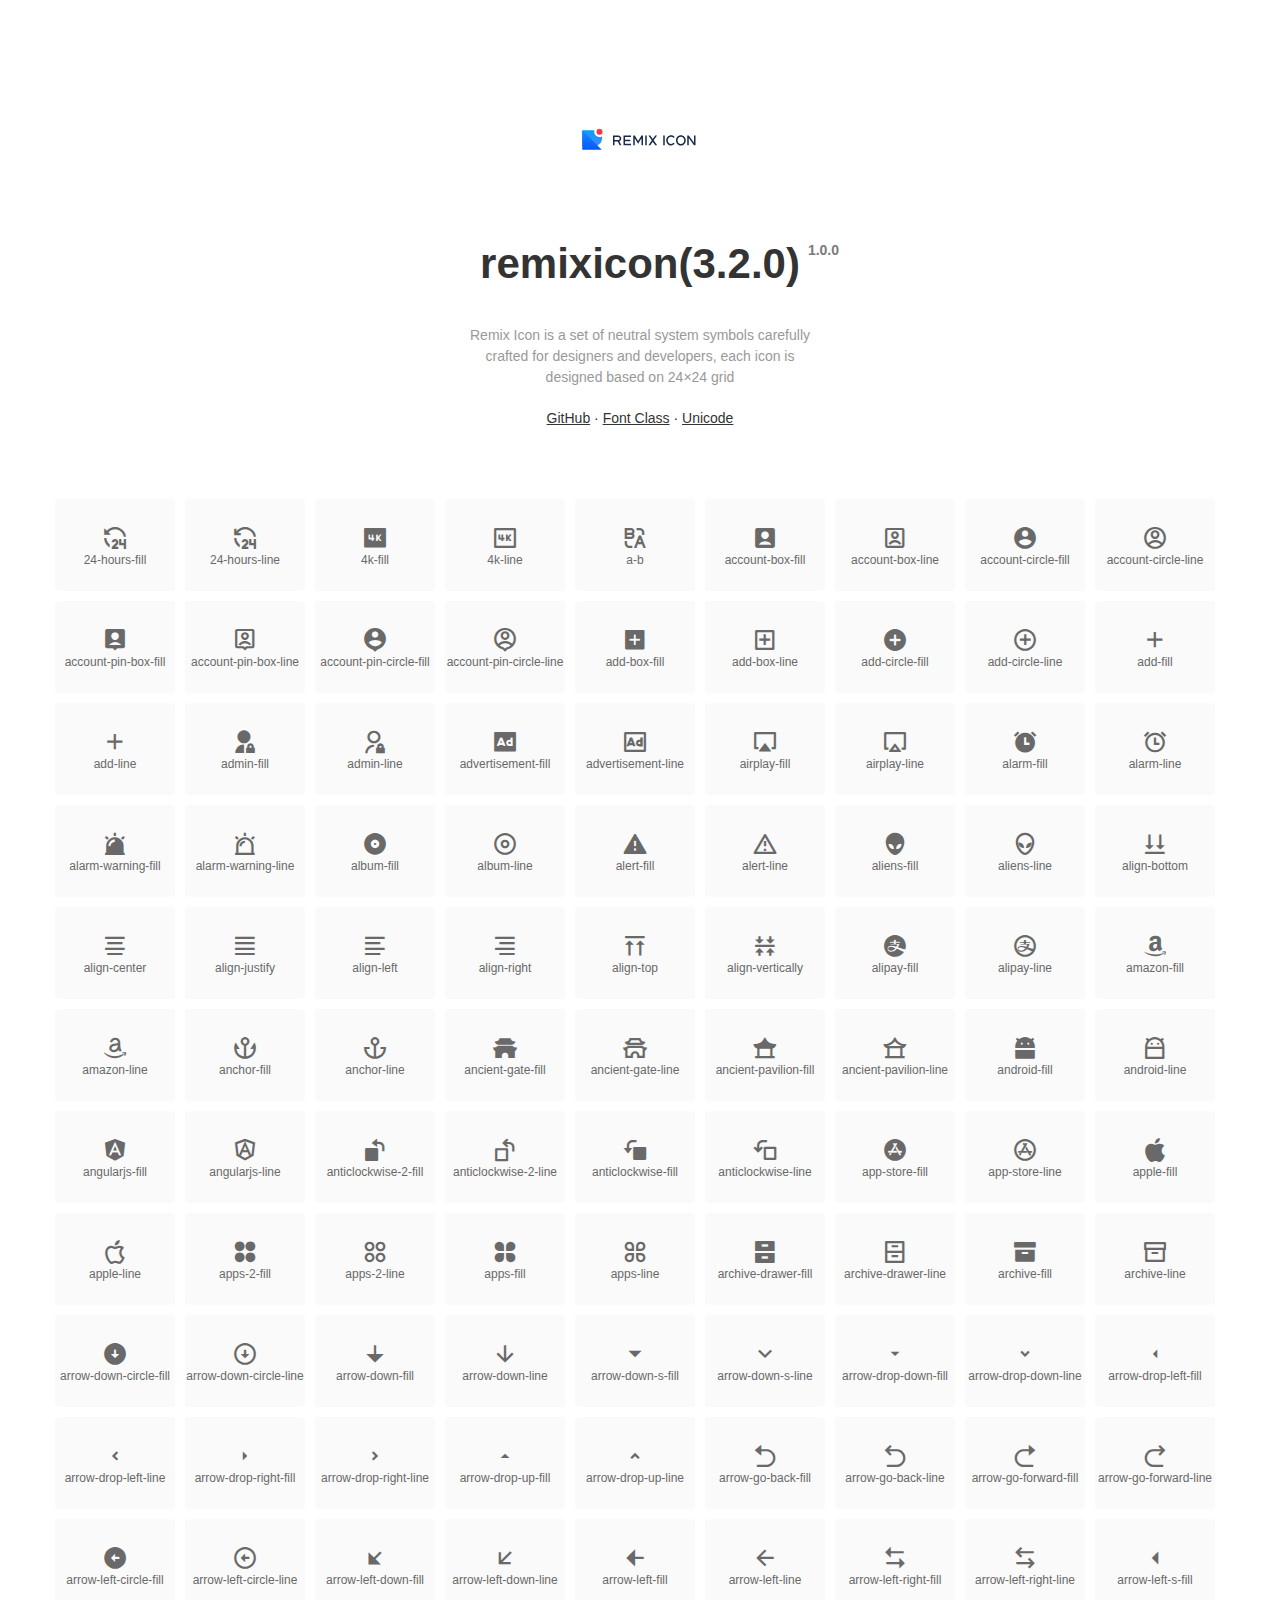
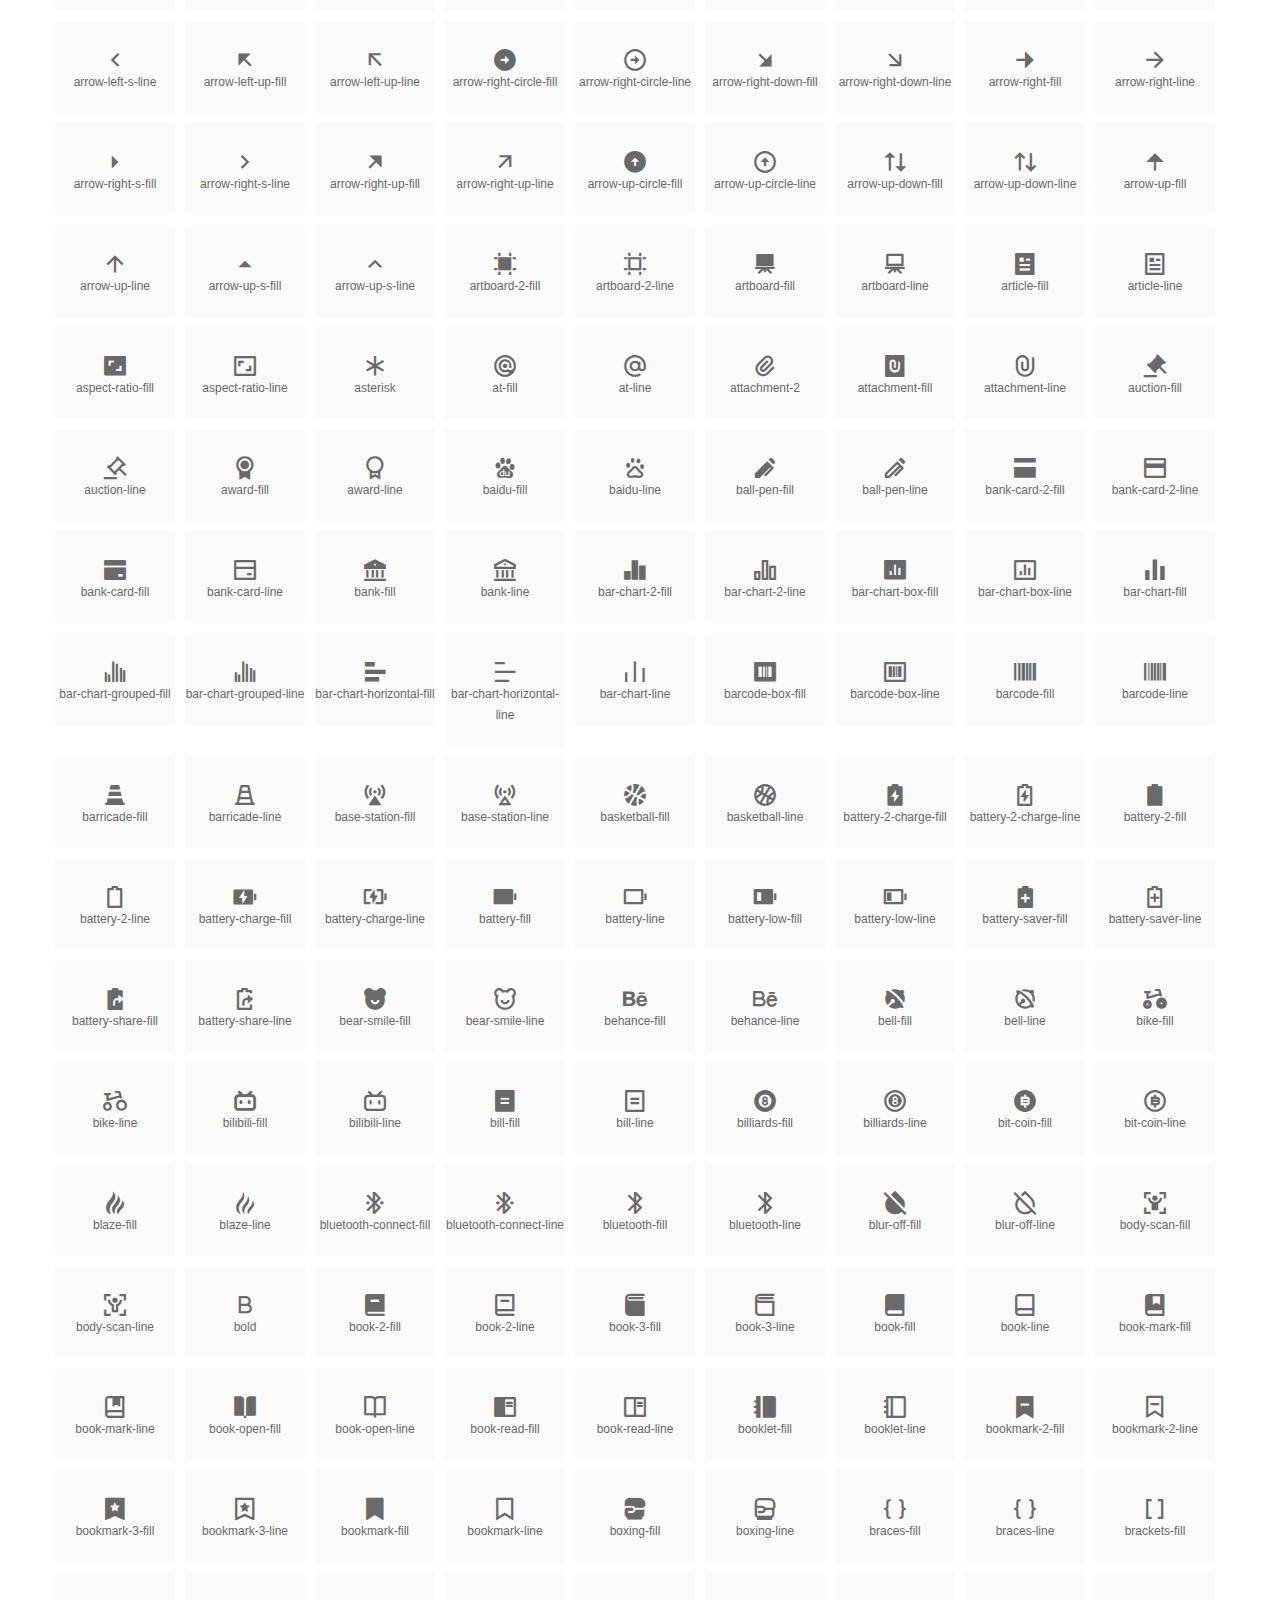
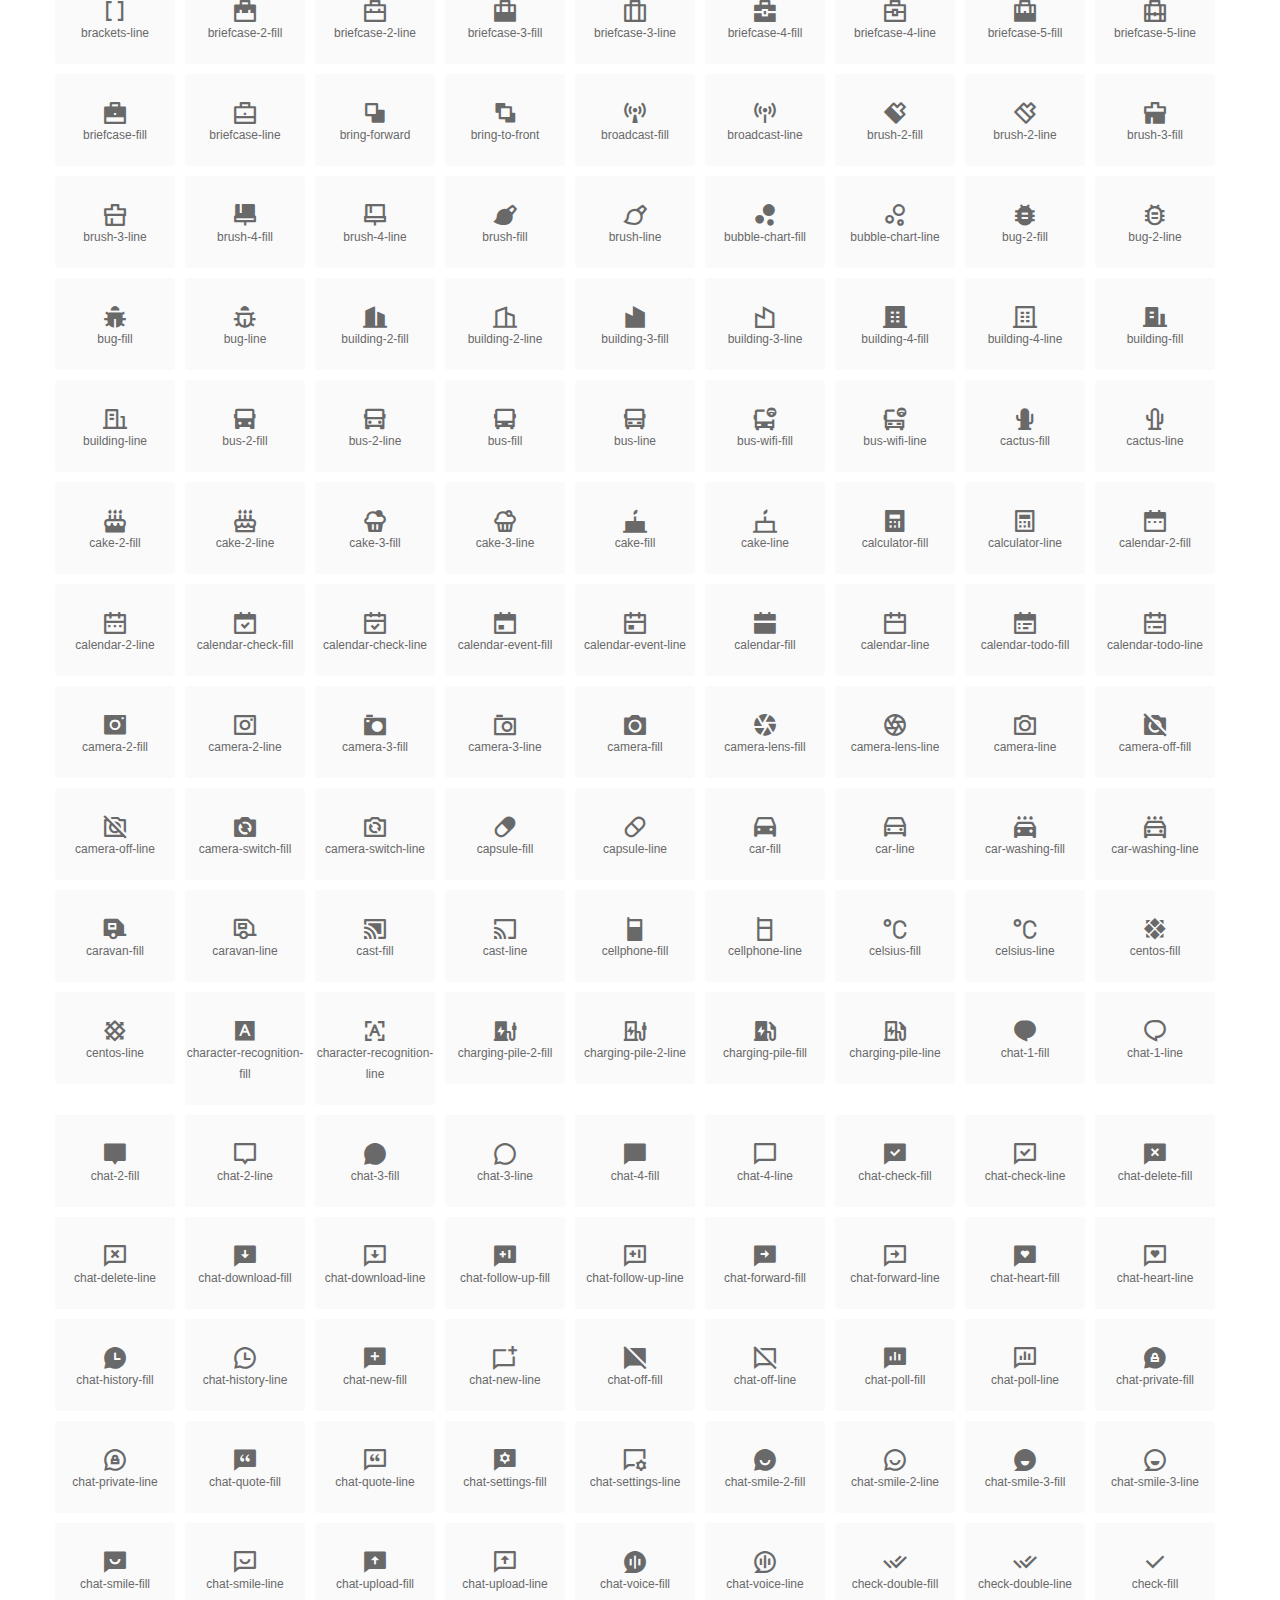
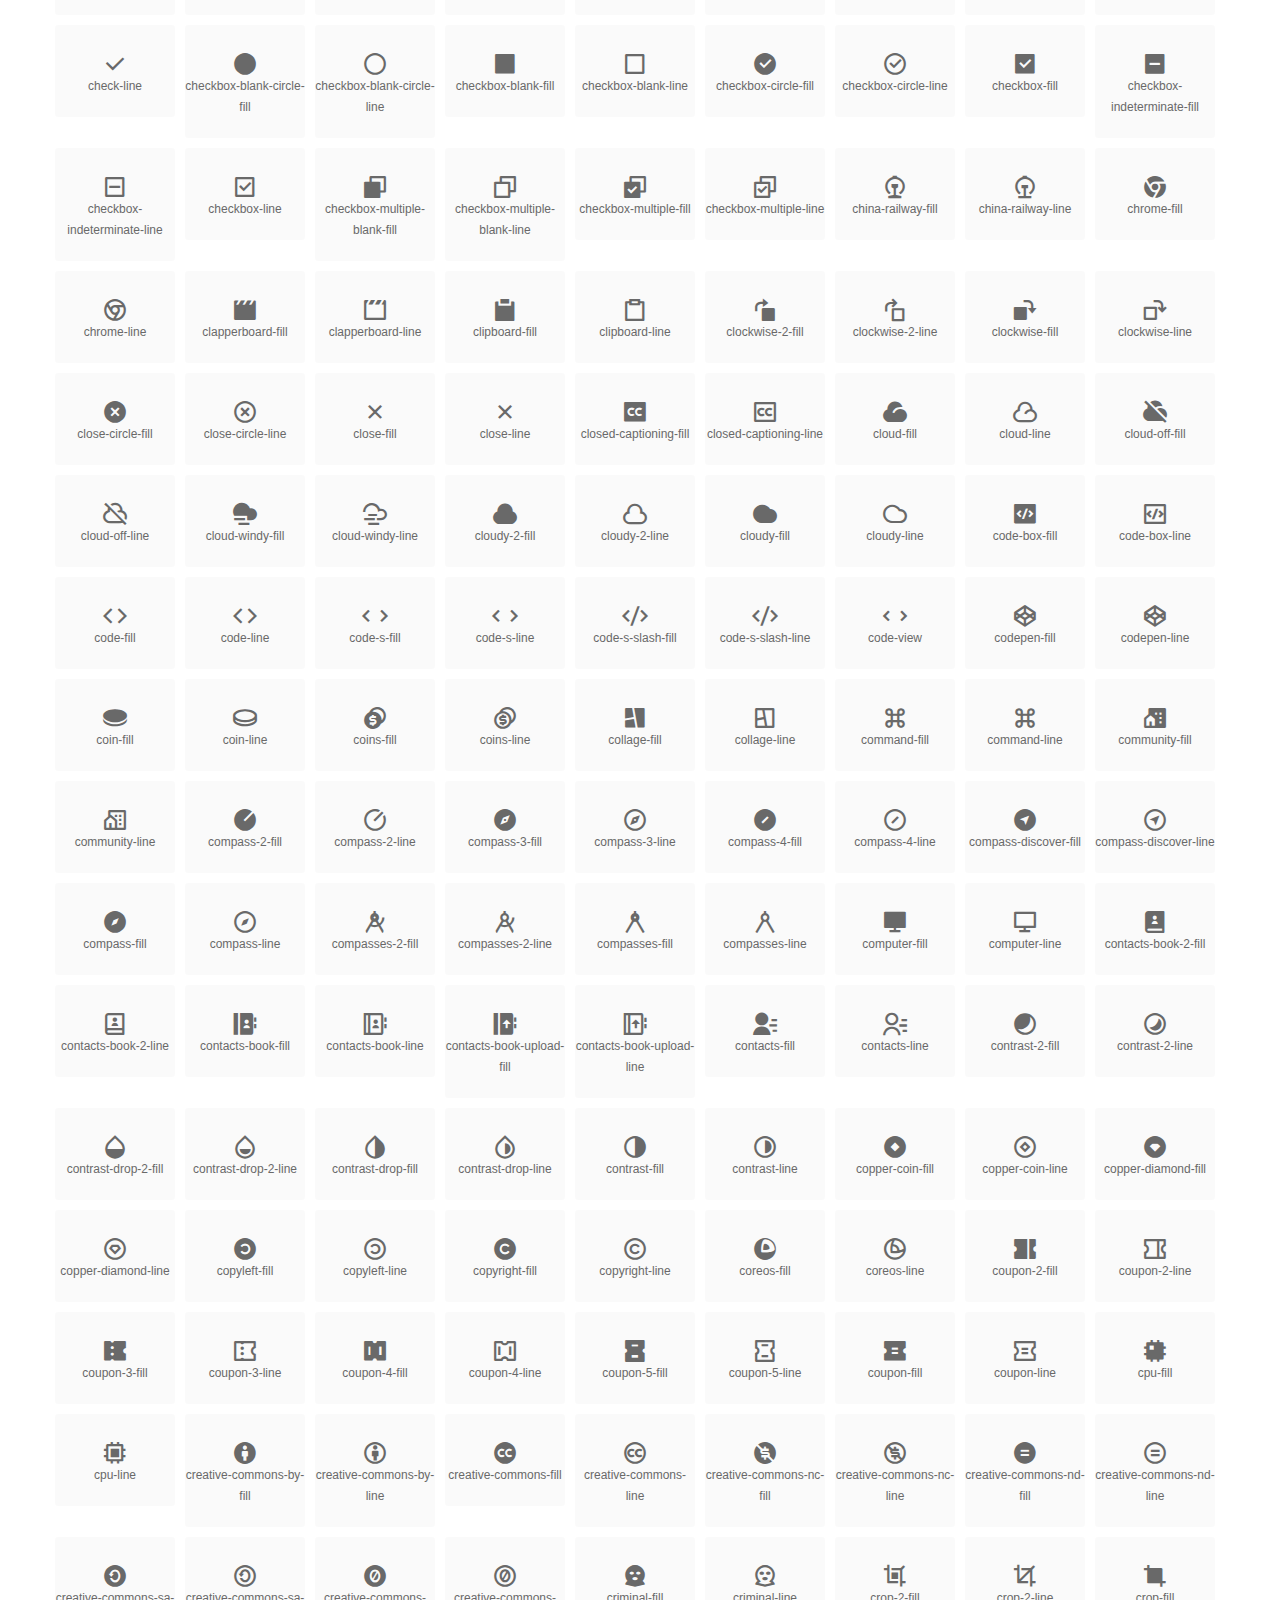
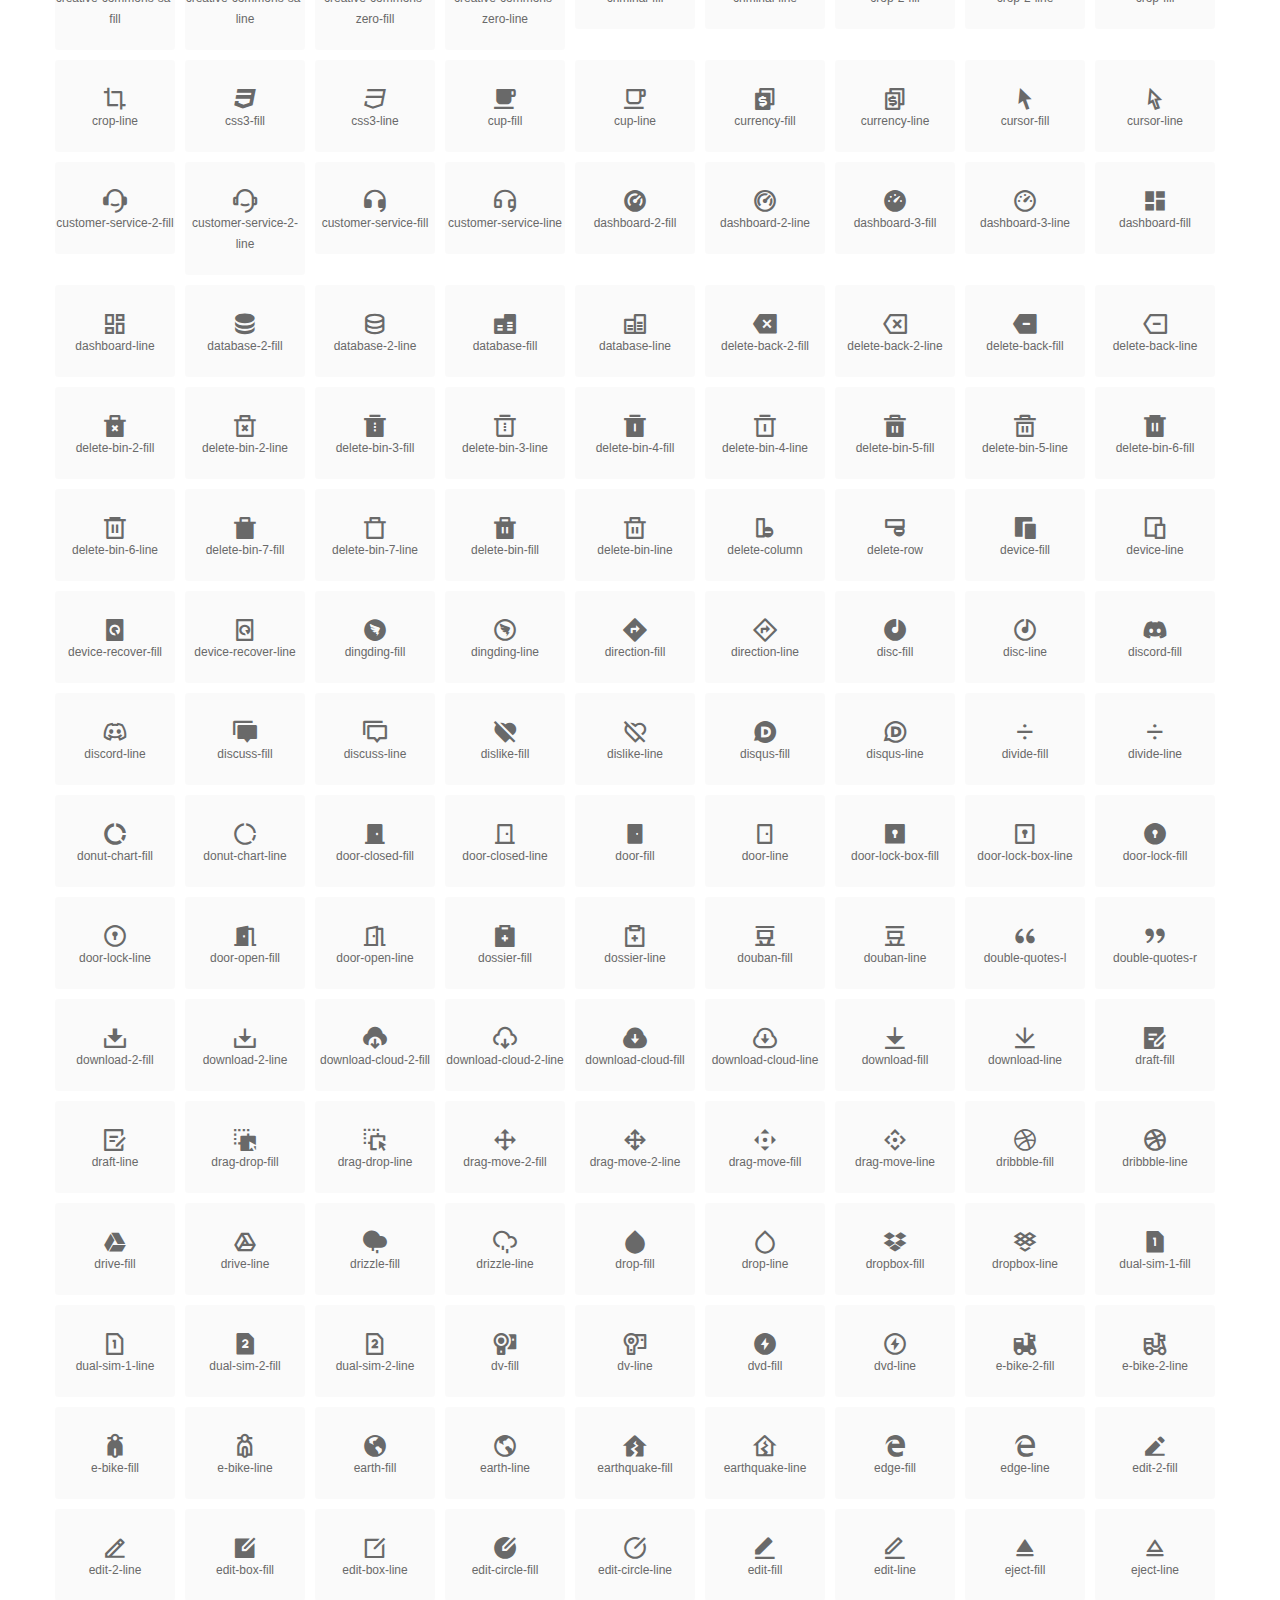
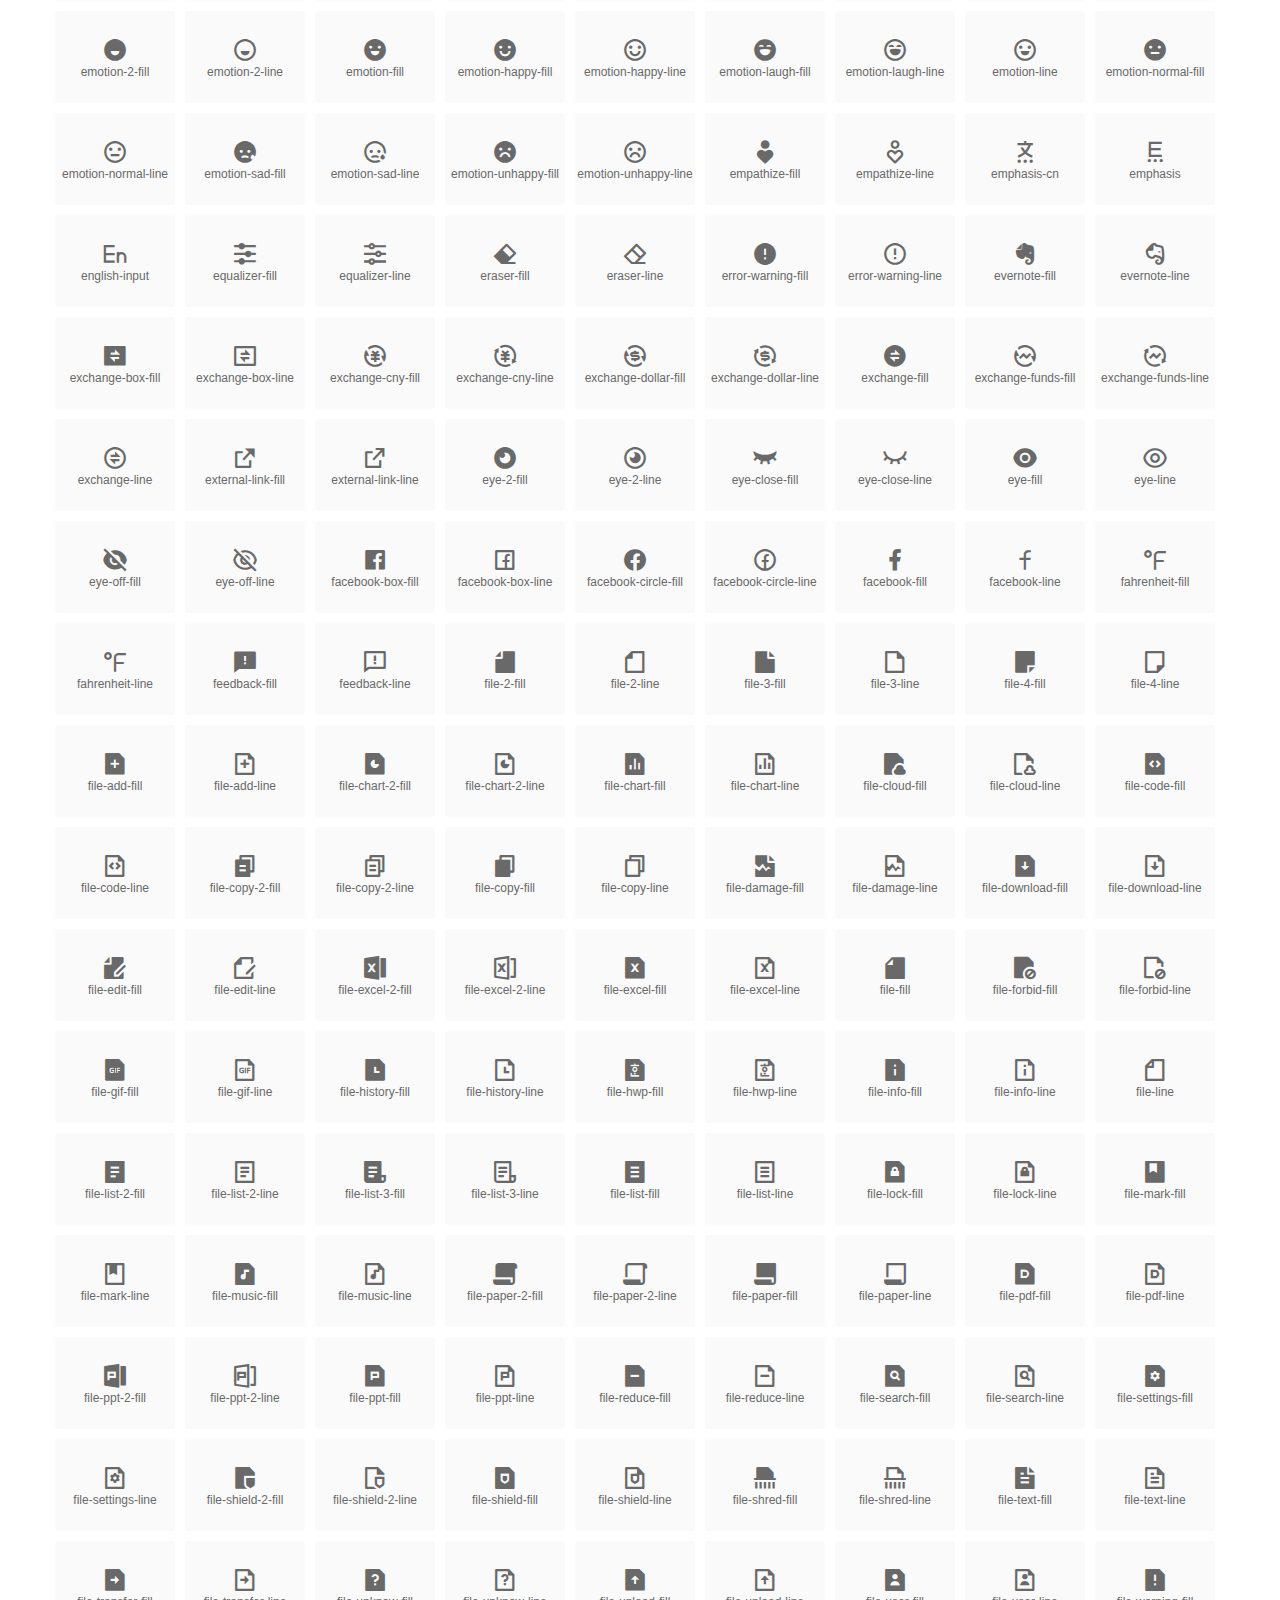
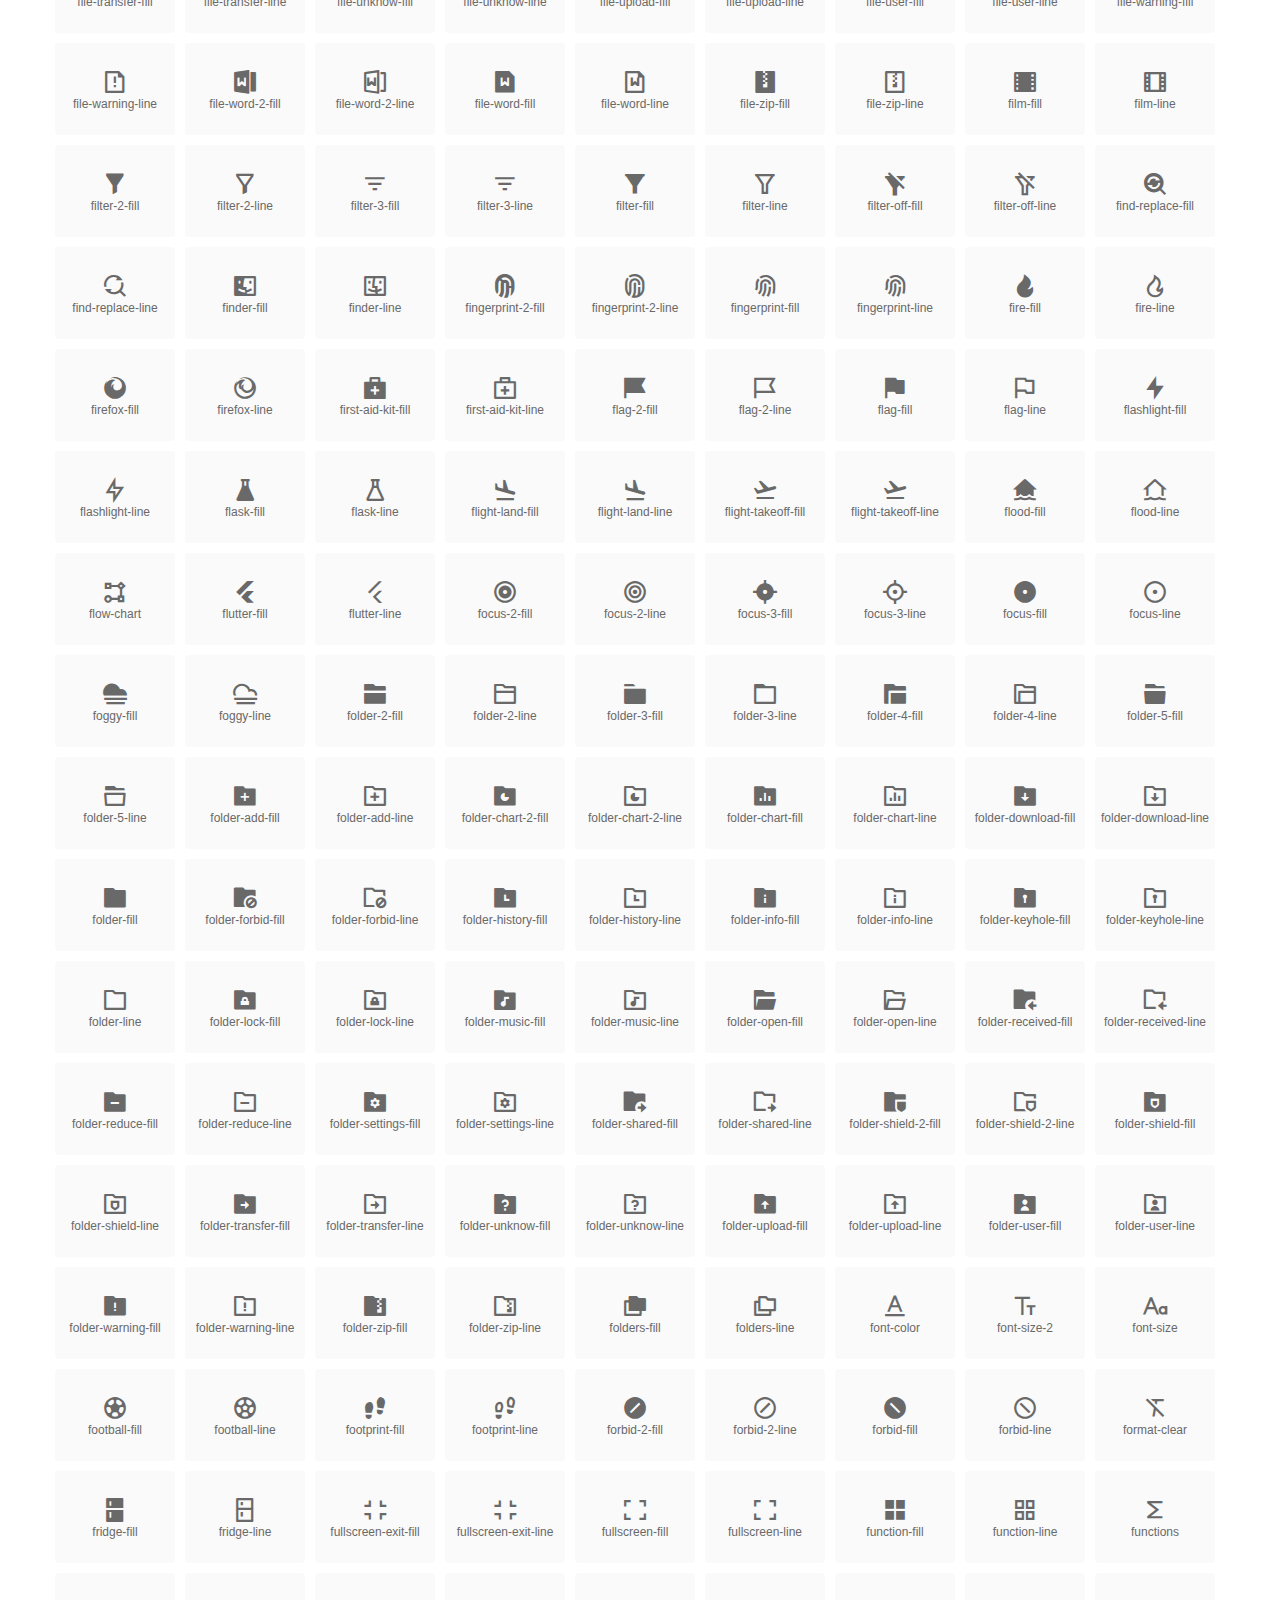
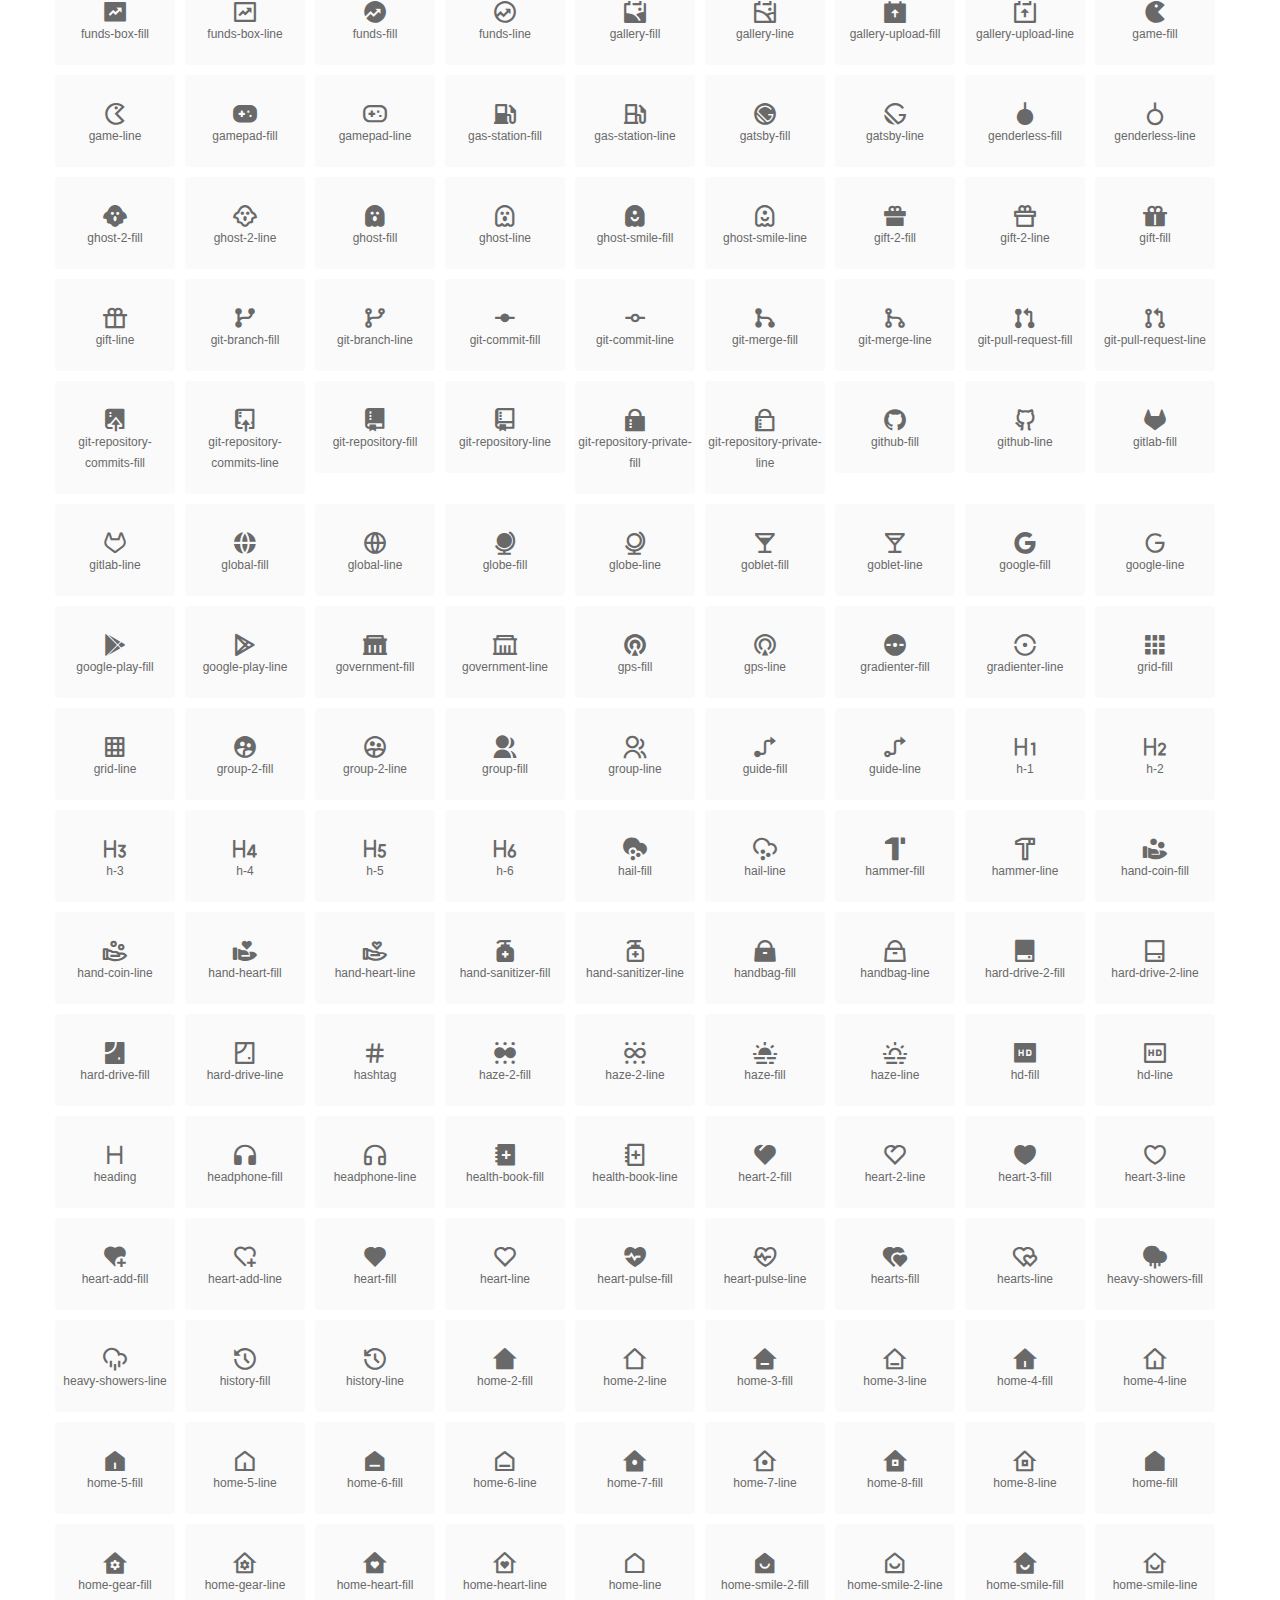
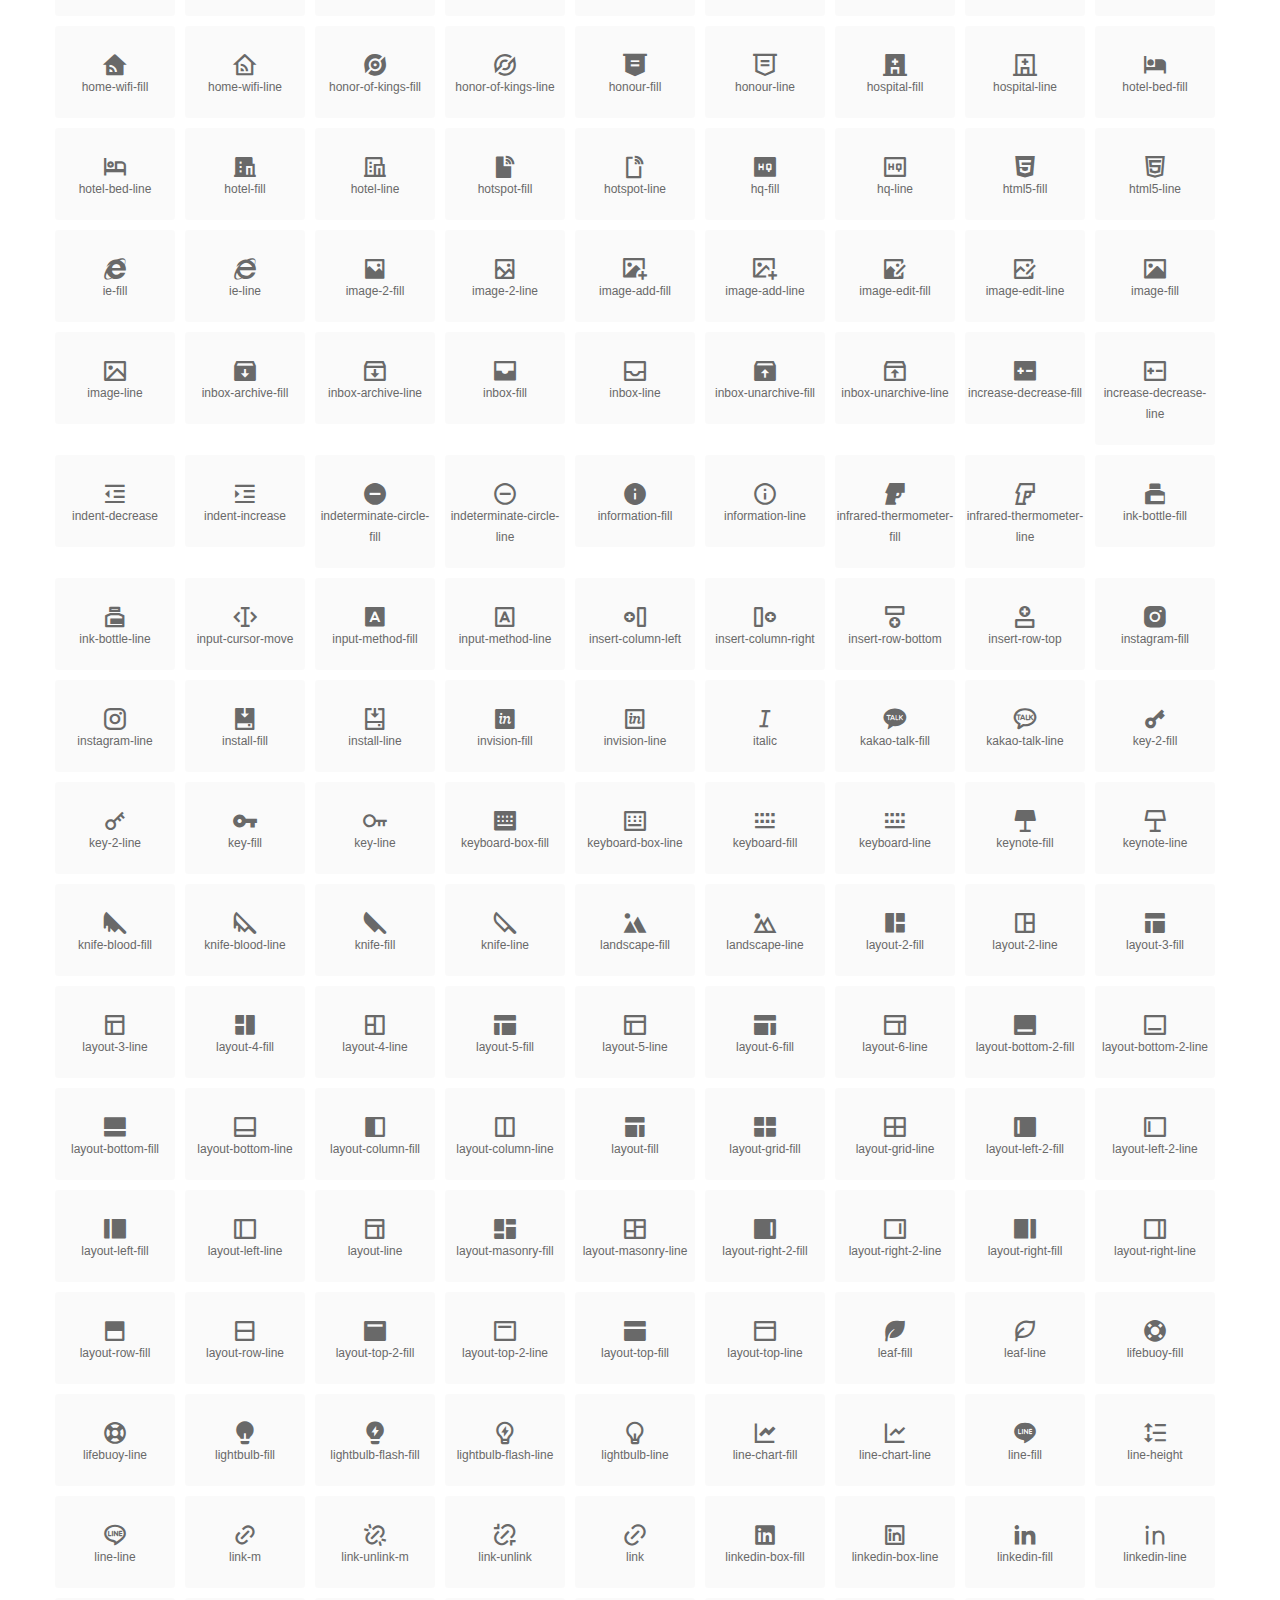
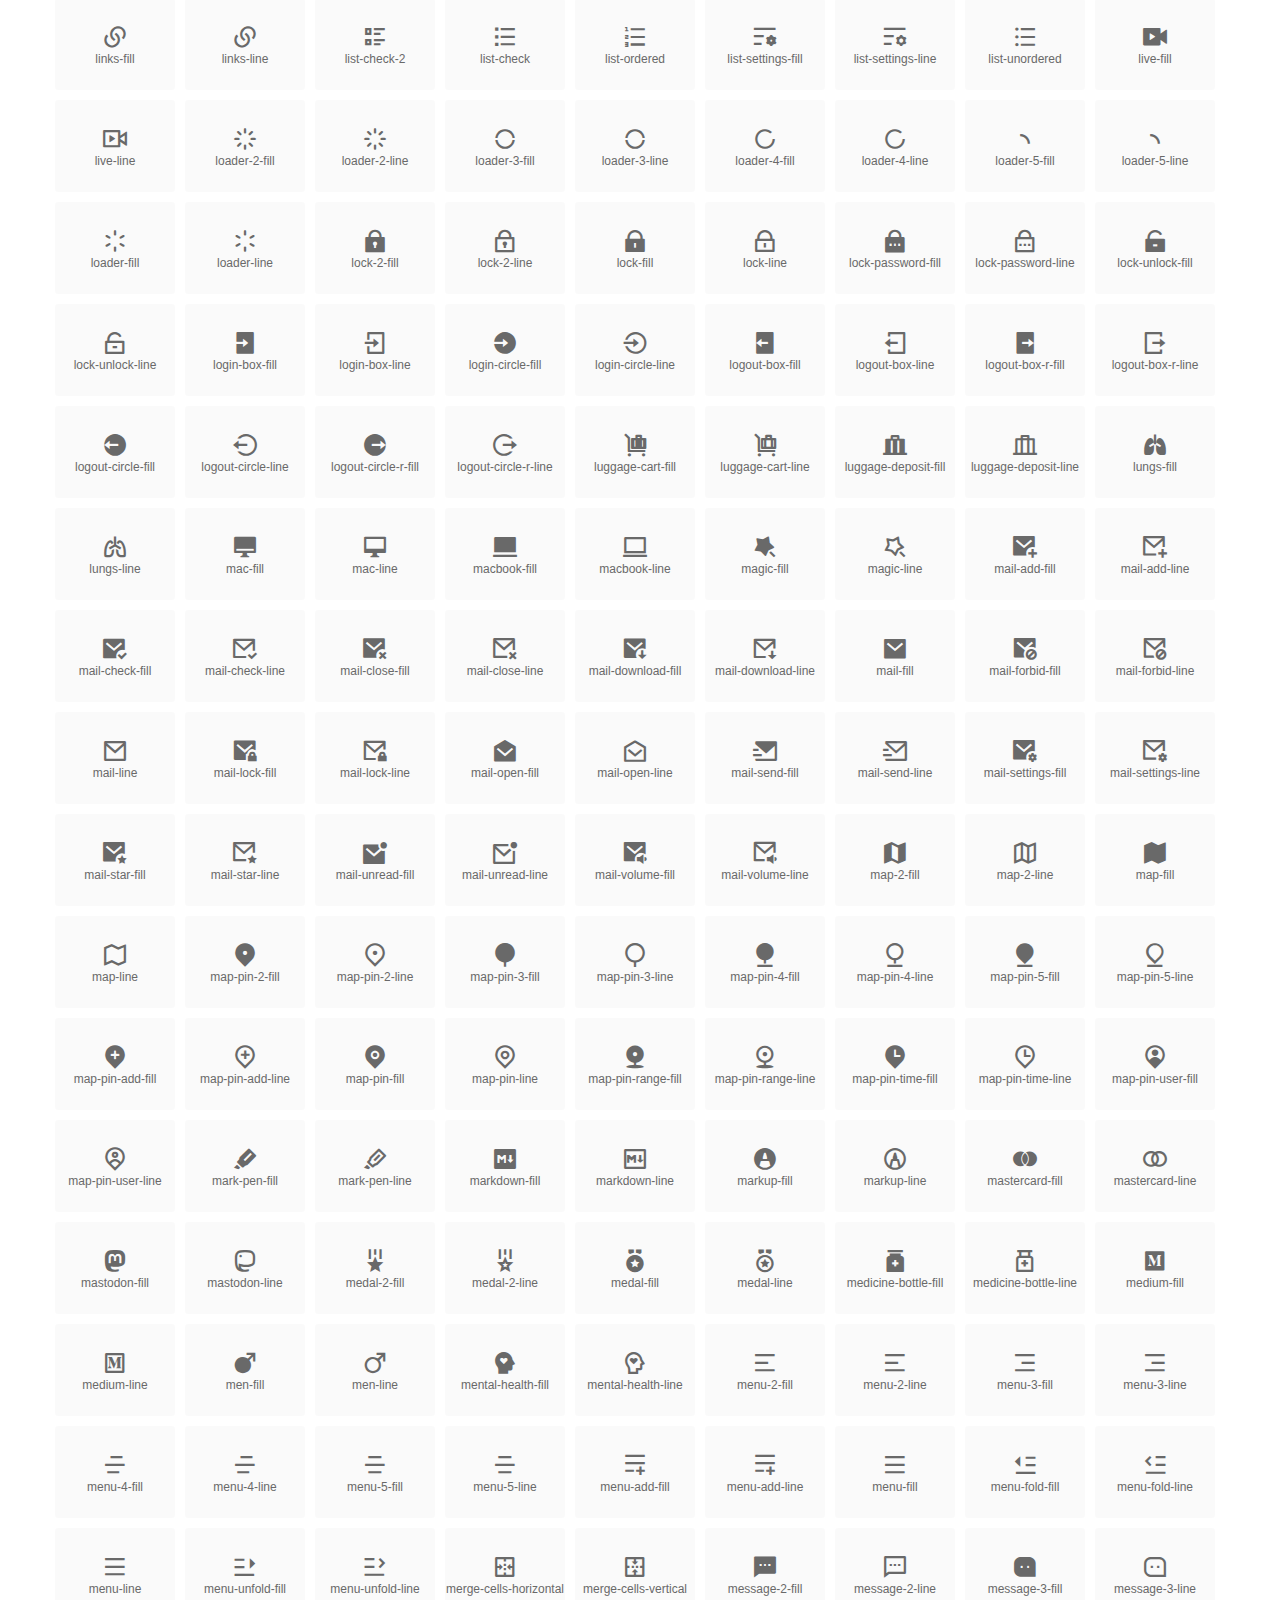
<file: extra/RemixIcon_Fonts_v3.2.0 (1)/fonts/index.html>
<!DOCTYPE html>
<html lang="en">
<head>
  <meta charset="UTF-8">
  <title>remixicon(3.2.0)</title>
  <meta name="viewport" content="width=device-width,minimum-scale=1.0,maximum-scale=1.0,user-scalable=no">
   
  <meta name="description" content="Remix Icon is a set of neutral system symbols carefully crafted for designers and developers, each icon is designed based on 24×24 grid">
   
  <meta name="keywords" content="remixicon,TTF,EOT,WOFF,WOFF2,SVG">
  
  
  
  <link rel="stylesheet" href="remixicon.css" />
  
  <style>
    *{margin: 0;padding: 0;list-style: none;}
    body { color: #696969; font: 12px/1.5 tahoma, arial, \5b8b\4f53, sans-serif; }
    a { color: #333; text-decoration: underline; }
    a:hover { color: rgb(9, 73, 209); }
    .header { color: #333; text-align: center; padding: 80px 0 60px 0; min-height: 153px; font-size: 14px; }
    .header .logo svg { height: 120px; width: 120px; }
    .header h1 { font-size: 42px; padding: 26px 0 10px 0; }
    .header sup {font-size: 14px; margin: 8px 0 0 8px; position: absolute; color: #7b7b7b; }
    .info {
      color: #999;
      font-weight: normal;
      max-width: 346px;
      margin: 0 auto;
      padding: 20px 0;
      font-size: 14px;
    }

    .icons { max-width: 1190px; margin: 0 auto; }
    .icons ul { text-align: center; }
    .icons ul li {
      vertical-align: top;
      width: 120px;
      display: inline-block;
      text-align: center;
      background-color: rgba(0,0,0,.02);
      border-radius: 3px;
      padding: 29px 0 10px 0;
      margin-right: 10px;
      margin-top: 10px;
      transition: all 0.6s ease;
    }
    .icons ul li:hover { background-color: rgba(0,0,0,.06); }
    .icons ul li:hover span { color: #3c75e4; opacity: 1; }
    .icons ul li .unicode { color: #8c8c8c; opacity: 0.3; }
    .icons ul li h4 {
      font-weight: normal;
      padding: 10px 0 5px 0;
      display: block;
      color: #8c8c8c;
      font-size: 14px;
      line-height: 12px;
      opacity: 0.8;
    }
    .icons ul li:hover h4 { opacity: 1; }
    .icons ul li svg { width: 24px; height: 24px; }
    .icons ul li:hover { color: #3c75e4; }
    .footer { text-align: center; padding: 10px 0 90px 0; }
    .footer a { text-align: center; padding: 10px 0 90px 0; color: #696969;}
    .footer a:hover { color: #0949d1; }
    .links { text-align: center; padding: 50px 0 0 0; font-size: 14px; }
    
    .icons ul li.class-icon { font-size: 21px; line-height: 21px; padding-bottom: 20px; }
    .icons ul li.class-icon p{ font-size: 12px; }
    .icons ul li.class-icon [class^="ri-"]{ font-size: 26px; }
    
    
    
  </style>
  
</head>

<body>
  
  <div class="header">
    
    <div class="logo">
      <a href="./"><svg width="160" height="32" viewBox="0 0 160 32" fill="none" xmlns="http://www.w3.org/2000/svg">
<path d="M121.5 9.80005C123.33 9.80005 124.984 10.5797 126.165 11.8344L124.75 13.2496C123.929 12.3549 122.773 11.8 121.5 11.8C119.029 11.8 117 13.891 117 16.5C117 19.1091 119.029 21.2 121.5 21.2C122.773 21.2 123.929 20.6452 124.75 19.7505L126.165 21.1657C124.984 22.4204 123.33 23.2 121.5 23.2C117.91 23.2 115 20.2004 115 16.5C115 12.7997 117.91 9.80005 121.5 9.80005Z" fill="#1A2947"/>
<path d="M113 10V23H111V10H113Z" fill="#1A2947"/>
<path d="M154 23V9.99988H152L152 19.6019L144.997 9.99988L143 10.0039V23H145L145 13.3969L152 23H154Z" fill="#1A2947"/>
<path d="M68 10V12H60V15.5H67V17.5H60V21H68V23H58V10H68Z" fill="#1A2947"/>
<path d="M82 10L77.4999 17.201L73 10H71V23H73V13.775L77.4999 20.975L82 13.773V23H84V10H82Z" fill="#1A2947"/>
<path d="M89 10V23H87V10H89Z" fill="#1A2947"/>
<path d="M96.9999 14.7565L93.6689 9.99951H91.2279L95.7789 16.4995L91.2289 22.9995H93.6689L96.9999 18.2435L100.33 22.9995H102.772L98.2209 16.4995L102.773 9.99951H100.33L96.9999 14.7565Z" fill="#1A2947"/>
<path fill-rule="evenodd" clip-rule="evenodd" d="M141 16.5C141 12.7997 138.09 9.80005 134.5 9.80005C130.91 9.80005 128 12.7997 128 16.5C128 20.2004 130.91 23.2 134.5 23.2C138.09 23.2 141 20.2004 141 16.5ZM130 16.5C130 13.891 132.029 11.8 134.5 11.8C136.971 11.8 139 13.891 139 16.5C139 19.1091 136.971 21.2 134.5 21.2C132.029 21.2 130 19.1091 130 16.5Z" fill="#1A2947"/>
<path fill-rule="evenodd" clip-rule="evenodd" d="M51 10C53.2091 10 55 11.7909 55 14C55 15.7175 53.9176 17.1821 52.3977 17.749L55.1901 22.999H52.9251L50.267 18H46V23H44V10H51ZM46 11.999V15.999L51 16C52.1046 16 53 15.1046 53 14C53 12.8955 52.1 12 51 12L46 11.999Z" fill="#1A2947"/>
<path fill-rule="evenodd" clip-rule="evenodd" d="M19.2887 3.00389C19.1928 3.0013 19.0965 3 19 3H3V24H19C24.799 24 29.5 19.299 29.5 13.5C29.5 12.7108 29.4129 11.942 29.2479 11.2025C28.2772 11.7119 27.1722 12 26 12C22.134 12 19 8.86599 19 5C19 4.30645 19.1009 3.63646 19.2887 3.00389Z" fill="url(#paint0_linear_960_1054)"/>
<g filter="url(#filter0_b_960_1054)">
<path fill-rule="evenodd" clip-rule="evenodd" d="M3 3L29 29H3V3Z" fill="url(#paint1_linear_960_1054)"/>
</g>
<circle cx="26" cy="5" r="4" fill="url(#paint2_linear_960_1054)"/>
<defs>
<filter id="filter0_b_960_1054" x="-2.43656" y="-2.43656" width="36.8731" height="36.8731" filterUnits="userSpaceOnUse" color-interpolation-filters="sRGB">
<feFlood flood-opacity="0" result="BackgroundImageFix"/>
<feGaussianBlur in="BackgroundImage" stdDeviation="2.71828"/>
<feComposite in2="SourceAlpha" operator="in" result="effect1_backgroundBlur_960_1054"/>
<feBlend mode="normal" in="SourceGraphic" in2="effect1_backgroundBlur_960_1054" result="shape"/>
</filter>
<linearGradient id="paint0_linear_960_1054" x1="3" y1="3" x2="3" y2="24" gradientUnits="userSpaceOnUse">
<stop stop-color="#05A0FA"/>
<stop offset="1" stop-color="#4785FF"/>
</linearGradient>
<linearGradient id="paint1_linear_960_1054" x1="3" y1="3" x2="3" y2="29" gradientUnits="userSpaceOnUse">
<stop stop-color="#1A8CFF"/>
<stop offset="1" stop-color="#0557FA"/>
</linearGradient>
<linearGradient id="paint2_linear_960_1054" x1="22" y1="1" x2="22" y2="9" gradientUnits="userSpaceOnUse">
<stop stop-color="#FF463A"/>
<stop offset="1" stop-color="#FF1F5A"/>
</linearGradient>
</defs>
</svg>
</a>
    </div>
    
    <h1>remixicon(3.2.0)<sup>1.0.0</sup></h1>
    <div class="info">
      Remix Icon is a set of neutral system symbols carefully crafted for designers and developers, each icon is designed based on 24×24 grid
    </div>
    <p>
      
      <a href="https://github.com/Remix-Design/remixicon.git">GitHub</a> · 
      
      <a href="index.html">Font Class</a> · 
      
      <a href="unicode.html">Unicode</a>
      
    </p>
  </div>
  <div class="icons">
    <ul>
      <li class="class-icon"><i class="ri-24-hours-fill"></i><p class="name">24-hours-fill</p></li><li class="class-icon"><i class="ri-24-hours-line"></i><p class="name">24-hours-line</p></li><li class="class-icon"><i class="ri-4k-fill"></i><p class="name">4k-fill</p></li><li class="class-icon"><i class="ri-4k-line"></i><p class="name">4k-line</p></li><li class="class-icon"><i class="ri-a-b"></i><p class="name">a-b</p></li><li class="class-icon"><i class="ri-account-box-fill"></i><p class="name">account-box-fill</p></li><li class="class-icon"><i class="ri-account-box-line"></i><p class="name">account-box-line</p></li><li class="class-icon"><i class="ri-account-circle-fill"></i><p class="name">account-circle-fill</p></li><li class="class-icon"><i class="ri-account-circle-line"></i><p class="name">account-circle-line</p></li><li class="class-icon"><i class="ri-account-pin-box-fill"></i><p class="name">account-pin-box-fill</p></li><li class="class-icon"><i class="ri-account-pin-box-line"></i><p class="name">account-pin-box-line</p></li><li class="class-icon"><i class="ri-account-pin-circle-fill"></i><p class="name">account-pin-circle-fill</p></li><li class="class-icon"><i class="ri-account-pin-circle-line"></i><p class="name">account-pin-circle-line</p></li><li class="class-icon"><i class="ri-add-box-fill"></i><p class="name">add-box-fill</p></li><li class="class-icon"><i class="ri-add-box-line"></i><p class="name">add-box-line</p></li><li class="class-icon"><i class="ri-add-circle-fill"></i><p class="name">add-circle-fill</p></li><li class="class-icon"><i class="ri-add-circle-line"></i><p class="name">add-circle-line</p></li><li class="class-icon"><i class="ri-add-fill"></i><p class="name">add-fill</p></li><li class="class-icon"><i class="ri-add-line"></i><p class="name">add-line</p></li><li class="class-icon"><i class="ri-admin-fill"></i><p class="name">admin-fill</p></li><li class="class-icon"><i class="ri-admin-line"></i><p class="name">admin-line</p></li><li class="class-icon"><i class="ri-advertisement-fill"></i><p class="name">advertisement-fill</p></li><li class="class-icon"><i class="ri-advertisement-line"></i><p class="name">advertisement-line</p></li><li class="class-icon"><i class="ri-airplay-fill"></i><p class="name">airplay-fill</p></li><li class="class-icon"><i class="ri-airplay-line"></i><p class="name">airplay-line</p></li><li class="class-icon"><i class="ri-alarm-fill"></i><p class="name">alarm-fill</p></li><li class="class-icon"><i class="ri-alarm-line"></i><p class="name">alarm-line</p></li><li class="class-icon"><i class="ri-alarm-warning-fill"></i><p class="name">alarm-warning-fill</p></li><li class="class-icon"><i class="ri-alarm-warning-line"></i><p class="name">alarm-warning-line</p></li><li class="class-icon"><i class="ri-album-fill"></i><p class="name">album-fill</p></li><li class="class-icon"><i class="ri-album-line"></i><p class="name">album-line</p></li><li class="class-icon"><i class="ri-alert-fill"></i><p class="name">alert-fill</p></li><li class="class-icon"><i class="ri-alert-line"></i><p class="name">alert-line</p></li><li class="class-icon"><i class="ri-aliens-fill"></i><p class="name">aliens-fill</p></li><li class="class-icon"><i class="ri-aliens-line"></i><p class="name">aliens-line</p></li><li class="class-icon"><i class="ri-align-bottom"></i><p class="name">align-bottom</p></li><li class="class-icon"><i class="ri-align-center"></i><p class="name">align-center</p></li><li class="class-icon"><i class="ri-align-justify"></i><p class="name">align-justify</p></li><li class="class-icon"><i class="ri-align-left"></i><p class="name">align-left</p></li><li class="class-icon"><i class="ri-align-right"></i><p class="name">align-right</p></li><li class="class-icon"><i class="ri-align-top"></i><p class="name">align-top</p></li><li class="class-icon"><i class="ri-align-vertically"></i><p class="name">align-vertically</p></li><li class="class-icon"><i class="ri-alipay-fill"></i><p class="name">alipay-fill</p></li><li class="class-icon"><i class="ri-alipay-line"></i><p class="name">alipay-line</p></li><li class="class-icon"><i class="ri-amazon-fill"></i><p class="name">amazon-fill</p></li><li class="class-icon"><i class="ri-amazon-line"></i><p class="name">amazon-line</p></li><li class="class-icon"><i class="ri-anchor-fill"></i><p class="name">anchor-fill</p></li><li class="class-icon"><i class="ri-anchor-line"></i><p class="name">anchor-line</p></li><li class="class-icon"><i class="ri-ancient-gate-fill"></i><p class="name">ancient-gate-fill</p></li><li class="class-icon"><i class="ri-ancient-gate-line"></i><p class="name">ancient-gate-line</p></li><li class="class-icon"><i class="ri-ancient-pavilion-fill"></i><p class="name">ancient-pavilion-fill</p></li><li class="class-icon"><i class="ri-ancient-pavilion-line"></i><p class="name">ancient-pavilion-line</p></li><li class="class-icon"><i class="ri-android-fill"></i><p class="name">android-fill</p></li><li class="class-icon"><i class="ri-android-line"></i><p class="name">android-line</p></li><li class="class-icon"><i class="ri-angularjs-fill"></i><p class="name">angularjs-fill</p></li><li class="class-icon"><i class="ri-angularjs-line"></i><p class="name">angularjs-line</p></li><li class="class-icon"><i class="ri-anticlockwise-2-fill"></i><p class="name">anticlockwise-2-fill</p></li><li class="class-icon"><i class="ri-anticlockwise-2-line"></i><p class="name">anticlockwise-2-line</p></li><li class="class-icon"><i class="ri-anticlockwise-fill"></i><p class="name">anticlockwise-fill</p></li><li class="class-icon"><i class="ri-anticlockwise-line"></i><p class="name">anticlockwise-line</p></li><li class="class-icon"><i class="ri-app-store-fill"></i><p class="name">app-store-fill</p></li><li class="class-icon"><i class="ri-app-store-line"></i><p class="name">app-store-line</p></li><li class="class-icon"><i class="ri-apple-fill"></i><p class="name">apple-fill</p></li><li class="class-icon"><i class="ri-apple-line"></i><p class="name">apple-line</p></li><li class="class-icon"><i class="ri-apps-2-fill"></i><p class="name">apps-2-fill</p></li><li class="class-icon"><i class="ri-apps-2-line"></i><p class="name">apps-2-line</p></li><li class="class-icon"><i class="ri-apps-fill"></i><p class="name">apps-fill</p></li><li class="class-icon"><i class="ri-apps-line"></i><p class="name">apps-line</p></li><li class="class-icon"><i class="ri-archive-drawer-fill"></i><p class="name">archive-drawer-fill</p></li><li class="class-icon"><i class="ri-archive-drawer-line"></i><p class="name">archive-drawer-line</p></li><li class="class-icon"><i class="ri-archive-fill"></i><p class="name">archive-fill</p></li><li class="class-icon"><i class="ri-archive-line"></i><p class="name">archive-line</p></li><li class="class-icon"><i class="ri-arrow-down-circle-fill"></i><p class="name">arrow-down-circle-fill</p></li><li class="class-icon"><i class="ri-arrow-down-circle-line"></i><p class="name">arrow-down-circle-line</p></li><li class="class-icon"><i class="ri-arrow-down-fill"></i><p class="name">arrow-down-fill</p></li><li class="class-icon"><i class="ri-arrow-down-line"></i><p class="name">arrow-down-line</p></li><li class="class-icon"><i class="ri-arrow-down-s-fill"></i><p class="name">arrow-down-s-fill</p></li><li class="class-icon"><i class="ri-arrow-down-s-line"></i><p class="name">arrow-down-s-line</p></li><li class="class-icon"><i class="ri-arrow-drop-down-fill"></i><p class="name">arrow-drop-down-fill</p></li><li class="class-icon"><i class="ri-arrow-drop-down-line"></i><p class="name">arrow-drop-down-line</p></li><li class="class-icon"><i class="ri-arrow-drop-left-fill"></i><p class="name">arrow-drop-left-fill</p></li><li class="class-icon"><i class="ri-arrow-drop-left-line"></i><p class="name">arrow-drop-left-line</p></li><li class="class-icon"><i class="ri-arrow-drop-right-fill"></i><p class="name">arrow-drop-right-fill</p></li><li class="class-icon"><i class="ri-arrow-drop-right-line"></i><p class="name">arrow-drop-right-line</p></li><li class="class-icon"><i class="ri-arrow-drop-up-fill"></i><p class="name">arrow-drop-up-fill</p></li><li class="class-icon"><i class="ri-arrow-drop-up-line"></i><p class="name">arrow-drop-up-line</p></li><li class="class-icon"><i class="ri-arrow-go-back-fill"></i><p class="name">arrow-go-back-fill</p></li><li class="class-icon"><i class="ri-arrow-go-back-line"></i><p class="name">arrow-go-back-line</p></li><li class="class-icon"><i class="ri-arrow-go-forward-fill"></i><p class="name">arrow-go-forward-fill</p></li><li class="class-icon"><i class="ri-arrow-go-forward-line"></i><p class="name">arrow-go-forward-line</p></li><li class="class-icon"><i class="ri-arrow-left-circle-fill"></i><p class="name">arrow-left-circle-fill</p></li><li class="class-icon"><i class="ri-arrow-left-circle-line"></i><p class="name">arrow-left-circle-line</p></li><li class="class-icon"><i class="ri-arrow-left-down-fill"></i><p class="name">arrow-left-down-fill</p></li><li class="class-icon"><i class="ri-arrow-left-down-line"></i><p class="name">arrow-left-down-line</p></li><li class="class-icon"><i class="ri-arrow-left-fill"></i><p class="name">arrow-left-fill</p></li><li class="class-icon"><i class="ri-arrow-left-line"></i><p class="name">arrow-left-line</p></li><li class="class-icon"><i class="ri-arrow-left-right-fill"></i><p class="name">arrow-left-right-fill</p></li><li class="class-icon"><i class="ri-arrow-left-right-line"></i><p class="name">arrow-left-right-line</p></li><li class="class-icon"><i class="ri-arrow-left-s-fill"></i><p class="name">arrow-left-s-fill</p></li><li class="class-icon"><i class="ri-arrow-left-s-line"></i><p class="name">arrow-left-s-line</p></li><li class="class-icon"><i class="ri-arrow-left-up-fill"></i><p class="name">arrow-left-up-fill</p></li><li class="class-icon"><i class="ri-arrow-left-up-line"></i><p class="name">arrow-left-up-line</p></li><li class="class-icon"><i class="ri-arrow-right-circle-fill"></i><p class="name">arrow-right-circle-fill</p></li><li class="class-icon"><i class="ri-arrow-right-circle-line"></i><p class="name">arrow-right-circle-line</p></li><li class="class-icon"><i class="ri-arrow-right-down-fill"></i><p class="name">arrow-right-down-fill</p></li><li class="class-icon"><i class="ri-arrow-right-down-line"></i><p class="name">arrow-right-down-line</p></li><li class="class-icon"><i class="ri-arrow-right-fill"></i><p class="name">arrow-right-fill</p></li><li class="class-icon"><i class="ri-arrow-right-line"></i><p class="name">arrow-right-line</p></li><li class="class-icon"><i class="ri-arrow-right-s-fill"></i><p class="name">arrow-right-s-fill</p></li><li class="class-icon"><i class="ri-arrow-right-s-line"></i><p class="name">arrow-right-s-line</p></li><li class="class-icon"><i class="ri-arrow-right-up-fill"></i><p class="name">arrow-right-up-fill</p></li><li class="class-icon"><i class="ri-arrow-right-up-line"></i><p class="name">arrow-right-up-line</p></li><li class="class-icon"><i class="ri-arrow-up-circle-fill"></i><p class="name">arrow-up-circle-fill</p></li><li class="class-icon"><i class="ri-arrow-up-circle-line"></i><p class="name">arrow-up-circle-line</p></li><li class="class-icon"><i class="ri-arrow-up-down-fill"></i><p class="name">arrow-up-down-fill</p></li><li class="class-icon"><i class="ri-arrow-up-down-line"></i><p class="name">arrow-up-down-line</p></li><li class="class-icon"><i class="ri-arrow-up-fill"></i><p class="name">arrow-up-fill</p></li><li class="class-icon"><i class="ri-arrow-up-line"></i><p class="name">arrow-up-line</p></li><li class="class-icon"><i class="ri-arrow-up-s-fill"></i><p class="name">arrow-up-s-fill</p></li><li class="class-icon"><i class="ri-arrow-up-s-line"></i><p class="name">arrow-up-s-line</p></li><li class="class-icon"><i class="ri-artboard-2-fill"></i><p class="name">artboard-2-fill</p></li><li class="class-icon"><i class="ri-artboard-2-line"></i><p class="name">artboard-2-line</p></li><li class="class-icon"><i class="ri-artboard-fill"></i><p class="name">artboard-fill</p></li><li class="class-icon"><i class="ri-artboard-line"></i><p class="name">artboard-line</p></li><li class="class-icon"><i class="ri-article-fill"></i><p class="name">article-fill</p></li><li class="class-icon"><i class="ri-article-line"></i><p class="name">article-line</p></li><li class="class-icon"><i class="ri-aspect-ratio-fill"></i><p class="name">aspect-ratio-fill</p></li><li class="class-icon"><i class="ri-aspect-ratio-line"></i><p class="name">aspect-ratio-line</p></li><li class="class-icon"><i class="ri-asterisk"></i><p class="name">asterisk</p></li><li class="class-icon"><i class="ri-at-fill"></i><p class="name">at-fill</p></li><li class="class-icon"><i class="ri-at-line"></i><p class="name">at-line</p></li><li class="class-icon"><i class="ri-attachment-2"></i><p class="name">attachment-2</p></li><li class="class-icon"><i class="ri-attachment-fill"></i><p class="name">attachment-fill</p></li><li class="class-icon"><i class="ri-attachment-line"></i><p class="name">attachment-line</p></li><li class="class-icon"><i class="ri-auction-fill"></i><p class="name">auction-fill</p></li><li class="class-icon"><i class="ri-auction-line"></i><p class="name">auction-line</p></li><li class="class-icon"><i class="ri-award-fill"></i><p class="name">award-fill</p></li><li class="class-icon"><i class="ri-award-line"></i><p class="name">award-line</p></li><li class="class-icon"><i class="ri-baidu-fill"></i><p class="name">baidu-fill</p></li><li class="class-icon"><i class="ri-baidu-line"></i><p class="name">baidu-line</p></li><li class="class-icon"><i class="ri-ball-pen-fill"></i><p class="name">ball-pen-fill</p></li><li class="class-icon"><i class="ri-ball-pen-line"></i><p class="name">ball-pen-line</p></li><li class="class-icon"><i class="ri-bank-card-2-fill"></i><p class="name">bank-card-2-fill</p></li><li class="class-icon"><i class="ri-bank-card-2-line"></i><p class="name">bank-card-2-line</p></li><li class="class-icon"><i class="ri-bank-card-fill"></i><p class="name">bank-card-fill</p></li><li class="class-icon"><i class="ri-bank-card-line"></i><p class="name">bank-card-line</p></li><li class="class-icon"><i class="ri-bank-fill"></i><p class="name">bank-fill</p></li><li class="class-icon"><i class="ri-bank-line"></i><p class="name">bank-line</p></li><li class="class-icon"><i class="ri-bar-chart-2-fill"></i><p class="name">bar-chart-2-fill</p></li><li class="class-icon"><i class="ri-bar-chart-2-line"></i><p class="name">bar-chart-2-line</p></li><li class="class-icon"><i class="ri-bar-chart-box-fill"></i><p class="name">bar-chart-box-fill</p></li><li class="class-icon"><i class="ri-bar-chart-box-line"></i><p class="name">bar-chart-box-line</p></li><li class="class-icon"><i class="ri-bar-chart-fill"></i><p class="name">bar-chart-fill</p></li><li class="class-icon"><i class="ri-bar-chart-grouped-fill"></i><p class="name">bar-chart-grouped-fill</p></li><li class="class-icon"><i class="ri-bar-chart-grouped-line"></i><p class="name">bar-chart-grouped-line</p></li><li class="class-icon"><i class="ri-bar-chart-horizontal-fill"></i><p class="name">bar-chart-horizontal-fill</p></li><li class="class-icon"><i class="ri-bar-chart-horizontal-line"></i><p class="name">bar-chart-horizontal-line</p></li><li class="class-icon"><i class="ri-bar-chart-line"></i><p class="name">bar-chart-line</p></li><li class="class-icon"><i class="ri-barcode-box-fill"></i><p class="name">barcode-box-fill</p></li><li class="class-icon"><i class="ri-barcode-box-line"></i><p class="name">barcode-box-line</p></li><li class="class-icon"><i class="ri-barcode-fill"></i><p class="name">barcode-fill</p></li><li class="class-icon"><i class="ri-barcode-line"></i><p class="name">barcode-line</p></li><li class="class-icon"><i class="ri-barricade-fill"></i><p class="name">barricade-fill</p></li><li class="class-icon"><i class="ri-barricade-line"></i><p class="name">barricade-line</p></li><li class="class-icon"><i class="ri-base-station-fill"></i><p class="name">base-station-fill</p></li><li class="class-icon"><i class="ri-base-station-line"></i><p class="name">base-station-line</p></li><li class="class-icon"><i class="ri-basketball-fill"></i><p class="name">basketball-fill</p></li><li class="class-icon"><i class="ri-basketball-line"></i><p class="name">basketball-line</p></li><li class="class-icon"><i class="ri-battery-2-charge-fill"></i><p class="name">battery-2-charge-fill</p></li><li class="class-icon"><i class="ri-battery-2-charge-line"></i><p class="name">battery-2-charge-line</p></li><li class="class-icon"><i class="ri-battery-2-fill"></i><p class="name">battery-2-fill</p></li><li class="class-icon"><i class="ri-battery-2-line"></i><p class="name">battery-2-line</p></li><li class="class-icon"><i class="ri-battery-charge-fill"></i><p class="name">battery-charge-fill</p></li><li class="class-icon"><i class="ri-battery-charge-line"></i><p class="name">battery-charge-line</p></li><li class="class-icon"><i class="ri-battery-fill"></i><p class="name">battery-fill</p></li><li class="class-icon"><i class="ri-battery-line"></i><p class="name">battery-line</p></li><li class="class-icon"><i class="ri-battery-low-fill"></i><p class="name">battery-low-fill</p></li><li class="class-icon"><i class="ri-battery-low-line"></i><p class="name">battery-low-line</p></li><li class="class-icon"><i class="ri-battery-saver-fill"></i><p class="name">battery-saver-fill</p></li><li class="class-icon"><i class="ri-battery-saver-line"></i><p class="name">battery-saver-line</p></li><li class="class-icon"><i class="ri-battery-share-fill"></i><p class="name">battery-share-fill</p></li><li class="class-icon"><i class="ri-battery-share-line"></i><p class="name">battery-share-line</p></li><li class="class-icon"><i class="ri-bear-smile-fill"></i><p class="name">bear-smile-fill</p></li><li class="class-icon"><i class="ri-bear-smile-line"></i><p class="name">bear-smile-line</p></li><li class="class-icon"><i class="ri-behance-fill"></i><p class="name">behance-fill</p></li><li class="class-icon"><i class="ri-behance-line"></i><p class="name">behance-line</p></li><li class="class-icon"><i class="ri-bell-fill"></i><p class="name">bell-fill</p></li><li class="class-icon"><i class="ri-bell-line"></i><p class="name">bell-line</p></li><li class="class-icon"><i class="ri-bike-fill"></i><p class="name">bike-fill</p></li><li class="class-icon"><i class="ri-bike-line"></i><p class="name">bike-line</p></li><li class="class-icon"><i class="ri-bilibili-fill"></i><p class="name">bilibili-fill</p></li><li class="class-icon"><i class="ri-bilibili-line"></i><p class="name">bilibili-line</p></li><li class="class-icon"><i class="ri-bill-fill"></i><p class="name">bill-fill</p></li><li class="class-icon"><i class="ri-bill-line"></i><p class="name">bill-line</p></li><li class="class-icon"><i class="ri-billiards-fill"></i><p class="name">billiards-fill</p></li><li class="class-icon"><i class="ri-billiards-line"></i><p class="name">billiards-line</p></li><li class="class-icon"><i class="ri-bit-coin-fill"></i><p class="name">bit-coin-fill</p></li><li class="class-icon"><i class="ri-bit-coin-line"></i><p class="name">bit-coin-line</p></li><li class="class-icon"><i class="ri-blaze-fill"></i><p class="name">blaze-fill</p></li><li class="class-icon"><i class="ri-blaze-line"></i><p class="name">blaze-line</p></li><li class="class-icon"><i class="ri-bluetooth-connect-fill"></i><p class="name">bluetooth-connect-fill</p></li><li class="class-icon"><i class="ri-bluetooth-connect-line"></i><p class="name">bluetooth-connect-line</p></li><li class="class-icon"><i class="ri-bluetooth-fill"></i><p class="name">bluetooth-fill</p></li><li class="class-icon"><i class="ri-bluetooth-line"></i><p class="name">bluetooth-line</p></li><li class="class-icon"><i class="ri-blur-off-fill"></i><p class="name">blur-off-fill</p></li><li class="class-icon"><i class="ri-blur-off-line"></i><p class="name">blur-off-line</p></li><li class="class-icon"><i class="ri-body-scan-fill"></i><p class="name">body-scan-fill</p></li><li class="class-icon"><i class="ri-body-scan-line"></i><p class="name">body-scan-line</p></li><li class="class-icon"><i class="ri-bold"></i><p class="name">bold</p></li><li class="class-icon"><i class="ri-book-2-fill"></i><p class="name">book-2-fill</p></li><li class="class-icon"><i class="ri-book-2-line"></i><p class="name">book-2-line</p></li><li class="class-icon"><i class="ri-book-3-fill"></i><p class="name">book-3-fill</p></li><li class="class-icon"><i class="ri-book-3-line"></i><p class="name">book-3-line</p></li><li class="class-icon"><i class="ri-book-fill"></i><p class="name">book-fill</p></li><li class="class-icon"><i class="ri-book-line"></i><p class="name">book-line</p></li><li class="class-icon"><i class="ri-book-mark-fill"></i><p class="name">book-mark-fill</p></li><li class="class-icon"><i class="ri-book-mark-line"></i><p class="name">book-mark-line</p></li><li class="class-icon"><i class="ri-book-open-fill"></i><p class="name">book-open-fill</p></li><li class="class-icon"><i class="ri-book-open-line"></i><p class="name">book-open-line</p></li><li class="class-icon"><i class="ri-book-read-fill"></i><p class="name">book-read-fill</p></li><li class="class-icon"><i class="ri-book-read-line"></i><p class="name">book-read-line</p></li><li class="class-icon"><i class="ri-booklet-fill"></i><p class="name">booklet-fill</p></li><li class="class-icon"><i class="ri-booklet-line"></i><p class="name">booklet-line</p></li><li class="class-icon"><i class="ri-bookmark-2-fill"></i><p class="name">bookmark-2-fill</p></li><li class="class-icon"><i class="ri-bookmark-2-line"></i><p class="name">bookmark-2-line</p></li><li class="class-icon"><i class="ri-bookmark-3-fill"></i><p class="name">bookmark-3-fill</p></li><li class="class-icon"><i class="ri-bookmark-3-line"></i><p class="name">bookmark-3-line</p></li><li class="class-icon"><i class="ri-bookmark-fill"></i><p class="name">bookmark-fill</p></li><li class="class-icon"><i class="ri-bookmark-line"></i><p class="name">bookmark-line</p></li><li class="class-icon"><i class="ri-boxing-fill"></i><p class="name">boxing-fill</p></li><li class="class-icon"><i class="ri-boxing-line"></i><p class="name">boxing-line</p></li><li class="class-icon"><i class="ri-braces-fill"></i><p class="name">braces-fill</p></li><li class="class-icon"><i class="ri-braces-line"></i><p class="name">braces-line</p></li><li class="class-icon"><i class="ri-brackets-fill"></i><p class="name">brackets-fill</p></li><li class="class-icon"><i class="ri-brackets-line"></i><p class="name">brackets-line</p></li><li class="class-icon"><i class="ri-briefcase-2-fill"></i><p class="name">briefcase-2-fill</p></li><li class="class-icon"><i class="ri-briefcase-2-line"></i><p class="name">briefcase-2-line</p></li><li class="class-icon"><i class="ri-briefcase-3-fill"></i><p class="name">briefcase-3-fill</p></li><li class="class-icon"><i class="ri-briefcase-3-line"></i><p class="name">briefcase-3-line</p></li><li class="class-icon"><i class="ri-briefcase-4-fill"></i><p class="name">briefcase-4-fill</p></li><li class="class-icon"><i class="ri-briefcase-4-line"></i><p class="name">briefcase-4-line</p></li><li class="class-icon"><i class="ri-briefcase-5-fill"></i><p class="name">briefcase-5-fill</p></li><li class="class-icon"><i class="ri-briefcase-5-line"></i><p class="name">briefcase-5-line</p></li><li class="class-icon"><i class="ri-briefcase-fill"></i><p class="name">briefcase-fill</p></li><li class="class-icon"><i class="ri-briefcase-line"></i><p class="name">briefcase-line</p></li><li class="class-icon"><i class="ri-bring-forward"></i><p class="name">bring-forward</p></li><li class="class-icon"><i class="ri-bring-to-front"></i><p class="name">bring-to-front</p></li><li class="class-icon"><i class="ri-broadcast-fill"></i><p class="name">broadcast-fill</p></li><li class="class-icon"><i class="ri-broadcast-line"></i><p class="name">broadcast-line</p></li><li class="class-icon"><i class="ri-brush-2-fill"></i><p class="name">brush-2-fill</p></li><li class="class-icon"><i class="ri-brush-2-line"></i><p class="name">brush-2-line</p></li><li class="class-icon"><i class="ri-brush-3-fill"></i><p class="name">brush-3-fill</p></li><li class="class-icon"><i class="ri-brush-3-line"></i><p class="name">brush-3-line</p></li><li class="class-icon"><i class="ri-brush-4-fill"></i><p class="name">brush-4-fill</p></li><li class="class-icon"><i class="ri-brush-4-line"></i><p class="name">brush-4-line</p></li><li class="class-icon"><i class="ri-brush-fill"></i><p class="name">brush-fill</p></li><li class="class-icon"><i class="ri-brush-line"></i><p class="name">brush-line</p></li><li class="class-icon"><i class="ri-bubble-chart-fill"></i><p class="name">bubble-chart-fill</p></li><li class="class-icon"><i class="ri-bubble-chart-line"></i><p class="name">bubble-chart-line</p></li><li class="class-icon"><i class="ri-bug-2-fill"></i><p class="name">bug-2-fill</p></li><li class="class-icon"><i class="ri-bug-2-line"></i><p class="name">bug-2-line</p></li><li class="class-icon"><i class="ri-bug-fill"></i><p class="name">bug-fill</p></li><li class="class-icon"><i class="ri-bug-line"></i><p class="name">bug-line</p></li><li class="class-icon"><i class="ri-building-2-fill"></i><p class="name">building-2-fill</p></li><li class="class-icon"><i class="ri-building-2-line"></i><p class="name">building-2-line</p></li><li class="class-icon"><i class="ri-building-3-fill"></i><p class="name">building-3-fill</p></li><li class="class-icon"><i class="ri-building-3-line"></i><p class="name">building-3-line</p></li><li class="class-icon"><i class="ri-building-4-fill"></i><p class="name">building-4-fill</p></li><li class="class-icon"><i class="ri-building-4-line"></i><p class="name">building-4-line</p></li><li class="class-icon"><i class="ri-building-fill"></i><p class="name">building-fill</p></li><li class="class-icon"><i class="ri-building-line"></i><p class="name">building-line</p></li><li class="class-icon"><i class="ri-bus-2-fill"></i><p class="name">bus-2-fill</p></li><li class="class-icon"><i class="ri-bus-2-line"></i><p class="name">bus-2-line</p></li><li class="class-icon"><i class="ri-bus-fill"></i><p class="name">bus-fill</p></li><li class="class-icon"><i class="ri-bus-line"></i><p class="name">bus-line</p></li><li class="class-icon"><i class="ri-bus-wifi-fill"></i><p class="name">bus-wifi-fill</p></li><li class="class-icon"><i class="ri-bus-wifi-line"></i><p class="name">bus-wifi-line</p></li><li class="class-icon"><i class="ri-cactus-fill"></i><p class="name">cactus-fill</p></li><li class="class-icon"><i class="ri-cactus-line"></i><p class="name">cactus-line</p></li><li class="class-icon"><i class="ri-cake-2-fill"></i><p class="name">cake-2-fill</p></li><li class="class-icon"><i class="ri-cake-2-line"></i><p class="name">cake-2-line</p></li><li class="class-icon"><i class="ri-cake-3-fill"></i><p class="name">cake-3-fill</p></li><li class="class-icon"><i class="ri-cake-3-line"></i><p class="name">cake-3-line</p></li><li class="class-icon"><i class="ri-cake-fill"></i><p class="name">cake-fill</p></li><li class="class-icon"><i class="ri-cake-line"></i><p class="name">cake-line</p></li><li class="class-icon"><i class="ri-calculator-fill"></i><p class="name">calculator-fill</p></li><li class="class-icon"><i class="ri-calculator-line"></i><p class="name">calculator-line</p></li><li class="class-icon"><i class="ri-calendar-2-fill"></i><p class="name">calendar-2-fill</p></li><li class="class-icon"><i class="ri-calendar-2-line"></i><p class="name">calendar-2-line</p></li><li class="class-icon"><i class="ri-calendar-check-fill"></i><p class="name">calendar-check-fill</p></li><li class="class-icon"><i class="ri-calendar-check-line"></i><p class="name">calendar-check-line</p></li><li class="class-icon"><i class="ri-calendar-event-fill"></i><p class="name">calendar-event-fill</p></li><li class="class-icon"><i class="ri-calendar-event-line"></i><p class="name">calendar-event-line</p></li><li class="class-icon"><i class="ri-calendar-fill"></i><p class="name">calendar-fill</p></li><li class="class-icon"><i class="ri-calendar-line"></i><p class="name">calendar-line</p></li><li class="class-icon"><i class="ri-calendar-todo-fill"></i><p class="name">calendar-todo-fill</p></li><li class="class-icon"><i class="ri-calendar-todo-line"></i><p class="name">calendar-todo-line</p></li><li class="class-icon"><i class="ri-camera-2-fill"></i><p class="name">camera-2-fill</p></li><li class="class-icon"><i class="ri-camera-2-line"></i><p class="name">camera-2-line</p></li><li class="class-icon"><i class="ri-camera-3-fill"></i><p class="name">camera-3-fill</p></li><li class="class-icon"><i class="ri-camera-3-line"></i><p class="name">camera-3-line</p></li><li class="class-icon"><i class="ri-camera-fill"></i><p class="name">camera-fill</p></li><li class="class-icon"><i class="ri-camera-lens-fill"></i><p class="name">camera-lens-fill</p></li><li class="class-icon"><i class="ri-camera-lens-line"></i><p class="name">camera-lens-line</p></li><li class="class-icon"><i class="ri-camera-line"></i><p class="name">camera-line</p></li><li class="class-icon"><i class="ri-camera-off-fill"></i><p class="name">camera-off-fill</p></li><li class="class-icon"><i class="ri-camera-off-line"></i><p class="name">camera-off-line</p></li><li class="class-icon"><i class="ri-camera-switch-fill"></i><p class="name">camera-switch-fill</p></li><li class="class-icon"><i class="ri-camera-switch-line"></i><p class="name">camera-switch-line</p></li><li class="class-icon"><i class="ri-capsule-fill"></i><p class="name">capsule-fill</p></li><li class="class-icon"><i class="ri-capsule-line"></i><p class="name">capsule-line</p></li><li class="class-icon"><i class="ri-car-fill"></i><p class="name">car-fill</p></li><li class="class-icon"><i class="ri-car-line"></i><p class="name">car-line</p></li><li class="class-icon"><i class="ri-car-washing-fill"></i><p class="name">car-washing-fill</p></li><li class="class-icon"><i class="ri-car-washing-line"></i><p class="name">car-washing-line</p></li><li class="class-icon"><i class="ri-caravan-fill"></i><p class="name">caravan-fill</p></li><li class="class-icon"><i class="ri-caravan-line"></i><p class="name">caravan-line</p></li><li class="class-icon"><i class="ri-cast-fill"></i><p class="name">cast-fill</p></li><li class="class-icon"><i class="ri-cast-line"></i><p class="name">cast-line</p></li><li class="class-icon"><i class="ri-cellphone-fill"></i><p class="name">cellphone-fill</p></li><li class="class-icon"><i class="ri-cellphone-line"></i><p class="name">cellphone-line</p></li><li class="class-icon"><i class="ri-celsius-fill"></i><p class="name">celsius-fill</p></li><li class="class-icon"><i class="ri-celsius-line"></i><p class="name">celsius-line</p></li><li class="class-icon"><i class="ri-centos-fill"></i><p class="name">centos-fill</p></li><li class="class-icon"><i class="ri-centos-line"></i><p class="name">centos-line</p></li><li class="class-icon"><i class="ri-character-recognition-fill"></i><p class="name">character-recognition-fill</p></li><li class="class-icon"><i class="ri-character-recognition-line"></i><p class="name">character-recognition-line</p></li><li class="class-icon"><i class="ri-charging-pile-2-fill"></i><p class="name">charging-pile-2-fill</p></li><li class="class-icon"><i class="ri-charging-pile-2-line"></i><p class="name">charging-pile-2-line</p></li><li class="class-icon"><i class="ri-charging-pile-fill"></i><p class="name">charging-pile-fill</p></li><li class="class-icon"><i class="ri-charging-pile-line"></i><p class="name">charging-pile-line</p></li><li class="class-icon"><i class="ri-chat-1-fill"></i><p class="name">chat-1-fill</p></li><li class="class-icon"><i class="ri-chat-1-line"></i><p class="name">chat-1-line</p></li><li class="class-icon"><i class="ri-chat-2-fill"></i><p class="name">chat-2-fill</p></li><li class="class-icon"><i class="ri-chat-2-line"></i><p class="name">chat-2-line</p></li><li class="class-icon"><i class="ri-chat-3-fill"></i><p class="name">chat-3-fill</p></li><li class="class-icon"><i class="ri-chat-3-line"></i><p class="name">chat-3-line</p></li><li class="class-icon"><i class="ri-chat-4-fill"></i><p class="name">chat-4-fill</p></li><li class="class-icon"><i class="ri-chat-4-line"></i><p class="name">chat-4-line</p></li><li class="class-icon"><i class="ri-chat-check-fill"></i><p class="name">chat-check-fill</p></li><li class="class-icon"><i class="ri-chat-check-line"></i><p class="name">chat-check-line</p></li><li class="class-icon"><i class="ri-chat-delete-fill"></i><p class="name">chat-delete-fill</p></li><li class="class-icon"><i class="ri-chat-delete-line"></i><p class="name">chat-delete-line</p></li><li class="class-icon"><i class="ri-chat-download-fill"></i><p class="name">chat-download-fill</p></li><li class="class-icon"><i class="ri-chat-download-line"></i><p class="name">chat-download-line</p></li><li class="class-icon"><i class="ri-chat-follow-up-fill"></i><p class="name">chat-follow-up-fill</p></li><li class="class-icon"><i class="ri-chat-follow-up-line"></i><p class="name">chat-follow-up-line</p></li><li class="class-icon"><i class="ri-chat-forward-fill"></i><p class="name">chat-forward-fill</p></li><li class="class-icon"><i class="ri-chat-forward-line"></i><p class="name">chat-forward-line</p></li><li class="class-icon"><i class="ri-chat-heart-fill"></i><p class="name">chat-heart-fill</p></li><li class="class-icon"><i class="ri-chat-heart-line"></i><p class="name">chat-heart-line</p></li><li class="class-icon"><i class="ri-chat-history-fill"></i><p class="name">chat-history-fill</p></li><li class="class-icon"><i class="ri-chat-history-line"></i><p class="name">chat-history-line</p></li><li class="class-icon"><i class="ri-chat-new-fill"></i><p class="name">chat-new-fill</p></li><li class="class-icon"><i class="ri-chat-new-line"></i><p class="name">chat-new-line</p></li><li class="class-icon"><i class="ri-chat-off-fill"></i><p class="name">chat-off-fill</p></li><li class="class-icon"><i class="ri-chat-off-line"></i><p class="name">chat-off-line</p></li><li class="class-icon"><i class="ri-chat-poll-fill"></i><p class="name">chat-poll-fill</p></li><li class="class-icon"><i class="ri-chat-poll-line"></i><p class="name">chat-poll-line</p></li><li class="class-icon"><i class="ri-chat-private-fill"></i><p class="name">chat-private-fill</p></li><li class="class-icon"><i class="ri-chat-private-line"></i><p class="name">chat-private-line</p></li><li class="class-icon"><i class="ri-chat-quote-fill"></i><p class="name">chat-quote-fill</p></li><li class="class-icon"><i class="ri-chat-quote-line"></i><p class="name">chat-quote-line</p></li><li class="class-icon"><i class="ri-chat-settings-fill"></i><p class="name">chat-settings-fill</p></li><li class="class-icon"><i class="ri-chat-settings-line"></i><p class="name">chat-settings-line</p></li><li class="class-icon"><i class="ri-chat-smile-2-fill"></i><p class="name">chat-smile-2-fill</p></li><li class="class-icon"><i class="ri-chat-smile-2-line"></i><p class="name">chat-smile-2-line</p></li><li class="class-icon"><i class="ri-chat-smile-3-fill"></i><p class="name">chat-smile-3-fill</p></li><li class="class-icon"><i class="ri-chat-smile-3-line"></i><p class="name">chat-smile-3-line</p></li><li class="class-icon"><i class="ri-chat-smile-fill"></i><p class="name">chat-smile-fill</p></li><li class="class-icon"><i class="ri-chat-smile-line"></i><p class="name">chat-smile-line</p></li><li class="class-icon"><i class="ri-chat-upload-fill"></i><p class="name">chat-upload-fill</p></li><li class="class-icon"><i class="ri-chat-upload-line"></i><p class="name">chat-upload-line</p></li><li class="class-icon"><i class="ri-chat-voice-fill"></i><p class="name">chat-voice-fill</p></li><li class="class-icon"><i class="ri-chat-voice-line"></i><p class="name">chat-voice-line</p></li><li class="class-icon"><i class="ri-check-double-fill"></i><p class="name">check-double-fill</p></li><li class="class-icon"><i class="ri-check-double-line"></i><p class="name">check-double-line</p></li><li class="class-icon"><i class="ri-check-fill"></i><p class="name">check-fill</p></li><li class="class-icon"><i class="ri-check-line"></i><p class="name">check-line</p></li><li class="class-icon"><i class="ri-checkbox-blank-circle-fill"></i><p class="name">checkbox-blank-circle-fill</p></li><li class="class-icon"><i class="ri-checkbox-blank-circle-line"></i><p class="name">checkbox-blank-circle-line</p></li><li class="class-icon"><i class="ri-checkbox-blank-fill"></i><p class="name">checkbox-blank-fill</p></li><li class="class-icon"><i class="ri-checkbox-blank-line"></i><p class="name">checkbox-blank-line</p></li><li class="class-icon"><i class="ri-checkbox-circle-fill"></i><p class="name">checkbox-circle-fill</p></li><li class="class-icon"><i class="ri-checkbox-circle-line"></i><p class="name">checkbox-circle-line</p></li><li class="class-icon"><i class="ri-checkbox-fill"></i><p class="name">checkbox-fill</p></li><li class="class-icon"><i class="ri-checkbox-indeterminate-fill"></i><p class="name">checkbox-indeterminate-fill</p></li><li class="class-icon"><i class="ri-checkbox-indeterminate-line"></i><p class="name">checkbox-indeterminate-line</p></li><li class="class-icon"><i class="ri-checkbox-line"></i><p class="name">checkbox-line</p></li><li class="class-icon"><i class="ri-checkbox-multiple-blank-fill"></i><p class="name">checkbox-multiple-blank-fill</p></li><li class="class-icon"><i class="ri-checkbox-multiple-blank-line"></i><p class="name">checkbox-multiple-blank-line</p></li><li class="class-icon"><i class="ri-checkbox-multiple-fill"></i><p class="name">checkbox-multiple-fill</p></li><li class="class-icon"><i class="ri-checkbox-multiple-line"></i><p class="name">checkbox-multiple-line</p></li><li class="class-icon"><i class="ri-china-railway-fill"></i><p class="name">china-railway-fill</p></li><li class="class-icon"><i class="ri-china-railway-line"></i><p class="name">china-railway-line</p></li><li class="class-icon"><i class="ri-chrome-fill"></i><p class="name">chrome-fill</p></li><li class="class-icon"><i class="ri-chrome-line"></i><p class="name">chrome-line</p></li><li class="class-icon"><i class="ri-clapperboard-fill"></i><p class="name">clapperboard-fill</p></li><li class="class-icon"><i class="ri-clapperboard-line"></i><p class="name">clapperboard-line</p></li><li class="class-icon"><i class="ri-clipboard-fill"></i><p class="name">clipboard-fill</p></li><li class="class-icon"><i class="ri-clipboard-line"></i><p class="name">clipboard-line</p></li><li class="class-icon"><i class="ri-clockwise-2-fill"></i><p class="name">clockwise-2-fill</p></li><li class="class-icon"><i class="ri-clockwise-2-line"></i><p class="name">clockwise-2-line</p></li><li class="class-icon"><i class="ri-clockwise-fill"></i><p class="name">clockwise-fill</p></li><li class="class-icon"><i class="ri-clockwise-line"></i><p class="name">clockwise-line</p></li><li class="class-icon"><i class="ri-close-circle-fill"></i><p class="name">close-circle-fill</p></li><li class="class-icon"><i class="ri-close-circle-line"></i><p class="name">close-circle-line</p></li><li class="class-icon"><i class="ri-close-fill"></i><p class="name">close-fill</p></li><li class="class-icon"><i class="ri-close-line"></i><p class="name">close-line</p></li><li class="class-icon"><i class="ri-closed-captioning-fill"></i><p class="name">closed-captioning-fill</p></li><li class="class-icon"><i class="ri-closed-captioning-line"></i><p class="name">closed-captioning-line</p></li><li class="class-icon"><i class="ri-cloud-fill"></i><p class="name">cloud-fill</p></li><li class="class-icon"><i class="ri-cloud-line"></i><p class="name">cloud-line</p></li><li class="class-icon"><i class="ri-cloud-off-fill"></i><p class="name">cloud-off-fill</p></li><li class="class-icon"><i class="ri-cloud-off-line"></i><p class="name">cloud-off-line</p></li><li class="class-icon"><i class="ri-cloud-windy-fill"></i><p class="name">cloud-windy-fill</p></li><li class="class-icon"><i class="ri-cloud-windy-line"></i><p class="name">cloud-windy-line</p></li><li class="class-icon"><i class="ri-cloudy-2-fill"></i><p class="name">cloudy-2-fill</p></li><li class="class-icon"><i class="ri-cloudy-2-line"></i><p class="name">cloudy-2-line</p></li><li class="class-icon"><i class="ri-cloudy-fill"></i><p class="name">cloudy-fill</p></li><li class="class-icon"><i class="ri-cloudy-line"></i><p class="name">cloudy-line</p></li><li class="class-icon"><i class="ri-code-box-fill"></i><p class="name">code-box-fill</p></li><li class="class-icon"><i class="ri-code-box-line"></i><p class="name">code-box-line</p></li><li class="class-icon"><i class="ri-code-fill"></i><p class="name">code-fill</p></li><li class="class-icon"><i class="ri-code-line"></i><p class="name">code-line</p></li><li class="class-icon"><i class="ri-code-s-fill"></i><p class="name">code-s-fill</p></li><li class="class-icon"><i class="ri-code-s-line"></i><p class="name">code-s-line</p></li><li class="class-icon"><i class="ri-code-s-slash-fill"></i><p class="name">code-s-slash-fill</p></li><li class="class-icon"><i class="ri-code-s-slash-line"></i><p class="name">code-s-slash-line</p></li><li class="class-icon"><i class="ri-code-view"></i><p class="name">code-view</p></li><li class="class-icon"><i class="ri-codepen-fill"></i><p class="name">codepen-fill</p></li><li class="class-icon"><i class="ri-codepen-line"></i><p class="name">codepen-line</p></li><li class="class-icon"><i class="ri-coin-fill"></i><p class="name">coin-fill</p></li><li class="class-icon"><i class="ri-coin-line"></i><p class="name">coin-line</p></li><li class="class-icon"><i class="ri-coins-fill"></i><p class="name">coins-fill</p></li><li class="class-icon"><i class="ri-coins-line"></i><p class="name">coins-line</p></li><li class="class-icon"><i class="ri-collage-fill"></i><p class="name">collage-fill</p></li><li class="class-icon"><i class="ri-collage-line"></i><p class="name">collage-line</p></li><li class="class-icon"><i class="ri-command-fill"></i><p class="name">command-fill</p></li><li class="class-icon"><i class="ri-command-line"></i><p class="name">command-line</p></li><li class="class-icon"><i class="ri-community-fill"></i><p class="name">community-fill</p></li><li class="class-icon"><i class="ri-community-line"></i><p class="name">community-line</p></li><li class="class-icon"><i class="ri-compass-2-fill"></i><p class="name">compass-2-fill</p></li><li class="class-icon"><i class="ri-compass-2-line"></i><p class="name">compass-2-line</p></li><li class="class-icon"><i class="ri-compass-3-fill"></i><p class="name">compass-3-fill</p></li><li class="class-icon"><i class="ri-compass-3-line"></i><p class="name">compass-3-line</p></li><li class="class-icon"><i class="ri-compass-4-fill"></i><p class="name">compass-4-fill</p></li><li class="class-icon"><i class="ri-compass-4-line"></i><p class="name">compass-4-line</p></li><li class="class-icon"><i class="ri-compass-discover-fill"></i><p class="name">compass-discover-fill</p></li><li class="class-icon"><i class="ri-compass-discover-line"></i><p class="name">compass-discover-line</p></li><li class="class-icon"><i class="ri-compass-fill"></i><p class="name">compass-fill</p></li><li class="class-icon"><i class="ri-compass-line"></i><p class="name">compass-line</p></li><li class="class-icon"><i class="ri-compasses-2-fill"></i><p class="name">compasses-2-fill</p></li><li class="class-icon"><i class="ri-compasses-2-line"></i><p class="name">compasses-2-line</p></li><li class="class-icon"><i class="ri-compasses-fill"></i><p class="name">compasses-fill</p></li><li class="class-icon"><i class="ri-compasses-line"></i><p class="name">compasses-line</p></li><li class="class-icon"><i class="ri-computer-fill"></i><p class="name">computer-fill</p></li><li class="class-icon"><i class="ri-computer-line"></i><p class="name">computer-line</p></li><li class="class-icon"><i class="ri-contacts-book-2-fill"></i><p class="name">contacts-book-2-fill</p></li><li class="class-icon"><i class="ri-contacts-book-2-line"></i><p class="name">contacts-book-2-line</p></li><li class="class-icon"><i class="ri-contacts-book-fill"></i><p class="name">contacts-book-fill</p></li><li class="class-icon"><i class="ri-contacts-book-line"></i><p class="name">contacts-book-line</p></li><li class="class-icon"><i class="ri-contacts-book-upload-fill"></i><p class="name">contacts-book-upload-fill</p></li><li class="class-icon"><i class="ri-contacts-book-upload-line"></i><p class="name">contacts-book-upload-line</p></li><li class="class-icon"><i class="ri-contacts-fill"></i><p class="name">contacts-fill</p></li><li class="class-icon"><i class="ri-contacts-line"></i><p class="name">contacts-line</p></li><li class="class-icon"><i class="ri-contrast-2-fill"></i><p class="name">contrast-2-fill</p></li><li class="class-icon"><i class="ri-contrast-2-line"></i><p class="name">contrast-2-line</p></li><li class="class-icon"><i class="ri-contrast-drop-2-fill"></i><p class="name">contrast-drop-2-fill</p></li><li class="class-icon"><i class="ri-contrast-drop-2-line"></i><p class="name">contrast-drop-2-line</p></li><li class="class-icon"><i class="ri-contrast-drop-fill"></i><p class="name">contrast-drop-fill</p></li><li class="class-icon"><i class="ri-contrast-drop-line"></i><p class="name">contrast-drop-line</p></li><li class="class-icon"><i class="ri-contrast-fill"></i><p class="name">contrast-fill</p></li><li class="class-icon"><i class="ri-contrast-line"></i><p class="name">contrast-line</p></li><li class="class-icon"><i class="ri-copper-coin-fill"></i><p class="name">copper-coin-fill</p></li><li class="class-icon"><i class="ri-copper-coin-line"></i><p class="name">copper-coin-line</p></li><li class="class-icon"><i class="ri-copper-diamond-fill"></i><p class="name">copper-diamond-fill</p></li><li class="class-icon"><i class="ri-copper-diamond-line"></i><p class="name">copper-diamond-line</p></li><li class="class-icon"><i class="ri-copyleft-fill"></i><p class="name">copyleft-fill</p></li><li class="class-icon"><i class="ri-copyleft-line"></i><p class="name">copyleft-line</p></li><li class="class-icon"><i class="ri-copyright-fill"></i><p class="name">copyright-fill</p></li><li class="class-icon"><i class="ri-copyright-line"></i><p class="name">copyright-line</p></li><li class="class-icon"><i class="ri-coreos-fill"></i><p class="name">coreos-fill</p></li><li class="class-icon"><i class="ri-coreos-line"></i><p class="name">coreos-line</p></li><li class="class-icon"><i class="ri-coupon-2-fill"></i><p class="name">coupon-2-fill</p></li><li class="class-icon"><i class="ri-coupon-2-line"></i><p class="name">coupon-2-line</p></li><li class="class-icon"><i class="ri-coupon-3-fill"></i><p class="name">coupon-3-fill</p></li><li class="class-icon"><i class="ri-coupon-3-line"></i><p class="name">coupon-3-line</p></li><li class="class-icon"><i class="ri-coupon-4-fill"></i><p class="name">coupon-4-fill</p></li><li class="class-icon"><i class="ri-coupon-4-line"></i><p class="name">coupon-4-line</p></li><li class="class-icon"><i class="ri-coupon-5-fill"></i><p class="name">coupon-5-fill</p></li><li class="class-icon"><i class="ri-coupon-5-line"></i><p class="name">coupon-5-line</p></li><li class="class-icon"><i class="ri-coupon-fill"></i><p class="name">coupon-fill</p></li><li class="class-icon"><i class="ri-coupon-line"></i><p class="name">coupon-line</p></li><li class="class-icon"><i class="ri-cpu-fill"></i><p class="name">cpu-fill</p></li><li class="class-icon"><i class="ri-cpu-line"></i><p class="name">cpu-line</p></li><li class="class-icon"><i class="ri-creative-commons-by-fill"></i><p class="name">creative-commons-by-fill</p></li><li class="class-icon"><i class="ri-creative-commons-by-line"></i><p class="name">creative-commons-by-line</p></li><li class="class-icon"><i class="ri-creative-commons-fill"></i><p class="name">creative-commons-fill</p></li><li class="class-icon"><i class="ri-creative-commons-line"></i><p class="name">creative-commons-line</p></li><li class="class-icon"><i class="ri-creative-commons-nc-fill"></i><p class="name">creative-commons-nc-fill</p></li><li class="class-icon"><i class="ri-creative-commons-nc-line"></i><p class="name">creative-commons-nc-line</p></li><li class="class-icon"><i class="ri-creative-commons-nd-fill"></i><p class="name">creative-commons-nd-fill</p></li><li class="class-icon"><i class="ri-creative-commons-nd-line"></i><p class="name">creative-commons-nd-line</p></li><li class="class-icon"><i class="ri-creative-commons-sa-fill"></i><p class="name">creative-commons-sa-fill</p></li><li class="class-icon"><i class="ri-creative-commons-sa-line"></i><p class="name">creative-commons-sa-line</p></li><li class="class-icon"><i class="ri-creative-commons-zero-fill"></i><p class="name">creative-commons-zero-fill</p></li><li class="class-icon"><i class="ri-creative-commons-zero-line"></i><p class="name">creative-commons-zero-line</p></li><li class="class-icon"><i class="ri-criminal-fill"></i><p class="name">criminal-fill</p></li><li class="class-icon"><i class="ri-criminal-line"></i><p class="name">criminal-line</p></li><li class="class-icon"><i class="ri-crop-2-fill"></i><p class="name">crop-2-fill</p></li><li class="class-icon"><i class="ri-crop-2-line"></i><p class="name">crop-2-line</p></li><li class="class-icon"><i class="ri-crop-fill"></i><p class="name">crop-fill</p></li><li class="class-icon"><i class="ri-crop-line"></i><p class="name">crop-line</p></li><li class="class-icon"><i class="ri-css3-fill"></i><p class="name">css3-fill</p></li><li class="class-icon"><i class="ri-css3-line"></i><p class="name">css3-line</p></li><li class="class-icon"><i class="ri-cup-fill"></i><p class="name">cup-fill</p></li><li class="class-icon"><i class="ri-cup-line"></i><p class="name">cup-line</p></li><li class="class-icon"><i class="ri-currency-fill"></i><p class="name">currency-fill</p></li><li class="class-icon"><i class="ri-currency-line"></i><p class="name">currency-line</p></li><li class="class-icon"><i class="ri-cursor-fill"></i><p class="name">cursor-fill</p></li><li class="class-icon"><i class="ri-cursor-line"></i><p class="name">cursor-line</p></li><li class="class-icon"><i class="ri-customer-service-2-fill"></i><p class="name">customer-service-2-fill</p></li><li class="class-icon"><i class="ri-customer-service-2-line"></i><p class="name">customer-service-2-line</p></li><li class="class-icon"><i class="ri-customer-service-fill"></i><p class="name">customer-service-fill</p></li><li class="class-icon"><i class="ri-customer-service-line"></i><p class="name">customer-service-line</p></li><li class="class-icon"><i class="ri-dashboard-2-fill"></i><p class="name">dashboard-2-fill</p></li><li class="class-icon"><i class="ri-dashboard-2-line"></i><p class="name">dashboard-2-line</p></li><li class="class-icon"><i class="ri-dashboard-3-fill"></i><p class="name">dashboard-3-fill</p></li><li class="class-icon"><i class="ri-dashboard-3-line"></i><p class="name">dashboard-3-line</p></li><li class="class-icon"><i class="ri-dashboard-fill"></i><p class="name">dashboard-fill</p></li><li class="class-icon"><i class="ri-dashboard-line"></i><p class="name">dashboard-line</p></li><li class="class-icon"><i class="ri-database-2-fill"></i><p class="name">database-2-fill</p></li><li class="class-icon"><i class="ri-database-2-line"></i><p class="name">database-2-line</p></li><li class="class-icon"><i class="ri-database-fill"></i><p class="name">database-fill</p></li><li class="class-icon"><i class="ri-database-line"></i><p class="name">database-line</p></li><li class="class-icon"><i class="ri-delete-back-2-fill"></i><p class="name">delete-back-2-fill</p></li><li class="class-icon"><i class="ri-delete-back-2-line"></i><p class="name">delete-back-2-line</p></li><li class="class-icon"><i class="ri-delete-back-fill"></i><p class="name">delete-back-fill</p></li><li class="class-icon"><i class="ri-delete-back-line"></i><p class="name">delete-back-line</p></li><li class="class-icon"><i class="ri-delete-bin-2-fill"></i><p class="name">delete-bin-2-fill</p></li><li class="class-icon"><i class="ri-delete-bin-2-line"></i><p class="name">delete-bin-2-line</p></li><li class="class-icon"><i class="ri-delete-bin-3-fill"></i><p class="name">delete-bin-3-fill</p></li><li class="class-icon"><i class="ri-delete-bin-3-line"></i><p class="name">delete-bin-3-line</p></li><li class="class-icon"><i class="ri-delete-bin-4-fill"></i><p class="name">delete-bin-4-fill</p></li><li class="class-icon"><i class="ri-delete-bin-4-line"></i><p class="name">delete-bin-4-line</p></li><li class="class-icon"><i class="ri-delete-bin-5-fill"></i><p class="name">delete-bin-5-fill</p></li><li class="class-icon"><i class="ri-delete-bin-5-line"></i><p class="name">delete-bin-5-line</p></li><li class="class-icon"><i class="ri-delete-bin-6-fill"></i><p class="name">delete-bin-6-fill</p></li><li class="class-icon"><i class="ri-delete-bin-6-line"></i><p class="name">delete-bin-6-line</p></li><li class="class-icon"><i class="ri-delete-bin-7-fill"></i><p class="name">delete-bin-7-fill</p></li><li class="class-icon"><i class="ri-delete-bin-7-line"></i><p class="name">delete-bin-7-line</p></li><li class="class-icon"><i class="ri-delete-bin-fill"></i><p class="name">delete-bin-fill</p></li><li class="class-icon"><i class="ri-delete-bin-line"></i><p class="name">delete-bin-line</p></li><li class="class-icon"><i class="ri-delete-column"></i><p class="name">delete-column</p></li><li class="class-icon"><i class="ri-delete-row"></i><p class="name">delete-row</p></li><li class="class-icon"><i class="ri-device-fill"></i><p class="name">device-fill</p></li><li class="class-icon"><i class="ri-device-line"></i><p class="name">device-line</p></li><li class="class-icon"><i class="ri-device-recover-fill"></i><p class="name">device-recover-fill</p></li><li class="class-icon"><i class="ri-device-recover-line"></i><p class="name">device-recover-line</p></li><li class="class-icon"><i class="ri-dingding-fill"></i><p class="name">dingding-fill</p></li><li class="class-icon"><i class="ri-dingding-line"></i><p class="name">dingding-line</p></li><li class="class-icon"><i class="ri-direction-fill"></i><p class="name">direction-fill</p></li><li class="class-icon"><i class="ri-direction-line"></i><p class="name">direction-line</p></li><li class="class-icon"><i class="ri-disc-fill"></i><p class="name">disc-fill</p></li><li class="class-icon"><i class="ri-disc-line"></i><p class="name">disc-line</p></li><li class="class-icon"><i class="ri-discord-fill"></i><p class="name">discord-fill</p></li><li class="class-icon"><i class="ri-discord-line"></i><p class="name">discord-line</p></li><li class="class-icon"><i class="ri-discuss-fill"></i><p class="name">discuss-fill</p></li><li class="class-icon"><i class="ri-discuss-line"></i><p class="name">discuss-line</p></li><li class="class-icon"><i class="ri-dislike-fill"></i><p class="name">dislike-fill</p></li><li class="class-icon"><i class="ri-dislike-line"></i><p class="name">dislike-line</p></li><li class="class-icon"><i class="ri-disqus-fill"></i><p class="name">disqus-fill</p></li><li class="class-icon"><i class="ri-disqus-line"></i><p class="name">disqus-line</p></li><li class="class-icon"><i class="ri-divide-fill"></i><p class="name">divide-fill</p></li><li class="class-icon"><i class="ri-divide-line"></i><p class="name">divide-line</p></li><li class="class-icon"><i class="ri-donut-chart-fill"></i><p class="name">donut-chart-fill</p></li><li class="class-icon"><i class="ri-donut-chart-line"></i><p class="name">donut-chart-line</p></li><li class="class-icon"><i class="ri-door-closed-fill"></i><p class="name">door-closed-fill</p></li><li class="class-icon"><i class="ri-door-closed-line"></i><p class="name">door-closed-line</p></li><li class="class-icon"><i class="ri-door-fill"></i><p class="name">door-fill</p></li><li class="class-icon"><i class="ri-door-line"></i><p class="name">door-line</p></li><li class="class-icon"><i class="ri-door-lock-box-fill"></i><p class="name">door-lock-box-fill</p></li><li class="class-icon"><i class="ri-door-lock-box-line"></i><p class="name">door-lock-box-line</p></li><li class="class-icon"><i class="ri-door-lock-fill"></i><p class="name">door-lock-fill</p></li><li class="class-icon"><i class="ri-door-lock-line"></i><p class="name">door-lock-line</p></li><li class="class-icon"><i class="ri-door-open-fill"></i><p class="name">door-open-fill</p></li><li class="class-icon"><i class="ri-door-open-line"></i><p class="name">door-open-line</p></li><li class="class-icon"><i class="ri-dossier-fill"></i><p class="name">dossier-fill</p></li><li class="class-icon"><i class="ri-dossier-line"></i><p class="name">dossier-line</p></li><li class="class-icon"><i class="ri-douban-fill"></i><p class="name">douban-fill</p></li><li class="class-icon"><i class="ri-douban-line"></i><p class="name">douban-line</p></li><li class="class-icon"><i class="ri-double-quotes-l"></i><p class="name">double-quotes-l</p></li><li class="class-icon"><i class="ri-double-quotes-r"></i><p class="name">double-quotes-r</p></li><li class="class-icon"><i class="ri-download-2-fill"></i><p class="name">download-2-fill</p></li><li class="class-icon"><i class="ri-download-2-line"></i><p class="name">download-2-line</p></li><li class="class-icon"><i class="ri-download-cloud-2-fill"></i><p class="name">download-cloud-2-fill</p></li><li class="class-icon"><i class="ri-download-cloud-2-line"></i><p class="name">download-cloud-2-line</p></li><li class="class-icon"><i class="ri-download-cloud-fill"></i><p class="name">download-cloud-fill</p></li><li class="class-icon"><i class="ri-download-cloud-line"></i><p class="name">download-cloud-line</p></li><li class="class-icon"><i class="ri-download-fill"></i><p class="name">download-fill</p></li><li class="class-icon"><i class="ri-download-line"></i><p class="name">download-line</p></li><li class="class-icon"><i class="ri-draft-fill"></i><p class="name">draft-fill</p></li><li class="class-icon"><i class="ri-draft-line"></i><p class="name">draft-line</p></li><li class="class-icon"><i class="ri-drag-drop-fill"></i><p class="name">drag-drop-fill</p></li><li class="class-icon"><i class="ri-drag-drop-line"></i><p class="name">drag-drop-line</p></li><li class="class-icon"><i class="ri-drag-move-2-fill"></i><p class="name">drag-move-2-fill</p></li><li class="class-icon"><i class="ri-drag-move-2-line"></i><p class="name">drag-move-2-line</p></li><li class="class-icon"><i class="ri-drag-move-fill"></i><p class="name">drag-move-fill</p></li><li class="class-icon"><i class="ri-drag-move-line"></i><p class="name">drag-move-line</p></li><li class="class-icon"><i class="ri-dribbble-fill"></i><p class="name">dribbble-fill</p></li><li class="class-icon"><i class="ri-dribbble-line"></i><p class="name">dribbble-line</p></li><li class="class-icon"><i class="ri-drive-fill"></i><p class="name">drive-fill</p></li><li class="class-icon"><i class="ri-drive-line"></i><p class="name">drive-line</p></li><li class="class-icon"><i class="ri-drizzle-fill"></i><p class="name">drizzle-fill</p></li><li class="class-icon"><i class="ri-drizzle-line"></i><p class="name">drizzle-line</p></li><li class="class-icon"><i class="ri-drop-fill"></i><p class="name">drop-fill</p></li><li class="class-icon"><i class="ri-drop-line"></i><p class="name">drop-line</p></li><li class="class-icon"><i class="ri-dropbox-fill"></i><p class="name">dropbox-fill</p></li><li class="class-icon"><i class="ri-dropbox-line"></i><p class="name">dropbox-line</p></li><li class="class-icon"><i class="ri-dual-sim-1-fill"></i><p class="name">dual-sim-1-fill</p></li><li class="class-icon"><i class="ri-dual-sim-1-line"></i><p class="name">dual-sim-1-line</p></li><li class="class-icon"><i class="ri-dual-sim-2-fill"></i><p class="name">dual-sim-2-fill</p></li><li class="class-icon"><i class="ri-dual-sim-2-line"></i><p class="name">dual-sim-2-line</p></li><li class="class-icon"><i class="ri-dv-fill"></i><p class="name">dv-fill</p></li><li class="class-icon"><i class="ri-dv-line"></i><p class="name">dv-line</p></li><li class="class-icon"><i class="ri-dvd-fill"></i><p class="name">dvd-fill</p></li><li class="class-icon"><i class="ri-dvd-line"></i><p class="name">dvd-line</p></li><li class="class-icon"><i class="ri-e-bike-2-fill"></i><p class="name">e-bike-2-fill</p></li><li class="class-icon"><i class="ri-e-bike-2-line"></i><p class="name">e-bike-2-line</p></li><li class="class-icon"><i class="ri-e-bike-fill"></i><p class="name">e-bike-fill</p></li><li class="class-icon"><i class="ri-e-bike-line"></i><p class="name">e-bike-line</p></li><li class="class-icon"><i class="ri-earth-fill"></i><p class="name">earth-fill</p></li><li class="class-icon"><i class="ri-earth-line"></i><p class="name">earth-line</p></li><li class="class-icon"><i class="ri-earthquake-fill"></i><p class="name">earthquake-fill</p></li><li class="class-icon"><i class="ri-earthquake-line"></i><p class="name">earthquake-line</p></li><li class="class-icon"><i class="ri-edge-fill"></i><p class="name">edge-fill</p></li><li class="class-icon"><i class="ri-edge-line"></i><p class="name">edge-line</p></li><li class="class-icon"><i class="ri-edit-2-fill"></i><p class="name">edit-2-fill</p></li><li class="class-icon"><i class="ri-edit-2-line"></i><p class="name">edit-2-line</p></li><li class="class-icon"><i class="ri-edit-box-fill"></i><p class="name">edit-box-fill</p></li><li class="class-icon"><i class="ri-edit-box-line"></i><p class="name">edit-box-line</p></li><li class="class-icon"><i class="ri-edit-circle-fill"></i><p class="name">edit-circle-fill</p></li><li class="class-icon"><i class="ri-edit-circle-line"></i><p class="name">edit-circle-line</p></li><li class="class-icon"><i class="ri-edit-fill"></i><p class="name">edit-fill</p></li><li class="class-icon"><i class="ri-edit-line"></i><p class="name">edit-line</p></li><li class="class-icon"><i class="ri-eject-fill"></i><p class="name">eject-fill</p></li><li class="class-icon"><i class="ri-eject-line"></i><p class="name">eject-line</p></li><li class="class-icon"><i class="ri-emotion-2-fill"></i><p class="name">emotion-2-fill</p></li><li class="class-icon"><i class="ri-emotion-2-line"></i><p class="name">emotion-2-line</p></li><li class="class-icon"><i class="ri-emotion-fill"></i><p class="name">emotion-fill</p></li><li class="class-icon"><i class="ri-emotion-happy-fill"></i><p class="name">emotion-happy-fill</p></li><li class="class-icon"><i class="ri-emotion-happy-line"></i><p class="name">emotion-happy-line</p></li><li class="class-icon"><i class="ri-emotion-laugh-fill"></i><p class="name">emotion-laugh-fill</p></li><li class="class-icon"><i class="ri-emotion-laugh-line"></i><p class="name">emotion-laugh-line</p></li><li class="class-icon"><i class="ri-emotion-line"></i><p class="name">emotion-line</p></li><li class="class-icon"><i class="ri-emotion-normal-fill"></i><p class="name">emotion-normal-fill</p></li><li class="class-icon"><i class="ri-emotion-normal-line"></i><p class="name">emotion-normal-line</p></li><li class="class-icon"><i class="ri-emotion-sad-fill"></i><p class="name">emotion-sad-fill</p></li><li class="class-icon"><i class="ri-emotion-sad-line"></i><p class="name">emotion-sad-line</p></li><li class="class-icon"><i class="ri-emotion-unhappy-fill"></i><p class="name">emotion-unhappy-fill</p></li><li class="class-icon"><i class="ri-emotion-unhappy-line"></i><p class="name">emotion-unhappy-line</p></li><li class="class-icon"><i class="ri-empathize-fill"></i><p class="name">empathize-fill</p></li><li class="class-icon"><i class="ri-empathize-line"></i><p class="name">empathize-line</p></li><li class="class-icon"><i class="ri-emphasis-cn"></i><p class="name">emphasis-cn</p></li><li class="class-icon"><i class="ri-emphasis"></i><p class="name">emphasis</p></li><li class="class-icon"><i class="ri-english-input"></i><p class="name">english-input</p></li><li class="class-icon"><i class="ri-equalizer-fill"></i><p class="name">equalizer-fill</p></li><li class="class-icon"><i class="ri-equalizer-line"></i><p class="name">equalizer-line</p></li><li class="class-icon"><i class="ri-eraser-fill"></i><p class="name">eraser-fill</p></li><li class="class-icon"><i class="ri-eraser-line"></i><p class="name">eraser-line</p></li><li class="class-icon"><i class="ri-error-warning-fill"></i><p class="name">error-warning-fill</p></li><li class="class-icon"><i class="ri-error-warning-line"></i><p class="name">error-warning-line</p></li><li class="class-icon"><i class="ri-evernote-fill"></i><p class="name">evernote-fill</p></li><li class="class-icon"><i class="ri-evernote-line"></i><p class="name">evernote-line</p></li><li class="class-icon"><i class="ri-exchange-box-fill"></i><p class="name">exchange-box-fill</p></li><li class="class-icon"><i class="ri-exchange-box-line"></i><p class="name">exchange-box-line</p></li><li class="class-icon"><i class="ri-exchange-cny-fill"></i><p class="name">exchange-cny-fill</p></li><li class="class-icon"><i class="ri-exchange-cny-line"></i><p class="name">exchange-cny-line</p></li><li class="class-icon"><i class="ri-exchange-dollar-fill"></i><p class="name">exchange-dollar-fill</p></li><li class="class-icon"><i class="ri-exchange-dollar-line"></i><p class="name">exchange-dollar-line</p></li><li class="class-icon"><i class="ri-exchange-fill"></i><p class="name">exchange-fill</p></li><li class="class-icon"><i class="ri-exchange-funds-fill"></i><p class="name">exchange-funds-fill</p></li><li class="class-icon"><i class="ri-exchange-funds-line"></i><p class="name">exchange-funds-line</p></li><li class="class-icon"><i class="ri-exchange-line"></i><p class="name">exchange-line</p></li><li class="class-icon"><i class="ri-external-link-fill"></i><p class="name">external-link-fill</p></li><li class="class-icon"><i class="ri-external-link-line"></i><p class="name">external-link-line</p></li><li class="class-icon"><i class="ri-eye-2-fill"></i><p class="name">eye-2-fill</p></li><li class="class-icon"><i class="ri-eye-2-line"></i><p class="name">eye-2-line</p></li><li class="class-icon"><i class="ri-eye-close-fill"></i><p class="name">eye-close-fill</p></li><li class="class-icon"><i class="ri-eye-close-line"></i><p class="name">eye-close-line</p></li><li class="class-icon"><i class="ri-eye-fill"></i><p class="name">eye-fill</p></li><li class="class-icon"><i class="ri-eye-line"></i><p class="name">eye-line</p></li><li class="class-icon"><i class="ri-eye-off-fill"></i><p class="name">eye-off-fill</p></li><li class="class-icon"><i class="ri-eye-off-line"></i><p class="name">eye-off-line</p></li><li class="class-icon"><i class="ri-facebook-box-fill"></i><p class="name">facebook-box-fill</p></li><li class="class-icon"><i class="ri-facebook-box-line"></i><p class="name">facebook-box-line</p></li><li class="class-icon"><i class="ri-facebook-circle-fill"></i><p class="name">facebook-circle-fill</p></li><li class="class-icon"><i class="ri-facebook-circle-line"></i><p class="name">facebook-circle-line</p></li><li class="class-icon"><i class="ri-facebook-fill"></i><p class="name">facebook-fill</p></li><li class="class-icon"><i class="ri-facebook-line"></i><p class="name">facebook-line</p></li><li class="class-icon"><i class="ri-fahrenheit-fill"></i><p class="name">fahrenheit-fill</p></li><li class="class-icon"><i class="ri-fahrenheit-line"></i><p class="name">fahrenheit-line</p></li><li class="class-icon"><i class="ri-feedback-fill"></i><p class="name">feedback-fill</p></li><li class="class-icon"><i class="ri-feedback-line"></i><p class="name">feedback-line</p></li><li class="class-icon"><i class="ri-file-2-fill"></i><p class="name">file-2-fill</p></li><li class="class-icon"><i class="ri-file-2-line"></i><p class="name">file-2-line</p></li><li class="class-icon"><i class="ri-file-3-fill"></i><p class="name">file-3-fill</p></li><li class="class-icon"><i class="ri-file-3-line"></i><p class="name">file-3-line</p></li><li class="class-icon"><i class="ri-file-4-fill"></i><p class="name">file-4-fill</p></li><li class="class-icon"><i class="ri-file-4-line"></i><p class="name">file-4-line</p></li><li class="class-icon"><i class="ri-file-add-fill"></i><p class="name">file-add-fill</p></li><li class="class-icon"><i class="ri-file-add-line"></i><p class="name">file-add-line</p></li><li class="class-icon"><i class="ri-file-chart-2-fill"></i><p class="name">file-chart-2-fill</p></li><li class="class-icon"><i class="ri-file-chart-2-line"></i><p class="name">file-chart-2-line</p></li><li class="class-icon"><i class="ri-file-chart-fill"></i><p class="name">file-chart-fill</p></li><li class="class-icon"><i class="ri-file-chart-line"></i><p class="name">file-chart-line</p></li><li class="class-icon"><i class="ri-file-cloud-fill"></i><p class="name">file-cloud-fill</p></li><li class="class-icon"><i class="ri-file-cloud-line"></i><p class="name">file-cloud-line</p></li><li class="class-icon"><i class="ri-file-code-fill"></i><p class="name">file-code-fill</p></li><li class="class-icon"><i class="ri-file-code-line"></i><p class="name">file-code-line</p></li><li class="class-icon"><i class="ri-file-copy-2-fill"></i><p class="name">file-copy-2-fill</p></li><li class="class-icon"><i class="ri-file-copy-2-line"></i><p class="name">file-copy-2-line</p></li><li class="class-icon"><i class="ri-file-copy-fill"></i><p class="name">file-copy-fill</p></li><li class="class-icon"><i class="ri-file-copy-line"></i><p class="name">file-copy-line</p></li><li class="class-icon"><i class="ri-file-damage-fill"></i><p class="name">file-damage-fill</p></li><li class="class-icon"><i class="ri-file-damage-line"></i><p class="name">file-damage-line</p></li><li class="class-icon"><i class="ri-file-download-fill"></i><p class="name">file-download-fill</p></li><li class="class-icon"><i class="ri-file-download-line"></i><p class="name">file-download-line</p></li><li class="class-icon"><i class="ri-file-edit-fill"></i><p class="name">file-edit-fill</p></li><li class="class-icon"><i class="ri-file-edit-line"></i><p class="name">file-edit-line</p></li><li class="class-icon"><i class="ri-file-excel-2-fill"></i><p class="name">file-excel-2-fill</p></li><li class="class-icon"><i class="ri-file-excel-2-line"></i><p class="name">file-excel-2-line</p></li><li class="class-icon"><i class="ri-file-excel-fill"></i><p class="name">file-excel-fill</p></li><li class="class-icon"><i class="ri-file-excel-line"></i><p class="name">file-excel-line</p></li><li class="class-icon"><i class="ri-file-fill"></i><p class="name">file-fill</p></li><li class="class-icon"><i class="ri-file-forbid-fill"></i><p class="name">file-forbid-fill</p></li><li class="class-icon"><i class="ri-file-forbid-line"></i><p class="name">file-forbid-line</p></li><li class="class-icon"><i class="ri-file-gif-fill"></i><p class="name">file-gif-fill</p></li><li class="class-icon"><i class="ri-file-gif-line"></i><p class="name">file-gif-line</p></li><li class="class-icon"><i class="ri-file-history-fill"></i><p class="name">file-history-fill</p></li><li class="class-icon"><i class="ri-file-history-line"></i><p class="name">file-history-line</p></li><li class="class-icon"><i class="ri-file-hwp-fill"></i><p class="name">file-hwp-fill</p></li><li class="class-icon"><i class="ri-file-hwp-line"></i><p class="name">file-hwp-line</p></li><li class="class-icon"><i class="ri-file-info-fill"></i><p class="name">file-info-fill</p></li><li class="class-icon"><i class="ri-file-info-line"></i><p class="name">file-info-line</p></li><li class="class-icon"><i class="ri-file-line"></i><p class="name">file-line</p></li><li class="class-icon"><i class="ri-file-list-2-fill"></i><p class="name">file-list-2-fill</p></li><li class="class-icon"><i class="ri-file-list-2-line"></i><p class="name">file-list-2-line</p></li><li class="class-icon"><i class="ri-file-list-3-fill"></i><p class="name">file-list-3-fill</p></li><li class="class-icon"><i class="ri-file-list-3-line"></i><p class="name">file-list-3-line</p></li><li class="class-icon"><i class="ri-file-list-fill"></i><p class="name">file-list-fill</p></li><li class="class-icon"><i class="ri-file-list-line"></i><p class="name">file-list-line</p></li><li class="class-icon"><i class="ri-file-lock-fill"></i><p class="name">file-lock-fill</p></li><li class="class-icon"><i class="ri-file-lock-line"></i><p class="name">file-lock-line</p></li><li class="class-icon"><i class="ri-file-mark-fill"></i><p class="name">file-mark-fill</p></li><li class="class-icon"><i class="ri-file-mark-line"></i><p class="name">file-mark-line</p></li><li class="class-icon"><i class="ri-file-music-fill"></i><p class="name">file-music-fill</p></li><li class="class-icon"><i class="ri-file-music-line"></i><p class="name">file-music-line</p></li><li class="class-icon"><i class="ri-file-paper-2-fill"></i><p class="name">file-paper-2-fill</p></li><li class="class-icon"><i class="ri-file-paper-2-line"></i><p class="name">file-paper-2-line</p></li><li class="class-icon"><i class="ri-file-paper-fill"></i><p class="name">file-paper-fill</p></li><li class="class-icon"><i class="ri-file-paper-line"></i><p class="name">file-paper-line</p></li><li class="class-icon"><i class="ri-file-pdf-fill"></i><p class="name">file-pdf-fill</p></li><li class="class-icon"><i class="ri-file-pdf-line"></i><p class="name">file-pdf-line</p></li><li class="class-icon"><i class="ri-file-ppt-2-fill"></i><p class="name">file-ppt-2-fill</p></li><li class="class-icon"><i class="ri-file-ppt-2-line"></i><p class="name">file-ppt-2-line</p></li><li class="class-icon"><i class="ri-file-ppt-fill"></i><p class="name">file-ppt-fill</p></li><li class="class-icon"><i class="ri-file-ppt-line"></i><p class="name">file-ppt-line</p></li><li class="class-icon"><i class="ri-file-reduce-fill"></i><p class="name">file-reduce-fill</p></li><li class="class-icon"><i class="ri-file-reduce-line"></i><p class="name">file-reduce-line</p></li><li class="class-icon"><i class="ri-file-search-fill"></i><p class="name">file-search-fill</p></li><li class="class-icon"><i class="ri-file-search-line"></i><p class="name">file-search-line</p></li><li class="class-icon"><i class="ri-file-settings-fill"></i><p class="name">file-settings-fill</p></li><li class="class-icon"><i class="ri-file-settings-line"></i><p class="name">file-settings-line</p></li><li class="class-icon"><i class="ri-file-shield-2-fill"></i><p class="name">file-shield-2-fill</p></li><li class="class-icon"><i class="ri-file-shield-2-line"></i><p class="name">file-shield-2-line</p></li><li class="class-icon"><i class="ri-file-shield-fill"></i><p class="name">file-shield-fill</p></li><li class="class-icon"><i class="ri-file-shield-line"></i><p class="name">file-shield-line</p></li><li class="class-icon"><i class="ri-file-shred-fill"></i><p class="name">file-shred-fill</p></li><li class="class-icon"><i class="ri-file-shred-line"></i><p class="name">file-shred-line</p></li><li class="class-icon"><i class="ri-file-text-fill"></i><p class="name">file-text-fill</p></li><li class="class-icon"><i class="ri-file-text-line"></i><p class="name">file-text-line</p></li><li class="class-icon"><i class="ri-file-transfer-fill"></i><p class="name">file-transfer-fill</p></li><li class="class-icon"><i class="ri-file-transfer-line"></i><p class="name">file-transfer-line</p></li><li class="class-icon"><i class="ri-file-unknow-fill"></i><p class="name">file-unknow-fill</p></li><li class="class-icon"><i class="ri-file-unknow-line"></i><p class="name">file-unknow-line</p></li><li class="class-icon"><i class="ri-file-upload-fill"></i><p class="name">file-upload-fill</p></li><li class="class-icon"><i class="ri-file-upload-line"></i><p class="name">file-upload-line</p></li><li class="class-icon"><i class="ri-file-user-fill"></i><p class="name">file-user-fill</p></li><li class="class-icon"><i class="ri-file-user-line"></i><p class="name">file-user-line</p></li><li class="class-icon"><i class="ri-file-warning-fill"></i><p class="name">file-warning-fill</p></li><li class="class-icon"><i class="ri-file-warning-line"></i><p class="name">file-warning-line</p></li><li class="class-icon"><i class="ri-file-word-2-fill"></i><p class="name">file-word-2-fill</p></li><li class="class-icon"><i class="ri-file-word-2-line"></i><p class="name">file-word-2-line</p></li><li class="class-icon"><i class="ri-file-word-fill"></i><p class="name">file-word-fill</p></li><li class="class-icon"><i class="ri-file-word-line"></i><p class="name">file-word-line</p></li><li class="class-icon"><i class="ri-file-zip-fill"></i><p class="name">file-zip-fill</p></li><li class="class-icon"><i class="ri-file-zip-line"></i><p class="name">file-zip-line</p></li><li class="class-icon"><i class="ri-film-fill"></i><p class="name">film-fill</p></li><li class="class-icon"><i class="ri-film-line"></i><p class="name">film-line</p></li><li class="class-icon"><i class="ri-filter-2-fill"></i><p class="name">filter-2-fill</p></li><li class="class-icon"><i class="ri-filter-2-line"></i><p class="name">filter-2-line</p></li><li class="class-icon"><i class="ri-filter-3-fill"></i><p class="name">filter-3-fill</p></li><li class="class-icon"><i class="ri-filter-3-line"></i><p class="name">filter-3-line</p></li><li class="class-icon"><i class="ri-filter-fill"></i><p class="name">filter-fill</p></li><li class="class-icon"><i class="ri-filter-line"></i><p class="name">filter-line</p></li><li class="class-icon"><i class="ri-filter-off-fill"></i><p class="name">filter-off-fill</p></li><li class="class-icon"><i class="ri-filter-off-line"></i><p class="name">filter-off-line</p></li><li class="class-icon"><i class="ri-find-replace-fill"></i><p class="name">find-replace-fill</p></li><li class="class-icon"><i class="ri-find-replace-line"></i><p class="name">find-replace-line</p></li><li class="class-icon"><i class="ri-finder-fill"></i><p class="name">finder-fill</p></li><li class="class-icon"><i class="ri-finder-line"></i><p class="name">finder-line</p></li><li class="class-icon"><i class="ri-fingerprint-2-fill"></i><p class="name">fingerprint-2-fill</p></li><li class="class-icon"><i class="ri-fingerprint-2-line"></i><p class="name">fingerprint-2-line</p></li><li class="class-icon"><i class="ri-fingerprint-fill"></i><p class="name">fingerprint-fill</p></li><li class="class-icon"><i class="ri-fingerprint-line"></i><p class="name">fingerprint-line</p></li><li class="class-icon"><i class="ri-fire-fill"></i><p class="name">fire-fill</p></li><li class="class-icon"><i class="ri-fire-line"></i><p class="name">fire-line</p></li><li class="class-icon"><i class="ri-firefox-fill"></i><p class="name">firefox-fill</p></li><li class="class-icon"><i class="ri-firefox-line"></i><p class="name">firefox-line</p></li><li class="class-icon"><i class="ri-first-aid-kit-fill"></i><p class="name">first-aid-kit-fill</p></li><li class="class-icon"><i class="ri-first-aid-kit-line"></i><p class="name">first-aid-kit-line</p></li><li class="class-icon"><i class="ri-flag-2-fill"></i><p class="name">flag-2-fill</p></li><li class="class-icon"><i class="ri-flag-2-line"></i><p class="name">flag-2-line</p></li><li class="class-icon"><i class="ri-flag-fill"></i><p class="name">flag-fill</p></li><li class="class-icon"><i class="ri-flag-line"></i><p class="name">flag-line</p></li><li class="class-icon"><i class="ri-flashlight-fill"></i><p class="name">flashlight-fill</p></li><li class="class-icon"><i class="ri-flashlight-line"></i><p class="name">flashlight-line</p></li><li class="class-icon"><i class="ri-flask-fill"></i><p class="name">flask-fill</p></li><li class="class-icon"><i class="ri-flask-line"></i><p class="name">flask-line</p></li><li class="class-icon"><i class="ri-flight-land-fill"></i><p class="name">flight-land-fill</p></li><li class="class-icon"><i class="ri-flight-land-line"></i><p class="name">flight-land-line</p></li><li class="class-icon"><i class="ri-flight-takeoff-fill"></i><p class="name">flight-takeoff-fill</p></li><li class="class-icon"><i class="ri-flight-takeoff-line"></i><p class="name">flight-takeoff-line</p></li><li class="class-icon"><i class="ri-flood-fill"></i><p class="name">flood-fill</p></li><li class="class-icon"><i class="ri-flood-line"></i><p class="name">flood-line</p></li><li class="class-icon"><i class="ri-flow-chart"></i><p class="name">flow-chart</p></li><li class="class-icon"><i class="ri-flutter-fill"></i><p class="name">flutter-fill</p></li><li class="class-icon"><i class="ri-flutter-line"></i><p class="name">flutter-line</p></li><li class="class-icon"><i class="ri-focus-2-fill"></i><p class="name">focus-2-fill</p></li><li class="class-icon"><i class="ri-focus-2-line"></i><p class="name">focus-2-line</p></li><li class="class-icon"><i class="ri-focus-3-fill"></i><p class="name">focus-3-fill</p></li><li class="class-icon"><i class="ri-focus-3-line"></i><p class="name">focus-3-line</p></li><li class="class-icon"><i class="ri-focus-fill"></i><p class="name">focus-fill</p></li><li class="class-icon"><i class="ri-focus-line"></i><p class="name">focus-line</p></li><li class="class-icon"><i class="ri-foggy-fill"></i><p class="name">foggy-fill</p></li><li class="class-icon"><i class="ri-foggy-line"></i><p class="name">foggy-line</p></li><li class="class-icon"><i class="ri-folder-2-fill"></i><p class="name">folder-2-fill</p></li><li class="class-icon"><i class="ri-folder-2-line"></i><p class="name">folder-2-line</p></li><li class="class-icon"><i class="ri-folder-3-fill"></i><p class="name">folder-3-fill</p></li><li class="class-icon"><i class="ri-folder-3-line"></i><p class="name">folder-3-line</p></li><li class="class-icon"><i class="ri-folder-4-fill"></i><p class="name">folder-4-fill</p></li><li class="class-icon"><i class="ri-folder-4-line"></i><p class="name">folder-4-line</p></li><li class="class-icon"><i class="ri-folder-5-fill"></i><p class="name">folder-5-fill</p></li><li class="class-icon"><i class="ri-folder-5-line"></i><p class="name">folder-5-line</p></li><li class="class-icon"><i class="ri-folder-add-fill"></i><p class="name">folder-add-fill</p></li><li class="class-icon"><i class="ri-folder-add-line"></i><p class="name">folder-add-line</p></li><li class="class-icon"><i class="ri-folder-chart-2-fill"></i><p class="name">folder-chart-2-fill</p></li><li class="class-icon"><i class="ri-folder-chart-2-line"></i><p class="name">folder-chart-2-line</p></li><li class="class-icon"><i class="ri-folder-chart-fill"></i><p class="name">folder-chart-fill</p></li><li class="class-icon"><i class="ri-folder-chart-line"></i><p class="name">folder-chart-line</p></li><li class="class-icon"><i class="ri-folder-download-fill"></i><p class="name">folder-download-fill</p></li><li class="class-icon"><i class="ri-folder-download-line"></i><p class="name">folder-download-line</p></li><li class="class-icon"><i class="ri-folder-fill"></i><p class="name">folder-fill</p></li><li class="class-icon"><i class="ri-folder-forbid-fill"></i><p class="name">folder-forbid-fill</p></li><li class="class-icon"><i class="ri-folder-forbid-line"></i><p class="name">folder-forbid-line</p></li><li class="class-icon"><i class="ri-folder-history-fill"></i><p class="name">folder-history-fill</p></li><li class="class-icon"><i class="ri-folder-history-line"></i><p class="name">folder-history-line</p></li><li class="class-icon"><i class="ri-folder-info-fill"></i><p class="name">folder-info-fill</p></li><li class="class-icon"><i class="ri-folder-info-line"></i><p class="name">folder-info-line</p></li><li class="class-icon"><i class="ri-folder-keyhole-fill"></i><p class="name">folder-keyhole-fill</p></li><li class="class-icon"><i class="ri-folder-keyhole-line"></i><p class="name">folder-keyhole-line</p></li><li class="class-icon"><i class="ri-folder-line"></i><p class="name">folder-line</p></li><li class="class-icon"><i class="ri-folder-lock-fill"></i><p class="name">folder-lock-fill</p></li><li class="class-icon"><i class="ri-folder-lock-line"></i><p class="name">folder-lock-line</p></li><li class="class-icon"><i class="ri-folder-music-fill"></i><p class="name">folder-music-fill</p></li><li class="class-icon"><i class="ri-folder-music-line"></i><p class="name">folder-music-line</p></li><li class="class-icon"><i class="ri-folder-open-fill"></i><p class="name">folder-open-fill</p></li><li class="class-icon"><i class="ri-folder-open-line"></i><p class="name">folder-open-line</p></li><li class="class-icon"><i class="ri-folder-received-fill"></i><p class="name">folder-received-fill</p></li><li class="class-icon"><i class="ri-folder-received-line"></i><p class="name">folder-received-line</p></li><li class="class-icon"><i class="ri-folder-reduce-fill"></i><p class="name">folder-reduce-fill</p></li><li class="class-icon"><i class="ri-folder-reduce-line"></i><p class="name">folder-reduce-line</p></li><li class="class-icon"><i class="ri-folder-settings-fill"></i><p class="name">folder-settings-fill</p></li><li class="class-icon"><i class="ri-folder-settings-line"></i><p class="name">folder-settings-line</p></li><li class="class-icon"><i class="ri-folder-shared-fill"></i><p class="name">folder-shared-fill</p></li><li class="class-icon"><i class="ri-folder-shared-line"></i><p class="name">folder-shared-line</p></li><li class="class-icon"><i class="ri-folder-shield-2-fill"></i><p class="name">folder-shield-2-fill</p></li><li class="class-icon"><i class="ri-folder-shield-2-line"></i><p class="name">folder-shield-2-line</p></li><li class="class-icon"><i class="ri-folder-shield-fill"></i><p class="name">folder-shield-fill</p></li><li class="class-icon"><i class="ri-folder-shield-line"></i><p class="name">folder-shield-line</p></li><li class="class-icon"><i class="ri-folder-transfer-fill"></i><p class="name">folder-transfer-fill</p></li><li class="class-icon"><i class="ri-folder-transfer-line"></i><p class="name">folder-transfer-line</p></li><li class="class-icon"><i class="ri-folder-unknow-fill"></i><p class="name">folder-unknow-fill</p></li><li class="class-icon"><i class="ri-folder-unknow-line"></i><p class="name">folder-unknow-line</p></li><li class="class-icon"><i class="ri-folder-upload-fill"></i><p class="name">folder-upload-fill</p></li><li class="class-icon"><i class="ri-folder-upload-line"></i><p class="name">folder-upload-line</p></li><li class="class-icon"><i class="ri-folder-user-fill"></i><p class="name">folder-user-fill</p></li><li class="class-icon"><i class="ri-folder-user-line"></i><p class="name">folder-user-line</p></li><li class="class-icon"><i class="ri-folder-warning-fill"></i><p class="name">folder-warning-fill</p></li><li class="class-icon"><i class="ri-folder-warning-line"></i><p class="name">folder-warning-line</p></li><li class="class-icon"><i class="ri-folder-zip-fill"></i><p class="name">folder-zip-fill</p></li><li class="class-icon"><i class="ri-folder-zip-line"></i><p class="name">folder-zip-line</p></li><li class="class-icon"><i class="ri-folders-fill"></i><p class="name">folders-fill</p></li><li class="class-icon"><i class="ri-folders-line"></i><p class="name">folders-line</p></li><li class="class-icon"><i class="ri-font-color"></i><p class="name">font-color</p></li><li class="class-icon"><i class="ri-font-size-2"></i><p class="name">font-size-2</p></li><li class="class-icon"><i class="ri-font-size"></i><p class="name">font-size</p></li><li class="class-icon"><i class="ri-football-fill"></i><p class="name">football-fill</p></li><li class="class-icon"><i class="ri-football-line"></i><p class="name">football-line</p></li><li class="class-icon"><i class="ri-footprint-fill"></i><p class="name">footprint-fill</p></li><li class="class-icon"><i class="ri-footprint-line"></i><p class="name">footprint-line</p></li><li class="class-icon"><i class="ri-forbid-2-fill"></i><p class="name">forbid-2-fill</p></li><li class="class-icon"><i class="ri-forbid-2-line"></i><p class="name">forbid-2-line</p></li><li class="class-icon"><i class="ri-forbid-fill"></i><p class="name">forbid-fill</p></li><li class="class-icon"><i class="ri-forbid-line"></i><p class="name">forbid-line</p></li><li class="class-icon"><i class="ri-format-clear"></i><p class="name">format-clear</p></li><li class="class-icon"><i class="ri-fridge-fill"></i><p class="name">fridge-fill</p></li><li class="class-icon"><i class="ri-fridge-line"></i><p class="name">fridge-line</p></li><li class="class-icon"><i class="ri-fullscreen-exit-fill"></i><p class="name">fullscreen-exit-fill</p></li><li class="class-icon"><i class="ri-fullscreen-exit-line"></i><p class="name">fullscreen-exit-line</p></li><li class="class-icon"><i class="ri-fullscreen-fill"></i><p class="name">fullscreen-fill</p></li><li class="class-icon"><i class="ri-fullscreen-line"></i><p class="name">fullscreen-line</p></li><li class="class-icon"><i class="ri-function-fill"></i><p class="name">function-fill</p></li><li class="class-icon"><i class="ri-function-line"></i><p class="name">function-line</p></li><li class="class-icon"><i class="ri-functions"></i><p class="name">functions</p></li><li class="class-icon"><i class="ri-funds-box-fill"></i><p class="name">funds-box-fill</p></li><li class="class-icon"><i class="ri-funds-box-line"></i><p class="name">funds-box-line</p></li><li class="class-icon"><i class="ri-funds-fill"></i><p class="name">funds-fill</p></li><li class="class-icon"><i class="ri-funds-line"></i><p class="name">funds-line</p></li><li class="class-icon"><i class="ri-gallery-fill"></i><p class="name">gallery-fill</p></li><li class="class-icon"><i class="ri-gallery-line"></i><p class="name">gallery-line</p></li><li class="class-icon"><i class="ri-gallery-upload-fill"></i><p class="name">gallery-upload-fill</p></li><li class="class-icon"><i class="ri-gallery-upload-line"></i><p class="name">gallery-upload-line</p></li><li class="class-icon"><i class="ri-game-fill"></i><p class="name">game-fill</p></li><li class="class-icon"><i class="ri-game-line"></i><p class="name">game-line</p></li><li class="class-icon"><i class="ri-gamepad-fill"></i><p class="name">gamepad-fill</p></li><li class="class-icon"><i class="ri-gamepad-line"></i><p class="name">gamepad-line</p></li><li class="class-icon"><i class="ri-gas-station-fill"></i><p class="name">gas-station-fill</p></li><li class="class-icon"><i class="ri-gas-station-line"></i><p class="name">gas-station-line</p></li><li class="class-icon"><i class="ri-gatsby-fill"></i><p class="name">gatsby-fill</p></li><li class="class-icon"><i class="ri-gatsby-line"></i><p class="name">gatsby-line</p></li><li class="class-icon"><i class="ri-genderless-fill"></i><p class="name">genderless-fill</p></li><li class="class-icon"><i class="ri-genderless-line"></i><p class="name">genderless-line</p></li><li class="class-icon"><i class="ri-ghost-2-fill"></i><p class="name">ghost-2-fill</p></li><li class="class-icon"><i class="ri-ghost-2-line"></i><p class="name">ghost-2-line</p></li><li class="class-icon"><i class="ri-ghost-fill"></i><p class="name">ghost-fill</p></li><li class="class-icon"><i class="ri-ghost-line"></i><p class="name">ghost-line</p></li><li class="class-icon"><i class="ri-ghost-smile-fill"></i><p class="name">ghost-smile-fill</p></li><li class="class-icon"><i class="ri-ghost-smile-line"></i><p class="name">ghost-smile-line</p></li><li class="class-icon"><i class="ri-gift-2-fill"></i><p class="name">gift-2-fill</p></li><li class="class-icon"><i class="ri-gift-2-line"></i><p class="name">gift-2-line</p></li><li class="class-icon"><i class="ri-gift-fill"></i><p class="name">gift-fill</p></li><li class="class-icon"><i class="ri-gift-line"></i><p class="name">gift-line</p></li><li class="class-icon"><i class="ri-git-branch-fill"></i><p class="name">git-branch-fill</p></li><li class="class-icon"><i class="ri-git-branch-line"></i><p class="name">git-branch-line</p></li><li class="class-icon"><i class="ri-git-commit-fill"></i><p class="name">git-commit-fill</p></li><li class="class-icon"><i class="ri-git-commit-line"></i><p class="name">git-commit-line</p></li><li class="class-icon"><i class="ri-git-merge-fill"></i><p class="name">git-merge-fill</p></li><li class="class-icon"><i class="ri-git-merge-line"></i><p class="name">git-merge-line</p></li><li class="class-icon"><i class="ri-git-pull-request-fill"></i><p class="name">git-pull-request-fill</p></li><li class="class-icon"><i class="ri-git-pull-request-line"></i><p class="name">git-pull-request-line</p></li><li class="class-icon"><i class="ri-git-repository-commits-fill"></i><p class="name">git-repository-commits-fill</p></li><li class="class-icon"><i class="ri-git-repository-commits-line"></i><p class="name">git-repository-commits-line</p></li><li class="class-icon"><i class="ri-git-repository-fill"></i><p class="name">git-repository-fill</p></li><li class="class-icon"><i class="ri-git-repository-line"></i><p class="name">git-repository-line</p></li><li class="class-icon"><i class="ri-git-repository-private-fill"></i><p class="name">git-repository-private-fill</p></li><li class="class-icon"><i class="ri-git-repository-private-line"></i><p class="name">git-repository-private-line</p></li><li class="class-icon"><i class="ri-github-fill"></i><p class="name">github-fill</p></li><li class="class-icon"><i class="ri-github-line"></i><p class="name">github-line</p></li><li class="class-icon"><i class="ri-gitlab-fill"></i><p class="name">gitlab-fill</p></li><li class="class-icon"><i class="ri-gitlab-line"></i><p class="name">gitlab-line</p></li><li class="class-icon"><i class="ri-global-fill"></i><p class="name">global-fill</p></li><li class="class-icon"><i class="ri-global-line"></i><p class="name">global-line</p></li><li class="class-icon"><i class="ri-globe-fill"></i><p class="name">globe-fill</p></li><li class="class-icon"><i class="ri-globe-line"></i><p class="name">globe-line</p></li><li class="class-icon"><i class="ri-goblet-fill"></i><p class="name">goblet-fill</p></li><li class="class-icon"><i class="ri-goblet-line"></i><p class="name">goblet-line</p></li><li class="class-icon"><i class="ri-google-fill"></i><p class="name">google-fill</p></li><li class="class-icon"><i class="ri-google-line"></i><p class="name">google-line</p></li><li class="class-icon"><i class="ri-google-play-fill"></i><p class="name">google-play-fill</p></li><li class="class-icon"><i class="ri-google-play-line"></i><p class="name">google-play-line</p></li><li class="class-icon"><i class="ri-government-fill"></i><p class="name">government-fill</p></li><li class="class-icon"><i class="ri-government-line"></i><p class="name">government-line</p></li><li class="class-icon"><i class="ri-gps-fill"></i><p class="name">gps-fill</p></li><li class="class-icon"><i class="ri-gps-line"></i><p class="name">gps-line</p></li><li class="class-icon"><i class="ri-gradienter-fill"></i><p class="name">gradienter-fill</p></li><li class="class-icon"><i class="ri-gradienter-line"></i><p class="name">gradienter-line</p></li><li class="class-icon"><i class="ri-grid-fill"></i><p class="name">grid-fill</p></li><li class="class-icon"><i class="ri-grid-line"></i><p class="name">grid-line</p></li><li class="class-icon"><i class="ri-group-2-fill"></i><p class="name">group-2-fill</p></li><li class="class-icon"><i class="ri-group-2-line"></i><p class="name">group-2-line</p></li><li class="class-icon"><i class="ri-group-fill"></i><p class="name">group-fill</p></li><li class="class-icon"><i class="ri-group-line"></i><p class="name">group-line</p></li><li class="class-icon"><i class="ri-guide-fill"></i><p class="name">guide-fill</p></li><li class="class-icon"><i class="ri-guide-line"></i><p class="name">guide-line</p></li><li class="class-icon"><i class="ri-h-1"></i><p class="name">h-1</p></li><li class="class-icon"><i class="ri-h-2"></i><p class="name">h-2</p></li><li class="class-icon"><i class="ri-h-3"></i><p class="name">h-3</p></li><li class="class-icon"><i class="ri-h-4"></i><p class="name">h-4</p></li><li class="class-icon"><i class="ri-h-5"></i><p class="name">h-5</p></li><li class="class-icon"><i class="ri-h-6"></i><p class="name">h-6</p></li><li class="class-icon"><i class="ri-hail-fill"></i><p class="name">hail-fill</p></li><li class="class-icon"><i class="ri-hail-line"></i><p class="name">hail-line</p></li><li class="class-icon"><i class="ri-hammer-fill"></i><p class="name">hammer-fill</p></li><li class="class-icon"><i class="ri-hammer-line"></i><p class="name">hammer-line</p></li><li class="class-icon"><i class="ri-hand-coin-fill"></i><p class="name">hand-coin-fill</p></li><li class="class-icon"><i class="ri-hand-coin-line"></i><p class="name">hand-coin-line</p></li><li class="class-icon"><i class="ri-hand-heart-fill"></i><p class="name">hand-heart-fill</p></li><li class="class-icon"><i class="ri-hand-heart-line"></i><p class="name">hand-heart-line</p></li><li class="class-icon"><i class="ri-hand-sanitizer-fill"></i><p class="name">hand-sanitizer-fill</p></li><li class="class-icon"><i class="ri-hand-sanitizer-line"></i><p class="name">hand-sanitizer-line</p></li><li class="class-icon"><i class="ri-handbag-fill"></i><p class="name">handbag-fill</p></li><li class="class-icon"><i class="ri-handbag-line"></i><p class="name">handbag-line</p></li><li class="class-icon"><i class="ri-hard-drive-2-fill"></i><p class="name">hard-drive-2-fill</p></li><li class="class-icon"><i class="ri-hard-drive-2-line"></i><p class="name">hard-drive-2-line</p></li><li class="class-icon"><i class="ri-hard-drive-fill"></i><p class="name">hard-drive-fill</p></li><li class="class-icon"><i class="ri-hard-drive-line"></i><p class="name">hard-drive-line</p></li><li class="class-icon"><i class="ri-hashtag"></i><p class="name">hashtag</p></li><li class="class-icon"><i class="ri-haze-2-fill"></i><p class="name">haze-2-fill</p></li><li class="class-icon"><i class="ri-haze-2-line"></i><p class="name">haze-2-line</p></li><li class="class-icon"><i class="ri-haze-fill"></i><p class="name">haze-fill</p></li><li class="class-icon"><i class="ri-haze-line"></i><p class="name">haze-line</p></li><li class="class-icon"><i class="ri-hd-fill"></i><p class="name">hd-fill</p></li><li class="class-icon"><i class="ri-hd-line"></i><p class="name">hd-line</p></li><li class="class-icon"><i class="ri-heading"></i><p class="name">heading</p></li><li class="class-icon"><i class="ri-headphone-fill"></i><p class="name">headphone-fill</p></li><li class="class-icon"><i class="ri-headphone-line"></i><p class="name">headphone-line</p></li><li class="class-icon"><i class="ri-health-book-fill"></i><p class="name">health-book-fill</p></li><li class="class-icon"><i class="ri-health-book-line"></i><p class="name">health-book-line</p></li><li class="class-icon"><i class="ri-heart-2-fill"></i><p class="name">heart-2-fill</p></li><li class="class-icon"><i class="ri-heart-2-line"></i><p class="name">heart-2-line</p></li><li class="class-icon"><i class="ri-heart-3-fill"></i><p class="name">heart-3-fill</p></li><li class="class-icon"><i class="ri-heart-3-line"></i><p class="name">heart-3-line</p></li><li class="class-icon"><i class="ri-heart-add-fill"></i><p class="name">heart-add-fill</p></li><li class="class-icon"><i class="ri-heart-add-line"></i><p class="name">heart-add-line</p></li><li class="class-icon"><i class="ri-heart-fill"></i><p class="name">heart-fill</p></li><li class="class-icon"><i class="ri-heart-line"></i><p class="name">heart-line</p></li><li class="class-icon"><i class="ri-heart-pulse-fill"></i><p class="name">heart-pulse-fill</p></li><li class="class-icon"><i class="ri-heart-pulse-line"></i><p class="name">heart-pulse-line</p></li><li class="class-icon"><i class="ri-hearts-fill"></i><p class="name">hearts-fill</p></li><li class="class-icon"><i class="ri-hearts-line"></i><p class="name">hearts-line</p></li><li class="class-icon"><i class="ri-heavy-showers-fill"></i><p class="name">heavy-showers-fill</p></li><li class="class-icon"><i class="ri-heavy-showers-line"></i><p class="name">heavy-showers-line</p></li><li class="class-icon"><i class="ri-history-fill"></i><p class="name">history-fill</p></li><li class="class-icon"><i class="ri-history-line"></i><p class="name">history-line</p></li><li class="class-icon"><i class="ri-home-2-fill"></i><p class="name">home-2-fill</p></li><li class="class-icon"><i class="ri-home-2-line"></i><p class="name">home-2-line</p></li><li class="class-icon"><i class="ri-home-3-fill"></i><p class="name">home-3-fill</p></li><li class="class-icon"><i class="ri-home-3-line"></i><p class="name">home-3-line</p></li><li class="class-icon"><i class="ri-home-4-fill"></i><p class="name">home-4-fill</p></li><li class="class-icon"><i class="ri-home-4-line"></i><p class="name">home-4-line</p></li><li class="class-icon"><i class="ri-home-5-fill"></i><p class="name">home-5-fill</p></li><li class="class-icon"><i class="ri-home-5-line"></i><p class="name">home-5-line</p></li><li class="class-icon"><i class="ri-home-6-fill"></i><p class="name">home-6-fill</p></li><li class="class-icon"><i class="ri-home-6-line"></i><p class="name">home-6-line</p></li><li class="class-icon"><i class="ri-home-7-fill"></i><p class="name">home-7-fill</p></li><li class="class-icon"><i class="ri-home-7-line"></i><p class="name">home-7-line</p></li><li class="class-icon"><i class="ri-home-8-fill"></i><p class="name">home-8-fill</p></li><li class="class-icon"><i class="ri-home-8-line"></i><p class="name">home-8-line</p></li><li class="class-icon"><i class="ri-home-fill"></i><p class="name">home-fill</p></li><li class="class-icon"><i class="ri-home-gear-fill"></i><p class="name">home-gear-fill</p></li><li class="class-icon"><i class="ri-home-gear-line"></i><p class="name">home-gear-line</p></li><li class="class-icon"><i class="ri-home-heart-fill"></i><p class="name">home-heart-fill</p></li><li class="class-icon"><i class="ri-home-heart-line"></i><p class="name">home-heart-line</p></li><li class="class-icon"><i class="ri-home-line"></i><p class="name">home-line</p></li><li class="class-icon"><i class="ri-home-smile-2-fill"></i><p class="name">home-smile-2-fill</p></li><li class="class-icon"><i class="ri-home-smile-2-line"></i><p class="name">home-smile-2-line</p></li><li class="class-icon"><i class="ri-home-smile-fill"></i><p class="name">home-smile-fill</p></li><li class="class-icon"><i class="ri-home-smile-line"></i><p class="name">home-smile-line</p></li><li class="class-icon"><i class="ri-home-wifi-fill"></i><p class="name">home-wifi-fill</p></li><li class="class-icon"><i class="ri-home-wifi-line"></i><p class="name">home-wifi-line</p></li><li class="class-icon"><i class="ri-honor-of-kings-fill"></i><p class="name">honor-of-kings-fill</p></li><li class="class-icon"><i class="ri-honor-of-kings-line"></i><p class="name">honor-of-kings-line</p></li><li class="class-icon"><i class="ri-honour-fill"></i><p class="name">honour-fill</p></li><li class="class-icon"><i class="ri-honour-line"></i><p class="name">honour-line</p></li><li class="class-icon"><i class="ri-hospital-fill"></i><p class="name">hospital-fill</p></li><li class="class-icon"><i class="ri-hospital-line"></i><p class="name">hospital-line</p></li><li class="class-icon"><i class="ri-hotel-bed-fill"></i><p class="name">hotel-bed-fill</p></li><li class="class-icon"><i class="ri-hotel-bed-line"></i><p class="name">hotel-bed-line</p></li><li class="class-icon"><i class="ri-hotel-fill"></i><p class="name">hotel-fill</p></li><li class="class-icon"><i class="ri-hotel-line"></i><p class="name">hotel-line</p></li><li class="class-icon"><i class="ri-hotspot-fill"></i><p class="name">hotspot-fill</p></li><li class="class-icon"><i class="ri-hotspot-line"></i><p class="name">hotspot-line</p></li><li class="class-icon"><i class="ri-hq-fill"></i><p class="name">hq-fill</p></li><li class="class-icon"><i class="ri-hq-line"></i><p class="name">hq-line</p></li><li class="class-icon"><i class="ri-html5-fill"></i><p class="name">html5-fill</p></li><li class="class-icon"><i class="ri-html5-line"></i><p class="name">html5-line</p></li><li class="class-icon"><i class="ri-ie-fill"></i><p class="name">ie-fill</p></li><li class="class-icon"><i class="ri-ie-line"></i><p class="name">ie-line</p></li><li class="class-icon"><i class="ri-image-2-fill"></i><p class="name">image-2-fill</p></li><li class="class-icon"><i class="ri-image-2-line"></i><p class="name">image-2-line</p></li><li class="class-icon"><i class="ri-image-add-fill"></i><p class="name">image-add-fill</p></li><li class="class-icon"><i class="ri-image-add-line"></i><p class="name">image-add-line</p></li><li class="class-icon"><i class="ri-image-edit-fill"></i><p class="name">image-edit-fill</p></li><li class="class-icon"><i class="ri-image-edit-line"></i><p class="name">image-edit-line</p></li><li class="class-icon"><i class="ri-image-fill"></i><p class="name">image-fill</p></li><li class="class-icon"><i class="ri-image-line"></i><p class="name">image-line</p></li><li class="class-icon"><i class="ri-inbox-archive-fill"></i><p class="name">inbox-archive-fill</p></li><li class="class-icon"><i class="ri-inbox-archive-line"></i><p class="name">inbox-archive-line</p></li><li class="class-icon"><i class="ri-inbox-fill"></i><p class="name">inbox-fill</p></li><li class="class-icon"><i class="ri-inbox-line"></i><p class="name">inbox-line</p></li><li class="class-icon"><i class="ri-inbox-unarchive-fill"></i><p class="name">inbox-unarchive-fill</p></li><li class="class-icon"><i class="ri-inbox-unarchive-line"></i><p class="name">inbox-unarchive-line</p></li><li class="class-icon"><i class="ri-increase-decrease-fill"></i><p class="name">increase-decrease-fill</p></li><li class="class-icon"><i class="ri-increase-decrease-line"></i><p class="name">increase-decrease-line</p></li><li class="class-icon"><i class="ri-indent-decrease"></i><p class="name">indent-decrease</p></li><li class="class-icon"><i class="ri-indent-increase"></i><p class="name">indent-increase</p></li><li class="class-icon"><i class="ri-indeterminate-circle-fill"></i><p class="name">indeterminate-circle-fill</p></li><li class="class-icon"><i class="ri-indeterminate-circle-line"></i><p class="name">indeterminate-circle-line</p></li><li class="class-icon"><i class="ri-information-fill"></i><p class="name">information-fill</p></li><li class="class-icon"><i class="ri-information-line"></i><p class="name">information-line</p></li><li class="class-icon"><i class="ri-infrared-thermometer-fill"></i><p class="name">infrared-thermometer-fill</p></li><li class="class-icon"><i class="ri-infrared-thermometer-line"></i><p class="name">infrared-thermometer-line</p></li><li class="class-icon"><i class="ri-ink-bottle-fill"></i><p class="name">ink-bottle-fill</p></li><li class="class-icon"><i class="ri-ink-bottle-line"></i><p class="name">ink-bottle-line</p></li><li class="class-icon"><i class="ri-input-cursor-move"></i><p class="name">input-cursor-move</p></li><li class="class-icon"><i class="ri-input-method-fill"></i><p class="name">input-method-fill</p></li><li class="class-icon"><i class="ri-input-method-line"></i><p class="name">input-method-line</p></li><li class="class-icon"><i class="ri-insert-column-left"></i><p class="name">insert-column-left</p></li><li class="class-icon"><i class="ri-insert-column-right"></i><p class="name">insert-column-right</p></li><li class="class-icon"><i class="ri-insert-row-bottom"></i><p class="name">insert-row-bottom</p></li><li class="class-icon"><i class="ri-insert-row-top"></i><p class="name">insert-row-top</p></li><li class="class-icon"><i class="ri-instagram-fill"></i><p class="name">instagram-fill</p></li><li class="class-icon"><i class="ri-instagram-line"></i><p class="name">instagram-line</p></li><li class="class-icon"><i class="ri-install-fill"></i><p class="name">install-fill</p></li><li class="class-icon"><i class="ri-install-line"></i><p class="name">install-line</p></li><li class="class-icon"><i class="ri-invision-fill"></i><p class="name">invision-fill</p></li><li class="class-icon"><i class="ri-invision-line"></i><p class="name">invision-line</p></li><li class="class-icon"><i class="ri-italic"></i><p class="name">italic</p></li><li class="class-icon"><i class="ri-kakao-talk-fill"></i><p class="name">kakao-talk-fill</p></li><li class="class-icon"><i class="ri-kakao-talk-line"></i><p class="name">kakao-talk-line</p></li><li class="class-icon"><i class="ri-key-2-fill"></i><p class="name">key-2-fill</p></li><li class="class-icon"><i class="ri-key-2-line"></i><p class="name">key-2-line</p></li><li class="class-icon"><i class="ri-key-fill"></i><p class="name">key-fill</p></li><li class="class-icon"><i class="ri-key-line"></i><p class="name">key-line</p></li><li class="class-icon"><i class="ri-keyboard-box-fill"></i><p class="name">keyboard-box-fill</p></li><li class="class-icon"><i class="ri-keyboard-box-line"></i><p class="name">keyboard-box-line</p></li><li class="class-icon"><i class="ri-keyboard-fill"></i><p class="name">keyboard-fill</p></li><li class="class-icon"><i class="ri-keyboard-line"></i><p class="name">keyboard-line</p></li><li class="class-icon"><i class="ri-keynote-fill"></i><p class="name">keynote-fill</p></li><li class="class-icon"><i class="ri-keynote-line"></i><p class="name">keynote-line</p></li><li class="class-icon"><i class="ri-knife-blood-fill"></i><p class="name">knife-blood-fill</p></li><li class="class-icon"><i class="ri-knife-blood-line"></i><p class="name">knife-blood-line</p></li><li class="class-icon"><i class="ri-knife-fill"></i><p class="name">knife-fill</p></li><li class="class-icon"><i class="ri-knife-line"></i><p class="name">knife-line</p></li><li class="class-icon"><i class="ri-landscape-fill"></i><p class="name">landscape-fill</p></li><li class="class-icon"><i class="ri-landscape-line"></i><p class="name">landscape-line</p></li><li class="class-icon"><i class="ri-layout-2-fill"></i><p class="name">layout-2-fill</p></li><li class="class-icon"><i class="ri-layout-2-line"></i><p class="name">layout-2-line</p></li><li class="class-icon"><i class="ri-layout-3-fill"></i><p class="name">layout-3-fill</p></li><li class="class-icon"><i class="ri-layout-3-line"></i><p class="name">layout-3-line</p></li><li class="class-icon"><i class="ri-layout-4-fill"></i><p class="name">layout-4-fill</p></li><li class="class-icon"><i class="ri-layout-4-line"></i><p class="name">layout-4-line</p></li><li class="class-icon"><i class="ri-layout-5-fill"></i><p class="name">layout-5-fill</p></li><li class="class-icon"><i class="ri-layout-5-line"></i><p class="name">layout-5-line</p></li><li class="class-icon"><i class="ri-layout-6-fill"></i><p class="name">layout-6-fill</p></li><li class="class-icon"><i class="ri-layout-6-line"></i><p class="name">layout-6-line</p></li><li class="class-icon"><i class="ri-layout-bottom-2-fill"></i><p class="name">layout-bottom-2-fill</p></li><li class="class-icon"><i class="ri-layout-bottom-2-line"></i><p class="name">layout-bottom-2-line</p></li><li class="class-icon"><i class="ri-layout-bottom-fill"></i><p class="name">layout-bottom-fill</p></li><li class="class-icon"><i class="ri-layout-bottom-line"></i><p class="name">layout-bottom-line</p></li><li class="class-icon"><i class="ri-layout-column-fill"></i><p class="name">layout-column-fill</p></li><li class="class-icon"><i class="ri-layout-column-line"></i><p class="name">layout-column-line</p></li><li class="class-icon"><i class="ri-layout-fill"></i><p class="name">layout-fill</p></li><li class="class-icon"><i class="ri-layout-grid-fill"></i><p class="name">layout-grid-fill</p></li><li class="class-icon"><i class="ri-layout-grid-line"></i><p class="name">layout-grid-line</p></li><li class="class-icon"><i class="ri-layout-left-2-fill"></i><p class="name">layout-left-2-fill</p></li><li class="class-icon"><i class="ri-layout-left-2-line"></i><p class="name">layout-left-2-line</p></li><li class="class-icon"><i class="ri-layout-left-fill"></i><p class="name">layout-left-fill</p></li><li class="class-icon"><i class="ri-layout-left-line"></i><p class="name">layout-left-line</p></li><li class="class-icon"><i class="ri-layout-line"></i><p class="name">layout-line</p></li><li class="class-icon"><i class="ri-layout-masonry-fill"></i><p class="name">layout-masonry-fill</p></li><li class="class-icon"><i class="ri-layout-masonry-line"></i><p class="name">layout-masonry-line</p></li><li class="class-icon"><i class="ri-layout-right-2-fill"></i><p class="name">layout-right-2-fill</p></li><li class="class-icon"><i class="ri-layout-right-2-line"></i><p class="name">layout-right-2-line</p></li><li class="class-icon"><i class="ri-layout-right-fill"></i><p class="name">layout-right-fill</p></li><li class="class-icon"><i class="ri-layout-right-line"></i><p class="name">layout-right-line</p></li><li class="class-icon"><i class="ri-layout-row-fill"></i><p class="name">layout-row-fill</p></li><li class="class-icon"><i class="ri-layout-row-line"></i><p class="name">layout-row-line</p></li><li class="class-icon"><i class="ri-layout-top-2-fill"></i><p class="name">layout-top-2-fill</p></li><li class="class-icon"><i class="ri-layout-top-2-line"></i><p class="name">layout-top-2-line</p></li><li class="class-icon"><i class="ri-layout-top-fill"></i><p class="name">layout-top-fill</p></li><li class="class-icon"><i class="ri-layout-top-line"></i><p class="name">layout-top-line</p></li><li class="class-icon"><i class="ri-leaf-fill"></i><p class="name">leaf-fill</p></li><li class="class-icon"><i class="ri-leaf-line"></i><p class="name">leaf-line</p></li><li class="class-icon"><i class="ri-lifebuoy-fill"></i><p class="name">lifebuoy-fill</p></li><li class="class-icon"><i class="ri-lifebuoy-line"></i><p class="name">lifebuoy-line</p></li><li class="class-icon"><i class="ri-lightbulb-fill"></i><p class="name">lightbulb-fill</p></li><li class="class-icon"><i class="ri-lightbulb-flash-fill"></i><p class="name">lightbulb-flash-fill</p></li><li class="class-icon"><i class="ri-lightbulb-flash-line"></i><p class="name">lightbulb-flash-line</p></li><li class="class-icon"><i class="ri-lightbulb-line"></i><p class="name">lightbulb-line</p></li><li class="class-icon"><i class="ri-line-chart-fill"></i><p class="name">line-chart-fill</p></li><li class="class-icon"><i class="ri-line-chart-line"></i><p class="name">line-chart-line</p></li><li class="class-icon"><i class="ri-line-fill"></i><p class="name">line-fill</p></li><li class="class-icon"><i class="ri-line-height"></i><p class="name">line-height</p></li><li class="class-icon"><i class="ri-line-line"></i><p class="name">line-line</p></li><li class="class-icon"><i class="ri-link-m"></i><p class="name">link-m</p></li><li class="class-icon"><i class="ri-link-unlink-m"></i><p class="name">link-unlink-m</p></li><li class="class-icon"><i class="ri-link-unlink"></i><p class="name">link-unlink</p></li><li class="class-icon"><i class="ri-link"></i><p class="name">link</p></li><li class="class-icon"><i class="ri-linkedin-box-fill"></i><p class="name">linkedin-box-fill</p></li><li class="class-icon"><i class="ri-linkedin-box-line"></i><p class="name">linkedin-box-line</p></li><li class="class-icon"><i class="ri-linkedin-fill"></i><p class="name">linkedin-fill</p></li><li class="class-icon"><i class="ri-linkedin-line"></i><p class="name">linkedin-line</p></li><li class="class-icon"><i class="ri-links-fill"></i><p class="name">links-fill</p></li><li class="class-icon"><i class="ri-links-line"></i><p class="name">links-line</p></li><li class="class-icon"><i class="ri-list-check-2"></i><p class="name">list-check-2</p></li><li class="class-icon"><i class="ri-list-check"></i><p class="name">list-check</p></li><li class="class-icon"><i class="ri-list-ordered"></i><p class="name">list-ordered</p></li><li class="class-icon"><i class="ri-list-settings-fill"></i><p class="name">list-settings-fill</p></li><li class="class-icon"><i class="ri-list-settings-line"></i><p class="name">list-settings-line</p></li><li class="class-icon"><i class="ri-list-unordered"></i><p class="name">list-unordered</p></li><li class="class-icon"><i class="ri-live-fill"></i><p class="name">live-fill</p></li><li class="class-icon"><i class="ri-live-line"></i><p class="name">live-line</p></li><li class="class-icon"><i class="ri-loader-2-fill"></i><p class="name">loader-2-fill</p></li><li class="class-icon"><i class="ri-loader-2-line"></i><p class="name">loader-2-line</p></li><li class="class-icon"><i class="ri-loader-3-fill"></i><p class="name">loader-3-fill</p></li><li class="class-icon"><i class="ri-loader-3-line"></i><p class="name">loader-3-line</p></li><li class="class-icon"><i class="ri-loader-4-fill"></i><p class="name">loader-4-fill</p></li><li class="class-icon"><i class="ri-loader-4-line"></i><p class="name">loader-4-line</p></li><li class="class-icon"><i class="ri-loader-5-fill"></i><p class="name">loader-5-fill</p></li><li class="class-icon"><i class="ri-loader-5-line"></i><p class="name">loader-5-line</p></li><li class="class-icon"><i class="ri-loader-fill"></i><p class="name">loader-fill</p></li><li class="class-icon"><i class="ri-loader-line"></i><p class="name">loader-line</p></li><li class="class-icon"><i class="ri-lock-2-fill"></i><p class="name">lock-2-fill</p></li><li class="class-icon"><i class="ri-lock-2-line"></i><p class="name">lock-2-line</p></li><li class="class-icon"><i class="ri-lock-fill"></i><p class="name">lock-fill</p></li><li class="class-icon"><i class="ri-lock-line"></i><p class="name">lock-line</p></li><li class="class-icon"><i class="ri-lock-password-fill"></i><p class="name">lock-password-fill</p></li><li class="class-icon"><i class="ri-lock-password-line"></i><p class="name">lock-password-line</p></li><li class="class-icon"><i class="ri-lock-unlock-fill"></i><p class="name">lock-unlock-fill</p></li><li class="class-icon"><i class="ri-lock-unlock-line"></i><p class="name">lock-unlock-line</p></li><li class="class-icon"><i class="ri-login-box-fill"></i><p class="name">login-box-fill</p></li><li class="class-icon"><i class="ri-login-box-line"></i><p class="name">login-box-line</p></li><li class="class-icon"><i class="ri-login-circle-fill"></i><p class="name">login-circle-fill</p></li><li class="class-icon"><i class="ri-login-circle-line"></i><p class="name">login-circle-line</p></li><li class="class-icon"><i class="ri-logout-box-fill"></i><p class="name">logout-box-fill</p></li><li class="class-icon"><i class="ri-logout-box-line"></i><p class="name">logout-box-line</p></li><li class="class-icon"><i class="ri-logout-box-r-fill"></i><p class="name">logout-box-r-fill</p></li><li class="class-icon"><i class="ri-logout-box-r-line"></i><p class="name">logout-box-r-line</p></li><li class="class-icon"><i class="ri-logout-circle-fill"></i><p class="name">logout-circle-fill</p></li><li class="class-icon"><i class="ri-logout-circle-line"></i><p class="name">logout-circle-line</p></li><li class="class-icon"><i class="ri-logout-circle-r-fill"></i><p class="name">logout-circle-r-fill</p></li><li class="class-icon"><i class="ri-logout-circle-r-line"></i><p class="name">logout-circle-r-line</p></li><li class="class-icon"><i class="ri-luggage-cart-fill"></i><p class="name">luggage-cart-fill</p></li><li class="class-icon"><i class="ri-luggage-cart-line"></i><p class="name">luggage-cart-line</p></li><li class="class-icon"><i class="ri-luggage-deposit-fill"></i><p class="name">luggage-deposit-fill</p></li><li class="class-icon"><i class="ri-luggage-deposit-line"></i><p class="name">luggage-deposit-line</p></li><li class="class-icon"><i class="ri-lungs-fill"></i><p class="name">lungs-fill</p></li><li class="class-icon"><i class="ri-lungs-line"></i><p class="name">lungs-line</p></li><li class="class-icon"><i class="ri-mac-fill"></i><p class="name">mac-fill</p></li><li class="class-icon"><i class="ri-mac-line"></i><p class="name">mac-line</p></li><li class="class-icon"><i class="ri-macbook-fill"></i><p class="name">macbook-fill</p></li><li class="class-icon"><i class="ri-macbook-line"></i><p class="name">macbook-line</p></li><li class="class-icon"><i class="ri-magic-fill"></i><p class="name">magic-fill</p></li><li class="class-icon"><i class="ri-magic-line"></i><p class="name">magic-line</p></li><li class="class-icon"><i class="ri-mail-add-fill"></i><p class="name">mail-add-fill</p></li><li class="class-icon"><i class="ri-mail-add-line"></i><p class="name">mail-add-line</p></li><li class="class-icon"><i class="ri-mail-check-fill"></i><p class="name">mail-check-fill</p></li><li class="class-icon"><i class="ri-mail-check-line"></i><p class="name">mail-check-line</p></li><li class="class-icon"><i class="ri-mail-close-fill"></i><p class="name">mail-close-fill</p></li><li class="class-icon"><i class="ri-mail-close-line"></i><p class="name">mail-close-line</p></li><li class="class-icon"><i class="ri-mail-download-fill"></i><p class="name">mail-download-fill</p></li><li class="class-icon"><i class="ri-mail-download-line"></i><p class="name">mail-download-line</p></li><li class="class-icon"><i class="ri-mail-fill"></i><p class="name">mail-fill</p></li><li class="class-icon"><i class="ri-mail-forbid-fill"></i><p class="name">mail-forbid-fill</p></li><li class="class-icon"><i class="ri-mail-forbid-line"></i><p class="name">mail-forbid-line</p></li><li class="class-icon"><i class="ri-mail-line"></i><p class="name">mail-line</p></li><li class="class-icon"><i class="ri-mail-lock-fill"></i><p class="name">mail-lock-fill</p></li><li class="class-icon"><i class="ri-mail-lock-line"></i><p class="name">mail-lock-line</p></li><li class="class-icon"><i class="ri-mail-open-fill"></i><p class="name">mail-open-fill</p></li><li class="class-icon"><i class="ri-mail-open-line"></i><p class="name">mail-open-line</p></li><li class="class-icon"><i class="ri-mail-send-fill"></i><p class="name">mail-send-fill</p></li><li class="class-icon"><i class="ri-mail-send-line"></i><p class="name">mail-send-line</p></li><li class="class-icon"><i class="ri-mail-settings-fill"></i><p class="name">mail-settings-fill</p></li><li class="class-icon"><i class="ri-mail-settings-line"></i><p class="name">mail-settings-line</p></li><li class="class-icon"><i class="ri-mail-star-fill"></i><p class="name">mail-star-fill</p></li><li class="class-icon"><i class="ri-mail-star-line"></i><p class="name">mail-star-line</p></li><li class="class-icon"><i class="ri-mail-unread-fill"></i><p class="name">mail-unread-fill</p></li><li class="class-icon"><i class="ri-mail-unread-line"></i><p class="name">mail-unread-line</p></li><li class="class-icon"><i class="ri-mail-volume-fill"></i><p class="name">mail-volume-fill</p></li><li class="class-icon"><i class="ri-mail-volume-line"></i><p class="name">mail-volume-line</p></li><li class="class-icon"><i class="ri-map-2-fill"></i><p class="name">map-2-fill</p></li><li class="class-icon"><i class="ri-map-2-line"></i><p class="name">map-2-line</p></li><li class="class-icon"><i class="ri-map-fill"></i><p class="name">map-fill</p></li><li class="class-icon"><i class="ri-map-line"></i><p class="name">map-line</p></li><li class="class-icon"><i class="ri-map-pin-2-fill"></i><p class="name">map-pin-2-fill</p></li><li class="class-icon"><i class="ri-map-pin-2-line"></i><p class="name">map-pin-2-line</p></li><li class="class-icon"><i class="ri-map-pin-3-fill"></i><p class="name">map-pin-3-fill</p></li><li class="class-icon"><i class="ri-map-pin-3-line"></i><p class="name">map-pin-3-line</p></li><li class="class-icon"><i class="ri-map-pin-4-fill"></i><p class="name">map-pin-4-fill</p></li><li class="class-icon"><i class="ri-map-pin-4-line"></i><p class="name">map-pin-4-line</p></li><li class="class-icon"><i class="ri-map-pin-5-fill"></i><p class="name">map-pin-5-fill</p></li><li class="class-icon"><i class="ri-map-pin-5-line"></i><p class="name">map-pin-5-line</p></li><li class="class-icon"><i class="ri-map-pin-add-fill"></i><p class="name">map-pin-add-fill</p></li><li class="class-icon"><i class="ri-map-pin-add-line"></i><p class="name">map-pin-add-line</p></li><li class="class-icon"><i class="ri-map-pin-fill"></i><p class="name">map-pin-fill</p></li><li class="class-icon"><i class="ri-map-pin-line"></i><p class="name">map-pin-line</p></li><li class="class-icon"><i class="ri-map-pin-range-fill"></i><p class="name">map-pin-range-fill</p></li><li class="class-icon"><i class="ri-map-pin-range-line"></i><p class="name">map-pin-range-line</p></li><li class="class-icon"><i class="ri-map-pin-time-fill"></i><p class="name">map-pin-time-fill</p></li><li class="class-icon"><i class="ri-map-pin-time-line"></i><p class="name">map-pin-time-line</p></li><li class="class-icon"><i class="ri-map-pin-user-fill"></i><p class="name">map-pin-user-fill</p></li><li class="class-icon"><i class="ri-map-pin-user-line"></i><p class="name">map-pin-user-line</p></li><li class="class-icon"><i class="ri-mark-pen-fill"></i><p class="name">mark-pen-fill</p></li><li class="class-icon"><i class="ri-mark-pen-line"></i><p class="name">mark-pen-line</p></li><li class="class-icon"><i class="ri-markdown-fill"></i><p class="name">markdown-fill</p></li><li class="class-icon"><i class="ri-markdown-line"></i><p class="name">markdown-line</p></li><li class="class-icon"><i class="ri-markup-fill"></i><p class="name">markup-fill</p></li><li class="class-icon"><i class="ri-markup-line"></i><p class="name">markup-line</p></li><li class="class-icon"><i class="ri-mastercard-fill"></i><p class="name">mastercard-fill</p></li><li class="class-icon"><i class="ri-mastercard-line"></i><p class="name">mastercard-line</p></li><li class="class-icon"><i class="ri-mastodon-fill"></i><p class="name">mastodon-fill</p></li><li class="class-icon"><i class="ri-mastodon-line"></i><p class="name">mastodon-line</p></li><li class="class-icon"><i class="ri-medal-2-fill"></i><p class="name">medal-2-fill</p></li><li class="class-icon"><i class="ri-medal-2-line"></i><p class="name">medal-2-line</p></li><li class="class-icon"><i class="ri-medal-fill"></i><p class="name">medal-fill</p></li><li class="class-icon"><i class="ri-medal-line"></i><p class="name">medal-line</p></li><li class="class-icon"><i class="ri-medicine-bottle-fill"></i><p class="name">medicine-bottle-fill</p></li><li class="class-icon"><i class="ri-medicine-bottle-line"></i><p class="name">medicine-bottle-line</p></li><li class="class-icon"><i class="ri-medium-fill"></i><p class="name">medium-fill</p></li><li class="class-icon"><i class="ri-medium-line"></i><p class="name">medium-line</p></li><li class="class-icon"><i class="ri-men-fill"></i><p class="name">men-fill</p></li><li class="class-icon"><i class="ri-men-line"></i><p class="name">men-line</p></li><li class="class-icon"><i class="ri-mental-health-fill"></i><p class="name">mental-health-fill</p></li><li class="class-icon"><i class="ri-mental-health-line"></i><p class="name">mental-health-line</p></li><li class="class-icon"><i class="ri-menu-2-fill"></i><p class="name">menu-2-fill</p></li><li class="class-icon"><i class="ri-menu-2-line"></i><p class="name">menu-2-line</p></li><li class="class-icon"><i class="ri-menu-3-fill"></i><p class="name">menu-3-fill</p></li><li class="class-icon"><i class="ri-menu-3-line"></i><p class="name">menu-3-line</p></li><li class="class-icon"><i class="ri-menu-4-fill"></i><p class="name">menu-4-fill</p></li><li class="class-icon"><i class="ri-menu-4-line"></i><p class="name">menu-4-line</p></li><li class="class-icon"><i class="ri-menu-5-fill"></i><p class="name">menu-5-fill</p></li><li class="class-icon"><i class="ri-menu-5-line"></i><p class="name">menu-5-line</p></li><li class="class-icon"><i class="ri-menu-add-fill"></i><p class="name">menu-add-fill</p></li><li class="class-icon"><i class="ri-menu-add-line"></i><p class="name">menu-add-line</p></li><li class="class-icon"><i class="ri-menu-fill"></i><p class="name">menu-fill</p></li><li class="class-icon"><i class="ri-menu-fold-fill"></i><p class="name">menu-fold-fill</p></li><li class="class-icon"><i class="ri-menu-fold-line"></i><p class="name">menu-fold-line</p></li><li class="class-icon"><i class="ri-menu-line"></i><p class="name">menu-line</p></li><li class="class-icon"><i class="ri-menu-unfold-fill"></i><p class="name">menu-unfold-fill</p></li><li class="class-icon"><i class="ri-menu-unfold-line"></i><p class="name">menu-unfold-line</p></li><li class="class-icon"><i class="ri-merge-cells-horizontal"></i><p class="name">merge-cells-horizontal</p></li><li class="class-icon"><i class="ri-merge-cells-vertical"></i><p class="name">merge-cells-vertical</p></li><li class="class-icon"><i class="ri-message-2-fill"></i><p class="name">message-2-fill</p></li><li class="class-icon"><i class="ri-message-2-line"></i><p class="name">message-2-line</p></li><li class="class-icon"><i class="ri-message-3-fill"></i><p class="name">message-3-fill</p></li><li class="class-icon"><i class="ri-message-3-line"></i><p class="name">message-3-line</p></li><li class="class-icon"><i class="ri-message-fill"></i><p class="name">message-fill</p></li><li class="class-icon"><i class="ri-message-line"></i><p class="name">message-line</p></li><li class="class-icon"><i class="ri-messenger-fill"></i><p class="name">messenger-fill</p></li><li class="class-icon"><i class="ri-messenger-line"></i><p class="name">messenger-line</p></li><li class="class-icon"><i class="ri-meteor-fill"></i><p class="name">meteor-fill</p></li><li class="class-icon"><i class="ri-meteor-line"></i><p class="name">meteor-line</p></li><li class="class-icon"><i class="ri-mic-2-fill"></i><p class="name">mic-2-fill</p></li><li class="class-icon"><i class="ri-mic-2-line"></i><p class="name">mic-2-line</p></li><li class="class-icon"><i class="ri-mic-fill"></i><p class="name">mic-fill</p></li><li class="class-icon"><i class="ri-mic-line"></i><p class="name">mic-line</p></li><li class="class-icon"><i class="ri-mic-off-fill"></i><p class="name">mic-off-fill</p></li><li class="class-icon"><i class="ri-mic-off-line"></i><p class="name">mic-off-line</p></li><li class="class-icon"><i class="ri-mickey-fill"></i><p class="name">mickey-fill</p></li><li class="class-icon"><i class="ri-mickey-line"></i><p class="name">mickey-line</p></li><li class="class-icon"><i class="ri-microscope-fill"></i><p class="name">microscope-fill</p></li><li class="class-icon"><i class="ri-microscope-line"></i><p class="name">microscope-line</p></li><li class="class-icon"><i class="ri-microsoft-fill"></i><p class="name">microsoft-fill</p></li><li class="class-icon"><i class="ri-microsoft-line"></i><p class="name">microsoft-line</p></li><li class="class-icon"><i class="ri-mind-map"></i><p class="name">mind-map</p></li><li class="class-icon"><i class="ri-mini-program-fill"></i><p class="name">mini-program-fill</p></li><li class="class-icon"><i class="ri-mini-program-line"></i><p class="name">mini-program-line</p></li><li class="class-icon"><i class="ri-mist-fill"></i><p class="name">mist-fill</p></li><li class="class-icon"><i class="ri-mist-line"></i><p class="name">mist-line</p></li><li class="class-icon"><i class="ri-money-cny-box-fill"></i><p class="name">money-cny-box-fill</p></li><li class="class-icon"><i class="ri-money-cny-box-line"></i><p class="name">money-cny-box-line</p></li><li class="class-icon"><i class="ri-money-cny-circle-fill"></i><p class="name">money-cny-circle-fill</p></li><li class="class-icon"><i class="ri-money-cny-circle-line"></i><p class="name">money-cny-circle-line</p></li><li class="class-icon"><i class="ri-money-dollar-box-fill"></i><p class="name">money-dollar-box-fill</p></li><li class="class-icon"><i class="ri-money-dollar-box-line"></i><p class="name">money-dollar-box-line</p></li><li class="class-icon"><i class="ri-money-dollar-circle-fill"></i><p class="name">money-dollar-circle-fill</p></li><li class="class-icon"><i class="ri-money-dollar-circle-line"></i><p class="name">money-dollar-circle-line</p></li><li class="class-icon"><i class="ri-money-euro-box-fill"></i><p class="name">money-euro-box-fill</p></li><li class="class-icon"><i class="ri-money-euro-box-line"></i><p class="name">money-euro-box-line</p></li><li class="class-icon"><i class="ri-money-euro-circle-fill"></i><p class="name">money-euro-circle-fill</p></li><li class="class-icon"><i class="ri-money-euro-circle-line"></i><p class="name">money-euro-circle-line</p></li><li class="class-icon"><i class="ri-money-pound-box-fill"></i><p class="name">money-pound-box-fill</p></li><li class="class-icon"><i class="ri-money-pound-box-line"></i><p class="name">money-pound-box-line</p></li><li class="class-icon"><i class="ri-money-pound-circle-fill"></i><p class="name">money-pound-circle-fill</p></li><li class="class-icon"><i class="ri-money-pound-circle-line"></i><p class="name">money-pound-circle-line</p></li><li class="class-icon"><i class="ri-moon-clear-fill"></i><p class="name">moon-clear-fill</p></li><li class="class-icon"><i class="ri-moon-clear-line"></i><p class="name">moon-clear-line</p></li><li class="class-icon"><i class="ri-moon-cloudy-fill"></i><p class="name">moon-cloudy-fill</p></li><li class="class-icon"><i class="ri-moon-cloudy-line"></i><p class="name">moon-cloudy-line</p></li><li class="class-icon"><i class="ri-moon-fill"></i><p class="name">moon-fill</p></li><li class="class-icon"><i class="ri-moon-foggy-fill"></i><p class="name">moon-foggy-fill</p></li><li class="class-icon"><i class="ri-moon-foggy-line"></i><p class="name">moon-foggy-line</p></li><li class="class-icon"><i class="ri-moon-line"></i><p class="name">moon-line</p></li><li class="class-icon"><i class="ri-more-2-fill"></i><p class="name">more-2-fill</p></li><li class="class-icon"><i class="ri-more-2-line"></i><p class="name">more-2-line</p></li><li class="class-icon"><i class="ri-more-fill"></i><p class="name">more-fill</p></li><li class="class-icon"><i class="ri-more-line"></i><p class="name">more-line</p></li><li class="class-icon"><i class="ri-motorbike-fill"></i><p class="name">motorbike-fill</p></li><li class="class-icon"><i class="ri-motorbike-line"></i><p class="name">motorbike-line</p></li><li class="class-icon"><i class="ri-mouse-fill"></i><p class="name">mouse-fill</p></li><li class="class-icon"><i class="ri-mouse-line"></i><p class="name">mouse-line</p></li><li class="class-icon"><i class="ri-movie-2-fill"></i><p class="name">movie-2-fill</p></li><li class="class-icon"><i class="ri-movie-2-line"></i><p class="name">movie-2-line</p></li><li class="class-icon"><i class="ri-movie-fill"></i><p class="name">movie-fill</p></li><li class="class-icon"><i class="ri-movie-line"></i><p class="name">movie-line</p></li><li class="class-icon"><i class="ri-music-2-fill"></i><p class="name">music-2-fill</p></li><li class="class-icon"><i class="ri-music-2-line"></i><p class="name">music-2-line</p></li><li class="class-icon"><i class="ri-music-fill"></i><p class="name">music-fill</p></li><li class="class-icon"><i class="ri-music-line"></i><p class="name">music-line</p></li><li class="class-icon"><i class="ri-mv-fill"></i><p class="name">mv-fill</p></li><li class="class-icon"><i class="ri-mv-line"></i><p class="name">mv-line</p></li><li class="class-icon"><i class="ri-navigation-fill"></i><p class="name">navigation-fill</p></li><li class="class-icon"><i class="ri-navigation-line"></i><p class="name">navigation-line</p></li><li class="class-icon"><i class="ri-netease-cloud-music-fill"></i><p class="name">netease-cloud-music-fill</p></li><li class="class-icon"><i class="ri-netease-cloud-music-line"></i><p class="name">netease-cloud-music-line</p></li><li class="class-icon"><i class="ri-netflix-fill"></i><p class="name">netflix-fill</p></li><li class="class-icon"><i class="ri-netflix-line"></i><p class="name">netflix-line</p></li><li class="class-icon"><i class="ri-newspaper-fill"></i><p class="name">newspaper-fill</p></li><li class="class-icon"><i class="ri-newspaper-line"></i><p class="name">newspaper-line</p></li><li class="class-icon"><i class="ri-node-tree"></i><p class="name">node-tree</p></li><li class="class-icon"><i class="ri-notification-2-fill"></i><p class="name">notification-2-fill</p></li><li class="class-icon"><i class="ri-notification-2-line"></i><p class="name">notification-2-line</p></li><li class="class-icon"><i class="ri-notification-3-fill"></i><p class="name">notification-3-fill</p></li><li class="class-icon"><i class="ri-notification-3-line"></i><p class="name">notification-3-line</p></li><li class="class-icon"><i class="ri-notification-4-fill"></i><p class="name">notification-4-fill</p></li><li class="class-icon"><i class="ri-notification-4-line"></i><p class="name">notification-4-line</p></li><li class="class-icon"><i class="ri-notification-badge-fill"></i><p class="name">notification-badge-fill</p></li><li class="class-icon"><i class="ri-notification-badge-line"></i><p class="name">notification-badge-line</p></li><li class="class-icon"><i class="ri-notification-fill"></i><p class="name">notification-fill</p></li><li class="class-icon"><i class="ri-notification-line"></i><p class="name">notification-line</p></li><li class="class-icon"><i class="ri-notification-off-fill"></i><p class="name">notification-off-fill</p></li><li class="class-icon"><i class="ri-notification-off-line"></i><p class="name">notification-off-line</p></li><li class="class-icon"><i class="ri-npmjs-fill"></i><p class="name">npmjs-fill</p></li><li class="class-icon"><i class="ri-npmjs-line"></i><p class="name">npmjs-line</p></li><li class="class-icon"><i class="ri-number-0"></i><p class="name">number-0</p></li><li class="class-icon"><i class="ri-number-1"></i><p class="name">number-1</p></li><li class="class-icon"><i class="ri-number-2"></i><p class="name">number-2</p></li><li class="class-icon"><i class="ri-number-3"></i><p class="name">number-3</p></li><li class="class-icon"><i class="ri-number-4"></i><p class="name">number-4</p></li><li class="class-icon"><i class="ri-number-5"></i><p class="name">number-5</p></li><li class="class-icon"><i class="ri-number-6"></i><p class="name">number-6</p></li><li class="class-icon"><i class="ri-number-7"></i><p class="name">number-7</p></li><li class="class-icon"><i class="ri-number-8"></i><p class="name">number-8</p></li><li class="class-icon"><i class="ri-number-9"></i><p class="name">number-9</p></li><li class="class-icon"><i class="ri-numbers-fill"></i><p class="name">numbers-fill</p></li><li class="class-icon"><i class="ri-numbers-line"></i><p class="name">numbers-line</p></li><li class="class-icon"><i class="ri-nurse-fill"></i><p class="name">nurse-fill</p></li><li class="class-icon"><i class="ri-nurse-line"></i><p class="name">nurse-line</p></li><li class="class-icon"><i class="ri-oil-fill"></i><p class="name">oil-fill</p></li><li class="class-icon"><i class="ri-oil-line"></i><p class="name">oil-line</p></li><li class="class-icon"><i class="ri-omega"></i><p class="name">omega</p></li><li class="class-icon"><i class="ri-open-arm-fill"></i><p class="name">open-arm-fill</p></li><li class="class-icon"><i class="ri-open-arm-line"></i><p class="name">open-arm-line</p></li><li class="class-icon"><i class="ri-open-source-fill"></i><p class="name">open-source-fill</p></li><li class="class-icon"><i class="ri-open-source-line"></i><p class="name">open-source-line</p></li><li class="class-icon"><i class="ri-opera-fill"></i><p class="name">opera-fill</p></li><li class="class-icon"><i class="ri-opera-line"></i><p class="name">opera-line</p></li><li class="class-icon"><i class="ri-order-play-fill"></i><p class="name">order-play-fill</p></li><li class="class-icon"><i class="ri-order-play-line"></i><p class="name">order-play-line</p></li><li class="class-icon"><i class="ri-organization-chart"></i><p class="name">organization-chart</p></li><li class="class-icon"><i class="ri-outlet-2-fill"></i><p class="name">outlet-2-fill</p></li><li class="class-icon"><i class="ri-outlet-2-line"></i><p class="name">outlet-2-line</p></li><li class="class-icon"><i class="ri-outlet-fill"></i><p class="name">outlet-fill</p></li><li class="class-icon"><i class="ri-outlet-line"></i><p class="name">outlet-line</p></li><li class="class-icon"><i class="ri-page-separator"></i><p class="name">page-separator</p></li><li class="class-icon"><i class="ri-pages-fill"></i><p class="name">pages-fill</p></li><li class="class-icon"><i class="ri-pages-line"></i><p class="name">pages-line</p></li><li class="class-icon"><i class="ri-paint-brush-fill"></i><p class="name">paint-brush-fill</p></li><li class="class-icon"><i class="ri-paint-brush-line"></i><p class="name">paint-brush-line</p></li><li class="class-icon"><i class="ri-paint-fill"></i><p class="name">paint-fill</p></li><li class="class-icon"><i class="ri-paint-line"></i><p class="name">paint-line</p></li><li class="class-icon"><i class="ri-palette-fill"></i><p class="name">palette-fill</p></li><li class="class-icon"><i class="ri-palette-line"></i><p class="name">palette-line</p></li><li class="class-icon"><i class="ri-pantone-fill"></i><p class="name">pantone-fill</p></li><li class="class-icon"><i class="ri-pantone-line"></i><p class="name">pantone-line</p></li><li class="class-icon"><i class="ri-paragraph"></i><p class="name">paragraph</p></li><li class="class-icon"><i class="ri-parent-fill"></i><p class="name">parent-fill</p></li><li class="class-icon"><i class="ri-parent-line"></i><p class="name">parent-line</p></li><li class="class-icon"><i class="ri-parentheses-fill"></i><p class="name">parentheses-fill</p></li><li class="class-icon"><i class="ri-parentheses-line"></i><p class="name">parentheses-line</p></li><li class="class-icon"><i class="ri-parking-box-fill"></i><p class="name">parking-box-fill</p></li><li class="class-icon"><i class="ri-parking-box-line"></i><p class="name">parking-box-line</p></li><li class="class-icon"><i class="ri-parking-fill"></i><p class="name">parking-fill</p></li><li class="class-icon"><i class="ri-parking-line"></i><p class="name">parking-line</p></li><li class="class-icon"><i class="ri-passport-fill"></i><p class="name">passport-fill</p></li><li class="class-icon"><i class="ri-passport-line"></i><p class="name">passport-line</p></li><li class="class-icon"><i class="ri-patreon-fill"></i><p class="name">patreon-fill</p></li><li class="class-icon"><i class="ri-patreon-line"></i><p class="name">patreon-line</p></li><li class="class-icon"><i class="ri-pause-circle-fill"></i><p class="name">pause-circle-fill</p></li><li class="class-icon"><i class="ri-pause-circle-line"></i><p class="name">pause-circle-line</p></li><li class="class-icon"><i class="ri-pause-fill"></i><p class="name">pause-fill</p></li><li class="class-icon"><i class="ri-pause-line"></i><p class="name">pause-line</p></li><li class="class-icon"><i class="ri-pause-mini-fill"></i><p class="name">pause-mini-fill</p></li><li class="class-icon"><i class="ri-pause-mini-line"></i><p class="name">pause-mini-line</p></li><li class="class-icon"><i class="ri-paypal-fill"></i><p class="name">paypal-fill</p></li><li class="class-icon"><i class="ri-paypal-line"></i><p class="name">paypal-line</p></li><li class="class-icon"><i class="ri-pen-nib-fill"></i><p class="name">pen-nib-fill</p></li><li class="class-icon"><i class="ri-pen-nib-line"></i><p class="name">pen-nib-line</p></li><li class="class-icon"><i class="ri-pencil-fill"></i><p class="name">pencil-fill</p></li><li class="class-icon"><i class="ri-pencil-line"></i><p class="name">pencil-line</p></li><li class="class-icon"><i class="ri-pencil-ruler-2-fill"></i><p class="name">pencil-ruler-2-fill</p></li><li class="class-icon"><i class="ri-pencil-ruler-2-line"></i><p class="name">pencil-ruler-2-line</p></li><li class="class-icon"><i class="ri-pencil-ruler-fill"></i><p class="name">pencil-ruler-fill</p></li><li class="class-icon"><i class="ri-pencil-ruler-line"></i><p class="name">pencil-ruler-line</p></li><li class="class-icon"><i class="ri-percent-fill"></i><p class="name">percent-fill</p></li><li class="class-icon"><i class="ri-percent-line"></i><p class="name">percent-line</p></li><li class="class-icon"><i class="ri-phone-camera-fill"></i><p class="name">phone-camera-fill</p></li><li class="class-icon"><i class="ri-phone-camera-line"></i><p class="name">phone-camera-line</p></li><li class="class-icon"><i class="ri-phone-fill"></i><p class="name">phone-fill</p></li><li class="class-icon"><i class="ri-phone-find-fill"></i><p class="name">phone-find-fill</p></li><li class="class-icon"><i class="ri-phone-find-line"></i><p class="name">phone-find-line</p></li><li class="class-icon"><i class="ri-phone-line"></i><p class="name">phone-line</p></li><li class="class-icon"><i class="ri-phone-lock-fill"></i><p class="name">phone-lock-fill</p></li><li class="class-icon"><i class="ri-phone-lock-line"></i><p class="name">phone-lock-line</p></li><li class="class-icon"><i class="ri-picture-in-picture-2-fill"></i><p class="name">picture-in-picture-2-fill</p></li><li class="class-icon"><i class="ri-picture-in-picture-2-line"></i><p class="name">picture-in-picture-2-line</p></li><li class="class-icon"><i class="ri-picture-in-picture-exit-fill"></i><p class="name">picture-in-picture-exit-fill</p></li><li class="class-icon"><i class="ri-picture-in-picture-exit-line"></i><p class="name">picture-in-picture-exit-line</p></li><li class="class-icon"><i class="ri-picture-in-picture-fill"></i><p class="name">picture-in-picture-fill</p></li><li class="class-icon"><i class="ri-picture-in-picture-line"></i><p class="name">picture-in-picture-line</p></li><li class="class-icon"><i class="ri-pie-chart-2-fill"></i><p class="name">pie-chart-2-fill</p></li><li class="class-icon"><i class="ri-pie-chart-2-line"></i><p class="name">pie-chart-2-line</p></li><li class="class-icon"><i class="ri-pie-chart-box-fill"></i><p class="name">pie-chart-box-fill</p></li><li class="class-icon"><i class="ri-pie-chart-box-line"></i><p class="name">pie-chart-box-line</p></li><li class="class-icon"><i class="ri-pie-chart-fill"></i><p class="name">pie-chart-fill</p></li><li class="class-icon"><i class="ri-pie-chart-line"></i><p class="name">pie-chart-line</p></li><li class="class-icon"><i class="ri-pin-distance-fill"></i><p class="name">pin-distance-fill</p></li><li class="class-icon"><i class="ri-pin-distance-line"></i><p class="name">pin-distance-line</p></li><li class="class-icon"><i class="ri-ping-pong-fill"></i><p class="name">ping-pong-fill</p></li><li class="class-icon"><i class="ri-ping-pong-line"></i><p class="name">ping-pong-line</p></li><li class="class-icon"><i class="ri-pinterest-fill"></i><p class="name">pinterest-fill</p></li><li class="class-icon"><i class="ri-pinterest-line"></i><p class="name">pinterest-line</p></li><li class="class-icon"><i class="ri-pinyin-input"></i><p class="name">pinyin-input</p></li><li class="class-icon"><i class="ri-pixelfed-fill"></i><p class="name">pixelfed-fill</p></li><li class="class-icon"><i class="ri-pixelfed-line"></i><p class="name">pixelfed-line</p></li><li class="class-icon"><i class="ri-plane-fill"></i><p class="name">plane-fill</p></li><li class="class-icon"><i class="ri-plane-line"></i><p class="name">plane-line</p></li><li class="class-icon"><i class="ri-plant-fill"></i><p class="name">plant-fill</p></li><li class="class-icon"><i class="ri-plant-line"></i><p class="name">plant-line</p></li><li class="class-icon"><i class="ri-play-circle-fill"></i><p class="name">play-circle-fill</p></li><li class="class-icon"><i class="ri-play-circle-line"></i><p class="name">play-circle-line</p></li><li class="class-icon"><i class="ri-play-fill"></i><p class="name">play-fill</p></li><li class="class-icon"><i class="ri-play-line"></i><p class="name">play-line</p></li><li class="class-icon"><i class="ri-play-list-2-fill"></i><p class="name">play-list-2-fill</p></li><li class="class-icon"><i class="ri-play-list-2-line"></i><p class="name">play-list-2-line</p></li><li class="class-icon"><i class="ri-play-list-add-fill"></i><p class="name">play-list-add-fill</p></li><li class="class-icon"><i class="ri-play-list-add-line"></i><p class="name">play-list-add-line</p></li><li class="class-icon"><i class="ri-play-list-fill"></i><p class="name">play-list-fill</p></li><li class="class-icon"><i class="ri-play-list-line"></i><p class="name">play-list-line</p></li><li class="class-icon"><i class="ri-play-mini-fill"></i><p class="name">play-mini-fill</p></li><li class="class-icon"><i class="ri-play-mini-line"></i><p class="name">play-mini-line</p></li><li class="class-icon"><i class="ri-playstation-fill"></i><p class="name">playstation-fill</p></li><li class="class-icon"><i class="ri-playstation-line"></i><p class="name">playstation-line</p></li><li class="class-icon"><i class="ri-plug-2-fill"></i><p class="name">plug-2-fill</p></li><li class="class-icon"><i class="ri-plug-2-line"></i><p class="name">plug-2-line</p></li><li class="class-icon"><i class="ri-plug-fill"></i><p class="name">plug-fill</p></li><li class="class-icon"><i class="ri-plug-line"></i><p class="name">plug-line</p></li><li class="class-icon"><i class="ri-polaroid-2-fill"></i><p class="name">polaroid-2-fill</p></li><li class="class-icon"><i class="ri-polaroid-2-line"></i><p class="name">polaroid-2-line</p></li><li class="class-icon"><i class="ri-polaroid-fill"></i><p class="name">polaroid-fill</p></li><li class="class-icon"><i class="ri-polaroid-line"></i><p class="name">polaroid-line</p></li><li class="class-icon"><i class="ri-police-car-fill"></i><p class="name">police-car-fill</p></li><li class="class-icon"><i class="ri-police-car-line"></i><p class="name">police-car-line</p></li><li class="class-icon"><i class="ri-price-tag-2-fill"></i><p class="name">price-tag-2-fill</p></li><li class="class-icon"><i class="ri-price-tag-2-line"></i><p class="name">price-tag-2-line</p></li><li class="class-icon"><i class="ri-price-tag-3-fill"></i><p class="name">price-tag-3-fill</p></li><li class="class-icon"><i class="ri-price-tag-3-line"></i><p class="name">price-tag-3-line</p></li><li class="class-icon"><i class="ri-price-tag-fill"></i><p class="name">price-tag-fill</p></li><li class="class-icon"><i class="ri-price-tag-line"></i><p class="name">price-tag-line</p></li><li class="class-icon"><i class="ri-printer-cloud-fill"></i><p class="name">printer-cloud-fill</p></li><li class="class-icon"><i class="ri-printer-cloud-line"></i><p class="name">printer-cloud-line</p></li><li class="class-icon"><i class="ri-printer-fill"></i><p class="name">printer-fill</p></li><li class="class-icon"><i class="ri-printer-line"></i><p class="name">printer-line</p></li><li class="class-icon"><i class="ri-product-hunt-fill"></i><p class="name">product-hunt-fill</p></li><li class="class-icon"><i class="ri-product-hunt-line"></i><p class="name">product-hunt-line</p></li><li class="class-icon"><i class="ri-profile-fill"></i><p class="name">profile-fill</p></li><li class="class-icon"><i class="ri-profile-line"></i><p class="name">profile-line</p></li><li class="class-icon"><i class="ri-projector-2-fill"></i><p class="name">projector-2-fill</p></li><li class="class-icon"><i class="ri-projector-2-line"></i><p class="name">projector-2-line</p></li><li class="class-icon"><i class="ri-projector-fill"></i><p class="name">projector-fill</p></li><li class="class-icon"><i class="ri-projector-line"></i><p class="name">projector-line</p></li><li class="class-icon"><i class="ri-psychotherapy-fill"></i><p class="name">psychotherapy-fill</p></li><li class="class-icon"><i class="ri-psychotherapy-line"></i><p class="name">psychotherapy-line</p></li><li class="class-icon"><i class="ri-pulse-fill"></i><p class="name">pulse-fill</p></li><li class="class-icon"><i class="ri-pulse-line"></i><p class="name">pulse-line</p></li><li class="class-icon"><i class="ri-pushpin-2-fill"></i><p class="name">pushpin-2-fill</p></li><li class="class-icon"><i class="ri-pushpin-2-line"></i><p class="name">pushpin-2-line</p></li><li class="class-icon"><i class="ri-pushpin-fill"></i><p class="name">pushpin-fill</p></li><li class="class-icon"><i class="ri-pushpin-line"></i><p class="name">pushpin-line</p></li><li class="class-icon"><i class="ri-qq-fill"></i><p class="name">qq-fill</p></li><li class="class-icon"><i class="ri-qq-line"></i><p class="name">qq-line</p></li><li class="class-icon"><i class="ri-qr-code-fill"></i><p class="name">qr-code-fill</p></li><li class="class-icon"><i class="ri-qr-code-line"></i><p class="name">qr-code-line</p></li><li class="class-icon"><i class="ri-qr-scan-2-fill"></i><p class="name">qr-scan-2-fill</p></li><li class="class-icon"><i class="ri-qr-scan-2-line"></i><p class="name">qr-scan-2-line</p></li><li class="class-icon"><i class="ri-qr-scan-fill"></i><p class="name">qr-scan-fill</p></li><li class="class-icon"><i class="ri-qr-scan-line"></i><p class="name">qr-scan-line</p></li><li class="class-icon"><i class="ri-question-answer-fill"></i><p class="name">question-answer-fill</p></li><li class="class-icon"><i class="ri-question-answer-line"></i><p class="name">question-answer-line</p></li><li class="class-icon"><i class="ri-question-fill"></i><p class="name">question-fill</p></li><li class="class-icon"><i class="ri-question-line"></i><p class="name">question-line</p></li><li class="class-icon"><i class="ri-question-mark"></i><p class="name">question-mark</p></li><li class="class-icon"><i class="ri-questionnaire-fill"></i><p class="name">questionnaire-fill</p></li><li class="class-icon"><i class="ri-questionnaire-line"></i><p class="name">questionnaire-line</p></li><li class="class-icon"><i class="ri-quill-pen-fill"></i><p class="name">quill-pen-fill</p></li><li class="class-icon"><i class="ri-quill-pen-line"></i><p class="name">quill-pen-line</p></li><li class="class-icon"><i class="ri-radar-fill"></i><p class="name">radar-fill</p></li><li class="class-icon"><i class="ri-radar-line"></i><p class="name">radar-line</p></li><li class="class-icon"><i class="ri-radio-2-fill"></i><p class="name">radio-2-fill</p></li><li class="class-icon"><i class="ri-radio-2-line"></i><p class="name">radio-2-line</p></li><li class="class-icon"><i class="ri-radio-button-fill"></i><p class="name">radio-button-fill</p></li><li class="class-icon"><i class="ri-radio-button-line"></i><p class="name">radio-button-line</p></li><li class="class-icon"><i class="ri-radio-fill"></i><p class="name">radio-fill</p></li><li class="class-icon"><i class="ri-radio-line"></i><p class="name">radio-line</p></li><li class="class-icon"><i class="ri-rainbow-fill"></i><p class="name">rainbow-fill</p></li><li class="class-icon"><i class="ri-rainbow-line"></i><p class="name">rainbow-line</p></li><li class="class-icon"><i class="ri-rainy-fill"></i><p class="name">rainy-fill</p></li><li class="class-icon"><i class="ri-rainy-line"></i><p class="name">rainy-line</p></li><li class="class-icon"><i class="ri-reactjs-fill"></i><p class="name">reactjs-fill</p></li><li class="class-icon"><i class="ri-reactjs-line"></i><p class="name">reactjs-line</p></li><li class="class-icon"><i class="ri-record-circle-fill"></i><p class="name">record-circle-fill</p></li><li class="class-icon"><i class="ri-record-circle-line"></i><p class="name">record-circle-line</p></li><li class="class-icon"><i class="ri-record-mail-fill"></i><p class="name">record-mail-fill</p></li><li class="class-icon"><i class="ri-record-mail-line"></i><p class="name">record-mail-line</p></li><li class="class-icon"><i class="ri-recycle-fill"></i><p class="name">recycle-fill</p></li><li class="class-icon"><i class="ri-recycle-line"></i><p class="name">recycle-line</p></li><li class="class-icon"><i class="ri-red-packet-fill"></i><p class="name">red-packet-fill</p></li><li class="class-icon"><i class="ri-red-packet-line"></i><p class="name">red-packet-line</p></li><li class="class-icon"><i class="ri-reddit-fill"></i><p class="name">reddit-fill</p></li><li class="class-icon"><i class="ri-reddit-line"></i><p class="name">reddit-line</p></li><li class="class-icon"><i class="ri-refresh-fill"></i><p class="name">refresh-fill</p></li><li class="class-icon"><i class="ri-refresh-line"></i><p class="name">refresh-line</p></li><li class="class-icon"><i class="ri-refund-2-fill"></i><p class="name">refund-2-fill</p></li><li class="class-icon"><i class="ri-refund-2-line"></i><p class="name">refund-2-line</p></li><li class="class-icon"><i class="ri-refund-fill"></i><p class="name">refund-fill</p></li><li class="class-icon"><i class="ri-refund-line"></i><p class="name">refund-line</p></li><li class="class-icon"><i class="ri-registered-fill"></i><p class="name">registered-fill</p></li><li class="class-icon"><i class="ri-registered-line"></i><p class="name">registered-line</p></li><li class="class-icon"><i class="ri-remixicon-fill"></i><p class="name">remixicon-fill</p></li><li class="class-icon"><i class="ri-remixicon-line"></i><p class="name">remixicon-line</p></li><li class="class-icon"><i class="ri-remote-control-2-fill"></i><p class="name">remote-control-2-fill</p></li><li class="class-icon"><i class="ri-remote-control-2-line"></i><p class="name">remote-control-2-line</p></li><li class="class-icon"><i class="ri-remote-control-fill"></i><p class="name">remote-control-fill</p></li><li class="class-icon"><i class="ri-remote-control-line"></i><p class="name">remote-control-line</p></li><li class="class-icon"><i class="ri-repeat-2-fill"></i><p class="name">repeat-2-fill</p></li><li class="class-icon"><i class="ri-repeat-2-line"></i><p class="name">repeat-2-line</p></li><li class="class-icon"><i class="ri-repeat-fill"></i><p class="name">repeat-fill</p></li><li class="class-icon"><i class="ri-repeat-line"></i><p class="name">repeat-line</p></li><li class="class-icon"><i class="ri-repeat-one-fill"></i><p class="name">repeat-one-fill</p></li><li class="class-icon"><i class="ri-repeat-one-line"></i><p class="name">repeat-one-line</p></li><li class="class-icon"><i class="ri-reply-all-fill"></i><p class="name">reply-all-fill</p></li><li class="class-icon"><i class="ri-reply-all-line"></i><p class="name">reply-all-line</p></li><li class="class-icon"><i class="ri-reply-fill"></i><p class="name">reply-fill</p></li><li class="class-icon"><i class="ri-reply-line"></i><p class="name">reply-line</p></li><li class="class-icon"><i class="ri-reserved-fill"></i><p class="name">reserved-fill</p></li><li class="class-icon"><i class="ri-reserved-line"></i><p class="name">reserved-line</p></li><li class="class-icon"><i class="ri-rest-time-fill"></i><p class="name">rest-time-fill</p></li><li class="class-icon"><i class="ri-rest-time-line"></i><p class="name">rest-time-line</p></li><li class="class-icon"><i class="ri-restart-fill"></i><p class="name">restart-fill</p></li><li class="class-icon"><i class="ri-restart-line"></i><p class="name">restart-line</p></li><li class="class-icon"><i class="ri-restaurant-2-fill"></i><p class="name">restaurant-2-fill</p></li><li class="class-icon"><i class="ri-restaurant-2-line"></i><p class="name">restaurant-2-line</p></li><li class="class-icon"><i class="ri-restaurant-fill"></i><p class="name">restaurant-fill</p></li><li class="class-icon"><i class="ri-restaurant-line"></i><p class="name">restaurant-line</p></li><li class="class-icon"><i class="ri-rewind-fill"></i><p class="name">rewind-fill</p></li><li class="class-icon"><i class="ri-rewind-line"></i><p class="name">rewind-line</p></li><li class="class-icon"><i class="ri-rewind-mini-fill"></i><p class="name">rewind-mini-fill</p></li><li class="class-icon"><i class="ri-rewind-mini-line"></i><p class="name">rewind-mini-line</p></li><li class="class-icon"><i class="ri-rhythm-fill"></i><p class="name">rhythm-fill</p></li><li class="class-icon"><i class="ri-rhythm-line"></i><p class="name">rhythm-line</p></li><li class="class-icon"><i class="ri-riding-fill"></i><p class="name">riding-fill</p></li><li class="class-icon"><i class="ri-riding-line"></i><p class="name">riding-line</p></li><li class="class-icon"><i class="ri-road-map-fill"></i><p class="name">road-map-fill</p></li><li class="class-icon"><i class="ri-road-map-line"></i><p class="name">road-map-line</p></li><li class="class-icon"><i class="ri-roadster-fill"></i><p class="name">roadster-fill</p></li><li class="class-icon"><i class="ri-roadster-line"></i><p class="name">roadster-line</p></li><li class="class-icon"><i class="ri-robot-fill"></i><p class="name">robot-fill</p></li><li class="class-icon"><i class="ri-robot-line"></i><p class="name">robot-line</p></li><li class="class-icon"><i class="ri-rocket-2-fill"></i><p class="name">rocket-2-fill</p></li><li class="class-icon"><i class="ri-rocket-2-line"></i><p class="name">rocket-2-line</p></li><li class="class-icon"><i class="ri-rocket-fill"></i><p class="name">rocket-fill</p></li><li class="class-icon"><i class="ri-rocket-line"></i><p class="name">rocket-line</p></li><li class="class-icon"><i class="ri-rotate-lock-fill"></i><p class="name">rotate-lock-fill</p></li><li class="class-icon"><i class="ri-rotate-lock-line"></i><p class="name">rotate-lock-line</p></li><li class="class-icon"><i class="ri-rounded-corner"></i><p class="name">rounded-corner</p></li><li class="class-icon"><i class="ri-route-fill"></i><p class="name">route-fill</p></li><li class="class-icon"><i class="ri-route-line"></i><p class="name">route-line</p></li><li class="class-icon"><i class="ri-router-fill"></i><p class="name">router-fill</p></li><li class="class-icon"><i class="ri-router-line"></i><p class="name">router-line</p></li><li class="class-icon"><i class="ri-rss-fill"></i><p class="name">rss-fill</p></li><li class="class-icon"><i class="ri-rss-line"></i><p class="name">rss-line</p></li><li class="class-icon"><i class="ri-ruler-2-fill"></i><p class="name">ruler-2-fill</p></li><li class="class-icon"><i class="ri-ruler-2-line"></i><p class="name">ruler-2-line</p></li><li class="class-icon"><i class="ri-ruler-fill"></i><p class="name">ruler-fill</p></li><li class="class-icon"><i class="ri-ruler-line"></i><p class="name">ruler-line</p></li><li class="class-icon"><i class="ri-run-fill"></i><p class="name">run-fill</p></li><li class="class-icon"><i class="ri-run-line"></i><p class="name">run-line</p></li><li class="class-icon"><i class="ri-safari-fill"></i><p class="name">safari-fill</p></li><li class="class-icon"><i class="ri-safari-line"></i><p class="name">safari-line</p></li><li class="class-icon"><i class="ri-safe-2-fill"></i><p class="name">safe-2-fill</p></li><li class="class-icon"><i class="ri-safe-2-line"></i><p class="name">safe-2-line</p></li><li class="class-icon"><i class="ri-safe-fill"></i><p class="name">safe-fill</p></li><li class="class-icon"><i class="ri-safe-line"></i><p class="name">safe-line</p></li><li class="class-icon"><i class="ri-sailboat-fill"></i><p class="name">sailboat-fill</p></li><li class="class-icon"><i class="ri-sailboat-line"></i><p class="name">sailboat-line</p></li><li class="class-icon"><i class="ri-save-2-fill"></i><p class="name">save-2-fill</p></li><li class="class-icon"><i class="ri-save-2-line"></i><p class="name">save-2-line</p></li><li class="class-icon"><i class="ri-save-3-fill"></i><p class="name">save-3-fill</p></li><li class="class-icon"><i class="ri-save-3-line"></i><p class="name">save-3-line</p></li><li class="class-icon"><i class="ri-save-fill"></i><p class="name">save-fill</p></li><li class="class-icon"><i class="ri-save-line"></i><p class="name">save-line</p></li><li class="class-icon"><i class="ri-scales-2-fill"></i><p class="name">scales-2-fill</p></li><li class="class-icon"><i class="ri-scales-2-line"></i><p class="name">scales-2-line</p></li><li class="class-icon"><i class="ri-scales-3-fill"></i><p class="name">scales-3-fill</p></li><li class="class-icon"><i class="ri-scales-3-line"></i><p class="name">scales-3-line</p></li><li class="class-icon"><i class="ri-scales-fill"></i><p class="name">scales-fill</p></li><li class="class-icon"><i class="ri-scales-line"></i><p class="name">scales-line</p></li><li class="class-icon"><i class="ri-scan-2-fill"></i><p class="name">scan-2-fill</p></li><li class="class-icon"><i class="ri-scan-2-line"></i><p class="name">scan-2-line</p></li><li class="class-icon"><i class="ri-scan-fill"></i><p class="name">scan-fill</p></li><li class="class-icon"><i class="ri-scan-line"></i><p class="name">scan-line</p></li><li class="class-icon"><i class="ri-scissors-2-fill"></i><p class="name">scissors-2-fill</p></li><li class="class-icon"><i class="ri-scissors-2-line"></i><p class="name">scissors-2-line</p></li><li class="class-icon"><i class="ri-scissors-cut-fill"></i><p class="name">scissors-cut-fill</p></li><li class="class-icon"><i class="ri-scissors-cut-line"></i><p class="name">scissors-cut-line</p></li><li class="class-icon"><i class="ri-scissors-fill"></i><p class="name">scissors-fill</p></li><li class="class-icon"><i class="ri-scissors-line"></i><p class="name">scissors-line</p></li><li class="class-icon"><i class="ri-screenshot-2-fill"></i><p class="name">screenshot-2-fill</p></li><li class="class-icon"><i class="ri-screenshot-2-line"></i><p class="name">screenshot-2-line</p></li><li class="class-icon"><i class="ri-screenshot-fill"></i><p class="name">screenshot-fill</p></li><li class="class-icon"><i class="ri-screenshot-line"></i><p class="name">screenshot-line</p></li><li class="class-icon"><i class="ri-sd-card-fill"></i><p class="name">sd-card-fill</p></li><li class="class-icon"><i class="ri-sd-card-line"></i><p class="name">sd-card-line</p></li><li class="class-icon"><i class="ri-sd-card-mini-fill"></i><p class="name">sd-card-mini-fill</p></li><li class="class-icon"><i class="ri-sd-card-mini-line"></i><p class="name">sd-card-mini-line</p></li><li class="class-icon"><i class="ri-search-2-fill"></i><p class="name">search-2-fill</p></li><li class="class-icon"><i class="ri-search-2-line"></i><p class="name">search-2-line</p></li><li class="class-icon"><i class="ri-search-eye-fill"></i><p class="name">search-eye-fill</p></li><li class="class-icon"><i class="ri-search-eye-line"></i><p class="name">search-eye-line</p></li><li class="class-icon"><i class="ri-search-fill"></i><p class="name">search-fill</p></li><li class="class-icon"><i class="ri-search-line"></i><p class="name">search-line</p></li><li class="class-icon"><i class="ri-secure-payment-fill"></i><p class="name">secure-payment-fill</p></li><li class="class-icon"><i class="ri-secure-payment-line"></i><p class="name">secure-payment-line</p></li><li class="class-icon"><i class="ri-seedling-fill"></i><p class="name">seedling-fill</p></li><li class="class-icon"><i class="ri-seedling-line"></i><p class="name">seedling-line</p></li><li class="class-icon"><i class="ri-send-backward"></i><p class="name">send-backward</p></li><li class="class-icon"><i class="ri-send-plane-2-fill"></i><p class="name">send-plane-2-fill</p></li><li class="class-icon"><i class="ri-send-plane-2-line"></i><p class="name">send-plane-2-line</p></li><li class="class-icon"><i class="ri-send-plane-fill"></i><p class="name">send-plane-fill</p></li><li class="class-icon"><i class="ri-send-plane-line"></i><p class="name">send-plane-line</p></li><li class="class-icon"><i class="ri-send-to-back"></i><p class="name">send-to-back</p></li><li class="class-icon"><i class="ri-sensor-fill"></i><p class="name">sensor-fill</p></li><li class="class-icon"><i class="ri-sensor-line"></i><p class="name">sensor-line</p></li><li class="class-icon"><i class="ri-separator"></i><p class="name">separator</p></li><li class="class-icon"><i class="ri-server-fill"></i><p class="name">server-fill</p></li><li class="class-icon"><i class="ri-server-line"></i><p class="name">server-line</p></li><li class="class-icon"><i class="ri-service-fill"></i><p class="name">service-fill</p></li><li class="class-icon"><i class="ri-service-line"></i><p class="name">service-line</p></li><li class="class-icon"><i class="ri-settings-2-fill"></i><p class="name">settings-2-fill</p></li><li class="class-icon"><i class="ri-settings-2-line"></i><p class="name">settings-2-line</p></li><li class="class-icon"><i class="ri-settings-3-fill"></i><p class="name">settings-3-fill</p></li><li class="class-icon"><i class="ri-settings-3-line"></i><p class="name">settings-3-line</p></li><li class="class-icon"><i class="ri-settings-4-fill"></i><p class="name">settings-4-fill</p></li><li class="class-icon"><i class="ri-settings-4-line"></i><p class="name">settings-4-line</p></li><li class="class-icon"><i class="ri-settings-5-fill"></i><p class="name">settings-5-fill</p></li><li class="class-icon"><i class="ri-settings-5-line"></i><p class="name">settings-5-line</p></li><li class="class-icon"><i class="ri-settings-6-fill"></i><p class="name">settings-6-fill</p></li><li class="class-icon"><i class="ri-settings-6-line"></i><p class="name">settings-6-line</p></li><li class="class-icon"><i class="ri-settings-fill"></i><p class="name">settings-fill</p></li><li class="class-icon"><i class="ri-settings-line"></i><p class="name">settings-line</p></li><li class="class-icon"><i class="ri-shape-2-fill"></i><p class="name">shape-2-fill</p></li><li class="class-icon"><i class="ri-shape-2-line"></i><p class="name">shape-2-line</p></li><li class="class-icon"><i class="ri-shape-fill"></i><p class="name">shape-fill</p></li><li class="class-icon"><i class="ri-shape-line"></i><p class="name">shape-line</p></li><li class="class-icon"><i class="ri-share-box-fill"></i><p class="name">share-box-fill</p></li><li class="class-icon"><i class="ri-share-box-line"></i><p class="name">share-box-line</p></li><li class="class-icon"><i class="ri-share-circle-fill"></i><p class="name">share-circle-fill</p></li><li class="class-icon"><i class="ri-share-circle-line"></i><p class="name">share-circle-line</p></li><li class="class-icon"><i class="ri-share-fill"></i><p class="name">share-fill</p></li><li class="class-icon"><i class="ri-share-forward-2-fill"></i><p class="name">share-forward-2-fill</p></li><li class="class-icon"><i class="ri-share-forward-2-line"></i><p class="name">share-forward-2-line</p></li><li class="class-icon"><i class="ri-share-forward-box-fill"></i><p class="name">share-forward-box-fill</p></li><li class="class-icon"><i class="ri-share-forward-box-line"></i><p class="name">share-forward-box-line</p></li><li class="class-icon"><i class="ri-share-forward-fill"></i><p class="name">share-forward-fill</p></li><li class="class-icon"><i class="ri-share-forward-line"></i><p class="name">share-forward-line</p></li><li class="class-icon"><i class="ri-share-line"></i><p class="name">share-line</p></li><li class="class-icon"><i class="ri-shield-check-fill"></i><p class="name">shield-check-fill</p></li><li class="class-icon"><i class="ri-shield-check-line"></i><p class="name">shield-check-line</p></li><li class="class-icon"><i class="ri-shield-cross-fill"></i><p class="name">shield-cross-fill</p></li><li class="class-icon"><i class="ri-shield-cross-line"></i><p class="name">shield-cross-line</p></li><li class="class-icon"><i class="ri-shield-fill"></i><p class="name">shield-fill</p></li><li class="class-icon"><i class="ri-shield-flash-fill"></i><p class="name">shield-flash-fill</p></li><li class="class-icon"><i class="ri-shield-flash-line"></i><p class="name">shield-flash-line</p></li><li class="class-icon"><i class="ri-shield-keyhole-fill"></i><p class="name">shield-keyhole-fill</p></li><li class="class-icon"><i class="ri-shield-keyhole-line"></i><p class="name">shield-keyhole-line</p></li><li class="class-icon"><i class="ri-shield-line"></i><p class="name">shield-line</p></li><li class="class-icon"><i class="ri-shield-star-fill"></i><p class="name">shield-star-fill</p></li><li class="class-icon"><i class="ri-shield-star-line"></i><p class="name">shield-star-line</p></li><li class="class-icon"><i class="ri-shield-user-fill"></i><p class="name">shield-user-fill</p></li><li class="class-icon"><i class="ri-shield-user-line"></i><p class="name">shield-user-line</p></li><li class="class-icon"><i class="ri-ship-2-fill"></i><p class="name">ship-2-fill</p></li><li class="class-icon"><i class="ri-ship-2-line"></i><p class="name">ship-2-line</p></li><li class="class-icon"><i class="ri-ship-fill"></i><p class="name">ship-fill</p></li><li class="class-icon"><i class="ri-ship-line"></i><p class="name">ship-line</p></li><li class="class-icon"><i class="ri-shirt-fill"></i><p class="name">shirt-fill</p></li><li class="class-icon"><i class="ri-shirt-line"></i><p class="name">shirt-line</p></li><li class="class-icon"><i class="ri-shopping-bag-2-fill"></i><p class="name">shopping-bag-2-fill</p></li><li class="class-icon"><i class="ri-shopping-bag-2-line"></i><p class="name">shopping-bag-2-line</p></li><li class="class-icon"><i class="ri-shopping-bag-3-fill"></i><p class="name">shopping-bag-3-fill</p></li><li class="class-icon"><i class="ri-shopping-bag-3-line"></i><p class="name">shopping-bag-3-line</p></li><li class="class-icon"><i class="ri-shopping-bag-fill"></i><p class="name">shopping-bag-fill</p></li><li class="class-icon"><i class="ri-shopping-bag-line"></i><p class="name">shopping-bag-line</p></li><li class="class-icon"><i class="ri-shopping-basket-2-fill"></i><p class="name">shopping-basket-2-fill</p></li><li class="class-icon"><i class="ri-shopping-basket-2-line"></i><p class="name">shopping-basket-2-line</p></li><li class="class-icon"><i class="ri-shopping-basket-fill"></i><p class="name">shopping-basket-fill</p></li><li class="class-icon"><i class="ri-shopping-basket-line"></i><p class="name">shopping-basket-line</p></li><li class="class-icon"><i class="ri-shopping-cart-2-fill"></i><p class="name">shopping-cart-2-fill</p></li><li class="class-icon"><i class="ri-shopping-cart-2-line"></i><p class="name">shopping-cart-2-line</p></li><li class="class-icon"><i class="ri-shopping-cart-fill"></i><p class="name">shopping-cart-fill</p></li><li class="class-icon"><i class="ri-shopping-cart-line"></i><p class="name">shopping-cart-line</p></li><li class="class-icon"><i class="ri-showers-fill"></i><p class="name">showers-fill</p></li><li class="class-icon"><i class="ri-showers-line"></i><p class="name">showers-line</p></li><li class="class-icon"><i class="ri-shuffle-fill"></i><p class="name">shuffle-fill</p></li><li class="class-icon"><i class="ri-shuffle-line"></i><p class="name">shuffle-line</p></li><li class="class-icon"><i class="ri-shut-down-fill"></i><p class="name">shut-down-fill</p></li><li class="class-icon"><i class="ri-shut-down-line"></i><p class="name">shut-down-line</p></li><li class="class-icon"><i class="ri-side-bar-fill"></i><p class="name">side-bar-fill</p></li><li class="class-icon"><i class="ri-side-bar-line"></i><p class="name">side-bar-line</p></li><li class="class-icon"><i class="ri-signal-tower-fill"></i><p class="name">signal-tower-fill</p></li><li class="class-icon"><i class="ri-signal-tower-line"></i><p class="name">signal-tower-line</p></li><li class="class-icon"><i class="ri-signal-wifi-1-fill"></i><p class="name">signal-wifi-1-fill</p></li><li class="class-icon"><i class="ri-signal-wifi-1-line"></i><p class="name">signal-wifi-1-line</p></li><li class="class-icon"><i class="ri-signal-wifi-2-fill"></i><p class="name">signal-wifi-2-fill</p></li><li class="class-icon"><i class="ri-signal-wifi-2-line"></i><p class="name">signal-wifi-2-line</p></li><li class="class-icon"><i class="ri-signal-wifi-3-fill"></i><p class="name">signal-wifi-3-fill</p></li><li class="class-icon"><i class="ri-signal-wifi-3-line"></i><p class="name">signal-wifi-3-line</p></li><li class="class-icon"><i class="ri-signal-wifi-error-fill"></i><p class="name">signal-wifi-error-fill</p></li><li class="class-icon"><i class="ri-signal-wifi-error-line"></i><p class="name">signal-wifi-error-line</p></li><li class="class-icon"><i class="ri-signal-wifi-fill"></i><p class="name">signal-wifi-fill</p></li><li class="class-icon"><i class="ri-signal-wifi-line"></i><p class="name">signal-wifi-line</p></li><li class="class-icon"><i class="ri-signal-wifi-off-fill"></i><p class="name">signal-wifi-off-fill</p></li><li class="class-icon"><i class="ri-signal-wifi-off-line"></i><p class="name">signal-wifi-off-line</p></li><li class="class-icon"><i class="ri-sim-card-2-fill"></i><p class="name">sim-card-2-fill</p></li><li class="class-icon"><i class="ri-sim-card-2-line"></i><p class="name">sim-card-2-line</p></li><li class="class-icon"><i class="ri-sim-card-fill"></i><p class="name">sim-card-fill</p></li><li class="class-icon"><i class="ri-sim-card-line"></i><p class="name">sim-card-line</p></li><li class="class-icon"><i class="ri-single-quotes-l"></i><p class="name">single-quotes-l</p></li><li class="class-icon"><i class="ri-single-quotes-r"></i><p class="name">single-quotes-r</p></li><li class="class-icon"><i class="ri-sip-fill"></i><p class="name">sip-fill</p></li><li class="class-icon"><i class="ri-sip-line"></i><p class="name">sip-line</p></li><li class="class-icon"><i class="ri-skip-back-fill"></i><p class="name">skip-back-fill</p></li><li class="class-icon"><i class="ri-skip-back-line"></i><p class="name">skip-back-line</p></li><li class="class-icon"><i class="ri-skip-back-mini-fill"></i><p class="name">skip-back-mini-fill</p></li><li class="class-icon"><i class="ri-skip-back-mini-line"></i><p class="name">skip-back-mini-line</p></li><li class="class-icon"><i class="ri-skip-forward-fill"></i><p class="name">skip-forward-fill</p></li><li class="class-icon"><i class="ri-skip-forward-line"></i><p class="name">skip-forward-line</p></li><li class="class-icon"><i class="ri-skip-forward-mini-fill"></i><p class="name">skip-forward-mini-fill</p></li><li class="class-icon"><i class="ri-skip-forward-mini-line"></i><p class="name">skip-forward-mini-line</p></li><li class="class-icon"><i class="ri-skull-2-fill"></i><p class="name">skull-2-fill</p></li><li class="class-icon"><i class="ri-skull-2-line"></i><p class="name">skull-2-line</p></li><li class="class-icon"><i class="ri-skull-fill"></i><p class="name">skull-fill</p></li><li class="class-icon"><i class="ri-skull-line"></i><p class="name">skull-line</p></li><li class="class-icon"><i class="ri-skype-fill"></i><p class="name">skype-fill</p></li><li class="class-icon"><i class="ri-skype-line"></i><p class="name">skype-line</p></li><li class="class-icon"><i class="ri-slack-fill"></i><p class="name">slack-fill</p></li><li class="class-icon"><i class="ri-slack-line"></i><p class="name">slack-line</p></li><li class="class-icon"><i class="ri-slice-fill"></i><p class="name">slice-fill</p></li><li class="class-icon"><i class="ri-slice-line"></i><p class="name">slice-line</p></li><li class="class-icon"><i class="ri-slideshow-2-fill"></i><p class="name">slideshow-2-fill</p></li><li class="class-icon"><i class="ri-slideshow-2-line"></i><p class="name">slideshow-2-line</p></li><li class="class-icon"><i class="ri-slideshow-3-fill"></i><p class="name">slideshow-3-fill</p></li><li class="class-icon"><i class="ri-slideshow-3-line"></i><p class="name">slideshow-3-line</p></li><li class="class-icon"><i class="ri-slideshow-4-fill"></i><p class="name">slideshow-4-fill</p></li><li class="class-icon"><i class="ri-slideshow-4-line"></i><p class="name">slideshow-4-line</p></li><li class="class-icon"><i class="ri-slideshow-fill"></i><p class="name">slideshow-fill</p></li><li class="class-icon"><i class="ri-slideshow-line"></i><p class="name">slideshow-line</p></li><li class="class-icon"><i class="ri-smartphone-fill"></i><p class="name">smartphone-fill</p></li><li class="class-icon"><i class="ri-smartphone-line"></i><p class="name">smartphone-line</p></li><li class="class-icon"><i class="ri-snapchat-fill"></i><p class="name">snapchat-fill</p></li><li class="class-icon"><i class="ri-snapchat-line"></i><p class="name">snapchat-line</p></li><li class="class-icon"><i class="ri-snowy-fill"></i><p class="name">snowy-fill</p></li><li class="class-icon"><i class="ri-snowy-line"></i><p class="name">snowy-line</p></li><li class="class-icon"><i class="ri-sort-asc"></i><p class="name">sort-asc</p></li><li class="class-icon"><i class="ri-sort-desc"></i><p class="name">sort-desc</p></li><li class="class-icon"><i class="ri-sound-module-fill"></i><p class="name">sound-module-fill</p></li><li class="class-icon"><i class="ri-sound-module-line"></i><p class="name">sound-module-line</p></li><li class="class-icon"><i class="ri-soundcloud-fill"></i><p class="name">soundcloud-fill</p></li><li class="class-icon"><i class="ri-soundcloud-line"></i><p class="name">soundcloud-line</p></li><li class="class-icon"><i class="ri-space-ship-fill"></i><p class="name">space-ship-fill</p></li><li class="class-icon"><i class="ri-space-ship-line"></i><p class="name">space-ship-line</p></li><li class="class-icon"><i class="ri-space"></i><p class="name">space</p></li><li class="class-icon"><i class="ri-spam-2-fill"></i><p class="name">spam-2-fill</p></li><li class="class-icon"><i class="ri-spam-2-line"></i><p class="name">spam-2-line</p></li><li class="class-icon"><i class="ri-spam-3-fill"></i><p class="name">spam-3-fill</p></li><li class="class-icon"><i class="ri-spam-3-line"></i><p class="name">spam-3-line</p></li><li class="class-icon"><i class="ri-spam-fill"></i><p class="name">spam-fill</p></li><li class="class-icon"><i class="ri-spam-line"></i><p class="name">spam-line</p></li><li class="class-icon"><i class="ri-speaker-2-fill"></i><p class="name">speaker-2-fill</p></li><li class="class-icon"><i class="ri-speaker-2-line"></i><p class="name">speaker-2-line</p></li><li class="class-icon"><i class="ri-speaker-3-fill"></i><p class="name">speaker-3-fill</p></li><li class="class-icon"><i class="ri-speaker-3-line"></i><p class="name">speaker-3-line</p></li><li class="class-icon"><i class="ri-speaker-fill"></i><p class="name">speaker-fill</p></li><li class="class-icon"><i class="ri-speaker-line"></i><p class="name">speaker-line</p></li><li class="class-icon"><i class="ri-spectrum-fill"></i><p class="name">spectrum-fill</p></li><li class="class-icon"><i class="ri-spectrum-line"></i><p class="name">spectrum-line</p></li><li class="class-icon"><i class="ri-speed-fill"></i><p class="name">speed-fill</p></li><li class="class-icon"><i class="ri-speed-line"></i><p class="name">speed-line</p></li><li class="class-icon"><i class="ri-speed-mini-fill"></i><p class="name">speed-mini-fill</p></li><li class="class-icon"><i class="ri-speed-mini-line"></i><p class="name">speed-mini-line</p></li><li class="class-icon"><i class="ri-split-cells-horizontal"></i><p class="name">split-cells-horizontal</p></li><li class="class-icon"><i class="ri-split-cells-vertical"></i><p class="name">split-cells-vertical</p></li><li class="class-icon"><i class="ri-spotify-fill"></i><p class="name">spotify-fill</p></li><li class="class-icon"><i class="ri-spotify-line"></i><p class="name">spotify-line</p></li><li class="class-icon"><i class="ri-spy-fill"></i><p class="name">spy-fill</p></li><li class="class-icon"><i class="ri-spy-line"></i><p class="name">spy-line</p></li><li class="class-icon"><i class="ri-stack-fill"></i><p class="name">stack-fill</p></li><li class="class-icon"><i class="ri-stack-line"></i><p class="name">stack-line</p></li><li class="class-icon"><i class="ri-stack-overflow-fill"></i><p class="name">stack-overflow-fill</p></li><li class="class-icon"><i class="ri-stack-overflow-line"></i><p class="name">stack-overflow-line</p></li><li class="class-icon"><i class="ri-stackshare-fill"></i><p class="name">stackshare-fill</p></li><li class="class-icon"><i class="ri-stackshare-line"></i><p class="name">stackshare-line</p></li><li class="class-icon"><i class="ri-star-fill"></i><p class="name">star-fill</p></li><li class="class-icon"><i class="ri-star-half-fill"></i><p class="name">star-half-fill</p></li><li class="class-icon"><i class="ri-star-half-line"></i><p class="name">star-half-line</p></li><li class="class-icon"><i class="ri-star-half-s-fill"></i><p class="name">star-half-s-fill</p></li><li class="class-icon"><i class="ri-star-half-s-line"></i><p class="name">star-half-s-line</p></li><li class="class-icon"><i class="ri-star-line"></i><p class="name">star-line</p></li><li class="class-icon"><i class="ri-star-s-fill"></i><p class="name">star-s-fill</p></li><li class="class-icon"><i class="ri-star-s-line"></i><p class="name">star-s-line</p></li><li class="class-icon"><i class="ri-star-smile-fill"></i><p class="name">star-smile-fill</p></li><li class="class-icon"><i class="ri-star-smile-line"></i><p class="name">star-smile-line</p></li><li class="class-icon"><i class="ri-steam-fill"></i><p class="name">steam-fill</p></li><li class="class-icon"><i class="ri-steam-line"></i><p class="name">steam-line</p></li><li class="class-icon"><i class="ri-steering-2-fill"></i><p class="name">steering-2-fill</p></li><li class="class-icon"><i class="ri-steering-2-line"></i><p class="name">steering-2-line</p></li><li class="class-icon"><i class="ri-steering-fill"></i><p class="name">steering-fill</p></li><li class="class-icon"><i class="ri-steering-line"></i><p class="name">steering-line</p></li><li class="class-icon"><i class="ri-stethoscope-fill"></i><p class="name">stethoscope-fill</p></li><li class="class-icon"><i class="ri-stethoscope-line"></i><p class="name">stethoscope-line</p></li><li class="class-icon"><i class="ri-sticky-note-2-fill"></i><p class="name">sticky-note-2-fill</p></li><li class="class-icon"><i class="ri-sticky-note-2-line"></i><p class="name">sticky-note-2-line</p></li><li class="class-icon"><i class="ri-sticky-note-fill"></i><p class="name">sticky-note-fill</p></li><li class="class-icon"><i class="ri-sticky-note-line"></i><p class="name">sticky-note-line</p></li><li class="class-icon"><i class="ri-stock-fill"></i><p class="name">stock-fill</p></li><li class="class-icon"><i class="ri-stock-line"></i><p class="name">stock-line</p></li><li class="class-icon"><i class="ri-stop-circle-fill"></i><p class="name">stop-circle-fill</p></li><li class="class-icon"><i class="ri-stop-circle-line"></i><p class="name">stop-circle-line</p></li><li class="class-icon"><i class="ri-stop-fill"></i><p class="name">stop-fill</p></li><li class="class-icon"><i class="ri-stop-line"></i><p class="name">stop-line</p></li><li class="class-icon"><i class="ri-stop-mini-fill"></i><p class="name">stop-mini-fill</p></li><li class="class-icon"><i class="ri-stop-mini-line"></i><p class="name">stop-mini-line</p></li><li class="class-icon"><i class="ri-store-2-fill"></i><p class="name">store-2-fill</p></li><li class="class-icon"><i class="ri-store-2-line"></i><p class="name">store-2-line</p></li><li class="class-icon"><i class="ri-store-3-fill"></i><p class="name">store-3-fill</p></li><li class="class-icon"><i class="ri-store-3-line"></i><p class="name">store-3-line</p></li><li class="class-icon"><i class="ri-store-fill"></i><p class="name">store-fill</p></li><li class="class-icon"><i class="ri-store-line"></i><p class="name">store-line</p></li><li class="class-icon"><i class="ri-strikethrough-2"></i><p class="name">strikethrough-2</p></li><li class="class-icon"><i class="ri-strikethrough"></i><p class="name">strikethrough</p></li><li class="class-icon"><i class="ri-subscript-2"></i><p class="name">subscript-2</p></li><li class="class-icon"><i class="ri-subscript"></i><p class="name">subscript</p></li><li class="class-icon"><i class="ri-subtract-fill"></i><p class="name">subtract-fill</p></li><li class="class-icon"><i class="ri-subtract-line"></i><p class="name">subtract-line</p></li><li class="class-icon"><i class="ri-subway-fill"></i><p class="name">subway-fill</p></li><li class="class-icon"><i class="ri-subway-line"></i><p class="name">subway-line</p></li><li class="class-icon"><i class="ri-subway-wifi-fill"></i><p class="name">subway-wifi-fill</p></li><li class="class-icon"><i class="ri-subway-wifi-line"></i><p class="name">subway-wifi-line</p></li><li class="class-icon"><i class="ri-suitcase-2-fill"></i><p class="name">suitcase-2-fill</p></li><li class="class-icon"><i class="ri-suitcase-2-line"></i><p class="name">suitcase-2-line</p></li><li class="class-icon"><i class="ri-suitcase-3-fill"></i><p class="name">suitcase-3-fill</p></li><li class="class-icon"><i class="ri-suitcase-3-line"></i><p class="name">suitcase-3-line</p></li><li class="class-icon"><i class="ri-suitcase-fill"></i><p class="name">suitcase-fill</p></li><li class="class-icon"><i class="ri-suitcase-line"></i><p class="name">suitcase-line</p></li><li class="class-icon"><i class="ri-sun-cloudy-fill"></i><p class="name">sun-cloudy-fill</p></li><li class="class-icon"><i class="ri-sun-cloudy-line"></i><p class="name">sun-cloudy-line</p></li><li class="class-icon"><i class="ri-sun-fill"></i><p class="name">sun-fill</p></li><li class="class-icon"><i class="ri-sun-foggy-fill"></i><p class="name">sun-foggy-fill</p></li><li class="class-icon"><i class="ri-sun-foggy-line"></i><p class="name">sun-foggy-line</p></li><li class="class-icon"><i class="ri-sun-line"></i><p class="name">sun-line</p></li><li class="class-icon"><i class="ri-superscript-2"></i><p class="name">superscript-2</p></li><li class="class-icon"><i class="ri-superscript"></i><p class="name">superscript</p></li><li class="class-icon"><i class="ri-surgical-mask-fill"></i><p class="name">surgical-mask-fill</p></li><li class="class-icon"><i class="ri-surgical-mask-line"></i><p class="name">surgical-mask-line</p></li><li class="class-icon"><i class="ri-surround-sound-fill"></i><p class="name">surround-sound-fill</p></li><li class="class-icon"><i class="ri-surround-sound-line"></i><p class="name">surround-sound-line</p></li><li class="class-icon"><i class="ri-survey-fill"></i><p class="name">survey-fill</p></li><li class="class-icon"><i class="ri-survey-line"></i><p class="name">survey-line</p></li><li class="class-icon"><i class="ri-swap-box-fill"></i><p class="name">swap-box-fill</p></li><li class="class-icon"><i class="ri-swap-box-line"></i><p class="name">swap-box-line</p></li><li class="class-icon"><i class="ri-swap-fill"></i><p class="name">swap-fill</p></li><li class="class-icon"><i class="ri-swap-line"></i><p class="name">swap-line</p></li><li class="class-icon"><i class="ri-switch-fill"></i><p class="name">switch-fill</p></li><li class="class-icon"><i class="ri-switch-line"></i><p class="name">switch-line</p></li><li class="class-icon"><i class="ri-sword-fill"></i><p class="name">sword-fill</p></li><li class="class-icon"><i class="ri-sword-line"></i><p class="name">sword-line</p></li><li class="class-icon"><i class="ri-syringe-fill"></i><p class="name">syringe-fill</p></li><li class="class-icon"><i class="ri-syringe-line"></i><p class="name">syringe-line</p></li><li class="class-icon"><i class="ri-t-box-fill"></i><p class="name">t-box-fill</p></li><li class="class-icon"><i class="ri-t-box-line"></i><p class="name">t-box-line</p></li><li class="class-icon"><i class="ri-t-shirt-2-fill"></i><p class="name">t-shirt-2-fill</p></li><li class="class-icon"><i class="ri-t-shirt-2-line"></i><p class="name">t-shirt-2-line</p></li><li class="class-icon"><i class="ri-t-shirt-air-fill"></i><p class="name">t-shirt-air-fill</p></li><li class="class-icon"><i class="ri-t-shirt-air-line"></i><p class="name">t-shirt-air-line</p></li><li class="class-icon"><i class="ri-t-shirt-fill"></i><p class="name">t-shirt-fill</p></li><li class="class-icon"><i class="ri-t-shirt-line"></i><p class="name">t-shirt-line</p></li><li class="class-icon"><i class="ri-table-2"></i><p class="name">table-2</p></li><li class="class-icon"><i class="ri-table-alt-fill"></i><p class="name">table-alt-fill</p></li><li class="class-icon"><i class="ri-table-alt-line"></i><p class="name">table-alt-line</p></li><li class="class-icon"><i class="ri-table-fill"></i><p class="name">table-fill</p></li><li class="class-icon"><i class="ri-table-line"></i><p class="name">table-line</p></li><li class="class-icon"><i class="ri-tablet-fill"></i><p class="name">tablet-fill</p></li><li class="class-icon"><i class="ri-tablet-line"></i><p class="name">tablet-line</p></li><li class="class-icon"><i class="ri-takeaway-fill"></i><p class="name">takeaway-fill</p></li><li class="class-icon"><i class="ri-takeaway-line"></i><p class="name">takeaway-line</p></li><li class="class-icon"><i class="ri-taobao-fill"></i><p class="name">taobao-fill</p></li><li class="class-icon"><i class="ri-taobao-line"></i><p class="name">taobao-line</p></li><li class="class-icon"><i class="ri-tape-fill"></i><p class="name">tape-fill</p></li><li class="class-icon"><i class="ri-tape-line"></i><p class="name">tape-line</p></li><li class="class-icon"><i class="ri-task-fill"></i><p class="name">task-fill</p></li><li class="class-icon"><i class="ri-task-line"></i><p class="name">task-line</p></li><li class="class-icon"><i class="ri-taxi-fill"></i><p class="name">taxi-fill</p></li><li class="class-icon"><i class="ri-taxi-line"></i><p class="name">taxi-line</p></li><li class="class-icon"><i class="ri-taxi-wifi-fill"></i><p class="name">taxi-wifi-fill</p></li><li class="class-icon"><i class="ri-taxi-wifi-line"></i><p class="name">taxi-wifi-line</p></li><li class="class-icon"><i class="ri-team-fill"></i><p class="name">team-fill</p></li><li class="class-icon"><i class="ri-team-line"></i><p class="name">team-line</p></li><li class="class-icon"><i class="ri-telegram-fill"></i><p class="name">telegram-fill</p></li><li class="class-icon"><i class="ri-telegram-line"></i><p class="name">telegram-line</p></li><li class="class-icon"><i class="ri-temp-cold-fill"></i><p class="name">temp-cold-fill</p></li><li class="class-icon"><i class="ri-temp-cold-line"></i><p class="name">temp-cold-line</p></li><li class="class-icon"><i class="ri-temp-hot-fill"></i><p class="name">temp-hot-fill</p></li><li class="class-icon"><i class="ri-temp-hot-line"></i><p class="name">temp-hot-line</p></li><li class="class-icon"><i class="ri-terminal-box-fill"></i><p class="name">terminal-box-fill</p></li><li class="class-icon"><i class="ri-terminal-box-line"></i><p class="name">terminal-box-line</p></li><li class="class-icon"><i class="ri-terminal-fill"></i><p class="name">terminal-fill</p></li><li class="class-icon"><i class="ri-terminal-line"></i><p class="name">terminal-line</p></li><li class="class-icon"><i class="ri-terminal-window-fill"></i><p class="name">terminal-window-fill</p></li><li class="class-icon"><i class="ri-terminal-window-line"></i><p class="name">terminal-window-line</p></li><li class="class-icon"><i class="ri-test-tube-fill"></i><p class="name">test-tube-fill</p></li><li class="class-icon"><i class="ri-test-tube-line"></i><p class="name">test-tube-line</p></li><li class="class-icon"><i class="ri-text-direction-l"></i><p class="name">text-direction-l</p></li><li class="class-icon"><i class="ri-text-direction-r"></i><p class="name">text-direction-r</p></li><li class="class-icon"><i class="ri-text-spacing"></i><p class="name">text-spacing</p></li><li class="class-icon"><i class="ri-text-wrap"></i><p class="name">text-wrap</p></li><li class="class-icon"><i class="ri-text"></i><p class="name">text</p></li><li class="class-icon"><i class="ri-thermometer-fill"></i><p class="name">thermometer-fill</p></li><li class="class-icon"><i class="ri-thermometer-line"></i><p class="name">thermometer-line</p></li><li class="class-icon"><i class="ri-thumb-down-fill"></i><p class="name">thumb-down-fill</p></li><li class="class-icon"><i class="ri-thumb-down-line"></i><p class="name">thumb-down-line</p></li><li class="class-icon"><i class="ri-thumb-up-fill"></i><p class="name">thumb-up-fill</p></li><li class="class-icon"><i class="ri-thumb-up-line"></i><p class="name">thumb-up-line</p></li><li class="class-icon"><i class="ri-thunderstorms-fill"></i><p class="name">thunderstorms-fill</p></li><li class="class-icon"><i class="ri-thunderstorms-line"></i><p class="name">thunderstorms-line</p></li><li class="class-icon"><i class="ri-ticket-2-fill"></i><p class="name">ticket-2-fill</p></li><li class="class-icon"><i class="ri-ticket-2-line"></i><p class="name">ticket-2-line</p></li><li class="class-icon"><i class="ri-ticket-fill"></i><p class="name">ticket-fill</p></li><li class="class-icon"><i class="ri-ticket-line"></i><p class="name">ticket-line</p></li><li class="class-icon"><i class="ri-time-fill"></i><p class="name">time-fill</p></li><li class="class-icon"><i class="ri-time-line"></i><p class="name">time-line</p></li><li class="class-icon"><i class="ri-timer-2-fill"></i><p class="name">timer-2-fill</p></li><li class="class-icon"><i class="ri-timer-2-line"></i><p class="name">timer-2-line</p></li><li class="class-icon"><i class="ri-timer-fill"></i><p class="name">timer-fill</p></li><li class="class-icon"><i class="ri-timer-flash-fill"></i><p class="name">timer-flash-fill</p></li><li class="class-icon"><i class="ri-timer-flash-line"></i><p class="name">timer-flash-line</p></li><li class="class-icon"><i class="ri-timer-line"></i><p class="name">timer-line</p></li><li class="class-icon"><i class="ri-todo-fill"></i><p class="name">todo-fill</p></li><li class="class-icon"><i class="ri-todo-line"></i><p class="name">todo-line</p></li><li class="class-icon"><i class="ri-toggle-fill"></i><p class="name">toggle-fill</p></li><li class="class-icon"><i class="ri-toggle-line"></i><p class="name">toggle-line</p></li><li class="class-icon"><i class="ri-tools-fill"></i><p class="name">tools-fill</p></li><li class="class-icon"><i class="ri-tools-line"></i><p class="name">tools-line</p></li><li class="class-icon"><i class="ri-tornado-fill"></i><p class="name">tornado-fill</p></li><li class="class-icon"><i class="ri-tornado-line"></i><p class="name">tornado-line</p></li><li class="class-icon"><i class="ri-trademark-fill"></i><p class="name">trademark-fill</p></li><li class="class-icon"><i class="ri-trademark-line"></i><p class="name">trademark-line</p></li><li class="class-icon"><i class="ri-traffic-light-fill"></i><p class="name">traffic-light-fill</p></li><li class="class-icon"><i class="ri-traffic-light-line"></i><p class="name">traffic-light-line</p></li><li class="class-icon"><i class="ri-train-fill"></i><p class="name">train-fill</p></li><li class="class-icon"><i class="ri-train-line"></i><p class="name">train-line</p></li><li class="class-icon"><i class="ri-train-wifi-fill"></i><p class="name">train-wifi-fill</p></li><li class="class-icon"><i class="ri-train-wifi-line"></i><p class="name">train-wifi-line</p></li><li class="class-icon"><i class="ri-translate-2"></i><p class="name">translate-2</p></li><li class="class-icon"><i class="ri-translate"></i><p class="name">translate</p></li><li class="class-icon"><i class="ri-travesti-fill"></i><p class="name">travesti-fill</p></li><li class="class-icon"><i class="ri-travesti-line"></i><p class="name">travesti-line</p></li><li class="class-icon"><i class="ri-treasure-map-fill"></i><p class="name">treasure-map-fill</p></li><li class="class-icon"><i class="ri-treasure-map-line"></i><p class="name">treasure-map-line</p></li><li class="class-icon"><i class="ri-trello-fill"></i><p class="name">trello-fill</p></li><li class="class-icon"><i class="ri-trello-line"></i><p class="name">trello-line</p></li><li class="class-icon"><i class="ri-trophy-fill"></i><p class="name">trophy-fill</p></li><li class="class-icon"><i class="ri-trophy-line"></i><p class="name">trophy-line</p></li><li class="class-icon"><i class="ri-truck-fill"></i><p class="name">truck-fill</p></li><li class="class-icon"><i class="ri-truck-line"></i><p class="name">truck-line</p></li><li class="class-icon"><i class="ri-tumblr-fill"></i><p class="name">tumblr-fill</p></li><li class="class-icon"><i class="ri-tumblr-line"></i><p class="name">tumblr-line</p></li><li class="class-icon"><i class="ri-tv-2-fill"></i><p class="name">tv-2-fill</p></li><li class="class-icon"><i class="ri-tv-2-line"></i><p class="name">tv-2-line</p></li><li class="class-icon"><i class="ri-tv-fill"></i><p class="name">tv-fill</p></li><li class="class-icon"><i class="ri-tv-line"></i><p class="name">tv-line</p></li><li class="class-icon"><i class="ri-twitch-fill"></i><p class="name">twitch-fill</p></li><li class="class-icon"><i class="ri-twitch-line"></i><p class="name">twitch-line</p></li><li class="class-icon"><i class="ri-twitter-fill"></i><p class="name">twitter-fill</p></li><li class="class-icon"><i class="ri-twitter-line"></i><p class="name">twitter-line</p></li><li class="class-icon"><i class="ri-typhoon-fill"></i><p class="name">typhoon-fill</p></li><li class="class-icon"><i class="ri-typhoon-line"></i><p class="name">typhoon-line</p></li><li class="class-icon"><i class="ri-u-disk-fill"></i><p class="name">u-disk-fill</p></li><li class="class-icon"><i class="ri-u-disk-line"></i><p class="name">u-disk-line</p></li><li class="class-icon"><i class="ri-ubuntu-fill"></i><p class="name">ubuntu-fill</p></li><li class="class-icon"><i class="ri-ubuntu-line"></i><p class="name">ubuntu-line</p></li><li class="class-icon"><i class="ri-umbrella-fill"></i><p class="name">umbrella-fill</p></li><li class="class-icon"><i class="ri-umbrella-line"></i><p class="name">umbrella-line</p></li><li class="class-icon"><i class="ri-underline"></i><p class="name">underline</p></li><li class="class-icon"><i class="ri-uninstall-fill"></i><p class="name">uninstall-fill</p></li><li class="class-icon"><i class="ri-uninstall-line"></i><p class="name">uninstall-line</p></li><li class="class-icon"><i class="ri-unsplash-fill"></i><p class="name">unsplash-fill</p></li><li class="class-icon"><i class="ri-unsplash-line"></i><p class="name">unsplash-line</p></li><li class="class-icon"><i class="ri-upload-2-fill"></i><p class="name">upload-2-fill</p></li><li class="class-icon"><i class="ri-upload-2-line"></i><p class="name">upload-2-line</p></li><li class="class-icon"><i class="ri-upload-cloud-2-fill"></i><p class="name">upload-cloud-2-fill</p></li><li class="class-icon"><i class="ri-upload-cloud-2-line"></i><p class="name">upload-cloud-2-line</p></li><li class="class-icon"><i class="ri-upload-cloud-fill"></i><p class="name">upload-cloud-fill</p></li><li class="class-icon"><i class="ri-upload-cloud-line"></i><p class="name">upload-cloud-line</p></li><li class="class-icon"><i class="ri-upload-fill"></i><p class="name">upload-fill</p></li><li class="class-icon"><i class="ri-upload-line"></i><p class="name">upload-line</p></li><li class="class-icon"><i class="ri-usb-fill"></i><p class="name">usb-fill</p></li><li class="class-icon"><i class="ri-usb-line"></i><p class="name">usb-line</p></li><li class="class-icon"><i class="ri-user-2-fill"></i><p class="name">user-2-fill</p></li><li class="class-icon"><i class="ri-user-2-line"></i><p class="name">user-2-line</p></li><li class="class-icon"><i class="ri-user-3-fill"></i><p class="name">user-3-fill</p></li><li class="class-icon"><i class="ri-user-3-line"></i><p class="name">user-3-line</p></li><li class="class-icon"><i class="ri-user-4-fill"></i><p class="name">user-4-fill</p></li><li class="class-icon"><i class="ri-user-4-line"></i><p class="name">user-4-line</p></li><li class="class-icon"><i class="ri-user-5-fill"></i><p class="name">user-5-fill</p></li><li class="class-icon"><i class="ri-user-5-line"></i><p class="name">user-5-line</p></li><li class="class-icon"><i class="ri-user-6-fill"></i><p class="name">user-6-fill</p></li><li class="class-icon"><i class="ri-user-6-line"></i><p class="name">user-6-line</p></li><li class="class-icon"><i class="ri-user-add-fill"></i><p class="name">user-add-fill</p></li><li class="class-icon"><i class="ri-user-add-line"></i><p class="name">user-add-line</p></li><li class="class-icon"><i class="ri-user-fill"></i><p class="name">user-fill</p></li><li class="class-icon"><i class="ri-user-follow-fill"></i><p class="name">user-follow-fill</p></li><li class="class-icon"><i class="ri-user-follow-line"></i><p class="name">user-follow-line</p></li><li class="class-icon"><i class="ri-user-heart-fill"></i><p class="name">user-heart-fill</p></li><li class="class-icon"><i class="ri-user-heart-line"></i><p class="name">user-heart-line</p></li><li class="class-icon"><i class="ri-user-line"></i><p class="name">user-line</p></li><li class="class-icon"><i class="ri-user-location-fill"></i><p class="name">user-location-fill</p></li><li class="class-icon"><i class="ri-user-location-line"></i><p class="name">user-location-line</p></li><li class="class-icon"><i class="ri-user-received-2-fill"></i><p class="name">user-received-2-fill</p></li><li class="class-icon"><i class="ri-user-received-2-line"></i><p class="name">user-received-2-line</p></li><li class="class-icon"><i class="ri-user-received-fill"></i><p class="name">user-received-fill</p></li><li class="class-icon"><i class="ri-user-received-line"></i><p class="name">user-received-line</p></li><li class="class-icon"><i class="ri-user-search-fill"></i><p class="name">user-search-fill</p></li><li class="class-icon"><i class="ri-user-search-line"></i><p class="name">user-search-line</p></li><li class="class-icon"><i class="ri-user-settings-fill"></i><p class="name">user-settings-fill</p></li><li class="class-icon"><i class="ri-user-settings-line"></i><p class="name">user-settings-line</p></li><li class="class-icon"><i class="ri-user-shared-2-fill"></i><p class="name">user-shared-2-fill</p></li><li class="class-icon"><i class="ri-user-shared-2-line"></i><p class="name">user-shared-2-line</p></li><li class="class-icon"><i class="ri-user-shared-fill"></i><p class="name">user-shared-fill</p></li><li class="class-icon"><i class="ri-user-shared-line"></i><p class="name">user-shared-line</p></li><li class="class-icon"><i class="ri-user-smile-fill"></i><p class="name">user-smile-fill</p></li><li class="class-icon"><i class="ri-user-smile-line"></i><p class="name">user-smile-line</p></li><li class="class-icon"><i class="ri-user-star-fill"></i><p class="name">user-star-fill</p></li><li class="class-icon"><i class="ri-user-star-line"></i><p class="name">user-star-line</p></li><li class="class-icon"><i class="ri-user-unfollow-fill"></i><p class="name">user-unfollow-fill</p></li><li class="class-icon"><i class="ri-user-unfollow-line"></i><p class="name">user-unfollow-line</p></li><li class="class-icon"><i class="ri-user-voice-fill"></i><p class="name">user-voice-fill</p></li><li class="class-icon"><i class="ri-user-voice-line"></i><p class="name">user-voice-line</p></li><li class="class-icon"><i class="ri-video-add-fill"></i><p class="name">video-add-fill</p></li><li class="class-icon"><i class="ri-video-add-line"></i><p class="name">video-add-line</p></li><li class="class-icon"><i class="ri-video-chat-fill"></i><p class="name">video-chat-fill</p></li><li class="class-icon"><i class="ri-video-chat-line"></i><p class="name">video-chat-line</p></li><li class="class-icon"><i class="ri-video-download-fill"></i><p class="name">video-download-fill</p></li><li class="class-icon"><i class="ri-video-download-line"></i><p class="name">video-download-line</p></li><li class="class-icon"><i class="ri-video-fill"></i><p class="name">video-fill</p></li><li class="class-icon"><i class="ri-video-line"></i><p class="name">video-line</p></li><li class="class-icon"><i class="ri-video-upload-fill"></i><p class="name">video-upload-fill</p></li><li class="class-icon"><i class="ri-video-upload-line"></i><p class="name">video-upload-line</p></li><li class="class-icon"><i class="ri-vidicon-2-fill"></i><p class="name">vidicon-2-fill</p></li><li class="class-icon"><i class="ri-vidicon-2-line"></i><p class="name">vidicon-2-line</p></li><li class="class-icon"><i class="ri-vidicon-fill"></i><p class="name">vidicon-fill</p></li><li class="class-icon"><i class="ri-vidicon-line"></i><p class="name">vidicon-line</p></li><li class="class-icon"><i class="ri-vimeo-fill"></i><p class="name">vimeo-fill</p></li><li class="class-icon"><i class="ri-vimeo-line"></i><p class="name">vimeo-line</p></li><li class="class-icon"><i class="ri-vip-crown-2-fill"></i><p class="name">vip-crown-2-fill</p></li><li class="class-icon"><i class="ri-vip-crown-2-line"></i><p class="name">vip-crown-2-line</p></li><li class="class-icon"><i class="ri-vip-crown-fill"></i><p class="name">vip-crown-fill</p></li><li class="class-icon"><i class="ri-vip-crown-line"></i><p class="name">vip-crown-line</p></li><li class="class-icon"><i class="ri-vip-diamond-fill"></i><p class="name">vip-diamond-fill</p></li><li class="class-icon"><i class="ri-vip-diamond-line"></i><p class="name">vip-diamond-line</p></li><li class="class-icon"><i class="ri-vip-fill"></i><p class="name">vip-fill</p></li><li class="class-icon"><i class="ri-vip-line"></i><p class="name">vip-line</p></li><li class="class-icon"><i class="ri-virus-fill"></i><p class="name">virus-fill</p></li><li class="class-icon"><i class="ri-virus-line"></i><p class="name">virus-line</p></li><li class="class-icon"><i class="ri-visa-fill"></i><p class="name">visa-fill</p></li><li class="class-icon"><i class="ri-visa-line"></i><p class="name">visa-line</p></li><li class="class-icon"><i class="ri-voice-recognition-fill"></i><p class="name">voice-recognition-fill</p></li><li class="class-icon"><i class="ri-voice-recognition-line"></i><p class="name">voice-recognition-line</p></li><li class="class-icon"><i class="ri-voiceprint-fill"></i><p class="name">voiceprint-fill</p></li><li class="class-icon"><i class="ri-voiceprint-line"></i><p class="name">voiceprint-line</p></li><li class="class-icon"><i class="ri-volume-down-fill"></i><p class="name">volume-down-fill</p></li><li class="class-icon"><i class="ri-volume-down-line"></i><p class="name">volume-down-line</p></li><li class="class-icon"><i class="ri-volume-mute-fill"></i><p class="name">volume-mute-fill</p></li><li class="class-icon"><i class="ri-volume-mute-line"></i><p class="name">volume-mute-line</p></li><li class="class-icon"><i class="ri-volume-off-vibrate-fill"></i><p class="name">volume-off-vibrate-fill</p></li><li class="class-icon"><i class="ri-volume-off-vibrate-line"></i><p class="name">volume-off-vibrate-line</p></li><li class="class-icon"><i class="ri-volume-up-fill"></i><p class="name">volume-up-fill</p></li><li class="class-icon"><i class="ri-volume-up-line"></i><p class="name">volume-up-line</p></li><li class="class-icon"><i class="ri-volume-vibrate-fill"></i><p class="name">volume-vibrate-fill</p></li><li class="class-icon"><i class="ri-volume-vibrate-line"></i><p class="name">volume-vibrate-line</p></li><li class="class-icon"><i class="ri-vuejs-fill"></i><p class="name">vuejs-fill</p></li><li class="class-icon"><i class="ri-vuejs-line"></i><p class="name">vuejs-line</p></li><li class="class-icon"><i class="ri-walk-fill"></i><p class="name">walk-fill</p></li><li class="class-icon"><i class="ri-walk-line"></i><p class="name">walk-line</p></li><li class="class-icon"><i class="ri-wallet-2-fill"></i><p class="name">wallet-2-fill</p></li><li class="class-icon"><i class="ri-wallet-2-line"></i><p class="name">wallet-2-line</p></li><li class="class-icon"><i class="ri-wallet-3-fill"></i><p class="name">wallet-3-fill</p></li><li class="class-icon"><i class="ri-wallet-3-line"></i><p class="name">wallet-3-line</p></li><li class="class-icon"><i class="ri-wallet-fill"></i><p class="name">wallet-fill</p></li><li class="class-icon"><i class="ri-wallet-line"></i><p class="name">wallet-line</p></li><li class="class-icon"><i class="ri-water-flash-fill"></i><p class="name">water-flash-fill</p></li><li class="class-icon"><i class="ri-water-flash-line"></i><p class="name">water-flash-line</p></li><li class="class-icon"><i class="ri-webcam-fill"></i><p class="name">webcam-fill</p></li><li class="class-icon"><i class="ri-webcam-line"></i><p class="name">webcam-line</p></li><li class="class-icon"><i class="ri-wechat-2-fill"></i><p class="name">wechat-2-fill</p></li><li class="class-icon"><i class="ri-wechat-2-line"></i><p class="name">wechat-2-line</p></li><li class="class-icon"><i class="ri-wechat-fill"></i><p class="name">wechat-fill</p></li><li class="class-icon"><i class="ri-wechat-line"></i><p class="name">wechat-line</p></li><li class="class-icon"><i class="ri-wechat-pay-fill"></i><p class="name">wechat-pay-fill</p></li><li class="class-icon"><i class="ri-wechat-pay-line"></i><p class="name">wechat-pay-line</p></li><li class="class-icon"><i class="ri-weibo-fill"></i><p class="name">weibo-fill</p></li><li class="class-icon"><i class="ri-weibo-line"></i><p class="name">weibo-line</p></li><li class="class-icon"><i class="ri-whatsapp-fill"></i><p class="name">whatsapp-fill</p></li><li class="class-icon"><i class="ri-whatsapp-line"></i><p class="name">whatsapp-line</p></li><li class="class-icon"><i class="ri-wheelchair-fill"></i><p class="name">wheelchair-fill</p></li><li class="class-icon"><i class="ri-wheelchair-line"></i><p class="name">wheelchair-line</p></li><li class="class-icon"><i class="ri-wifi-fill"></i><p class="name">wifi-fill</p></li><li class="class-icon"><i class="ri-wifi-line"></i><p class="name">wifi-line</p></li><li class="class-icon"><i class="ri-wifi-off-fill"></i><p class="name">wifi-off-fill</p></li><li class="class-icon"><i class="ri-wifi-off-line"></i><p class="name">wifi-off-line</p></li><li class="class-icon"><i class="ri-window-2-fill"></i><p class="name">window-2-fill</p></li><li class="class-icon"><i class="ri-window-2-line"></i><p class="name">window-2-line</p></li><li class="class-icon"><i class="ri-window-fill"></i><p class="name">window-fill</p></li><li class="class-icon"><i class="ri-window-line"></i><p class="name">window-line</p></li><li class="class-icon"><i class="ri-windows-fill"></i><p class="name">windows-fill</p></li><li class="class-icon"><i class="ri-windows-line"></i><p class="name">windows-line</p></li><li class="class-icon"><i class="ri-windy-fill"></i><p class="name">windy-fill</p></li><li class="class-icon"><i class="ri-windy-line"></i><p class="name">windy-line</p></li><li class="class-icon"><i class="ri-wireless-charging-fill"></i><p class="name">wireless-charging-fill</p></li><li class="class-icon"><i class="ri-wireless-charging-line"></i><p class="name">wireless-charging-line</p></li><li class="class-icon"><i class="ri-women-fill"></i><p class="name">women-fill</p></li><li class="class-icon"><i class="ri-women-line"></i><p class="name">women-line</p></li><li class="class-icon"><i class="ri-wubi-input"></i><p class="name">wubi-input</p></li><li class="class-icon"><i class="ri-xbox-fill"></i><p class="name">xbox-fill</p></li><li class="class-icon"><i class="ri-xbox-line"></i><p class="name">xbox-line</p></li><li class="class-icon"><i class="ri-xing-fill"></i><p class="name">xing-fill</p></li><li class="class-icon"><i class="ri-xing-line"></i><p class="name">xing-line</p></li><li class="class-icon"><i class="ri-youtube-fill"></i><p class="name">youtube-fill</p></li><li class="class-icon"><i class="ri-youtube-line"></i><p class="name">youtube-line</p></li><li class="class-icon"><i class="ri-zcool-fill"></i><p class="name">zcool-fill</p></li><li class="class-icon"><i class="ri-zcool-line"></i><p class="name">zcool-line</p></li><li class="class-icon"><i class="ri-zhihu-fill"></i><p class="name">zhihu-fill</p></li><li class="class-icon"><i class="ri-zhihu-line"></i><p class="name">zhihu-line</p></li><li class="class-icon"><i class="ri-zoom-in-fill"></i><p class="name">zoom-in-fill</p></li><li class="class-icon"><i class="ri-zoom-in-line"></i><p class="name">zoom-in-line</p></li><li class="class-icon"><i class="ri-zoom-out-fill"></i><p class="name">zoom-out-fill</p></li><li class="class-icon"><i class="ri-zoom-out-line"></i><p class="name">zoom-out-line</p></li><li class="class-icon"><i class="ri-zzz-fill"></i><p class="name">zzz-fill</p></li><li class="class-icon"><i class="ri-zzz-line"></i><p class="name">zzz-line</p></li><li class="class-icon"><i class="ri-arrow-down-double-fill"></i><p class="name">arrow-down-double-fill</p></li><li class="class-icon"><i class="ri-arrow-down-double-line"></i><p class="name">arrow-down-double-line</p></li><li class="class-icon"><i class="ri-arrow-left-double-fill"></i><p class="name">arrow-left-double-fill</p></li><li class="class-icon"><i class="ri-arrow-left-double-line"></i><p class="name">arrow-left-double-line</p></li><li class="class-icon"><i class="ri-arrow-right-double-fill"></i><p class="name">arrow-right-double-fill</p></li><li class="class-icon"><i class="ri-arrow-right-double-line"></i><p class="name">arrow-right-double-line</p></li><li class="class-icon"><i class="ri-arrow-turn-back-fill"></i><p class="name">arrow-turn-back-fill</p></li><li class="class-icon"><i class="ri-arrow-turn-back-line"></i><p class="name">arrow-turn-back-line</p></li><li class="class-icon"><i class="ri-arrow-turn-forward-fill"></i><p class="name">arrow-turn-forward-fill</p></li><li class="class-icon"><i class="ri-arrow-turn-forward-line"></i><p class="name">arrow-turn-forward-line</p></li><li class="class-icon"><i class="ri-arrow-up-double-fill"></i><p class="name">arrow-up-double-fill</p></li><li class="class-icon"><i class="ri-arrow-up-double-line"></i><p class="name">arrow-up-double-line</p></li><li class="class-icon"><i class="ri-bard-fill"></i><p class="name">bard-fill</p></li><li class="class-icon"><i class="ri-bard-line"></i><p class="name">bard-line</p></li><li class="class-icon"><i class="ri-bootstrap-fill"></i><p class="name">bootstrap-fill</p></li><li class="class-icon"><i class="ri-bootstrap-line"></i><p class="name">bootstrap-line</p></li><li class="class-icon"><i class="ri-box-1-fill"></i><p class="name">box-1-fill</p></li><li class="class-icon"><i class="ri-box-1-line"></i><p class="name">box-1-line</p></li><li class="class-icon"><i class="ri-box-2-fill"></i><p class="name">box-2-fill</p></li><li class="class-icon"><i class="ri-box-2-line"></i><p class="name">box-2-line</p></li><li class="class-icon"><i class="ri-box-3-fill"></i><p class="name">box-3-fill</p></li><li class="class-icon"><i class="ri-box-3-line"></i><p class="name">box-3-line</p></li><li class="class-icon"><i class="ri-brain-fill"></i><p class="name">brain-fill</p></li><li class="class-icon"><i class="ri-brain-line"></i><p class="name">brain-line</p></li><li class="class-icon"><i class="ri-candle-fill"></i><p class="name">candle-fill</p></li><li class="class-icon"><i class="ri-candle-line"></i><p class="name">candle-line</p></li><li class="class-icon"><i class="ri-cash-fill"></i><p class="name">cash-fill</p></li><li class="class-icon"><i class="ri-cash-line"></i><p class="name">cash-line</p></li><li class="class-icon"><i class="ri-contract-left-fill"></i><p class="name">contract-left-fill</p></li><li class="class-icon"><i class="ri-contract-left-line"></i><p class="name">contract-left-line</p></li><li class="class-icon"><i class="ri-contract-left-right-fill"></i><p class="name">contract-left-right-fill</p></li><li class="class-icon"><i class="ri-contract-left-right-line"></i><p class="name">contract-left-right-line</p></li><li class="class-icon"><i class="ri-contract-right-fill"></i><p class="name">contract-right-fill</p></li><li class="class-icon"><i class="ri-contract-right-line"></i><p class="name">contract-right-line</p></li><li class="class-icon"><i class="ri-contract-up-down-fill"></i><p class="name">contract-up-down-fill</p></li><li class="class-icon"><i class="ri-contract-up-down-line"></i><p class="name">contract-up-down-line</p></li><li class="class-icon"><i class="ri-copilot-fill"></i><p class="name">copilot-fill</p></li><li class="class-icon"><i class="ri-copilot-line"></i><p class="name">copilot-line</p></li><li class="class-icon"><i class="ri-corner-down-left-fill"></i><p class="name">corner-down-left-fill</p></li><li class="class-icon"><i class="ri-corner-down-left-line"></i><p class="name">corner-down-left-line</p></li><li class="class-icon"><i class="ri-corner-down-right-fill"></i><p class="name">corner-down-right-fill</p></li><li class="class-icon"><i class="ri-corner-down-right-line"></i><p class="name">corner-down-right-line</p></li><li class="class-icon"><i class="ri-corner-left-down-fill"></i><p class="name">corner-left-down-fill</p></li><li class="class-icon"><i class="ri-corner-left-down-line"></i><p class="name">corner-left-down-line</p></li><li class="class-icon"><i class="ri-corner-left-up-fill"></i><p class="name">corner-left-up-fill</p></li><li class="class-icon"><i class="ri-corner-left-up-line"></i><p class="name">corner-left-up-line</p></li><li class="class-icon"><i class="ri-corner-right-down-fill"></i><p class="name">corner-right-down-fill</p></li><li class="class-icon"><i class="ri-corner-right-down-line"></i><p class="name">corner-right-down-line</p></li><li class="class-icon"><i class="ri-corner-right-up-fill"></i><p class="name">corner-right-up-fill</p></li><li class="class-icon"><i class="ri-corner-right-up-line"></i><p class="name">corner-right-up-line</p></li><li class="class-icon"><i class="ri-corner-up-left-double-fill"></i><p class="name">corner-up-left-double-fill</p></li><li class="class-icon"><i class="ri-corner-up-left-double-line"></i><p class="name">corner-up-left-double-line</p></li><li class="class-icon"><i class="ri-corner-up-left-fill"></i><p class="name">corner-up-left-fill</p></li><li class="class-icon"><i class="ri-corner-up-left-line"></i><p class="name">corner-up-left-line</p></li><li class="class-icon"><i class="ri-corner-up-right-double-fill"></i><p class="name">corner-up-right-double-fill</p></li><li class="class-icon"><i class="ri-corner-up-right-double-line"></i><p class="name">corner-up-right-double-line</p></li><li class="class-icon"><i class="ri-corner-up-right-fill"></i><p class="name">corner-up-right-fill</p></li><li class="class-icon"><i class="ri-corner-up-right-line"></i><p class="name">corner-up-right-line</p></li><li class="class-icon"><i class="ri-cross-fill"></i><p class="name">cross-fill</p></li><li class="class-icon"><i class="ri-cross-line"></i><p class="name">cross-line</p></li><li class="class-icon"><i class="ri-edge-new-fill"></i><p class="name">edge-new-fill</p></li><li class="class-icon"><i class="ri-edge-new-line"></i><p class="name">edge-new-line</p></li><li class="class-icon"><i class="ri-equal-fill"></i><p class="name">equal-fill</p></li><li class="class-icon"><i class="ri-equal-line"></i><p class="name">equal-line</p></li><li class="class-icon"><i class="ri-expand-left-fill"></i><p class="name">expand-left-fill</p></li><li class="class-icon"><i class="ri-expand-left-line"></i><p class="name">expand-left-line</p></li><li class="class-icon"><i class="ri-expand-left-right-fill"></i><p class="name">expand-left-right-fill</p></li><li class="class-icon"><i class="ri-expand-left-right-line"></i><p class="name">expand-left-right-line</p></li><li class="class-icon"><i class="ri-expand-right-fill"></i><p class="name">expand-right-fill</p></li><li class="class-icon"><i class="ri-expand-right-line"></i><p class="name">expand-right-line</p></li><li class="class-icon"><i class="ri-expand-up-down-fill"></i><p class="name">expand-up-down-fill</p></li><li class="class-icon"><i class="ri-expand-up-down-line"></i><p class="name">expand-up-down-line</p></li><li class="class-icon"><i class="ri-flickr-fill"></i><p class="name">flickr-fill</p></li><li class="class-icon"><i class="ri-flickr-line"></i><p class="name">flickr-line</p></li><li class="class-icon"><i class="ri-forward-10-fill"></i><p class="name">forward-10-fill</p></li><li class="class-icon"><i class="ri-forward-10-line"></i><p class="name">forward-10-line</p></li><li class="class-icon"><i class="ri-forward-15-fill"></i><p class="name">forward-15-fill</p></li><li class="class-icon"><i class="ri-forward-15-line"></i><p class="name">forward-15-line</p></li><li class="class-icon"><i class="ri-forward-30-fill"></i><p class="name">forward-30-fill</p></li><li class="class-icon"><i class="ri-forward-30-line"></i><p class="name">forward-30-line</p></li><li class="class-icon"><i class="ri-forward-5-fill"></i><p class="name">forward-5-fill</p></li><li class="class-icon"><i class="ri-forward-5-line"></i><p class="name">forward-5-line</p></li><li class="class-icon"><i class="ri-graduation-cap-fill"></i><p class="name">graduation-cap-fill</p></li><li class="class-icon"><i class="ri-graduation-cap-line"></i><p class="name">graduation-cap-line</p></li><li class="class-icon"><i class="ri-home-office-fill"></i><p class="name">home-office-fill</p></li><li class="class-icon"><i class="ri-home-office-line"></i><p class="name">home-office-line</p></li><li class="class-icon"><i class="ri-hourglass-2-fill"></i><p class="name">hourglass-2-fill</p></li><li class="class-icon"><i class="ri-hourglass-2-line"></i><p class="name">hourglass-2-line</p></li><li class="class-icon"><i class="ri-hourglass-fill"></i><p class="name">hourglass-fill</p></li><li class="class-icon"><i class="ri-hourglass-line"></i><p class="name">hourglass-line</p></li><li class="class-icon"><i class="ri-javascript-fill"></i><p class="name">javascript-fill</p></li><li class="class-icon"><i class="ri-javascript-line"></i><p class="name">javascript-line</p></li><li class="class-icon"><i class="ri-loop-left-fill"></i><p class="name">loop-left-fill</p></li><li class="class-icon"><i class="ri-loop-left-line"></i><p class="name">loop-left-line</p></li><li class="class-icon"><i class="ri-loop-right-fill"></i><p class="name">loop-right-fill</p></li><li class="class-icon"><i class="ri-loop-right-line"></i><p class="name">loop-right-line</p></li><li class="class-icon"><i class="ri-memories-fill"></i><p class="name">memories-fill</p></li><li class="class-icon"><i class="ri-memories-line"></i><p class="name">memories-line</p></li><li class="class-icon"><i class="ri-meta-fill"></i><p class="name">meta-fill</p></li><li class="class-icon"><i class="ri-meta-line"></i><p class="name">meta-line</p></li><li class="class-icon"><i class="ri-microsoft-loop-fill"></i><p class="name">microsoft-loop-fill</p></li><li class="class-icon"><i class="ri-microsoft-loop-line"></i><p class="name">microsoft-loop-line</p></li><li class="class-icon"><i class="ri-nft-fill"></i><p class="name">nft-fill</p></li><li class="class-icon"><i class="ri-nft-line"></i><p class="name">nft-line</p></li><li class="class-icon"><i class="ri-notion-fill"></i><p class="name">notion-fill</p></li><li class="class-icon"><i class="ri-notion-line"></i><p class="name">notion-line</p></li><li class="class-icon"><i class="ri-openai-fill"></i><p class="name">openai-fill</p></li><li class="class-icon"><i class="ri-openai-line"></i><p class="name">openai-line</p></li><li class="class-icon"><i class="ri-overline"></i><p class="name">overline</p></li><li class="class-icon"><i class="ri-p2p-fill"></i><p class="name">p2p-fill</p></li><li class="class-icon"><i class="ri-p2p-line"></i><p class="name">p2p-line</p></li><li class="class-icon"><i class="ri-presentation-fill"></i><p class="name">presentation-fill</p></li><li class="class-icon"><i class="ri-presentation-line"></i><p class="name">presentation-line</p></li><li class="class-icon"><i class="ri-replay-10-fill"></i><p class="name">replay-10-fill</p></li><li class="class-icon"><i class="ri-replay-10-line"></i><p class="name">replay-10-line</p></li><li class="class-icon"><i class="ri-replay-15-fill"></i><p class="name">replay-15-fill</p></li><li class="class-icon"><i class="ri-replay-15-line"></i><p class="name">replay-15-line</p></li><li class="class-icon"><i class="ri-replay-30-fill"></i><p class="name">replay-30-fill</p></li><li class="class-icon"><i class="ri-replay-30-line"></i><p class="name">replay-30-line</p></li><li class="class-icon"><i class="ri-replay-5-fill"></i><p class="name">replay-5-fill</p></li><li class="class-icon"><i class="ri-replay-5-line"></i><p class="name">replay-5-line</p></li><li class="class-icon"><i class="ri-school-fill"></i><p class="name">school-fill</p></li><li class="class-icon"><i class="ri-school-line"></i><p class="name">school-line</p></li><li class="class-icon"><i class="ri-shining-2-fill"></i><p class="name">shining-2-fill</p></li><li class="class-icon"><i class="ri-shining-2-line"></i><p class="name">shining-2-line</p></li><li class="class-icon"><i class="ri-shining-fill"></i><p class="name">shining-fill</p></li><li class="class-icon"><i class="ri-shining-line"></i><p class="name">shining-line</p></li><li class="class-icon"><i class="ri-sketching"></i><p class="name">sketching</p></li><li class="class-icon"><i class="ri-skip-down-fill"></i><p class="name">skip-down-fill</p></li><li class="class-icon"><i class="ri-skip-down-line"></i><p class="name">skip-down-line</p></li><li class="class-icon"><i class="ri-skip-left-fill"></i><p class="name">skip-left-fill</p></li><li class="class-icon"><i class="ri-skip-left-line"></i><p class="name">skip-left-line</p></li><li class="class-icon"><i class="ri-skip-right-fill"></i><p class="name">skip-right-fill</p></li><li class="class-icon"><i class="ri-skip-right-line"></i><p class="name">skip-right-line</p></li><li class="class-icon"><i class="ri-skip-up-fill"></i><p class="name">skip-up-fill</p></li><li class="class-icon"><i class="ri-skip-up-line"></i><p class="name">skip-up-line</p></li><li class="class-icon"><i class="ri-slow-down-fill"></i><p class="name">slow-down-fill</p></li><li class="class-icon"><i class="ri-slow-down-line"></i><p class="name">slow-down-line</p></li><li class="class-icon"><i class="ri-sparkling-2-fill"></i><p class="name">sparkling-2-fill</p></li><li class="class-icon"><i class="ri-sparkling-2-line"></i><p class="name">sparkling-2-line</p></li><li class="class-icon"><i class="ri-sparkling-fill"></i><p class="name">sparkling-fill</p></li><li class="class-icon"><i class="ri-sparkling-line"></i><p class="name">sparkling-line</p></li><li class="class-icon"><i class="ri-speak-fill"></i><p class="name">speak-fill</p></li><li class="class-icon"><i class="ri-speak-line"></i><p class="name">speak-line</p></li><li class="class-icon"><i class="ri-speed-up-fill"></i><p class="name">speed-up-fill</p></li><li class="class-icon"><i class="ri-speed-up-line"></i><p class="name">speed-up-line</p></li><li class="class-icon"><i class="ri-tiktok-fill"></i><p class="name">tiktok-fill</p></li><li class="class-icon"><i class="ri-tiktok-line"></i><p class="name">tiktok-line</p></li><li class="class-icon"><i class="ri-token-swap-fill"></i><p class="name">token-swap-fill</p></li><li class="class-icon"><i class="ri-token-swap-line"></i><p class="name">token-swap-line</p></li><li class="class-icon"><i class="ri-unpin-fill"></i><p class="name">unpin-fill</p></li><li class="class-icon"><i class="ri-unpin-line"></i><p class="name">unpin-line</p></li><li class="class-icon"><i class="ri-wechat-channels-fill"></i><p class="name">wechat-channels-fill</p></li><li class="class-icon"><i class="ri-wechat-channels-line"></i><p class="name">wechat-channels-line</p></li><li class="class-icon"><i class="ri-wordpress-fill"></i><p class="name">wordpress-fill</p></li><li class="class-icon"><i class="ri-wordpress-line"></i><p class="name">wordpress-line</p></li><li class="class-icon"><i class="ri-blender-fill"></i><p class="name">blender-fill</p></li><li class="class-icon"><i class="ri-blender-line"></i><p class="name">blender-line</p></li><li class="class-icon"><i class="ri-emoji-sticker-fill"></i><p class="name">emoji-sticker-fill</p></li><li class="class-icon"><i class="ri-emoji-sticker-line"></i><p class="name">emoji-sticker-line</p></li><li class="class-icon"><i class="ri-git-close-pull-request-fill"></i><p class="name">git-close-pull-request-fill</p></li><li class="class-icon"><i class="ri-git-close-pull-request-line"></i><p class="name">git-close-pull-request-line</p></li><li class="class-icon"><i class="ri-instance-fill"></i><p class="name">instance-fill</p></li><li class="class-icon"><i class="ri-instance-line"></i><p class="name">instance-line</p></li><li class="class-icon"><i class="ri-megaphone-fill"></i><p class="name">megaphone-fill</p></li><li class="class-icon"><i class="ri-megaphone-line"></i><p class="name">megaphone-line</p></li><li class="class-icon"><i class="ri-pass-expired-fill"></i><p class="name">pass-expired-fill</p></li><li class="class-icon"><i class="ri-pass-expired-line"></i><p class="name">pass-expired-line</p></li><li class="class-icon"><i class="ri-pass-pending-fill"></i><p class="name">pass-pending-fill</p></li><li class="class-icon"><i class="ri-pass-pending-line"></i><p class="name">pass-pending-line</p></li><li class="class-icon"><i class="ri-pass-valid-fill"></i><p class="name">pass-valid-fill</p></li><li class="class-icon"><i class="ri-pass-valid-line"></i><p class="name">pass-valid-line</p></li><li class="class-icon"><i class="ri-ai-generate"></i><p class="name">ai-generate</p></li><li class="class-icon"><i class="ri-calendar-close-fill"></i><p class="name">calendar-close-fill</p></li><li class="class-icon"><i class="ri-calendar-close-line"></i><p class="name">calendar-close-line</p></li><li class="class-icon"><i class="ri-draggable"></i><p class="name">draggable</p></li><li class="class-icon"><i class="ri-font-family"></i><p class="name">font-family</p></li><li class="class-icon"><i class="ri-font-mono"></i><p class="name">font-mono</p></li><li class="class-icon"><i class="ri-font-sans-serif"></i><p class="name">font-sans-serif</p></li><li class="class-icon"><i class="ri-font-sans"></i><p class="name">font-sans</p></li><li class="class-icon"><i class="ri-hard-drive-3-fill"></i><p class="name">hard-drive-3-fill</p></li><li class="class-icon"><i class="ri-hard-drive-3-line"></i><p class="name">hard-drive-3-line</p></li><li class="class-icon"><i class="ri-kick-fill"></i><p class="name">kick-fill</p></li><li class="class-icon"><i class="ri-kick-line"></i><p class="name">kick-line</p></li><li class="class-icon"><i class="ri-list-check-3"></i><p class="name">list-check-3</p></li><li class="class-icon"><i class="ri-list-indefinite"></i><p class="name">list-indefinite</p></li><li class="class-icon"><i class="ri-list-ordered-2"></i><p class="name">list-ordered-2</p></li><li class="class-icon"><i class="ri-list-radio"></i><p class="name">list-radio</p></li><li class="class-icon"><i class="ri-openbase-fill"></i><p class="name">openbase-fill</p></li><li class="class-icon"><i class="ri-openbase-line"></i><p class="name">openbase-line</p></li><li class="class-icon"><i class="ri-planet-fill"></i><p class="name">planet-fill</p></li><li class="class-icon"><i class="ri-planet-line"></i><p class="name">planet-line</p></li><li class="class-icon"><i class="ri-prohibited-fill"></i><p class="name">prohibited-fill</p></li><li class="class-icon"><i class="ri-prohibited-line"></i><p class="name">prohibited-line</p></li><li class="class-icon"><i class="ri-quote-text"></i><p class="name">quote-text</p></li><li class="class-icon"><i class="ri-seo-fill"></i><p class="name">seo-fill</p></li><li class="class-icon"><i class="ri-seo-line"></i><p class="name">seo-line</p></li><li class="class-icon"><i class="ri-slash-commands"></i><p class="name">slash-commands</p></li>
    </ul>
  </div>
  <p class="links">
    
    <a href="https://github.com/Remix-Design/remixicon.git">GitHub</a> · 
    
    <a href="index.html">Font Class</a> · 
    
    <a href="unicode.html">Unicode</a>
    
  </p>
  <div class="footer">
    Licensed under MIT. (Yes it's free and <a href="https://github.com/Remix-Design/remixicon">open-sourced</a>)
    <div><a target="_blank" href="https://github.com/jaywcjlove/svgtofont">Created By svgtofont</a></div>
  </div>
</body>

</html>
</file>
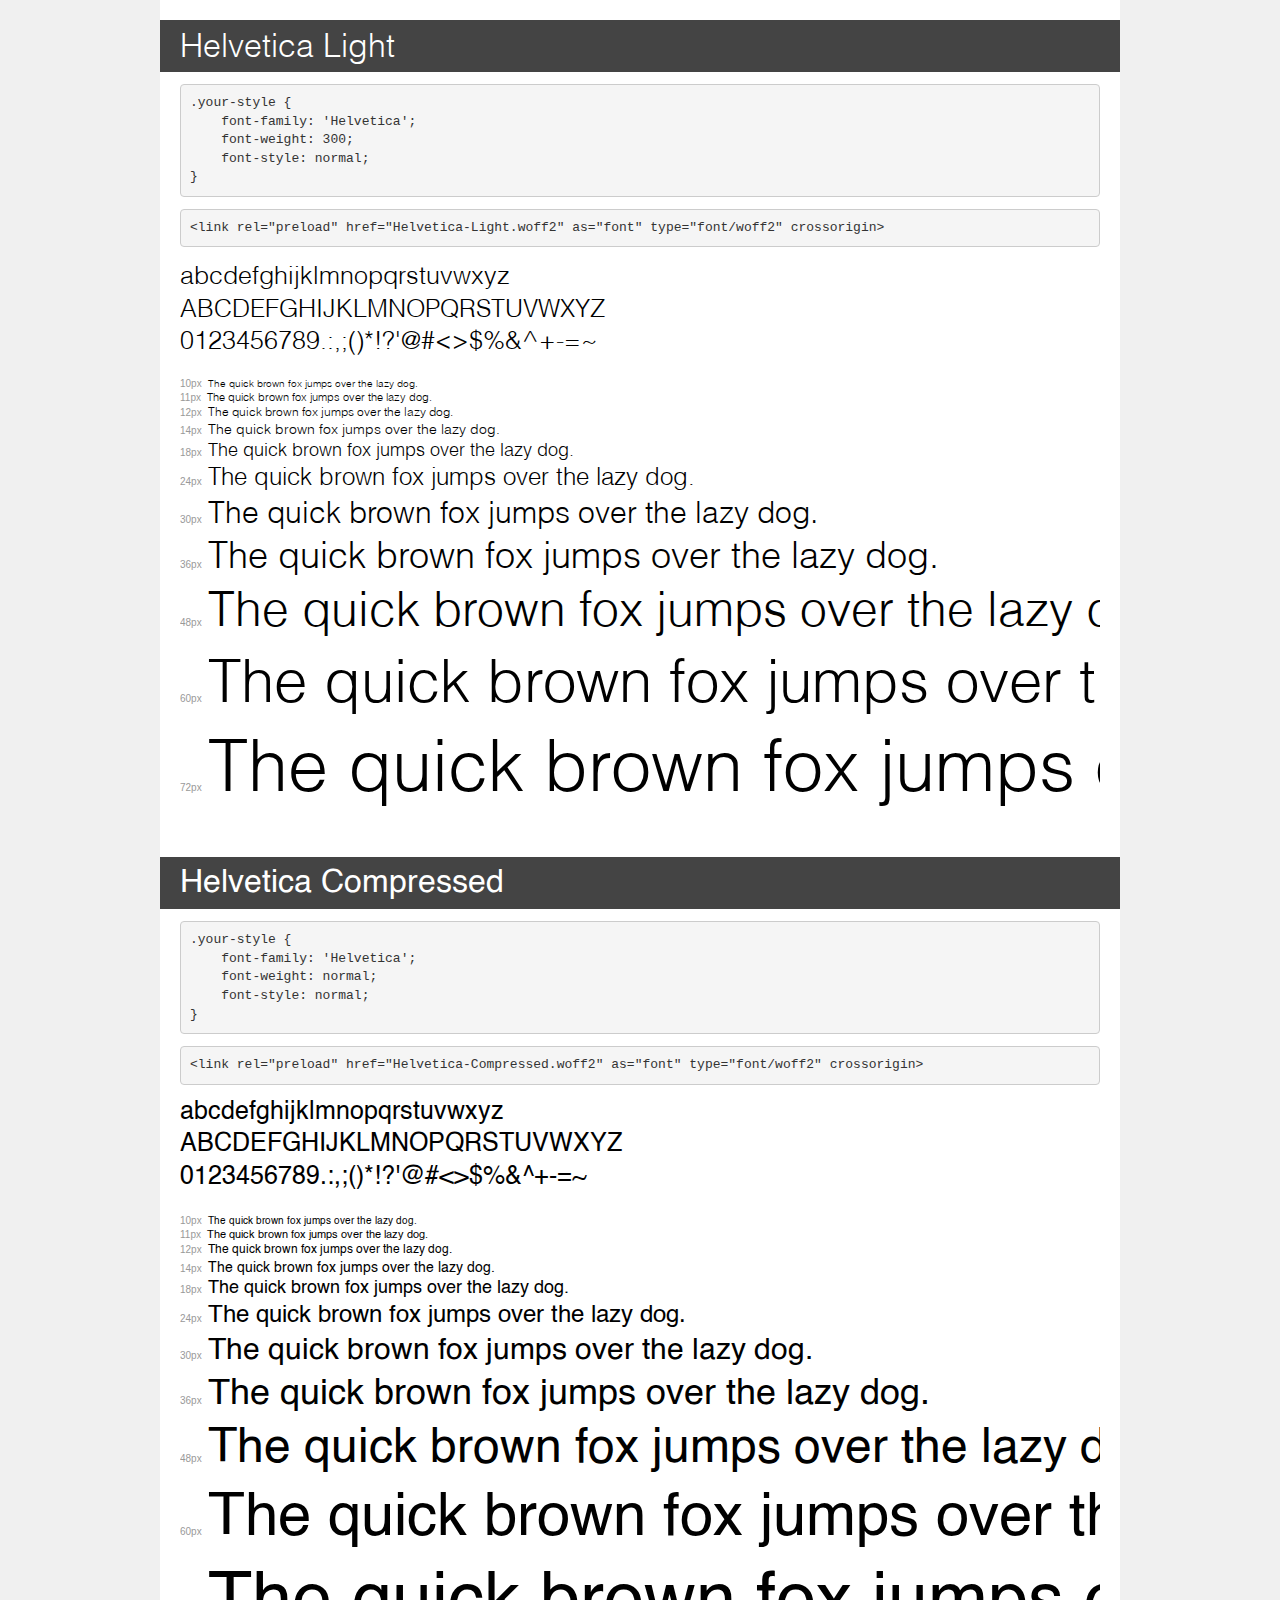
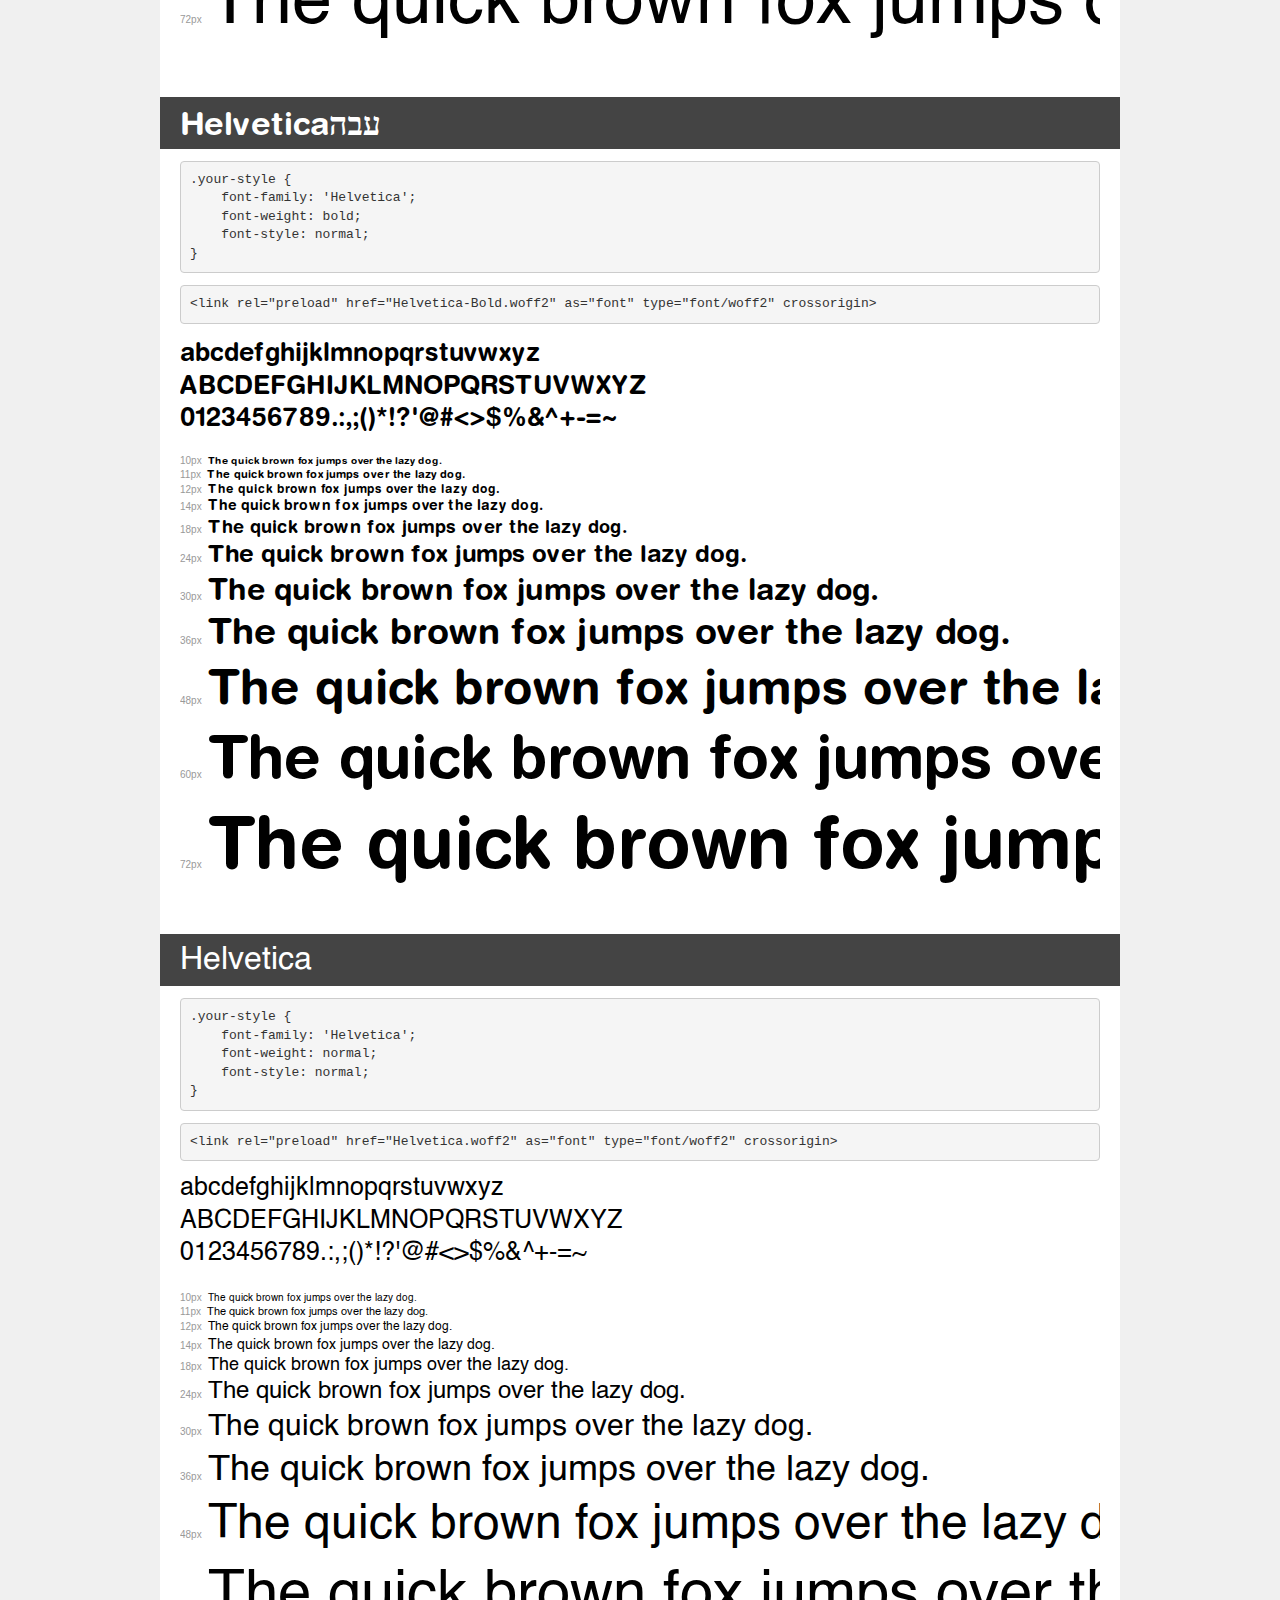
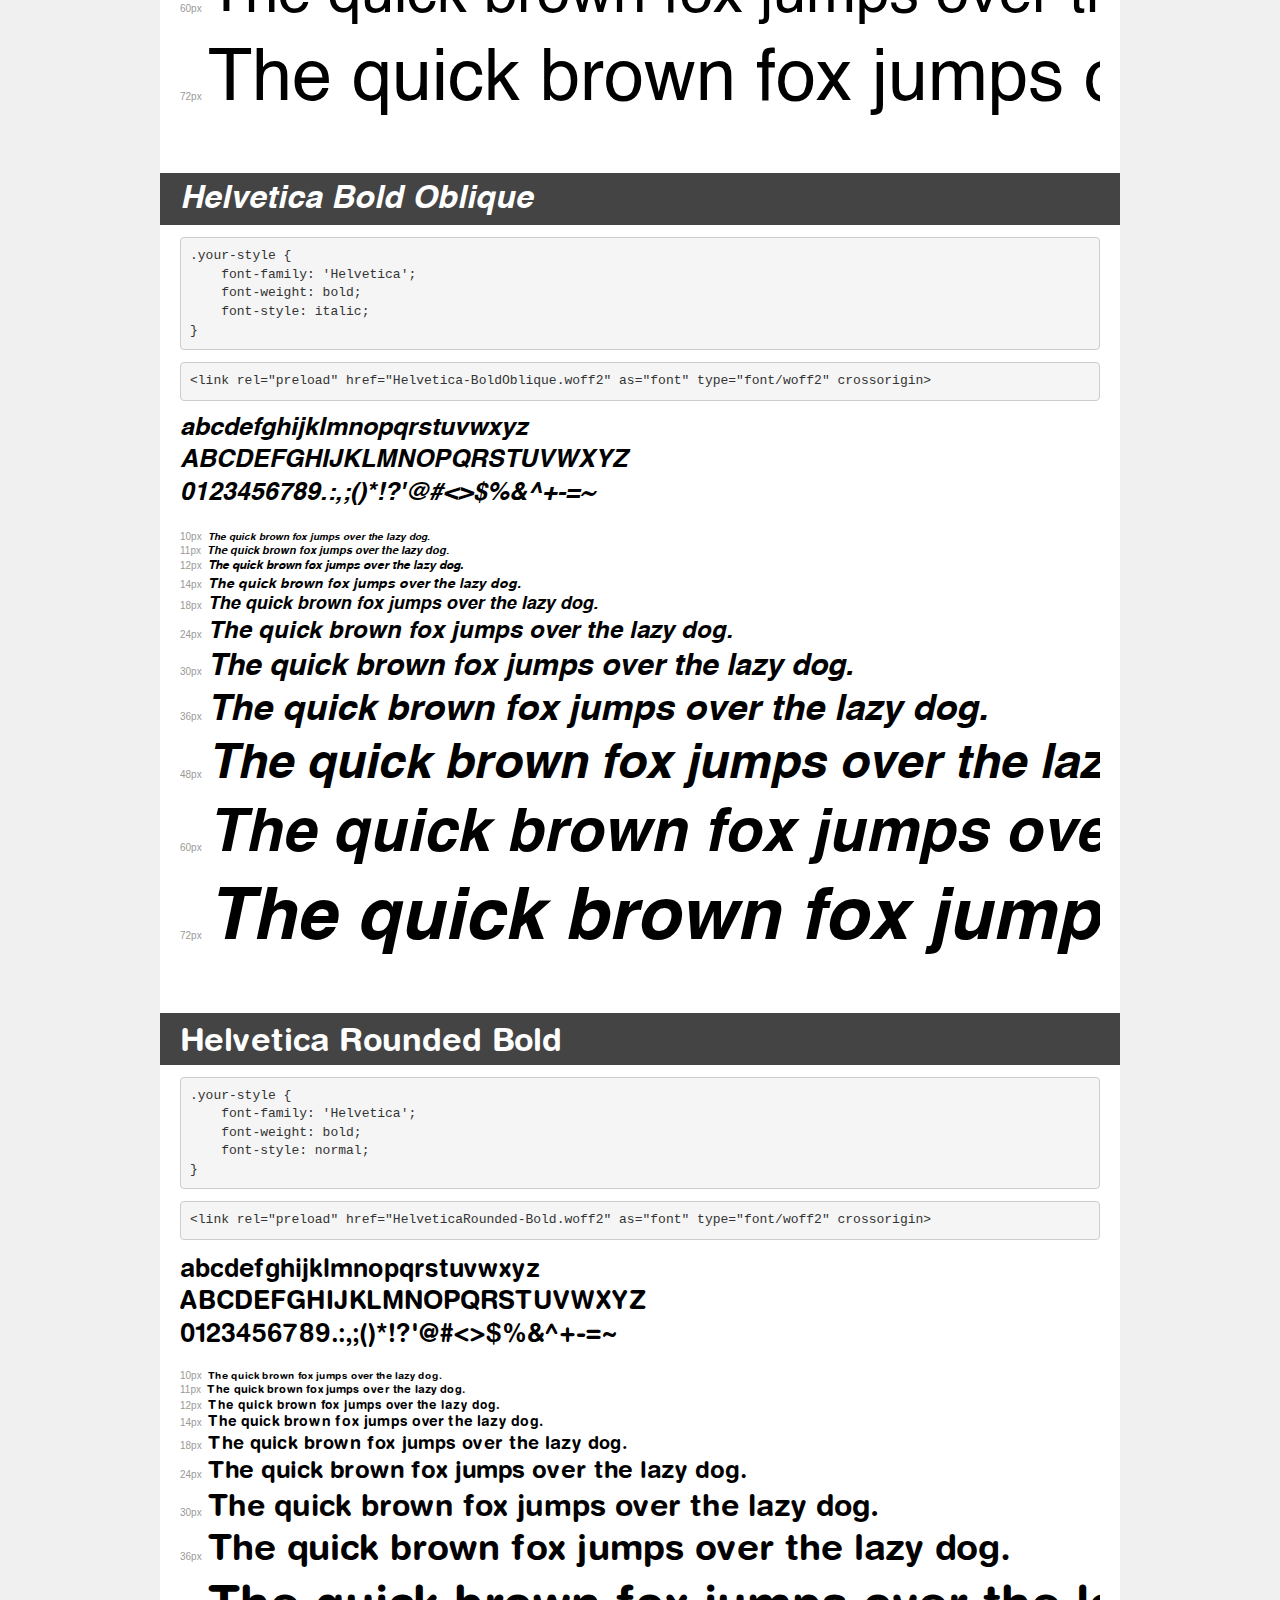
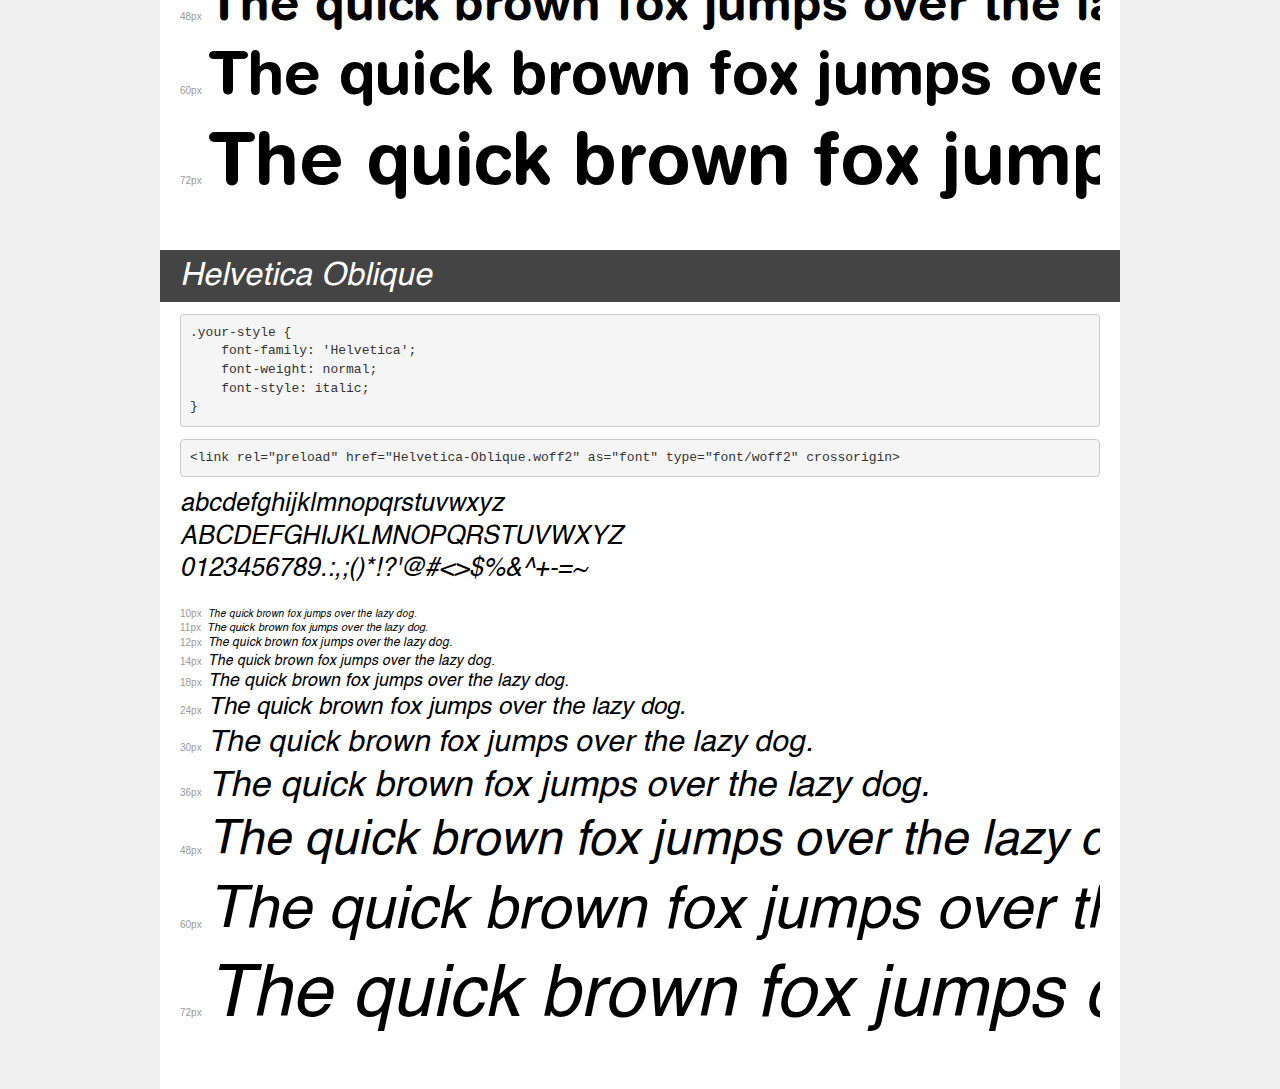
<file: extra/transfonter.org-20230508-105109/demo.html>
<!DOCTYPE html>
<html lang="en">
<head>
    <meta charset="utf-8">
    <meta http-equiv="X-UA-Compatible" content="IE=edge">
    <meta name="viewport" content="width=device-width, initial-scale=1">
    <meta name="robots" content="noindex, noarchive">
    <meta name="format-detection" content="telephone=no">
    <title>Transfonter demo</title>
    <link href="stylesheet.css" rel="stylesheet">
    <style>
        /*
        http://meyerweb.com/eric/tools/css/reset/
        v2.0 | 20110126
        License: none (public domain)
        */
        html, body, div, span, applet, object, iframe,
        h1, h2, h3, h4, h5, h6, p, blockquote, pre,
        a, abbr, acronym, address, big, cite, code,
        del, dfn, em, img, ins, kbd, q, s, samp,
        small, strike, strong, sub, sup, tt, var,
        b, u, i, center,
        dl, dt, dd, ol, ul, li,
        fieldset, form, label, legend,
        table, caption, tbody, tfoot, thead, tr, th, td,
        article, aside, canvas, details, embed,
        figure, figcaption, footer, header, hgroup,
        menu, nav, output, ruby, section, summary,
        time, mark, audio, video {
            margin: 0;
            padding: 0;
            border: 0;
            font-size: 100%;
            font: inherit;
            vertical-align: baseline;
        }
        /* HTML5 display-role reset for older browsers */
        article, aside, details, figcaption, figure,
        footer, header, hgroup, menu, nav, section {
            display: block;
        }
        body {
            line-height: 1;
        }
        ol, ul {
            list-style: none;
        }
        blockquote, q {
            quotes: none;
        }
        blockquote:before, blockquote:after,
        q:before, q:after {
            content: '';
            content: none;
        }
        table {
            border-collapse: collapse;
            border-spacing: 0;
        }
        /* demo styles */
        body {
            background: #f0f0f0;
            color: #000;
        }
        .page {
            background: #fff;
            width: 920px;
            margin: 0 auto;
            padding: 20px 20px 0 20px;
            overflow: hidden;
        }
        .font-container {
            overflow-x: auto;
            overflow-y: hidden;
            margin-bottom: 40px;
            line-height: 1.3;
            white-space: nowrap;
            padding-bottom: 5px;
        }
        h1 {
            position: relative;
            background: #444;
            font-size: 32px;
            color: #fff;
            padding: 10px 20px;
            margin: 0 -20px 12px -20px;
        }
        .letters {
            font-size: 25px;
            margin-bottom: 20px;
        }
        .s10:before {
            content: '10px';
        }
        .s11:before {
            content: '11px';
        }
        .s12:before {
            content: '12px';
        }
        .s14:before {
            content: '14px';
        }
        .s18:before {
            content: '18px';
        }
        .s24:before {
            content: '24px';
        }
        .s30:before {
            content: '30px';
        }
        .s36:before {
            content: '36px';
        }
        .s48:before {
            content: '48px';
        }
        .s60:before {
            content: '60px';
        }
        .s72:before {
            content: '72px';
        }
        .s10:before, .s11:before, .s12:before, .s14:before,
        .s18:before, .s24:before, .s30:before, .s36:before,
        .s48:before, .s60:before, .s72:before {
            font-family: Arial, sans-serif;
            font-size: 10px;
            font-weight: normal;
            font-style: normal;
            color: #999;
            padding-right: 6px;
        }
        pre {
            display: block;
            padding: 9px;
            margin: 0 0 12px;
            font-family: Monaco, Menlo, Consolas, "Courier New", monospace;
            font-size: 13px;
            line-height: 1.428571429;
            color: #333;
            font-weight: normal;
            font-style: normal;
            background-color: #f5f5f5;
            border: 1px solid #ccc;
            overflow-x: auto;
            border-radius: 4px;
        }
        /* responsive */
        @media (max-width: 959px) {
            .page {
                width: auto;
                margin: 0;
            }
        }
    </style>
</head>
<body>
<div class="page">
    <div class="demo">
        <h1 style="font-family: 'Helvetica'; font-weight: 300; font-style: normal;">Helvetica Light</h1>
        <pre title="Usage">.your-style {
    font-family: 'Helvetica';
    font-weight: 300;
    font-style: normal;
}</pre>
        <pre title="Preload (optional)">
&lt;link rel=&quot;preload&quot; href=&quot;Helvetica-Light.woff2&quot; as=&quot;font&quot; type=&quot;font/woff2&quot; crossorigin&gt;</pre>
        <div class="font-container" style="font-family: 'Helvetica'; font-weight: 300; font-style: normal;">
            <p class="letters">
                abcdefghijklmnopqrstuvwxyz<br>
ABCDEFGHIJKLMNOPQRSTUVWXYZ<br>
                0123456789.:,;()*!?'@#&lt;&gt;$%&^+-=~
            </p>
            <p class="s10" style="font-size: 10px;">The quick brown fox jumps over the lazy dog.</p>
            <p class="s11" style="font-size: 11px;">The quick brown fox jumps over the lazy dog.</p>
            <p class="s12" style="font-size: 12px;">The quick brown fox jumps over the lazy dog.</p>
            <p class="s14" style="font-size: 14px;">The quick brown fox jumps over the lazy dog.</p>
            <p class="s18" style="font-size: 18px;">The quick brown fox jumps over the lazy dog.</p>
            <p class="s24" style="font-size: 24px;">The quick brown fox jumps over the lazy dog.</p>
            <p class="s30" style="font-size: 30px;">The quick brown fox jumps over the lazy dog.</p>
            <p class="s36" style="font-size: 36px;">The quick brown fox jumps over the lazy dog.</p>
            <p class="s48" style="font-size: 48px;">The quick brown fox jumps over the lazy dog.</p>
            <p class="s60" style="font-size: 60px;">The quick brown fox jumps over the lazy dog.</p>
            <p class="s72" style="font-size: 72px;">The quick brown fox jumps over the lazy dog.</p>
        </div>
    </div>

    <div class="demo">
        <h1 style="font-family: 'Helvetica'; font-weight: normal; font-style: normal;">Helvetica Compressed</h1>
        <pre title="Usage">.your-style {
    font-family: 'Helvetica';
    font-weight: normal;
    font-style: normal;
}</pre>
        <pre title="Preload (optional)">
&lt;link rel=&quot;preload&quot; href=&quot;Helvetica-Compressed.woff2&quot; as=&quot;font&quot; type=&quot;font/woff2&quot; crossorigin&gt;</pre>
        <div class="font-container" style="font-family: 'Helvetica'; font-weight: normal; font-style: normal;">
            <p class="letters">
                abcdefghijklmnopqrstuvwxyz<br>
ABCDEFGHIJKLMNOPQRSTUVWXYZ<br>
                0123456789.:,;()*!?'@#&lt;&gt;$%&^+-=~
            </p>
            <p class="s10" style="font-size: 10px;">The quick brown fox jumps over the lazy dog.</p>
            <p class="s11" style="font-size: 11px;">The quick brown fox jumps over the lazy dog.</p>
            <p class="s12" style="font-size: 12px;">The quick brown fox jumps over the lazy dog.</p>
            <p class="s14" style="font-size: 14px;">The quick brown fox jumps over the lazy dog.</p>
            <p class="s18" style="font-size: 18px;">The quick brown fox jumps over the lazy dog.</p>
            <p class="s24" style="font-size: 24px;">The quick brown fox jumps over the lazy dog.</p>
            <p class="s30" style="font-size: 30px;">The quick brown fox jumps over the lazy dog.</p>
            <p class="s36" style="font-size: 36px;">The quick brown fox jumps over the lazy dog.</p>
            <p class="s48" style="font-size: 48px;">The quick brown fox jumps over the lazy dog.</p>
            <p class="s60" style="font-size: 60px;">The quick brown fox jumps over the lazy dog.</p>
            <p class="s72" style="font-size: 72px;">The quick brown fox jumps over the lazy dog.</p>
        </div>
    </div>

    <div class="demo">
        <h1 style="font-family: 'Helvetica'; font-weight: bold; font-style: normal;">Helvetica‭ ‬עבה</h1>
        <pre title="Usage">.your-style {
    font-family: 'Helvetica';
    font-weight: bold;
    font-style: normal;
}</pre>
        <pre title="Preload (optional)">
&lt;link rel=&quot;preload&quot; href=&quot;Helvetica-Bold.woff2&quot; as=&quot;font&quot; type=&quot;font/woff2&quot; crossorigin&gt;</pre>
        <div class="font-container" style="font-family: 'Helvetica'; font-weight: bold; font-style: normal;">
            <p class="letters">
                abcdefghijklmnopqrstuvwxyz<br>
ABCDEFGHIJKLMNOPQRSTUVWXYZ<br>
                0123456789.:,;()*!?'@#&lt;&gt;$%&^+-=~
            </p>
            <p class="s10" style="font-size: 10px;">The quick brown fox jumps over the lazy dog.</p>
            <p class="s11" style="font-size: 11px;">The quick brown fox jumps over the lazy dog.</p>
            <p class="s12" style="font-size: 12px;">The quick brown fox jumps over the lazy dog.</p>
            <p class="s14" style="font-size: 14px;">The quick brown fox jumps over the lazy dog.</p>
            <p class="s18" style="font-size: 18px;">The quick brown fox jumps over the lazy dog.</p>
            <p class="s24" style="font-size: 24px;">The quick brown fox jumps over the lazy dog.</p>
            <p class="s30" style="font-size: 30px;">The quick brown fox jumps over the lazy dog.</p>
            <p class="s36" style="font-size: 36px;">The quick brown fox jumps over the lazy dog.</p>
            <p class="s48" style="font-size: 48px;">The quick brown fox jumps over the lazy dog.</p>
            <p class="s60" style="font-size: 60px;">The quick brown fox jumps over the lazy dog.</p>
            <p class="s72" style="font-size: 72px;">The quick brown fox jumps over the lazy dog.</p>
        </div>
    </div>

    <div class="demo">
        <h1 style="font-family: 'Helvetica'; font-weight: normal; font-style: normal;">Helvetica</h1>
        <pre title="Usage">.your-style {
    font-family: 'Helvetica';
    font-weight: normal;
    font-style: normal;
}</pre>
        <pre title="Preload (optional)">
&lt;link rel=&quot;preload&quot; href=&quot;Helvetica.woff2&quot; as=&quot;font&quot; type=&quot;font/woff2&quot; crossorigin&gt;</pre>
        <div class="font-container" style="font-family: 'Helvetica'; font-weight: normal; font-style: normal;">
            <p class="letters">
                abcdefghijklmnopqrstuvwxyz<br>
ABCDEFGHIJKLMNOPQRSTUVWXYZ<br>
                0123456789.:,;()*!?'@#&lt;&gt;$%&^+-=~
            </p>
            <p class="s10" style="font-size: 10px;">The quick brown fox jumps over the lazy dog.</p>
            <p class="s11" style="font-size: 11px;">The quick brown fox jumps over the lazy dog.</p>
            <p class="s12" style="font-size: 12px;">The quick brown fox jumps over the lazy dog.</p>
            <p class="s14" style="font-size: 14px;">The quick brown fox jumps over the lazy dog.</p>
            <p class="s18" style="font-size: 18px;">The quick brown fox jumps over the lazy dog.</p>
            <p class="s24" style="font-size: 24px;">The quick brown fox jumps over the lazy dog.</p>
            <p class="s30" style="font-size: 30px;">The quick brown fox jumps over the lazy dog.</p>
            <p class="s36" style="font-size: 36px;">The quick brown fox jumps over the lazy dog.</p>
            <p class="s48" style="font-size: 48px;">The quick brown fox jumps over the lazy dog.</p>
            <p class="s60" style="font-size: 60px;">The quick brown fox jumps over the lazy dog.</p>
            <p class="s72" style="font-size: 72px;">The quick brown fox jumps over the lazy dog.</p>
        </div>
    </div>

    <div class="demo">
        <h1 style="font-family: 'Helvetica'; font-weight: bold; font-style: italic;">Helvetica Bold Oblique</h1>
        <pre title="Usage">.your-style {
    font-family: 'Helvetica';
    font-weight: bold;
    font-style: italic;
}</pre>
        <pre title="Preload (optional)">
&lt;link rel=&quot;preload&quot; href=&quot;Helvetica-BoldOblique.woff2&quot; as=&quot;font&quot; type=&quot;font/woff2&quot; crossorigin&gt;</pre>
        <div class="font-container" style="font-family: 'Helvetica'; font-weight: bold; font-style: italic;">
            <p class="letters">
                abcdefghijklmnopqrstuvwxyz<br>
ABCDEFGHIJKLMNOPQRSTUVWXYZ<br>
                0123456789.:,;()*!?'@#&lt;&gt;$%&^+-=~
            </p>
            <p class="s10" style="font-size: 10px;">The quick brown fox jumps over the lazy dog.</p>
            <p class="s11" style="font-size: 11px;">The quick brown fox jumps over the lazy dog.</p>
            <p class="s12" style="font-size: 12px;">The quick brown fox jumps over the lazy dog.</p>
            <p class="s14" style="font-size: 14px;">The quick brown fox jumps over the lazy dog.</p>
            <p class="s18" style="font-size: 18px;">The quick brown fox jumps over the lazy dog.</p>
            <p class="s24" style="font-size: 24px;">The quick brown fox jumps over the lazy dog.</p>
            <p class="s30" style="font-size: 30px;">The quick brown fox jumps over the lazy dog.</p>
            <p class="s36" style="font-size: 36px;">The quick brown fox jumps over the lazy dog.</p>
            <p class="s48" style="font-size: 48px;">The quick brown fox jumps over the lazy dog.</p>
            <p class="s60" style="font-size: 60px;">The quick brown fox jumps over the lazy dog.</p>
            <p class="s72" style="font-size: 72px;">The quick brown fox jumps over the lazy dog.</p>
        </div>
    </div>

    <div class="demo">
        <h1 style="font-family: 'Helvetica'; font-weight: bold; font-style: normal;">Helvetica Rounded Bold</h1>
        <pre title="Usage">.your-style {
    font-family: 'Helvetica';
    font-weight: bold;
    font-style: normal;
}</pre>
        <pre title="Preload (optional)">
&lt;link rel=&quot;preload&quot; href=&quot;HelveticaRounded-Bold.woff2&quot; as=&quot;font&quot; type=&quot;font/woff2&quot; crossorigin&gt;</pre>
        <div class="font-container" style="font-family: 'Helvetica'; font-weight: bold; font-style: normal;">
            <p class="letters">
                abcdefghijklmnopqrstuvwxyz<br>
ABCDEFGHIJKLMNOPQRSTUVWXYZ<br>
                0123456789.:,;()*!?'@#&lt;&gt;$%&^+-=~
            </p>
            <p class="s10" style="font-size: 10px;">The quick brown fox jumps over the lazy dog.</p>
            <p class="s11" style="font-size: 11px;">The quick brown fox jumps over the lazy dog.</p>
            <p class="s12" style="font-size: 12px;">The quick brown fox jumps over the lazy dog.</p>
            <p class="s14" style="font-size: 14px;">The quick brown fox jumps over the lazy dog.</p>
            <p class="s18" style="font-size: 18px;">The quick brown fox jumps over the lazy dog.</p>
            <p class="s24" style="font-size: 24px;">The quick brown fox jumps over the lazy dog.</p>
            <p class="s30" style="font-size: 30px;">The quick brown fox jumps over the lazy dog.</p>
            <p class="s36" style="font-size: 36px;">The quick brown fox jumps over the lazy dog.</p>
            <p class="s48" style="font-size: 48px;">The quick brown fox jumps over the lazy dog.</p>
            <p class="s60" style="font-size: 60px;">The quick brown fox jumps over the lazy dog.</p>
            <p class="s72" style="font-size: 72px;">The quick brown fox jumps over the lazy dog.</p>
        </div>
    </div>

    <div class="demo">
        <h1 style="font-family: 'Helvetica'; font-weight: normal; font-style: italic;">Helvetica Oblique</h1>
        <pre title="Usage">.your-style {
    font-family: 'Helvetica';
    font-weight: normal;
    font-style: italic;
}</pre>
        <pre title="Preload (optional)">
&lt;link rel=&quot;preload&quot; href=&quot;Helvetica-Oblique.woff2&quot; as=&quot;font&quot; type=&quot;font/woff2&quot; crossorigin&gt;</pre>
        <div class="font-container" style="font-family: 'Helvetica'; font-weight: normal; font-style: italic;">
            <p class="letters">
                abcdefghijklmnopqrstuvwxyz<br>
ABCDEFGHIJKLMNOPQRSTUVWXYZ<br>
                0123456789.:,;()*!?'@#&lt;&gt;$%&^+-=~
            </p>
            <p class="s10" style="font-size: 10px;">The quick brown fox jumps over the lazy dog.</p>
            <p class="s11" style="font-size: 11px;">The quick brown fox jumps over the lazy dog.</p>
            <p class="s12" style="font-size: 12px;">The quick brown fox jumps over the lazy dog.</p>
            <p class="s14" style="font-size: 14px;">The quick brown fox jumps over the lazy dog.</p>
            <p class="s18" style="font-size: 18px;">The quick brown fox jumps over the lazy dog.</p>
            <p class="s24" style="font-size: 24px;">The quick brown fox jumps over the lazy dog.</p>
            <p class="s30" style="font-size: 30px;">The quick brown fox jumps over the lazy dog.</p>
            <p class="s36" style="font-size: 36px;">The quick brown fox jumps over the lazy dog.</p>
            <p class="s48" style="font-size: 48px;">The quick brown fox jumps over the lazy dog.</p>
            <p class="s60" style="font-size: 60px;">The quick brown fox jumps over the lazy dog.</p>
            <p class="s72" style="font-size: 72px;">The quick brown fox jumps over the lazy dog.</p>
        </div>
    </div>

</div>
</body>
</html>
</file>
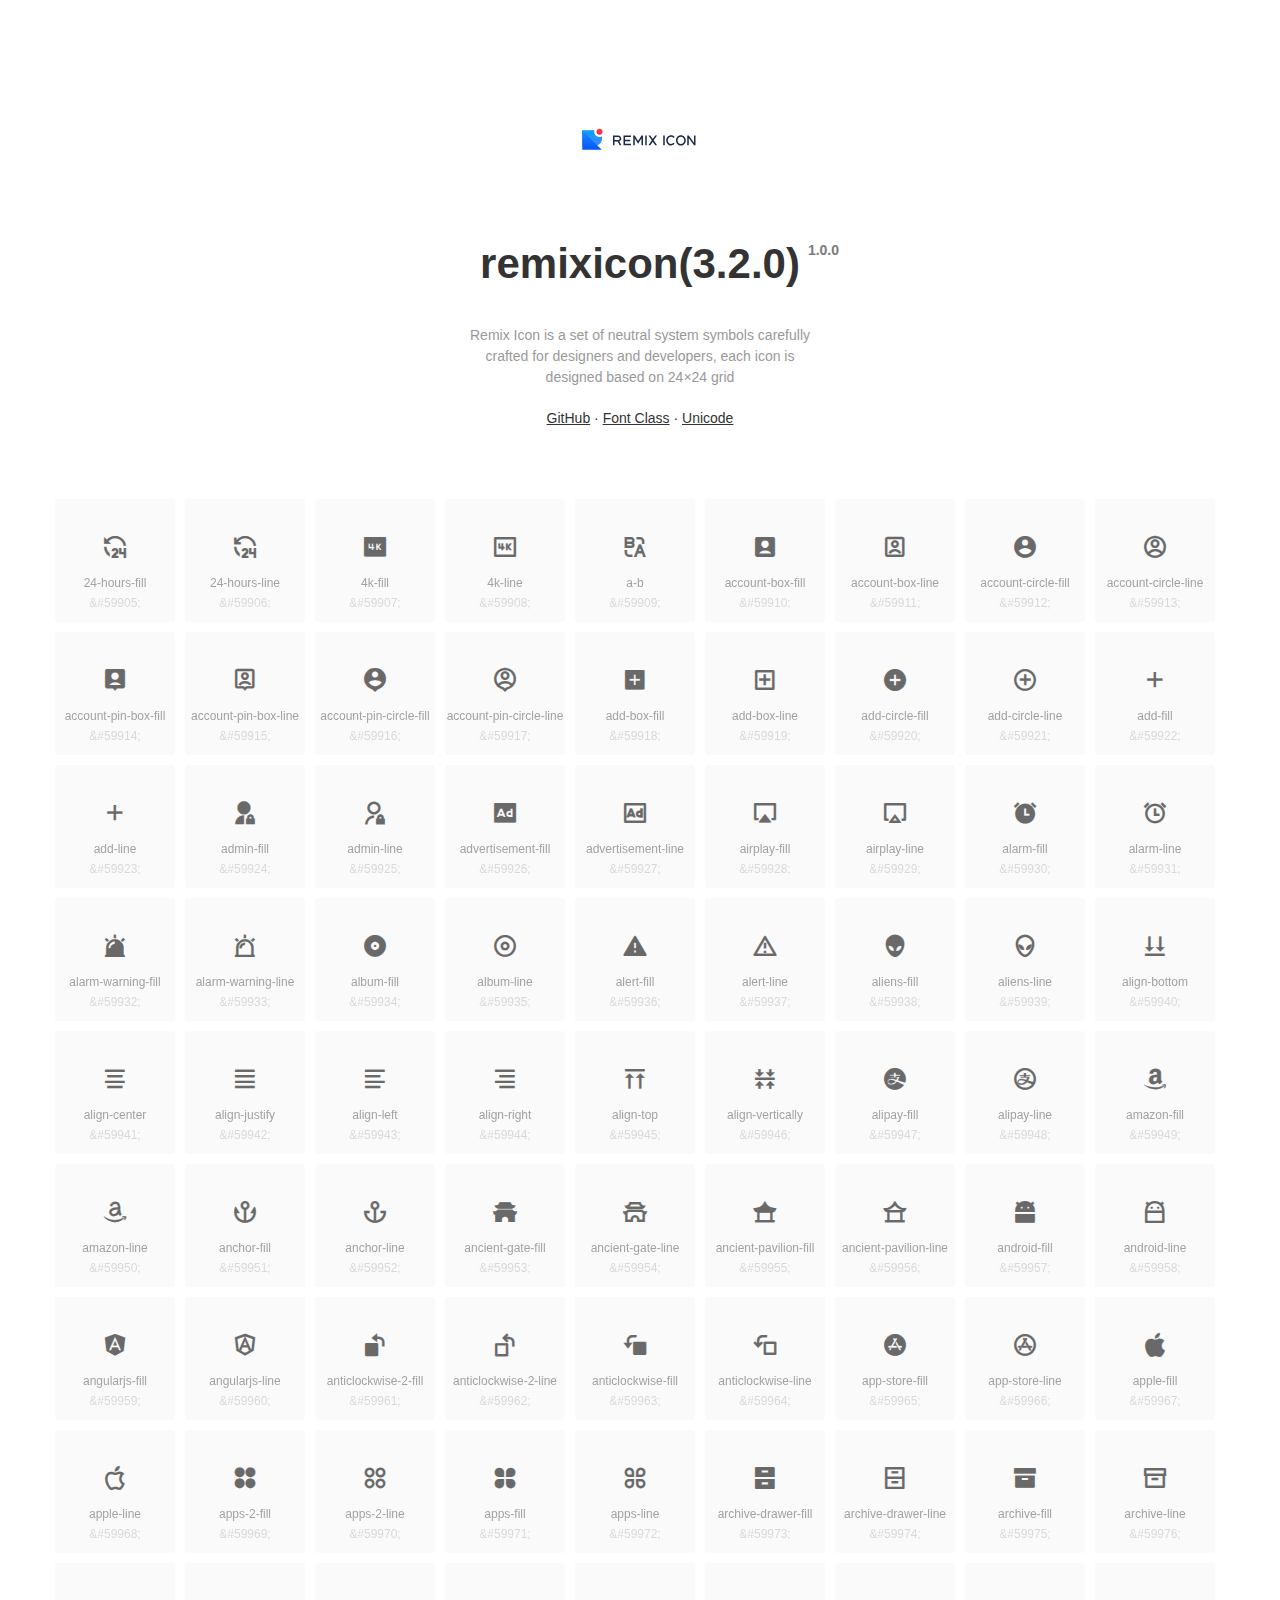
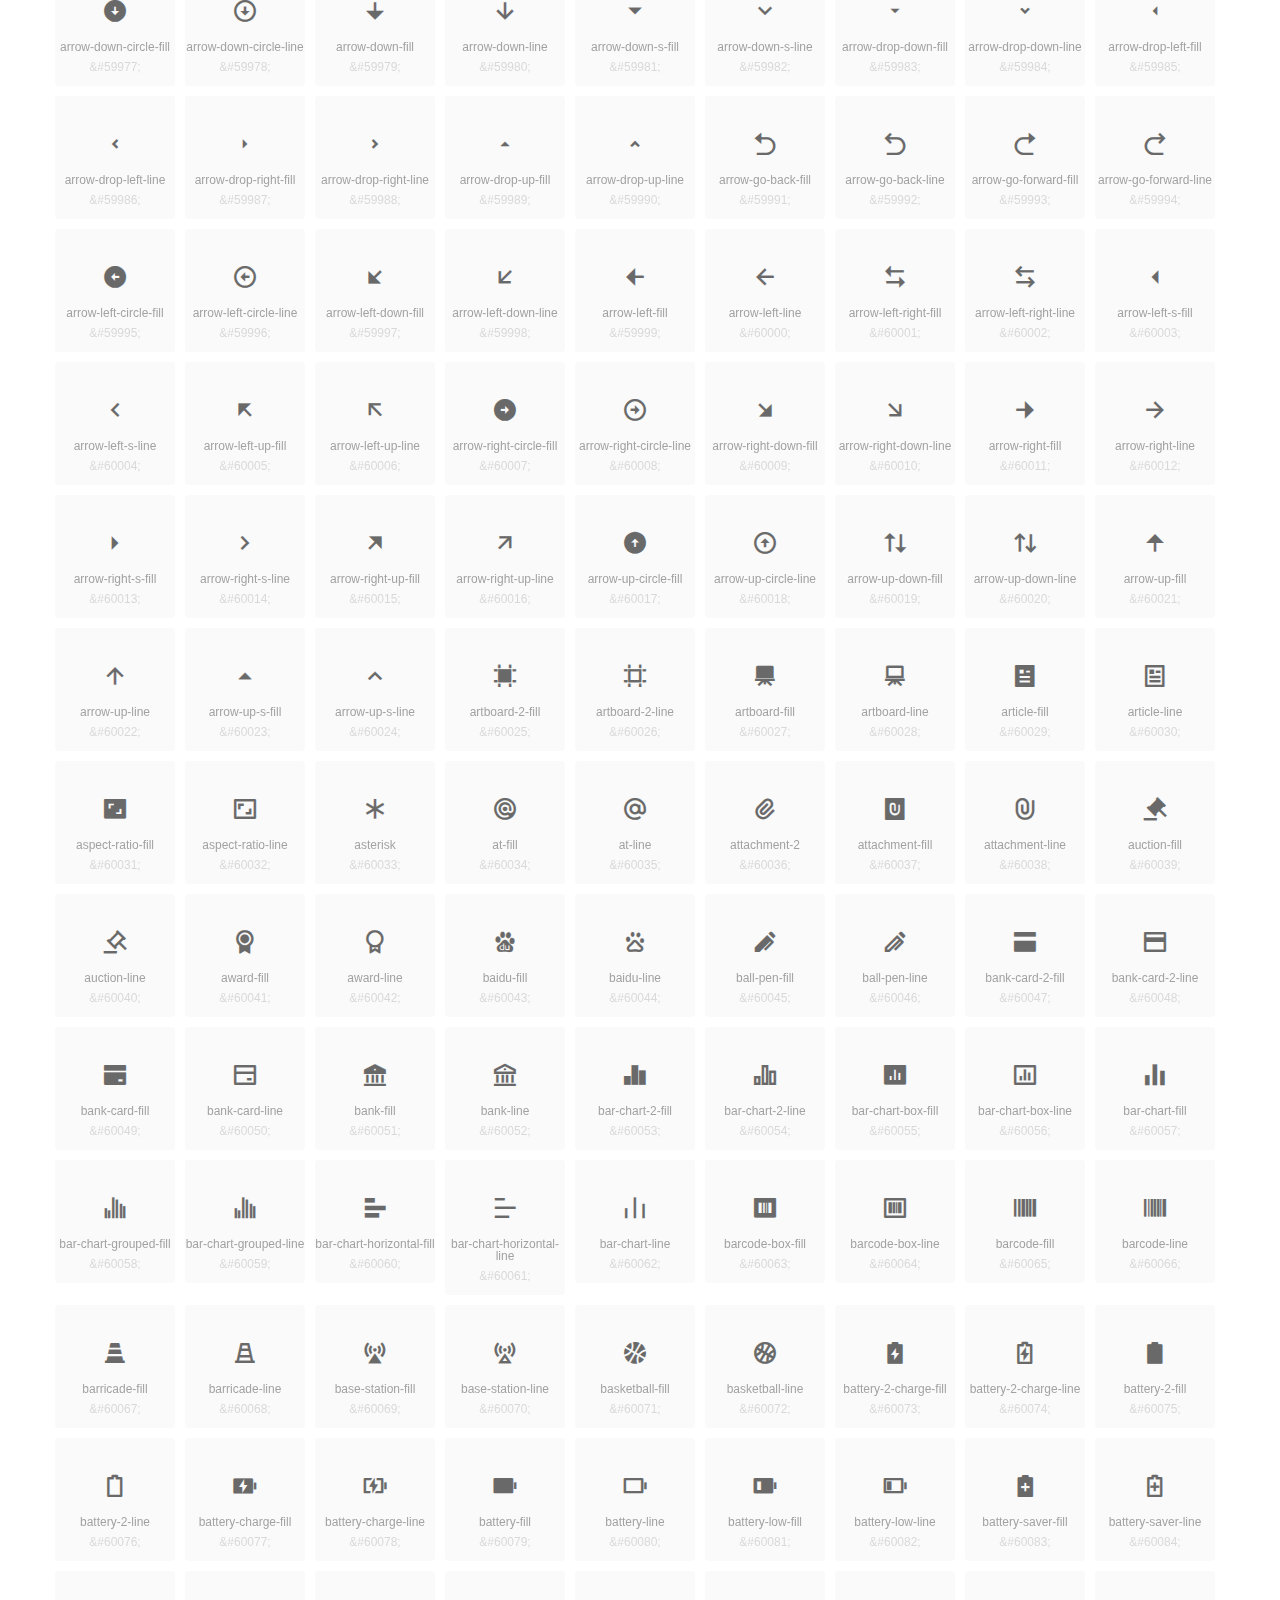
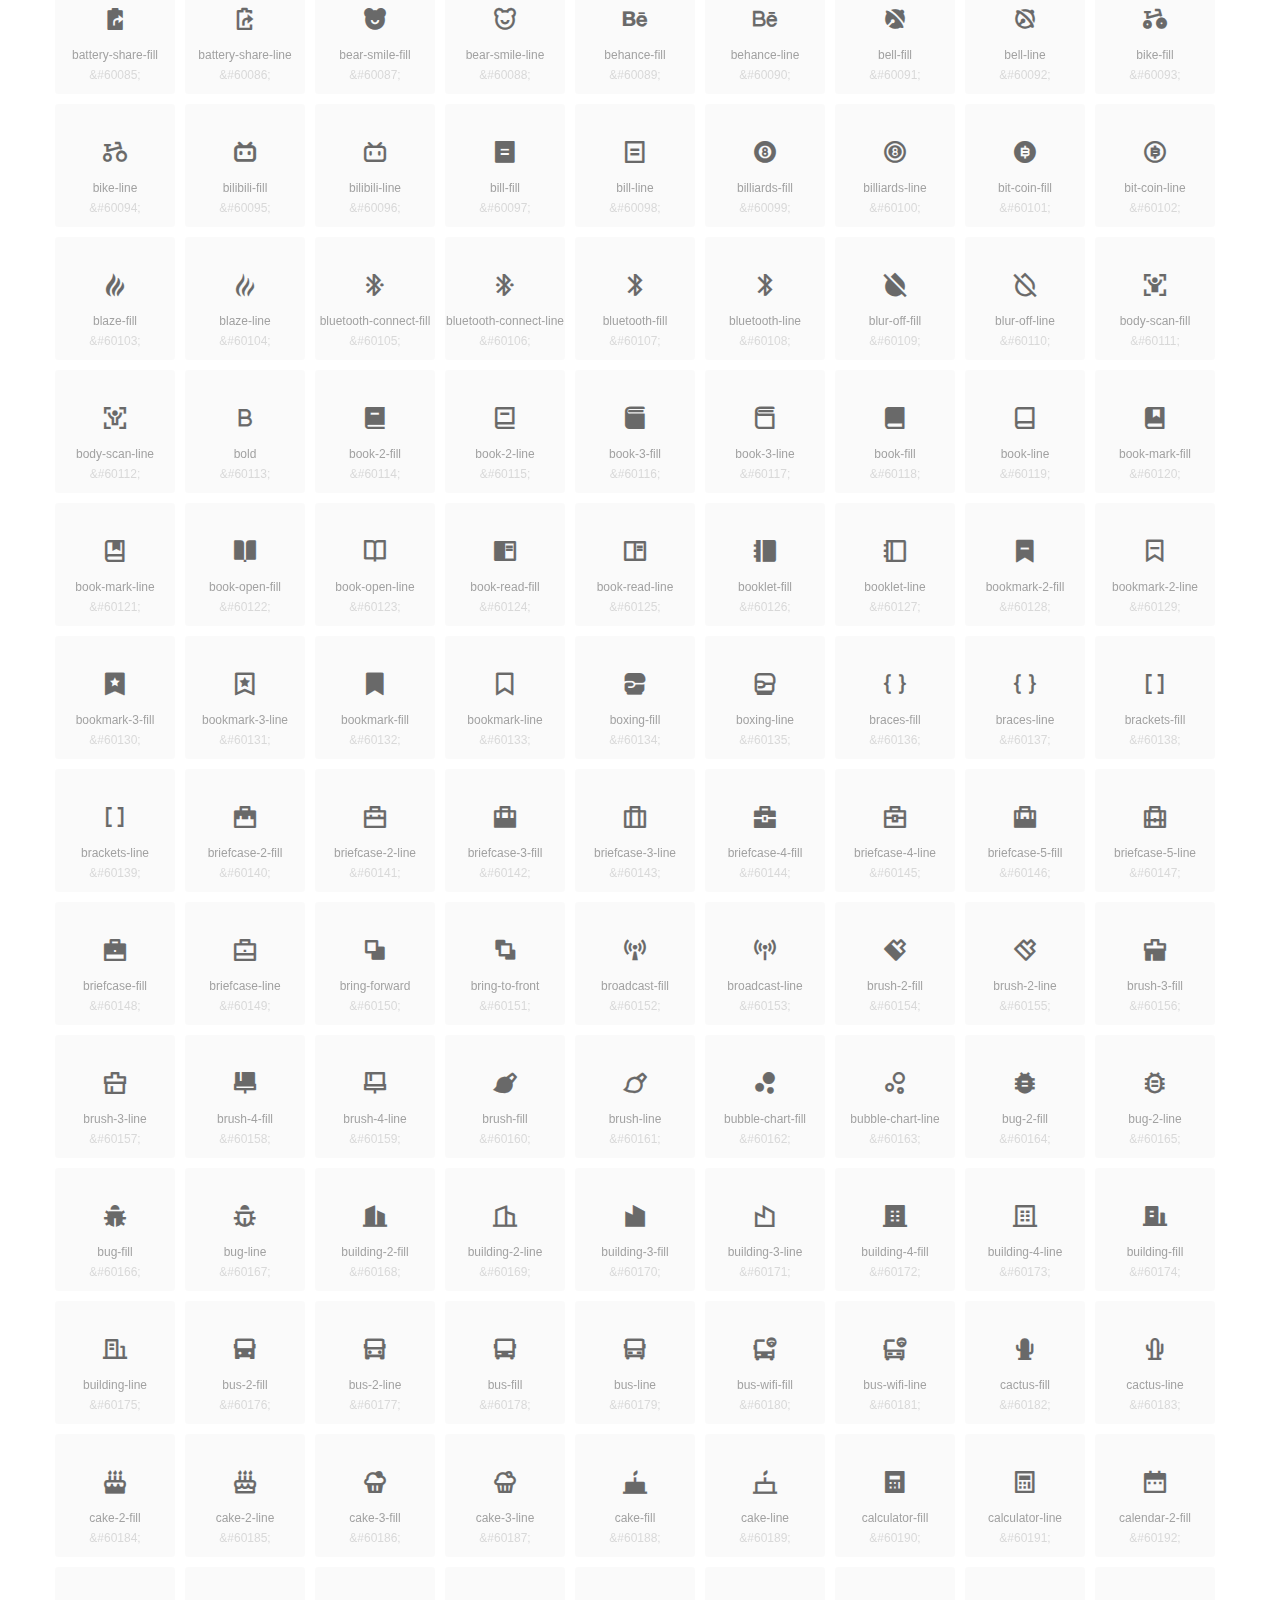
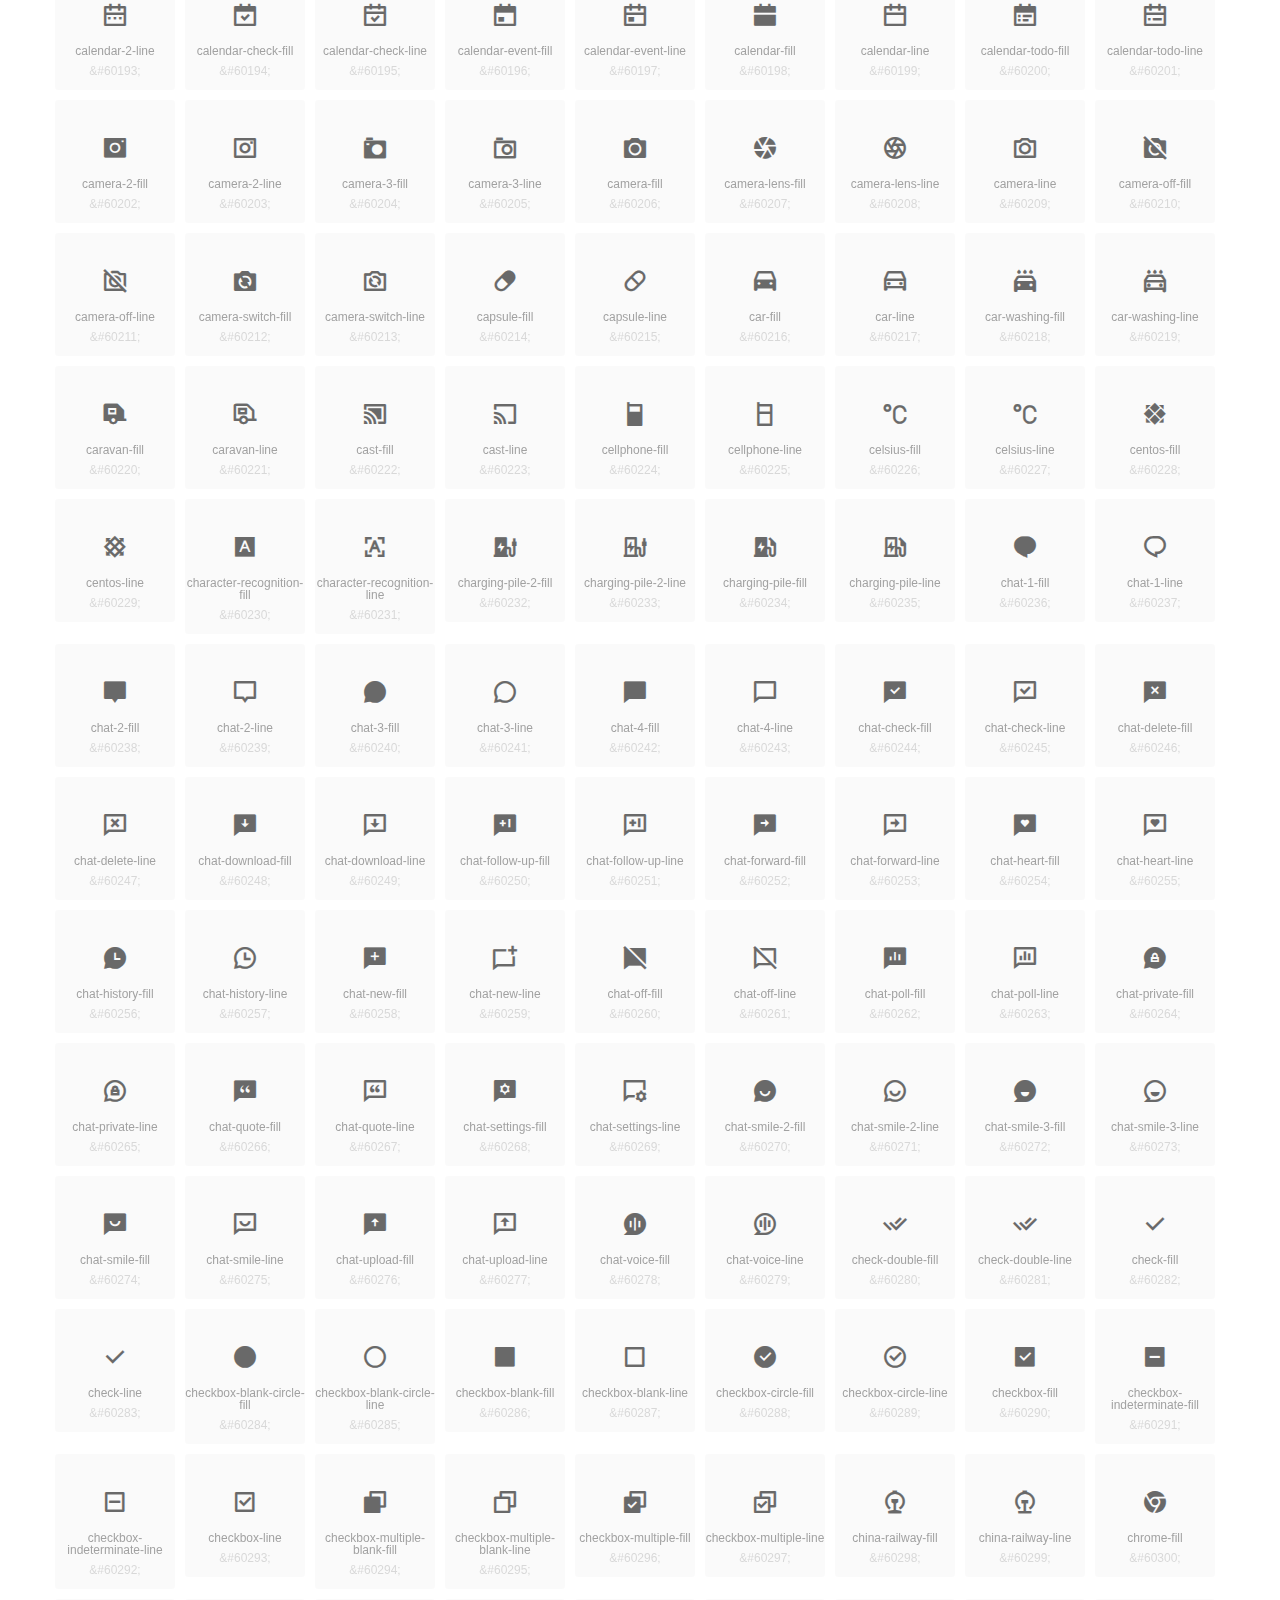
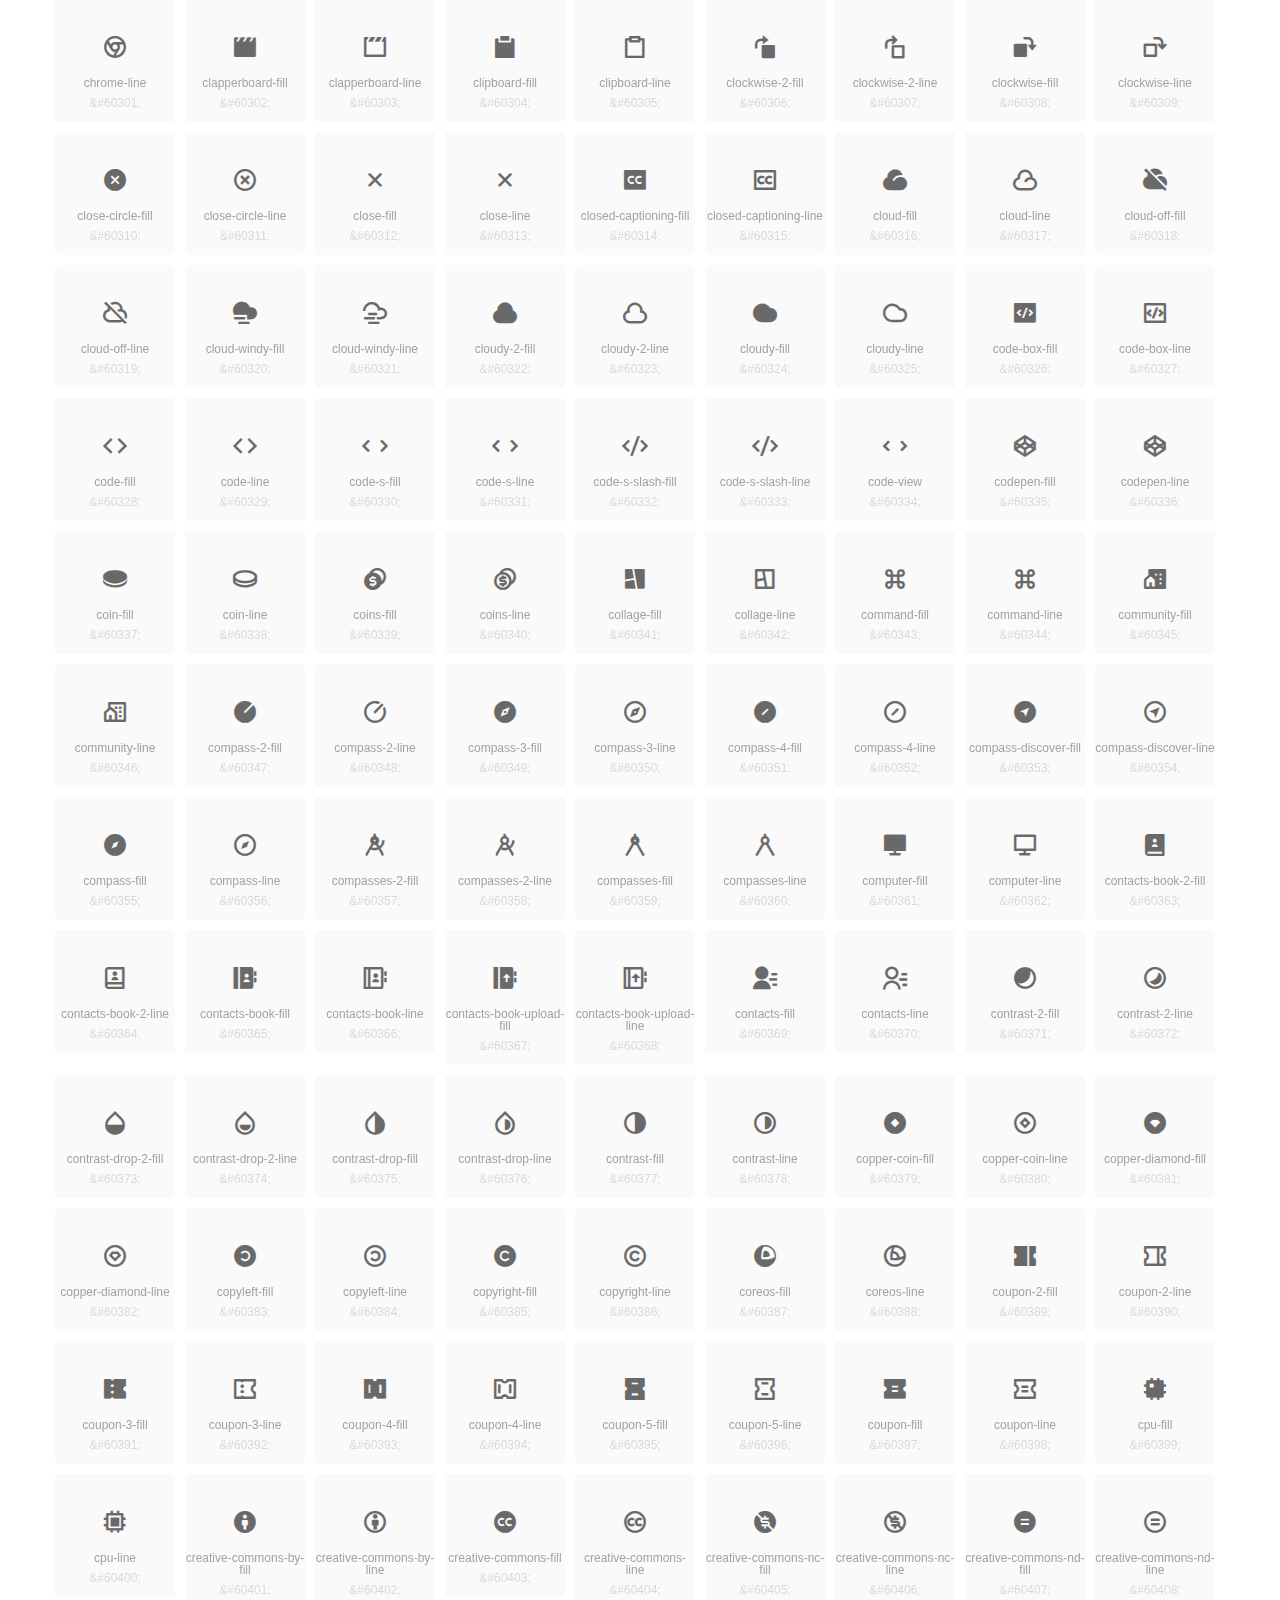
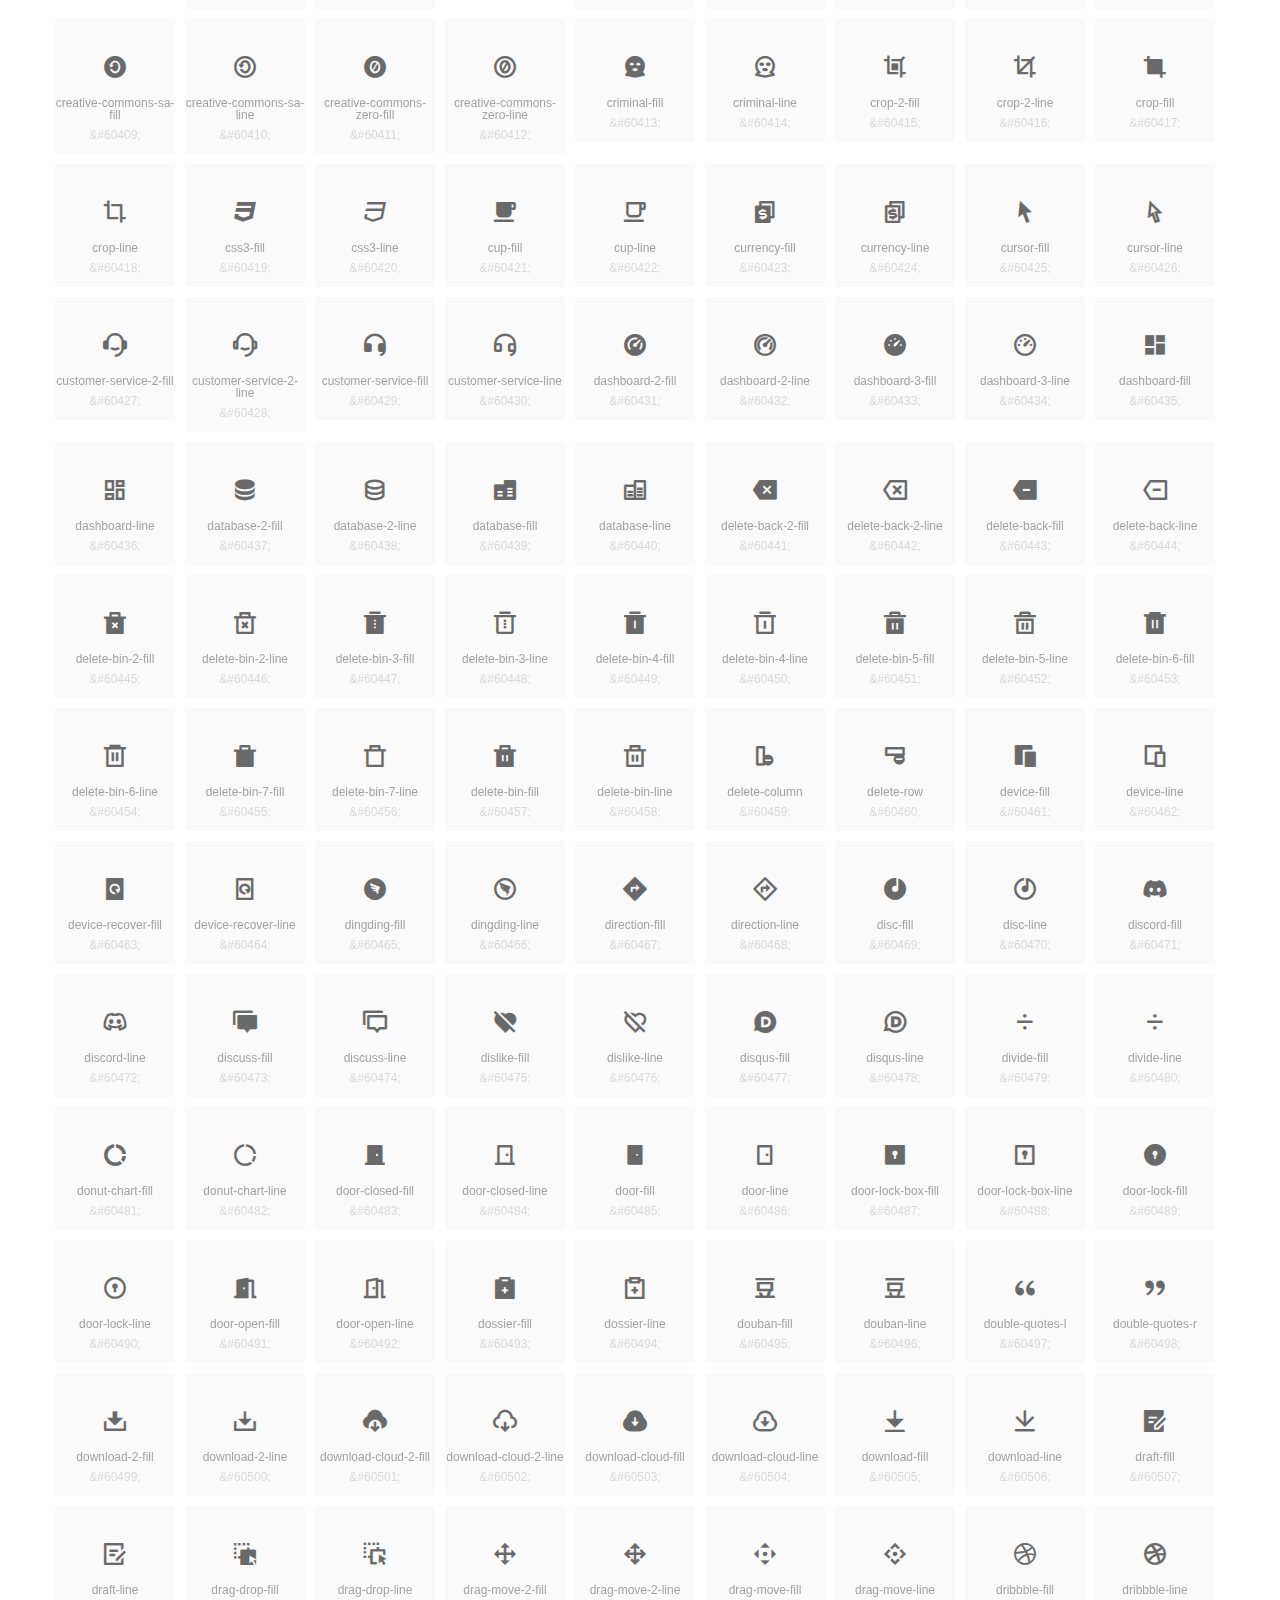
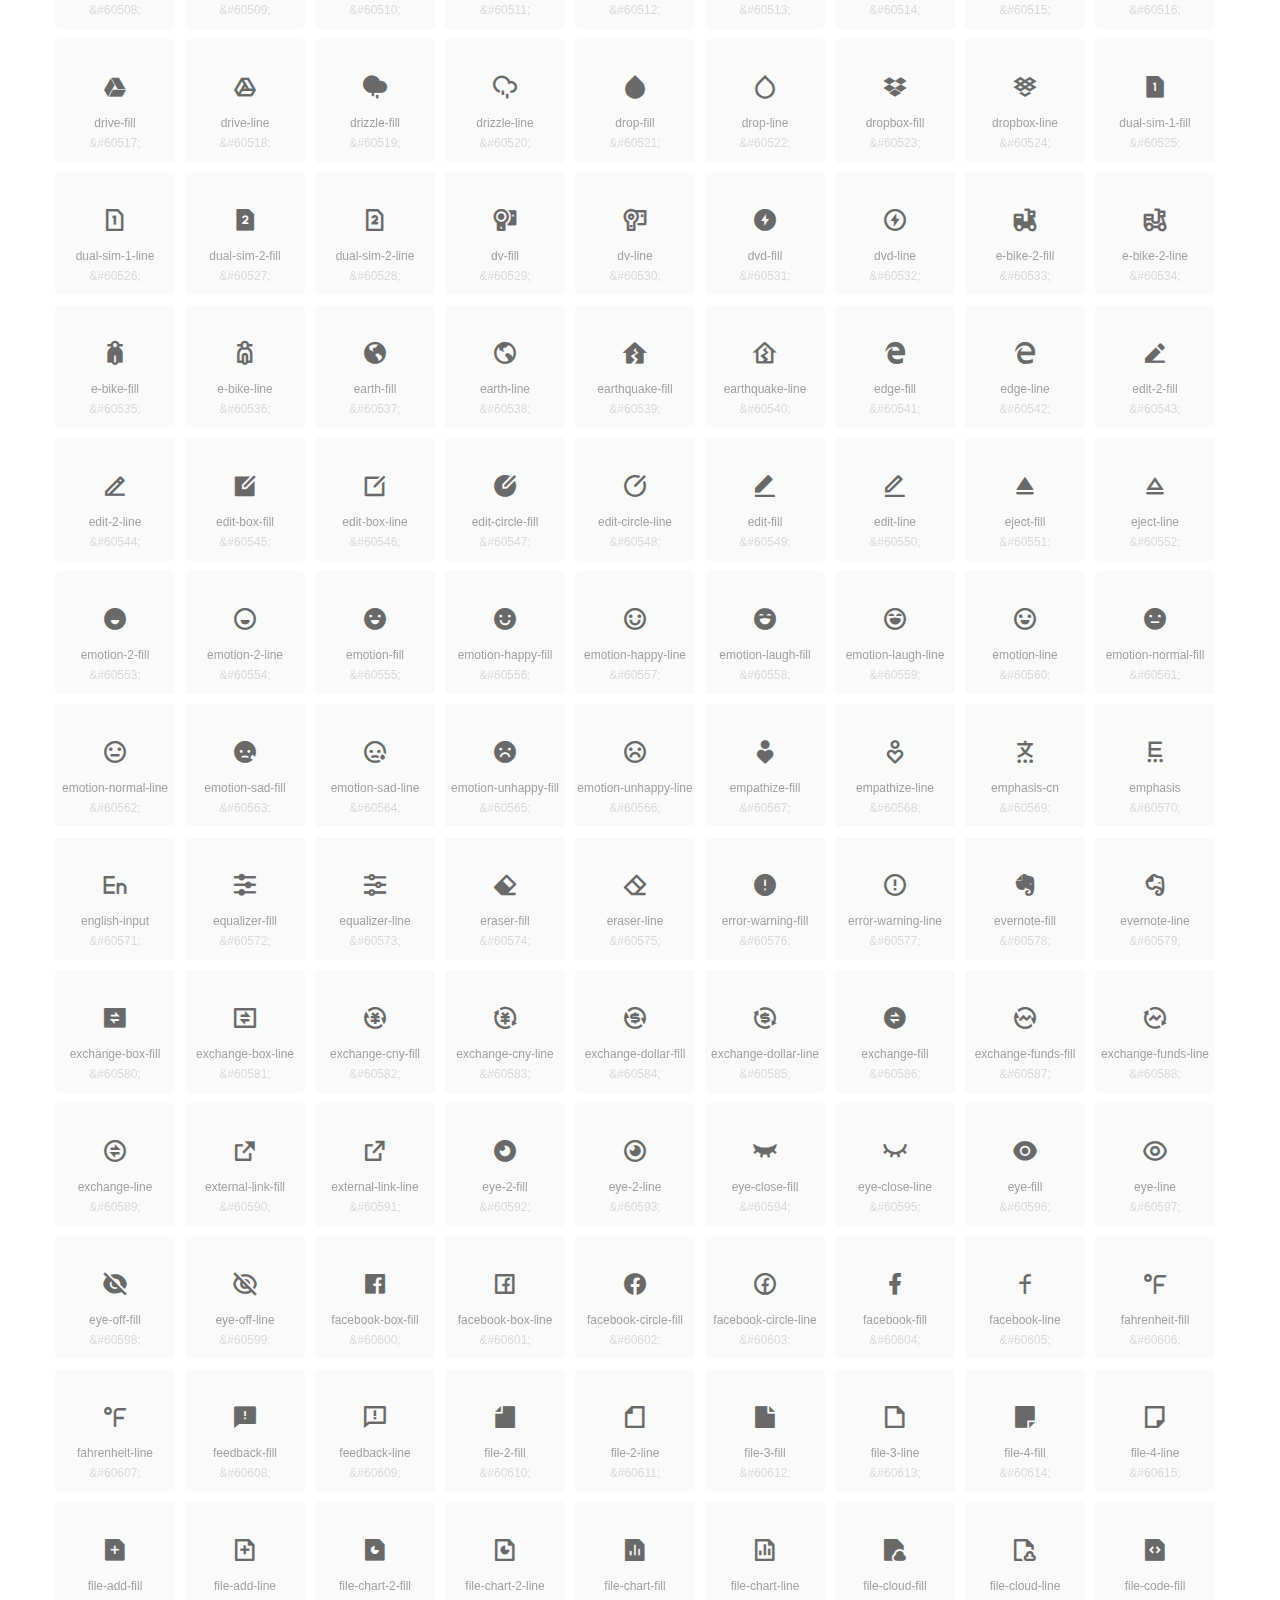
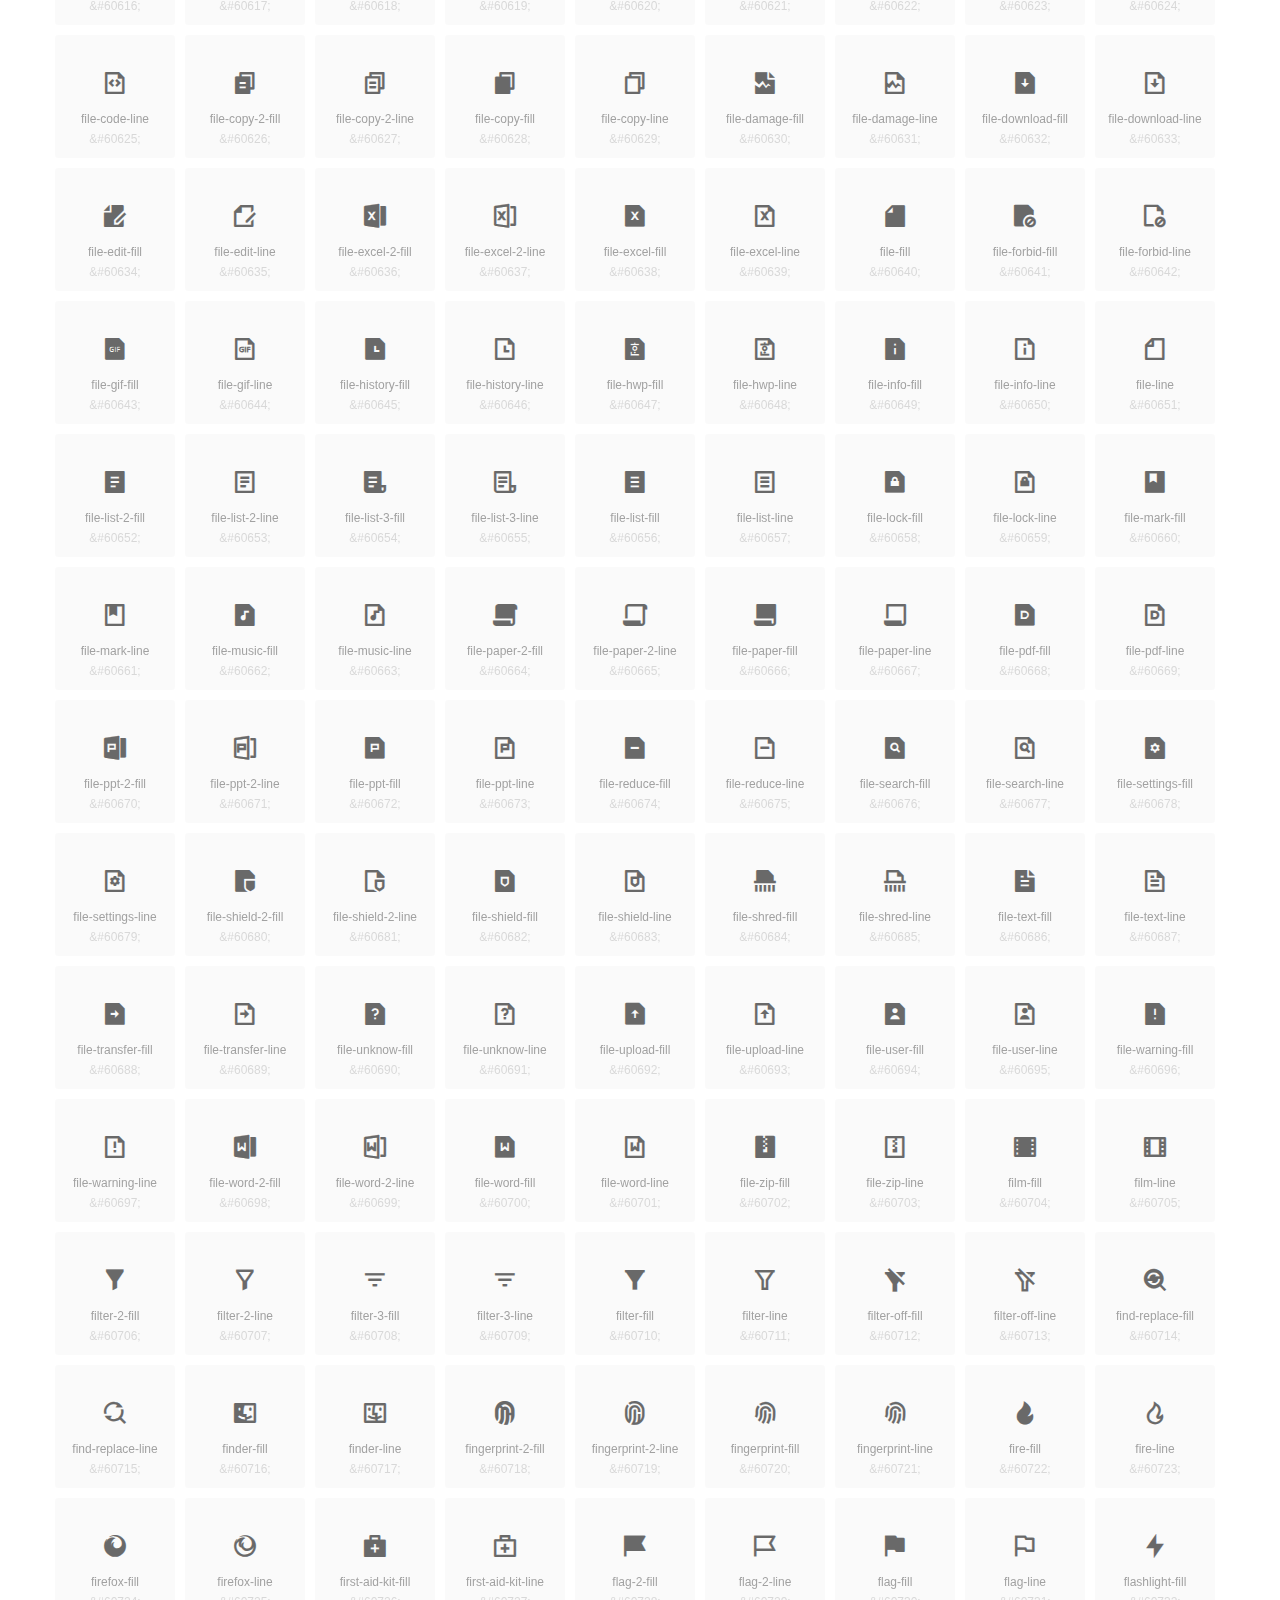
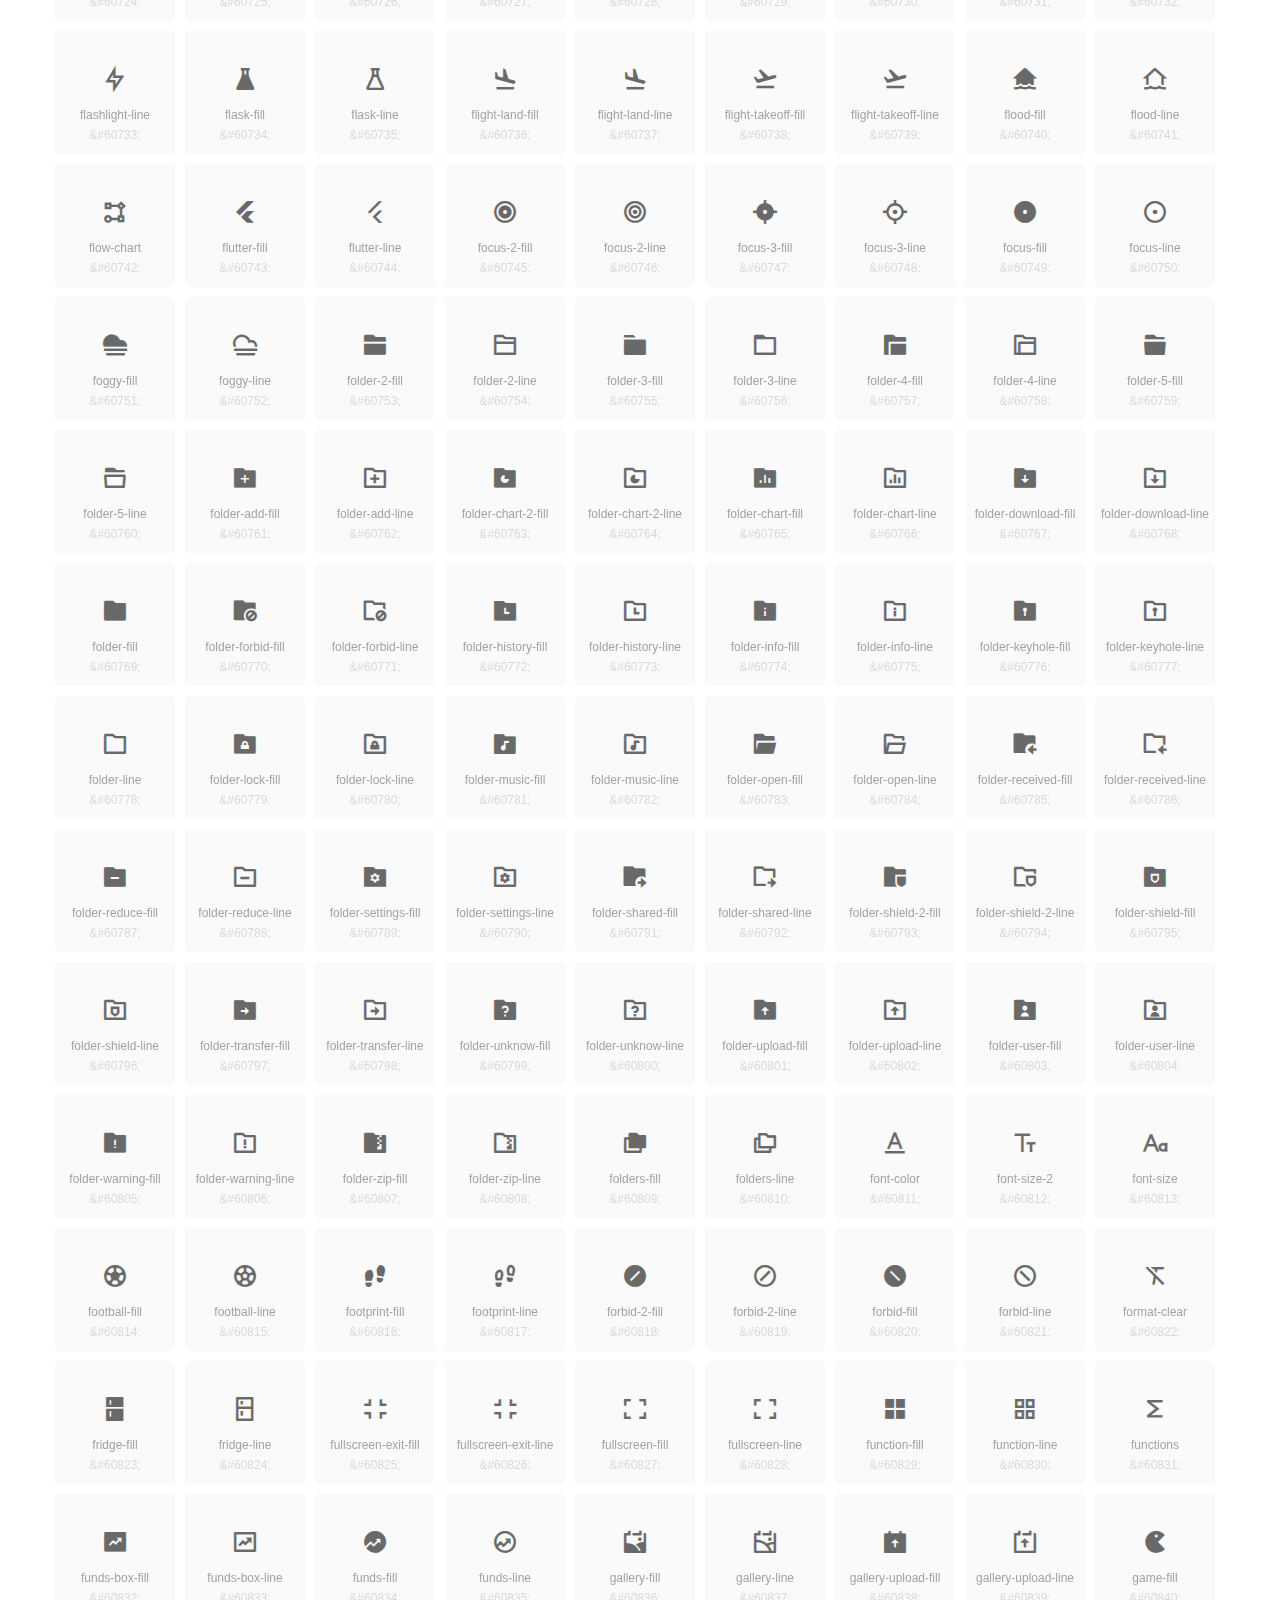
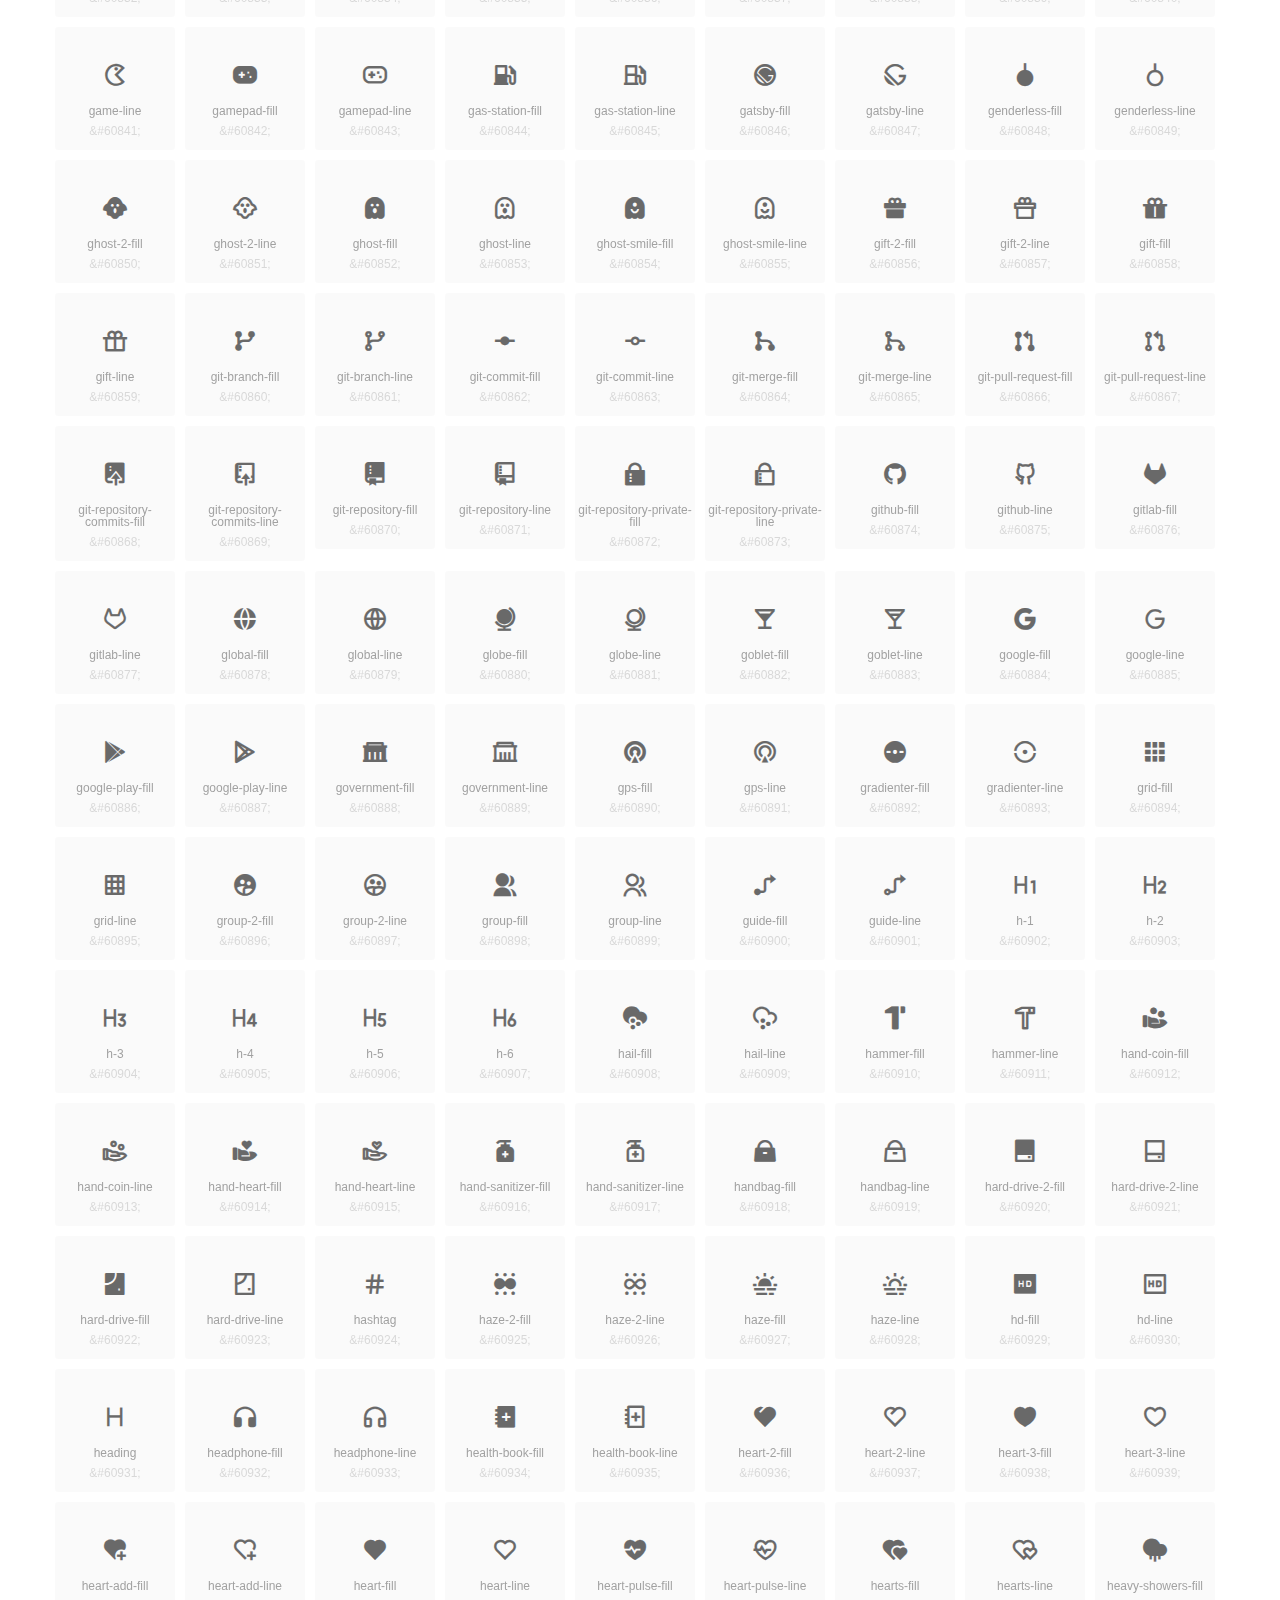
<file: extra/RemixIcon_Fonts_v3.2.0 (1)/fonts/unicode.html>
<!DOCTYPE html>
<html lang="en">
<head>
  <meta charset="UTF-8">
  <title>remixicon(3.2.0)</title>
  <meta name="viewport" content="width=device-width,minimum-scale=1.0,maximum-scale=1.0,user-scalable=no">
   
  <meta name="description" content="Remix Icon is a set of neutral system symbols carefully crafted for designers and developers, each icon is designed based on 24×24 grid">
   
  <meta name="keywords" content="remixicon,TTF,EOT,WOFF,WOFF2,SVG">
  
  
  
  <style>
    *{margin: 0;padding: 0;list-style: none;}
    body { color: #696969; font: 12px/1.5 tahoma, arial, \5b8b\4f53, sans-serif; }
    a { color: #333; text-decoration: underline; }
    a:hover { color: rgb(9, 73, 209); }
    .header { color: #333; text-align: center; padding: 80px 0 60px 0; min-height: 153px; font-size: 14px; }
    .header .logo svg { height: 120px; width: 120px; }
    .header h1 { font-size: 42px; padding: 26px 0 10px 0; }
    .header sup {font-size: 14px; margin: 8px 0 0 8px; position: absolute; color: #7b7b7b; }
    .info {
      color: #999;
      font-weight: normal;
      max-width: 346px;
      margin: 0 auto;
      padding: 20px 0;
      font-size: 14px;
    }

    .icons { max-width: 1190px; margin: 0 auto; }
    .icons ul { text-align: center; }
    .icons ul li {
      vertical-align: top;
      width: 120px;
      display: inline-block;
      text-align: center;
      background-color: rgba(0,0,0,.02);
      border-radius: 3px;
      padding: 29px 0 10px 0;
      margin-right: 10px;
      margin-top: 10px;
      transition: all 0.6s ease;
    }
    .icons ul li:hover { background-color: rgba(0,0,0,.06); }
    .icons ul li:hover span { color: #3c75e4; opacity: 1; }
    .icons ul li .unicode { color: #8c8c8c; opacity: 0.3; }
    .icons ul li h4 {
      font-weight: normal;
      padding: 10px 0 5px 0;
      display: block;
      color: #8c8c8c;
      font-size: 14px;
      line-height: 12px;
      opacity: 0.8;
    }
    .icons ul li:hover h4 { opacity: 1; }
    .icons ul li svg { width: 24px; height: 24px; }
    .icons ul li:hover { color: #3c75e4; }
    .footer { text-align: center; padding: 10px 0 90px 0; }
    .footer a { text-align: center; padding: 10px 0 90px 0; color: #696969;}
    .footer a:hover { color: #0949d1; }
    .links { text-align: center; padding: 50px 0 0 0; font-size: 14px; }
    
    
    .icons ul .unicode-icon span { display: block; }
    .icons ul .unicode-icon h4 { font-size: 12px; }
    @font-face {
      font-family: "remixicon";
      src: url("remixicon.eot");
      /* IE9*/
      src: url("remixicon.eot#iefix") format("embedded-opentype"),
      /* IE6-IE8 */
      url("remixicon.woff2?1681573354289") format("woff2"),
      url("remixicon.woff?1681573354289") format("woff"),
      /* chrome, firefox */
      url("remixicon.ttf?1681573354289") format("truetype"),
      /* chrome, firefox, opera, Safari, Android, iOS 4.2+*/
      url("remixicon.svg#remixicon?1681573354289") format("svg");
      /* iOS 4.1- */
    }
    .iconfont {
      font-family: "remixicon" !important;
      font-size: 26px;
      font-style: normal;
      -webkit-font-smoothing: antialiased;
      -webkit-text-stroke-width: 0.2px;
      -moz-osx-font-smoothing: grayscale;
    }
    
    
  </style>
  
</head>

<body>
  
  <div class="header">
    
    <div class="logo">
      <a href="./"><svg width="160" height="32" viewBox="0 0 160 32" fill="none" xmlns="http://www.w3.org/2000/svg">
<path d="M121.5 9.80005C123.33 9.80005 124.984 10.5797 126.165 11.8344L124.75 13.2496C123.929 12.3549 122.773 11.8 121.5 11.8C119.029 11.8 117 13.891 117 16.5C117 19.1091 119.029 21.2 121.5 21.2C122.773 21.2 123.929 20.6452 124.75 19.7505L126.165 21.1657C124.984 22.4204 123.33 23.2 121.5 23.2C117.91 23.2 115 20.2004 115 16.5C115 12.7997 117.91 9.80005 121.5 9.80005Z" fill="#1A2947"/>
<path d="M113 10V23H111V10H113Z" fill="#1A2947"/>
<path d="M154 23V9.99988H152L152 19.6019L144.997 9.99988L143 10.0039V23H145L145 13.3969L152 23H154Z" fill="#1A2947"/>
<path d="M68 10V12H60V15.5H67V17.5H60V21H68V23H58V10H68Z" fill="#1A2947"/>
<path d="M82 10L77.4999 17.201L73 10H71V23H73V13.775L77.4999 20.975L82 13.773V23H84V10H82Z" fill="#1A2947"/>
<path d="M89 10V23H87V10H89Z" fill="#1A2947"/>
<path d="M96.9999 14.7565L93.6689 9.99951H91.2279L95.7789 16.4995L91.2289 22.9995H93.6689L96.9999 18.2435L100.33 22.9995H102.772L98.2209 16.4995L102.773 9.99951H100.33L96.9999 14.7565Z" fill="#1A2947"/>
<path fill-rule="evenodd" clip-rule="evenodd" d="M141 16.5C141 12.7997 138.09 9.80005 134.5 9.80005C130.91 9.80005 128 12.7997 128 16.5C128 20.2004 130.91 23.2 134.5 23.2C138.09 23.2 141 20.2004 141 16.5ZM130 16.5C130 13.891 132.029 11.8 134.5 11.8C136.971 11.8 139 13.891 139 16.5C139 19.1091 136.971 21.2 134.5 21.2C132.029 21.2 130 19.1091 130 16.5Z" fill="#1A2947"/>
<path fill-rule="evenodd" clip-rule="evenodd" d="M51 10C53.2091 10 55 11.7909 55 14C55 15.7175 53.9176 17.1821 52.3977 17.749L55.1901 22.999H52.9251L50.267 18H46V23H44V10H51ZM46 11.999V15.999L51 16C52.1046 16 53 15.1046 53 14C53 12.8955 52.1 12 51 12L46 11.999Z" fill="#1A2947"/>
<path fill-rule="evenodd" clip-rule="evenodd" d="M19.2887 3.00389C19.1928 3.0013 19.0965 3 19 3H3V24H19C24.799 24 29.5 19.299 29.5 13.5C29.5 12.7108 29.4129 11.942 29.2479 11.2025C28.2772 11.7119 27.1722 12 26 12C22.134 12 19 8.86599 19 5C19 4.30645 19.1009 3.63646 19.2887 3.00389Z" fill="url(#paint0_linear_960_1054)"/>
<g filter="url(#filter0_b_960_1054)">
<path fill-rule="evenodd" clip-rule="evenodd" d="M3 3L29 29H3V3Z" fill="url(#paint1_linear_960_1054)"/>
</g>
<circle cx="26" cy="5" r="4" fill="url(#paint2_linear_960_1054)"/>
<defs>
<filter id="filter0_b_960_1054" x="-2.43656" y="-2.43656" width="36.8731" height="36.8731" filterUnits="userSpaceOnUse" color-interpolation-filters="sRGB">
<feFlood flood-opacity="0" result="BackgroundImageFix"/>
<feGaussianBlur in="BackgroundImage" stdDeviation="2.71828"/>
<feComposite in2="SourceAlpha" operator="in" result="effect1_backgroundBlur_960_1054"/>
<feBlend mode="normal" in="SourceGraphic" in2="effect1_backgroundBlur_960_1054" result="shape"/>
</filter>
<linearGradient id="paint0_linear_960_1054" x1="3" y1="3" x2="3" y2="24" gradientUnits="userSpaceOnUse">
<stop stop-color="#05A0FA"/>
<stop offset="1" stop-color="#4785FF"/>
</linearGradient>
<linearGradient id="paint1_linear_960_1054" x1="3" y1="3" x2="3" y2="29" gradientUnits="userSpaceOnUse">
<stop stop-color="#1A8CFF"/>
<stop offset="1" stop-color="#0557FA"/>
</linearGradient>
<linearGradient id="paint2_linear_960_1054" x1="22" y1="1" x2="22" y2="9" gradientUnits="userSpaceOnUse">
<stop stop-color="#FF463A"/>
<stop offset="1" stop-color="#FF1F5A"/>
</linearGradient>
</defs>
</svg>
</a>
    </div>
    
    <h1>remixicon(3.2.0)<sup>1.0.0</sup></h1>
    <div class="info">
      Remix Icon is a set of neutral system symbols carefully crafted for designers and developers, each icon is designed based on 24×24 grid
    </div>
    <p>
      
      <a href="https://github.com/Remix-Design/remixicon.git">GitHub</a> · 
      
      <a href="index.html">Font Class</a> · 
      
      <a href="unicode.html">Unicode</a>
      
    </p>
  </div>
  <div class="icons">
    <ul>
      <li class="unicode-icon"><span class="iconfont"></span><h4>24-hours-fill</h4><span class="unicode">&amp;#59905;</span></li><li class="unicode-icon"><span class="iconfont"></span><h4>24-hours-line</h4><span class="unicode">&amp;#59906;</span></li><li class="unicode-icon"><span class="iconfont"></span><h4>4k-fill</h4><span class="unicode">&amp;#59907;</span></li><li class="unicode-icon"><span class="iconfont"></span><h4>4k-line</h4><span class="unicode">&amp;#59908;</span></li><li class="unicode-icon"><span class="iconfont"></span><h4>a-b</h4><span class="unicode">&amp;#59909;</span></li><li class="unicode-icon"><span class="iconfont"></span><h4>account-box-fill</h4><span class="unicode">&amp;#59910;</span></li><li class="unicode-icon"><span class="iconfont"></span><h4>account-box-line</h4><span class="unicode">&amp;#59911;</span></li><li class="unicode-icon"><span class="iconfont"></span><h4>account-circle-fill</h4><span class="unicode">&amp;#59912;</span></li><li class="unicode-icon"><span class="iconfont"></span><h4>account-circle-line</h4><span class="unicode">&amp;#59913;</span></li><li class="unicode-icon"><span class="iconfont"></span><h4>account-pin-box-fill</h4><span class="unicode">&amp;#59914;</span></li><li class="unicode-icon"><span class="iconfont"></span><h4>account-pin-box-line</h4><span class="unicode">&amp;#59915;</span></li><li class="unicode-icon"><span class="iconfont"></span><h4>account-pin-circle-fill</h4><span class="unicode">&amp;#59916;</span></li><li class="unicode-icon"><span class="iconfont"></span><h4>account-pin-circle-line</h4><span class="unicode">&amp;#59917;</span></li><li class="unicode-icon"><span class="iconfont"></span><h4>add-box-fill</h4><span class="unicode">&amp;#59918;</span></li><li class="unicode-icon"><span class="iconfont"></span><h4>add-box-line</h4><span class="unicode">&amp;#59919;</span></li><li class="unicode-icon"><span class="iconfont"></span><h4>add-circle-fill</h4><span class="unicode">&amp;#59920;</span></li><li class="unicode-icon"><span class="iconfont"></span><h4>add-circle-line</h4><span class="unicode">&amp;#59921;</span></li><li class="unicode-icon"><span class="iconfont"></span><h4>add-fill</h4><span class="unicode">&amp;#59922;</span></li><li class="unicode-icon"><span class="iconfont"></span><h4>add-line</h4><span class="unicode">&amp;#59923;</span></li><li class="unicode-icon"><span class="iconfont"></span><h4>admin-fill</h4><span class="unicode">&amp;#59924;</span></li><li class="unicode-icon"><span class="iconfont"></span><h4>admin-line</h4><span class="unicode">&amp;#59925;</span></li><li class="unicode-icon"><span class="iconfont"></span><h4>advertisement-fill</h4><span class="unicode">&amp;#59926;</span></li><li class="unicode-icon"><span class="iconfont"></span><h4>advertisement-line</h4><span class="unicode">&amp;#59927;</span></li><li class="unicode-icon"><span class="iconfont"></span><h4>airplay-fill</h4><span class="unicode">&amp;#59928;</span></li><li class="unicode-icon"><span class="iconfont"></span><h4>airplay-line</h4><span class="unicode">&amp;#59929;</span></li><li class="unicode-icon"><span class="iconfont"></span><h4>alarm-fill</h4><span class="unicode">&amp;#59930;</span></li><li class="unicode-icon"><span class="iconfont"></span><h4>alarm-line</h4><span class="unicode">&amp;#59931;</span></li><li class="unicode-icon"><span class="iconfont"></span><h4>alarm-warning-fill</h4><span class="unicode">&amp;#59932;</span></li><li class="unicode-icon"><span class="iconfont"></span><h4>alarm-warning-line</h4><span class="unicode">&amp;#59933;</span></li><li class="unicode-icon"><span class="iconfont"></span><h4>album-fill</h4><span class="unicode">&amp;#59934;</span></li><li class="unicode-icon"><span class="iconfont"></span><h4>album-line</h4><span class="unicode">&amp;#59935;</span></li><li class="unicode-icon"><span class="iconfont"></span><h4>alert-fill</h4><span class="unicode">&amp;#59936;</span></li><li class="unicode-icon"><span class="iconfont"></span><h4>alert-line</h4><span class="unicode">&amp;#59937;</span></li><li class="unicode-icon"><span class="iconfont"></span><h4>aliens-fill</h4><span class="unicode">&amp;#59938;</span></li><li class="unicode-icon"><span class="iconfont"></span><h4>aliens-line</h4><span class="unicode">&amp;#59939;</span></li><li class="unicode-icon"><span class="iconfont"></span><h4>align-bottom</h4><span class="unicode">&amp;#59940;</span></li><li class="unicode-icon"><span class="iconfont"></span><h4>align-center</h4><span class="unicode">&amp;#59941;</span></li><li class="unicode-icon"><span class="iconfont"></span><h4>align-justify</h4><span class="unicode">&amp;#59942;</span></li><li class="unicode-icon"><span class="iconfont"></span><h4>align-left</h4><span class="unicode">&amp;#59943;</span></li><li class="unicode-icon"><span class="iconfont"></span><h4>align-right</h4><span class="unicode">&amp;#59944;</span></li><li class="unicode-icon"><span class="iconfont"></span><h4>align-top</h4><span class="unicode">&amp;#59945;</span></li><li class="unicode-icon"><span class="iconfont"></span><h4>align-vertically</h4><span class="unicode">&amp;#59946;</span></li><li class="unicode-icon"><span class="iconfont"></span><h4>alipay-fill</h4><span class="unicode">&amp;#59947;</span></li><li class="unicode-icon"><span class="iconfont"></span><h4>alipay-line</h4><span class="unicode">&amp;#59948;</span></li><li class="unicode-icon"><span class="iconfont"></span><h4>amazon-fill</h4><span class="unicode">&amp;#59949;</span></li><li class="unicode-icon"><span class="iconfont"></span><h4>amazon-line</h4><span class="unicode">&amp;#59950;</span></li><li class="unicode-icon"><span class="iconfont"></span><h4>anchor-fill</h4><span class="unicode">&amp;#59951;</span></li><li class="unicode-icon"><span class="iconfont"></span><h4>anchor-line</h4><span class="unicode">&amp;#59952;</span></li><li class="unicode-icon"><span class="iconfont"></span><h4>ancient-gate-fill</h4><span class="unicode">&amp;#59953;</span></li><li class="unicode-icon"><span class="iconfont"></span><h4>ancient-gate-line</h4><span class="unicode">&amp;#59954;</span></li><li class="unicode-icon"><span class="iconfont"></span><h4>ancient-pavilion-fill</h4><span class="unicode">&amp;#59955;</span></li><li class="unicode-icon"><span class="iconfont"></span><h4>ancient-pavilion-line</h4><span class="unicode">&amp;#59956;</span></li><li class="unicode-icon"><span class="iconfont"></span><h4>android-fill</h4><span class="unicode">&amp;#59957;</span></li><li class="unicode-icon"><span class="iconfont"></span><h4>android-line</h4><span class="unicode">&amp;#59958;</span></li><li class="unicode-icon"><span class="iconfont"></span><h4>angularjs-fill</h4><span class="unicode">&amp;#59959;</span></li><li class="unicode-icon"><span class="iconfont"></span><h4>angularjs-line</h4><span class="unicode">&amp;#59960;</span></li><li class="unicode-icon"><span class="iconfont"></span><h4>anticlockwise-2-fill</h4><span class="unicode">&amp;#59961;</span></li><li class="unicode-icon"><span class="iconfont"></span><h4>anticlockwise-2-line</h4><span class="unicode">&amp;#59962;</span></li><li class="unicode-icon"><span class="iconfont"></span><h4>anticlockwise-fill</h4><span class="unicode">&amp;#59963;</span></li><li class="unicode-icon"><span class="iconfont"></span><h4>anticlockwise-line</h4><span class="unicode">&amp;#59964;</span></li><li class="unicode-icon"><span class="iconfont"></span><h4>app-store-fill</h4><span class="unicode">&amp;#59965;</span></li><li class="unicode-icon"><span class="iconfont"></span><h4>app-store-line</h4><span class="unicode">&amp;#59966;</span></li><li class="unicode-icon"><span class="iconfont"></span><h4>apple-fill</h4><span class="unicode">&amp;#59967;</span></li><li class="unicode-icon"><span class="iconfont"></span><h4>apple-line</h4><span class="unicode">&amp;#59968;</span></li><li class="unicode-icon"><span class="iconfont"></span><h4>apps-2-fill</h4><span class="unicode">&amp;#59969;</span></li><li class="unicode-icon"><span class="iconfont"></span><h4>apps-2-line</h4><span class="unicode">&amp;#59970;</span></li><li class="unicode-icon"><span class="iconfont"></span><h4>apps-fill</h4><span class="unicode">&amp;#59971;</span></li><li class="unicode-icon"><span class="iconfont"></span><h4>apps-line</h4><span class="unicode">&amp;#59972;</span></li><li class="unicode-icon"><span class="iconfont"></span><h4>archive-drawer-fill</h4><span class="unicode">&amp;#59973;</span></li><li class="unicode-icon"><span class="iconfont"></span><h4>archive-drawer-line</h4><span class="unicode">&amp;#59974;</span></li><li class="unicode-icon"><span class="iconfont"></span><h4>archive-fill</h4><span class="unicode">&amp;#59975;</span></li><li class="unicode-icon"><span class="iconfont"></span><h4>archive-line</h4><span class="unicode">&amp;#59976;</span></li><li class="unicode-icon"><span class="iconfont"></span><h4>arrow-down-circle-fill</h4><span class="unicode">&amp;#59977;</span></li><li class="unicode-icon"><span class="iconfont"></span><h4>arrow-down-circle-line</h4><span class="unicode">&amp;#59978;</span></li><li class="unicode-icon"><span class="iconfont"></span><h4>arrow-down-fill</h4><span class="unicode">&amp;#59979;</span></li><li class="unicode-icon"><span class="iconfont"></span><h4>arrow-down-line</h4><span class="unicode">&amp;#59980;</span></li><li class="unicode-icon"><span class="iconfont"></span><h4>arrow-down-s-fill</h4><span class="unicode">&amp;#59981;</span></li><li class="unicode-icon"><span class="iconfont"></span><h4>arrow-down-s-line</h4><span class="unicode">&amp;#59982;</span></li><li class="unicode-icon"><span class="iconfont"></span><h4>arrow-drop-down-fill</h4><span class="unicode">&amp;#59983;</span></li><li class="unicode-icon"><span class="iconfont"></span><h4>arrow-drop-down-line</h4><span class="unicode">&amp;#59984;</span></li><li class="unicode-icon"><span class="iconfont"></span><h4>arrow-drop-left-fill</h4><span class="unicode">&amp;#59985;</span></li><li class="unicode-icon"><span class="iconfont"></span><h4>arrow-drop-left-line</h4><span class="unicode">&amp;#59986;</span></li><li class="unicode-icon"><span class="iconfont"></span><h4>arrow-drop-right-fill</h4><span class="unicode">&amp;#59987;</span></li><li class="unicode-icon"><span class="iconfont"></span><h4>arrow-drop-right-line</h4><span class="unicode">&amp;#59988;</span></li><li class="unicode-icon"><span class="iconfont"></span><h4>arrow-drop-up-fill</h4><span class="unicode">&amp;#59989;</span></li><li class="unicode-icon"><span class="iconfont"></span><h4>arrow-drop-up-line</h4><span class="unicode">&amp;#59990;</span></li><li class="unicode-icon"><span class="iconfont"></span><h4>arrow-go-back-fill</h4><span class="unicode">&amp;#59991;</span></li><li class="unicode-icon"><span class="iconfont"></span><h4>arrow-go-back-line</h4><span class="unicode">&amp;#59992;</span></li><li class="unicode-icon"><span class="iconfont"></span><h4>arrow-go-forward-fill</h4><span class="unicode">&amp;#59993;</span></li><li class="unicode-icon"><span class="iconfont"></span><h4>arrow-go-forward-line</h4><span class="unicode">&amp;#59994;</span></li><li class="unicode-icon"><span class="iconfont"></span><h4>arrow-left-circle-fill</h4><span class="unicode">&amp;#59995;</span></li><li class="unicode-icon"><span class="iconfont"></span><h4>arrow-left-circle-line</h4><span class="unicode">&amp;#59996;</span></li><li class="unicode-icon"><span class="iconfont"></span><h4>arrow-left-down-fill</h4><span class="unicode">&amp;#59997;</span></li><li class="unicode-icon"><span class="iconfont"></span><h4>arrow-left-down-line</h4><span class="unicode">&amp;#59998;</span></li><li class="unicode-icon"><span class="iconfont"></span><h4>arrow-left-fill</h4><span class="unicode">&amp;#59999;</span></li><li class="unicode-icon"><span class="iconfont"></span><h4>arrow-left-line</h4><span class="unicode">&amp;#60000;</span></li><li class="unicode-icon"><span class="iconfont"></span><h4>arrow-left-right-fill</h4><span class="unicode">&amp;#60001;</span></li><li class="unicode-icon"><span class="iconfont"></span><h4>arrow-left-right-line</h4><span class="unicode">&amp;#60002;</span></li><li class="unicode-icon"><span class="iconfont"></span><h4>arrow-left-s-fill</h4><span class="unicode">&amp;#60003;</span></li><li class="unicode-icon"><span class="iconfont"></span><h4>arrow-left-s-line</h4><span class="unicode">&amp;#60004;</span></li><li class="unicode-icon"><span class="iconfont"></span><h4>arrow-left-up-fill</h4><span class="unicode">&amp;#60005;</span></li><li class="unicode-icon"><span class="iconfont"></span><h4>arrow-left-up-line</h4><span class="unicode">&amp;#60006;</span></li><li class="unicode-icon"><span class="iconfont"></span><h4>arrow-right-circle-fill</h4><span class="unicode">&amp;#60007;</span></li><li class="unicode-icon"><span class="iconfont"></span><h4>arrow-right-circle-line</h4><span class="unicode">&amp;#60008;</span></li><li class="unicode-icon"><span class="iconfont"></span><h4>arrow-right-down-fill</h4><span class="unicode">&amp;#60009;</span></li><li class="unicode-icon"><span class="iconfont"></span><h4>arrow-right-down-line</h4><span class="unicode">&amp;#60010;</span></li><li class="unicode-icon"><span class="iconfont"></span><h4>arrow-right-fill</h4><span class="unicode">&amp;#60011;</span></li><li class="unicode-icon"><span class="iconfont"></span><h4>arrow-right-line</h4><span class="unicode">&amp;#60012;</span></li><li class="unicode-icon"><span class="iconfont"></span><h4>arrow-right-s-fill</h4><span class="unicode">&amp;#60013;</span></li><li class="unicode-icon"><span class="iconfont"></span><h4>arrow-right-s-line</h4><span class="unicode">&amp;#60014;</span></li><li class="unicode-icon"><span class="iconfont"></span><h4>arrow-right-up-fill</h4><span class="unicode">&amp;#60015;</span></li><li class="unicode-icon"><span class="iconfont"></span><h4>arrow-right-up-line</h4><span class="unicode">&amp;#60016;</span></li><li class="unicode-icon"><span class="iconfont"></span><h4>arrow-up-circle-fill</h4><span class="unicode">&amp;#60017;</span></li><li class="unicode-icon"><span class="iconfont"></span><h4>arrow-up-circle-line</h4><span class="unicode">&amp;#60018;</span></li><li class="unicode-icon"><span class="iconfont"></span><h4>arrow-up-down-fill</h4><span class="unicode">&amp;#60019;</span></li><li class="unicode-icon"><span class="iconfont"></span><h4>arrow-up-down-line</h4><span class="unicode">&amp;#60020;</span></li><li class="unicode-icon"><span class="iconfont"></span><h4>arrow-up-fill</h4><span class="unicode">&amp;#60021;</span></li><li class="unicode-icon"><span class="iconfont"></span><h4>arrow-up-line</h4><span class="unicode">&amp;#60022;</span></li><li class="unicode-icon"><span class="iconfont"></span><h4>arrow-up-s-fill</h4><span class="unicode">&amp;#60023;</span></li><li class="unicode-icon"><span class="iconfont"></span><h4>arrow-up-s-line</h4><span class="unicode">&amp;#60024;</span></li><li class="unicode-icon"><span class="iconfont"></span><h4>artboard-2-fill</h4><span class="unicode">&amp;#60025;</span></li><li class="unicode-icon"><span class="iconfont"></span><h4>artboard-2-line</h4><span class="unicode">&amp;#60026;</span></li><li class="unicode-icon"><span class="iconfont"></span><h4>artboard-fill</h4><span class="unicode">&amp;#60027;</span></li><li class="unicode-icon"><span class="iconfont"></span><h4>artboard-line</h4><span class="unicode">&amp;#60028;</span></li><li class="unicode-icon"><span class="iconfont"></span><h4>article-fill</h4><span class="unicode">&amp;#60029;</span></li><li class="unicode-icon"><span class="iconfont"></span><h4>article-line</h4><span class="unicode">&amp;#60030;</span></li><li class="unicode-icon"><span class="iconfont"></span><h4>aspect-ratio-fill</h4><span class="unicode">&amp;#60031;</span></li><li class="unicode-icon"><span class="iconfont"></span><h4>aspect-ratio-line</h4><span class="unicode">&amp;#60032;</span></li><li class="unicode-icon"><span class="iconfont"></span><h4>asterisk</h4><span class="unicode">&amp;#60033;</span></li><li class="unicode-icon"><span class="iconfont"></span><h4>at-fill</h4><span class="unicode">&amp;#60034;</span></li><li class="unicode-icon"><span class="iconfont"></span><h4>at-line</h4><span class="unicode">&amp;#60035;</span></li><li class="unicode-icon"><span class="iconfont"></span><h4>attachment-2</h4><span class="unicode">&amp;#60036;</span></li><li class="unicode-icon"><span class="iconfont"></span><h4>attachment-fill</h4><span class="unicode">&amp;#60037;</span></li><li class="unicode-icon"><span class="iconfont"></span><h4>attachment-line</h4><span class="unicode">&amp;#60038;</span></li><li class="unicode-icon"><span class="iconfont"></span><h4>auction-fill</h4><span class="unicode">&amp;#60039;</span></li><li class="unicode-icon"><span class="iconfont"></span><h4>auction-line</h4><span class="unicode">&amp;#60040;</span></li><li class="unicode-icon"><span class="iconfont"></span><h4>award-fill</h4><span class="unicode">&amp;#60041;</span></li><li class="unicode-icon"><span class="iconfont"></span><h4>award-line</h4><span class="unicode">&amp;#60042;</span></li><li class="unicode-icon"><span class="iconfont"></span><h4>baidu-fill</h4><span class="unicode">&amp;#60043;</span></li><li class="unicode-icon"><span class="iconfont"></span><h4>baidu-line</h4><span class="unicode">&amp;#60044;</span></li><li class="unicode-icon"><span class="iconfont"></span><h4>ball-pen-fill</h4><span class="unicode">&amp;#60045;</span></li><li class="unicode-icon"><span class="iconfont"></span><h4>ball-pen-line</h4><span class="unicode">&amp;#60046;</span></li><li class="unicode-icon"><span class="iconfont"></span><h4>bank-card-2-fill</h4><span class="unicode">&amp;#60047;</span></li><li class="unicode-icon"><span class="iconfont"></span><h4>bank-card-2-line</h4><span class="unicode">&amp;#60048;</span></li><li class="unicode-icon"><span class="iconfont"></span><h4>bank-card-fill</h4><span class="unicode">&amp;#60049;</span></li><li class="unicode-icon"><span class="iconfont"></span><h4>bank-card-line</h4><span class="unicode">&amp;#60050;</span></li><li class="unicode-icon"><span class="iconfont"></span><h4>bank-fill</h4><span class="unicode">&amp;#60051;</span></li><li class="unicode-icon"><span class="iconfont"></span><h4>bank-line</h4><span class="unicode">&amp;#60052;</span></li><li class="unicode-icon"><span class="iconfont"></span><h4>bar-chart-2-fill</h4><span class="unicode">&amp;#60053;</span></li><li class="unicode-icon"><span class="iconfont"></span><h4>bar-chart-2-line</h4><span class="unicode">&amp;#60054;</span></li><li class="unicode-icon"><span class="iconfont"></span><h4>bar-chart-box-fill</h4><span class="unicode">&amp;#60055;</span></li><li class="unicode-icon"><span class="iconfont"></span><h4>bar-chart-box-line</h4><span class="unicode">&amp;#60056;</span></li><li class="unicode-icon"><span class="iconfont"></span><h4>bar-chart-fill</h4><span class="unicode">&amp;#60057;</span></li><li class="unicode-icon"><span class="iconfont"></span><h4>bar-chart-grouped-fill</h4><span class="unicode">&amp;#60058;</span></li><li class="unicode-icon"><span class="iconfont"></span><h4>bar-chart-grouped-line</h4><span class="unicode">&amp;#60059;</span></li><li class="unicode-icon"><span class="iconfont"></span><h4>bar-chart-horizontal-fill</h4><span class="unicode">&amp;#60060;</span></li><li class="unicode-icon"><span class="iconfont"></span><h4>bar-chart-horizontal-line</h4><span class="unicode">&amp;#60061;</span></li><li class="unicode-icon"><span class="iconfont"></span><h4>bar-chart-line</h4><span class="unicode">&amp;#60062;</span></li><li class="unicode-icon"><span class="iconfont"></span><h4>barcode-box-fill</h4><span class="unicode">&amp;#60063;</span></li><li class="unicode-icon"><span class="iconfont"></span><h4>barcode-box-line</h4><span class="unicode">&amp;#60064;</span></li><li class="unicode-icon"><span class="iconfont"></span><h4>barcode-fill</h4><span class="unicode">&amp;#60065;</span></li><li class="unicode-icon"><span class="iconfont"></span><h4>barcode-line</h4><span class="unicode">&amp;#60066;</span></li><li class="unicode-icon"><span class="iconfont"></span><h4>barricade-fill</h4><span class="unicode">&amp;#60067;</span></li><li class="unicode-icon"><span class="iconfont"></span><h4>barricade-line</h4><span class="unicode">&amp;#60068;</span></li><li class="unicode-icon"><span class="iconfont"></span><h4>base-station-fill</h4><span class="unicode">&amp;#60069;</span></li><li class="unicode-icon"><span class="iconfont"></span><h4>base-station-line</h4><span class="unicode">&amp;#60070;</span></li><li class="unicode-icon"><span class="iconfont"></span><h4>basketball-fill</h4><span class="unicode">&amp;#60071;</span></li><li class="unicode-icon"><span class="iconfont"></span><h4>basketball-line</h4><span class="unicode">&amp;#60072;</span></li><li class="unicode-icon"><span class="iconfont"></span><h4>battery-2-charge-fill</h4><span class="unicode">&amp;#60073;</span></li><li class="unicode-icon"><span class="iconfont"></span><h4>battery-2-charge-line</h4><span class="unicode">&amp;#60074;</span></li><li class="unicode-icon"><span class="iconfont"></span><h4>battery-2-fill</h4><span class="unicode">&amp;#60075;</span></li><li class="unicode-icon"><span class="iconfont"></span><h4>battery-2-line</h4><span class="unicode">&amp;#60076;</span></li><li class="unicode-icon"><span class="iconfont"></span><h4>battery-charge-fill</h4><span class="unicode">&amp;#60077;</span></li><li class="unicode-icon"><span class="iconfont"></span><h4>battery-charge-line</h4><span class="unicode">&amp;#60078;</span></li><li class="unicode-icon"><span class="iconfont"></span><h4>battery-fill</h4><span class="unicode">&amp;#60079;</span></li><li class="unicode-icon"><span class="iconfont"></span><h4>battery-line</h4><span class="unicode">&amp;#60080;</span></li><li class="unicode-icon"><span class="iconfont"></span><h4>battery-low-fill</h4><span class="unicode">&amp;#60081;</span></li><li class="unicode-icon"><span class="iconfont"></span><h4>battery-low-line</h4><span class="unicode">&amp;#60082;</span></li><li class="unicode-icon"><span class="iconfont"></span><h4>battery-saver-fill</h4><span class="unicode">&amp;#60083;</span></li><li class="unicode-icon"><span class="iconfont"></span><h4>battery-saver-line</h4><span class="unicode">&amp;#60084;</span></li><li class="unicode-icon"><span class="iconfont"></span><h4>battery-share-fill</h4><span class="unicode">&amp;#60085;</span></li><li class="unicode-icon"><span class="iconfont"></span><h4>battery-share-line</h4><span class="unicode">&amp;#60086;</span></li><li class="unicode-icon"><span class="iconfont"></span><h4>bear-smile-fill</h4><span class="unicode">&amp;#60087;</span></li><li class="unicode-icon"><span class="iconfont"></span><h4>bear-smile-line</h4><span class="unicode">&amp;#60088;</span></li><li class="unicode-icon"><span class="iconfont"></span><h4>behance-fill</h4><span class="unicode">&amp;#60089;</span></li><li class="unicode-icon"><span class="iconfont"></span><h4>behance-line</h4><span class="unicode">&amp;#60090;</span></li><li class="unicode-icon"><span class="iconfont"></span><h4>bell-fill</h4><span class="unicode">&amp;#60091;</span></li><li class="unicode-icon"><span class="iconfont"></span><h4>bell-line</h4><span class="unicode">&amp;#60092;</span></li><li class="unicode-icon"><span class="iconfont"></span><h4>bike-fill</h4><span class="unicode">&amp;#60093;</span></li><li class="unicode-icon"><span class="iconfont"></span><h4>bike-line</h4><span class="unicode">&amp;#60094;</span></li><li class="unicode-icon"><span class="iconfont"></span><h4>bilibili-fill</h4><span class="unicode">&amp;#60095;</span></li><li class="unicode-icon"><span class="iconfont"></span><h4>bilibili-line</h4><span class="unicode">&amp;#60096;</span></li><li class="unicode-icon"><span class="iconfont"></span><h4>bill-fill</h4><span class="unicode">&amp;#60097;</span></li><li class="unicode-icon"><span class="iconfont"></span><h4>bill-line</h4><span class="unicode">&amp;#60098;</span></li><li class="unicode-icon"><span class="iconfont"></span><h4>billiards-fill</h4><span class="unicode">&amp;#60099;</span></li><li class="unicode-icon"><span class="iconfont"></span><h4>billiards-line</h4><span class="unicode">&amp;#60100;</span></li><li class="unicode-icon"><span class="iconfont"></span><h4>bit-coin-fill</h4><span class="unicode">&amp;#60101;</span></li><li class="unicode-icon"><span class="iconfont"></span><h4>bit-coin-line</h4><span class="unicode">&amp;#60102;</span></li><li class="unicode-icon"><span class="iconfont"></span><h4>blaze-fill</h4><span class="unicode">&amp;#60103;</span></li><li class="unicode-icon"><span class="iconfont"></span><h4>blaze-line</h4><span class="unicode">&amp;#60104;</span></li><li class="unicode-icon"><span class="iconfont"></span><h4>bluetooth-connect-fill</h4><span class="unicode">&amp;#60105;</span></li><li class="unicode-icon"><span class="iconfont"></span><h4>bluetooth-connect-line</h4><span class="unicode">&amp;#60106;</span></li><li class="unicode-icon"><span class="iconfont"></span><h4>bluetooth-fill</h4><span class="unicode">&amp;#60107;</span></li><li class="unicode-icon"><span class="iconfont"></span><h4>bluetooth-line</h4><span class="unicode">&amp;#60108;</span></li><li class="unicode-icon"><span class="iconfont"></span><h4>blur-off-fill</h4><span class="unicode">&amp;#60109;</span></li><li class="unicode-icon"><span class="iconfont"></span><h4>blur-off-line</h4><span class="unicode">&amp;#60110;</span></li><li class="unicode-icon"><span class="iconfont"></span><h4>body-scan-fill</h4><span class="unicode">&amp;#60111;</span></li><li class="unicode-icon"><span class="iconfont"></span><h4>body-scan-line</h4><span class="unicode">&amp;#60112;</span></li><li class="unicode-icon"><span class="iconfont"></span><h4>bold</h4><span class="unicode">&amp;#60113;</span></li><li class="unicode-icon"><span class="iconfont"></span><h4>book-2-fill</h4><span class="unicode">&amp;#60114;</span></li><li class="unicode-icon"><span class="iconfont"></span><h4>book-2-line</h4><span class="unicode">&amp;#60115;</span></li><li class="unicode-icon"><span class="iconfont"></span><h4>book-3-fill</h4><span class="unicode">&amp;#60116;</span></li><li class="unicode-icon"><span class="iconfont"></span><h4>book-3-line</h4><span class="unicode">&amp;#60117;</span></li><li class="unicode-icon"><span class="iconfont"></span><h4>book-fill</h4><span class="unicode">&amp;#60118;</span></li><li class="unicode-icon"><span class="iconfont"></span><h4>book-line</h4><span class="unicode">&amp;#60119;</span></li><li class="unicode-icon"><span class="iconfont"></span><h4>book-mark-fill</h4><span class="unicode">&amp;#60120;</span></li><li class="unicode-icon"><span class="iconfont"></span><h4>book-mark-line</h4><span class="unicode">&amp;#60121;</span></li><li class="unicode-icon"><span class="iconfont"></span><h4>book-open-fill</h4><span class="unicode">&amp;#60122;</span></li><li class="unicode-icon"><span class="iconfont"></span><h4>book-open-line</h4><span class="unicode">&amp;#60123;</span></li><li class="unicode-icon"><span class="iconfont"></span><h4>book-read-fill</h4><span class="unicode">&amp;#60124;</span></li><li class="unicode-icon"><span class="iconfont"></span><h4>book-read-line</h4><span class="unicode">&amp;#60125;</span></li><li class="unicode-icon"><span class="iconfont"></span><h4>booklet-fill</h4><span class="unicode">&amp;#60126;</span></li><li class="unicode-icon"><span class="iconfont"></span><h4>booklet-line</h4><span class="unicode">&amp;#60127;</span></li><li class="unicode-icon"><span class="iconfont"></span><h4>bookmark-2-fill</h4><span class="unicode">&amp;#60128;</span></li><li class="unicode-icon"><span class="iconfont"></span><h4>bookmark-2-line</h4><span class="unicode">&amp;#60129;</span></li><li class="unicode-icon"><span class="iconfont"></span><h4>bookmark-3-fill</h4><span class="unicode">&amp;#60130;</span></li><li class="unicode-icon"><span class="iconfont"></span><h4>bookmark-3-line</h4><span class="unicode">&amp;#60131;</span></li><li class="unicode-icon"><span class="iconfont"></span><h4>bookmark-fill</h4><span class="unicode">&amp;#60132;</span></li><li class="unicode-icon"><span class="iconfont"></span><h4>bookmark-line</h4><span class="unicode">&amp;#60133;</span></li><li class="unicode-icon"><span class="iconfont"></span><h4>boxing-fill</h4><span class="unicode">&amp;#60134;</span></li><li class="unicode-icon"><span class="iconfont"></span><h4>boxing-line</h4><span class="unicode">&amp;#60135;</span></li><li class="unicode-icon"><span class="iconfont"></span><h4>braces-fill</h4><span class="unicode">&amp;#60136;</span></li><li class="unicode-icon"><span class="iconfont"></span><h4>braces-line</h4><span class="unicode">&amp;#60137;</span></li><li class="unicode-icon"><span class="iconfont"></span><h4>brackets-fill</h4><span class="unicode">&amp;#60138;</span></li><li class="unicode-icon"><span class="iconfont"></span><h4>brackets-line</h4><span class="unicode">&amp;#60139;</span></li><li class="unicode-icon"><span class="iconfont"></span><h4>briefcase-2-fill</h4><span class="unicode">&amp;#60140;</span></li><li class="unicode-icon"><span class="iconfont"></span><h4>briefcase-2-line</h4><span class="unicode">&amp;#60141;</span></li><li class="unicode-icon"><span class="iconfont"></span><h4>briefcase-3-fill</h4><span class="unicode">&amp;#60142;</span></li><li class="unicode-icon"><span class="iconfont"></span><h4>briefcase-3-line</h4><span class="unicode">&amp;#60143;</span></li><li class="unicode-icon"><span class="iconfont"></span><h4>briefcase-4-fill</h4><span class="unicode">&amp;#60144;</span></li><li class="unicode-icon"><span class="iconfont"></span><h4>briefcase-4-line</h4><span class="unicode">&amp;#60145;</span></li><li class="unicode-icon"><span class="iconfont"></span><h4>briefcase-5-fill</h4><span class="unicode">&amp;#60146;</span></li><li class="unicode-icon"><span class="iconfont"></span><h4>briefcase-5-line</h4><span class="unicode">&amp;#60147;</span></li><li class="unicode-icon"><span class="iconfont"></span><h4>briefcase-fill</h4><span class="unicode">&amp;#60148;</span></li><li class="unicode-icon"><span class="iconfont"></span><h4>briefcase-line</h4><span class="unicode">&amp;#60149;</span></li><li class="unicode-icon"><span class="iconfont"></span><h4>bring-forward</h4><span class="unicode">&amp;#60150;</span></li><li class="unicode-icon"><span class="iconfont"></span><h4>bring-to-front</h4><span class="unicode">&amp;#60151;</span></li><li class="unicode-icon"><span class="iconfont"></span><h4>broadcast-fill</h4><span class="unicode">&amp;#60152;</span></li><li class="unicode-icon"><span class="iconfont"></span><h4>broadcast-line</h4><span class="unicode">&amp;#60153;</span></li><li class="unicode-icon"><span class="iconfont"></span><h4>brush-2-fill</h4><span class="unicode">&amp;#60154;</span></li><li class="unicode-icon"><span class="iconfont"></span><h4>brush-2-line</h4><span class="unicode">&amp;#60155;</span></li><li class="unicode-icon"><span class="iconfont"></span><h4>brush-3-fill</h4><span class="unicode">&amp;#60156;</span></li><li class="unicode-icon"><span class="iconfont"></span><h4>brush-3-line</h4><span class="unicode">&amp;#60157;</span></li><li class="unicode-icon"><span class="iconfont"></span><h4>brush-4-fill</h4><span class="unicode">&amp;#60158;</span></li><li class="unicode-icon"><span class="iconfont"></span><h4>brush-4-line</h4><span class="unicode">&amp;#60159;</span></li><li class="unicode-icon"><span class="iconfont"></span><h4>brush-fill</h4><span class="unicode">&amp;#60160;</span></li><li class="unicode-icon"><span class="iconfont"></span><h4>brush-line</h4><span class="unicode">&amp;#60161;</span></li><li class="unicode-icon"><span class="iconfont"></span><h4>bubble-chart-fill</h4><span class="unicode">&amp;#60162;</span></li><li class="unicode-icon"><span class="iconfont"></span><h4>bubble-chart-line</h4><span class="unicode">&amp;#60163;</span></li><li class="unicode-icon"><span class="iconfont"></span><h4>bug-2-fill</h4><span class="unicode">&amp;#60164;</span></li><li class="unicode-icon"><span class="iconfont"></span><h4>bug-2-line</h4><span class="unicode">&amp;#60165;</span></li><li class="unicode-icon"><span class="iconfont"></span><h4>bug-fill</h4><span class="unicode">&amp;#60166;</span></li><li class="unicode-icon"><span class="iconfont"></span><h4>bug-line</h4><span class="unicode">&amp;#60167;</span></li><li class="unicode-icon"><span class="iconfont"></span><h4>building-2-fill</h4><span class="unicode">&amp;#60168;</span></li><li class="unicode-icon"><span class="iconfont"></span><h4>building-2-line</h4><span class="unicode">&amp;#60169;</span></li><li class="unicode-icon"><span class="iconfont"></span><h4>building-3-fill</h4><span class="unicode">&amp;#60170;</span></li><li class="unicode-icon"><span class="iconfont"></span><h4>building-3-line</h4><span class="unicode">&amp;#60171;</span></li><li class="unicode-icon"><span class="iconfont"></span><h4>building-4-fill</h4><span class="unicode">&amp;#60172;</span></li><li class="unicode-icon"><span class="iconfont"></span><h4>building-4-line</h4><span class="unicode">&amp;#60173;</span></li><li class="unicode-icon"><span class="iconfont"></span><h4>building-fill</h4><span class="unicode">&amp;#60174;</span></li><li class="unicode-icon"><span class="iconfont"></span><h4>building-line</h4><span class="unicode">&amp;#60175;</span></li><li class="unicode-icon"><span class="iconfont"></span><h4>bus-2-fill</h4><span class="unicode">&amp;#60176;</span></li><li class="unicode-icon"><span class="iconfont"></span><h4>bus-2-line</h4><span class="unicode">&amp;#60177;</span></li><li class="unicode-icon"><span class="iconfont"></span><h4>bus-fill</h4><span class="unicode">&amp;#60178;</span></li><li class="unicode-icon"><span class="iconfont"></span><h4>bus-line</h4><span class="unicode">&amp;#60179;</span></li><li class="unicode-icon"><span class="iconfont"></span><h4>bus-wifi-fill</h4><span class="unicode">&amp;#60180;</span></li><li class="unicode-icon"><span class="iconfont"></span><h4>bus-wifi-line</h4><span class="unicode">&amp;#60181;</span></li><li class="unicode-icon"><span class="iconfont"></span><h4>cactus-fill</h4><span class="unicode">&amp;#60182;</span></li><li class="unicode-icon"><span class="iconfont"></span><h4>cactus-line</h4><span class="unicode">&amp;#60183;</span></li><li class="unicode-icon"><span class="iconfont"></span><h4>cake-2-fill</h4><span class="unicode">&amp;#60184;</span></li><li class="unicode-icon"><span class="iconfont"></span><h4>cake-2-line</h4><span class="unicode">&amp;#60185;</span></li><li class="unicode-icon"><span class="iconfont"></span><h4>cake-3-fill</h4><span class="unicode">&amp;#60186;</span></li><li class="unicode-icon"><span class="iconfont"></span><h4>cake-3-line</h4><span class="unicode">&amp;#60187;</span></li><li class="unicode-icon"><span class="iconfont"></span><h4>cake-fill</h4><span class="unicode">&amp;#60188;</span></li><li class="unicode-icon"><span class="iconfont"></span><h4>cake-line</h4><span class="unicode">&amp;#60189;</span></li><li class="unicode-icon"><span class="iconfont"></span><h4>calculator-fill</h4><span class="unicode">&amp;#60190;</span></li><li class="unicode-icon"><span class="iconfont"></span><h4>calculator-line</h4><span class="unicode">&amp;#60191;</span></li><li class="unicode-icon"><span class="iconfont"></span><h4>calendar-2-fill</h4><span class="unicode">&amp;#60192;</span></li><li class="unicode-icon"><span class="iconfont"></span><h4>calendar-2-line</h4><span class="unicode">&amp;#60193;</span></li><li class="unicode-icon"><span class="iconfont"></span><h4>calendar-check-fill</h4><span class="unicode">&amp;#60194;</span></li><li class="unicode-icon"><span class="iconfont"></span><h4>calendar-check-line</h4><span class="unicode">&amp;#60195;</span></li><li class="unicode-icon"><span class="iconfont"></span><h4>calendar-event-fill</h4><span class="unicode">&amp;#60196;</span></li><li class="unicode-icon"><span class="iconfont"></span><h4>calendar-event-line</h4><span class="unicode">&amp;#60197;</span></li><li class="unicode-icon"><span class="iconfont"></span><h4>calendar-fill</h4><span class="unicode">&amp;#60198;</span></li><li class="unicode-icon"><span class="iconfont"></span><h4>calendar-line</h4><span class="unicode">&amp;#60199;</span></li><li class="unicode-icon"><span class="iconfont"></span><h4>calendar-todo-fill</h4><span class="unicode">&amp;#60200;</span></li><li class="unicode-icon"><span class="iconfont"></span><h4>calendar-todo-line</h4><span class="unicode">&amp;#60201;</span></li><li class="unicode-icon"><span class="iconfont"></span><h4>camera-2-fill</h4><span class="unicode">&amp;#60202;</span></li><li class="unicode-icon"><span class="iconfont"></span><h4>camera-2-line</h4><span class="unicode">&amp;#60203;</span></li><li class="unicode-icon"><span class="iconfont"></span><h4>camera-3-fill</h4><span class="unicode">&amp;#60204;</span></li><li class="unicode-icon"><span class="iconfont"></span><h4>camera-3-line</h4><span class="unicode">&amp;#60205;</span></li><li class="unicode-icon"><span class="iconfont"></span><h4>camera-fill</h4><span class="unicode">&amp;#60206;</span></li><li class="unicode-icon"><span class="iconfont"></span><h4>camera-lens-fill</h4><span class="unicode">&amp;#60207;</span></li><li class="unicode-icon"><span class="iconfont"></span><h4>camera-lens-line</h4><span class="unicode">&amp;#60208;</span></li><li class="unicode-icon"><span class="iconfont"></span><h4>camera-line</h4><span class="unicode">&amp;#60209;</span></li><li class="unicode-icon"><span class="iconfont"></span><h4>camera-off-fill</h4><span class="unicode">&amp;#60210;</span></li><li class="unicode-icon"><span class="iconfont"></span><h4>camera-off-line</h4><span class="unicode">&amp;#60211;</span></li><li class="unicode-icon"><span class="iconfont"></span><h4>camera-switch-fill</h4><span class="unicode">&amp;#60212;</span></li><li class="unicode-icon"><span class="iconfont"></span><h4>camera-switch-line</h4><span class="unicode">&amp;#60213;</span></li><li class="unicode-icon"><span class="iconfont"></span><h4>capsule-fill</h4><span class="unicode">&amp;#60214;</span></li><li class="unicode-icon"><span class="iconfont"></span><h4>capsule-line</h4><span class="unicode">&amp;#60215;</span></li><li class="unicode-icon"><span class="iconfont"></span><h4>car-fill</h4><span class="unicode">&amp;#60216;</span></li><li class="unicode-icon"><span class="iconfont"></span><h4>car-line</h4><span class="unicode">&amp;#60217;</span></li><li class="unicode-icon"><span class="iconfont"></span><h4>car-washing-fill</h4><span class="unicode">&amp;#60218;</span></li><li class="unicode-icon"><span class="iconfont"></span><h4>car-washing-line</h4><span class="unicode">&amp;#60219;</span></li><li class="unicode-icon"><span class="iconfont"></span><h4>caravan-fill</h4><span class="unicode">&amp;#60220;</span></li><li class="unicode-icon"><span class="iconfont"></span><h4>caravan-line</h4><span class="unicode">&amp;#60221;</span></li><li class="unicode-icon"><span class="iconfont"></span><h4>cast-fill</h4><span class="unicode">&amp;#60222;</span></li><li class="unicode-icon"><span class="iconfont"></span><h4>cast-line</h4><span class="unicode">&amp;#60223;</span></li><li class="unicode-icon"><span class="iconfont"></span><h4>cellphone-fill</h4><span class="unicode">&amp;#60224;</span></li><li class="unicode-icon"><span class="iconfont"></span><h4>cellphone-line</h4><span class="unicode">&amp;#60225;</span></li><li class="unicode-icon"><span class="iconfont"></span><h4>celsius-fill</h4><span class="unicode">&amp;#60226;</span></li><li class="unicode-icon"><span class="iconfont"></span><h4>celsius-line</h4><span class="unicode">&amp;#60227;</span></li><li class="unicode-icon"><span class="iconfont"></span><h4>centos-fill</h4><span class="unicode">&amp;#60228;</span></li><li class="unicode-icon"><span class="iconfont"></span><h4>centos-line</h4><span class="unicode">&amp;#60229;</span></li><li class="unicode-icon"><span class="iconfont"></span><h4>character-recognition-fill</h4><span class="unicode">&amp;#60230;</span></li><li class="unicode-icon"><span class="iconfont"></span><h4>character-recognition-line</h4><span class="unicode">&amp;#60231;</span></li><li class="unicode-icon"><span class="iconfont"></span><h4>charging-pile-2-fill</h4><span class="unicode">&amp;#60232;</span></li><li class="unicode-icon"><span class="iconfont"></span><h4>charging-pile-2-line</h4><span class="unicode">&amp;#60233;</span></li><li class="unicode-icon"><span class="iconfont"></span><h4>charging-pile-fill</h4><span class="unicode">&amp;#60234;</span></li><li class="unicode-icon"><span class="iconfont"></span><h4>charging-pile-line</h4><span class="unicode">&amp;#60235;</span></li><li class="unicode-icon"><span class="iconfont"></span><h4>chat-1-fill</h4><span class="unicode">&amp;#60236;</span></li><li class="unicode-icon"><span class="iconfont"></span><h4>chat-1-line</h4><span class="unicode">&amp;#60237;</span></li><li class="unicode-icon"><span class="iconfont"></span><h4>chat-2-fill</h4><span class="unicode">&amp;#60238;</span></li><li class="unicode-icon"><span class="iconfont"></span><h4>chat-2-line</h4><span class="unicode">&amp;#60239;</span></li><li class="unicode-icon"><span class="iconfont"></span><h4>chat-3-fill</h4><span class="unicode">&amp;#60240;</span></li><li class="unicode-icon"><span class="iconfont"></span><h4>chat-3-line</h4><span class="unicode">&amp;#60241;</span></li><li class="unicode-icon"><span class="iconfont"></span><h4>chat-4-fill</h4><span class="unicode">&amp;#60242;</span></li><li class="unicode-icon"><span class="iconfont"></span><h4>chat-4-line</h4><span class="unicode">&amp;#60243;</span></li><li class="unicode-icon"><span class="iconfont"></span><h4>chat-check-fill</h4><span class="unicode">&amp;#60244;</span></li><li class="unicode-icon"><span class="iconfont"></span><h4>chat-check-line</h4><span class="unicode">&amp;#60245;</span></li><li class="unicode-icon"><span class="iconfont"></span><h4>chat-delete-fill</h4><span class="unicode">&amp;#60246;</span></li><li class="unicode-icon"><span class="iconfont"></span><h4>chat-delete-line</h4><span class="unicode">&amp;#60247;</span></li><li class="unicode-icon"><span class="iconfont"></span><h4>chat-download-fill</h4><span class="unicode">&amp;#60248;</span></li><li class="unicode-icon"><span class="iconfont"></span><h4>chat-download-line</h4><span class="unicode">&amp;#60249;</span></li><li class="unicode-icon"><span class="iconfont"></span><h4>chat-follow-up-fill</h4><span class="unicode">&amp;#60250;</span></li><li class="unicode-icon"><span class="iconfont"></span><h4>chat-follow-up-line</h4><span class="unicode">&amp;#60251;</span></li><li class="unicode-icon"><span class="iconfont"></span><h4>chat-forward-fill</h4><span class="unicode">&amp;#60252;</span></li><li class="unicode-icon"><span class="iconfont"></span><h4>chat-forward-line</h4><span class="unicode">&amp;#60253;</span></li><li class="unicode-icon"><span class="iconfont"></span><h4>chat-heart-fill</h4><span class="unicode">&amp;#60254;</span></li><li class="unicode-icon"><span class="iconfont"></span><h4>chat-heart-line</h4><span class="unicode">&amp;#60255;</span></li><li class="unicode-icon"><span class="iconfont"></span><h4>chat-history-fill</h4><span class="unicode">&amp;#60256;</span></li><li class="unicode-icon"><span class="iconfont"></span><h4>chat-history-line</h4><span class="unicode">&amp;#60257;</span></li><li class="unicode-icon"><span class="iconfont"></span><h4>chat-new-fill</h4><span class="unicode">&amp;#60258;</span></li><li class="unicode-icon"><span class="iconfont"></span><h4>chat-new-line</h4><span class="unicode">&amp;#60259;</span></li><li class="unicode-icon"><span class="iconfont"></span><h4>chat-off-fill</h4><span class="unicode">&amp;#60260;</span></li><li class="unicode-icon"><span class="iconfont"></span><h4>chat-off-line</h4><span class="unicode">&amp;#60261;</span></li><li class="unicode-icon"><span class="iconfont"></span><h4>chat-poll-fill</h4><span class="unicode">&amp;#60262;</span></li><li class="unicode-icon"><span class="iconfont"></span><h4>chat-poll-line</h4><span class="unicode">&amp;#60263;</span></li><li class="unicode-icon"><span class="iconfont"></span><h4>chat-private-fill</h4><span class="unicode">&amp;#60264;</span></li><li class="unicode-icon"><span class="iconfont"></span><h4>chat-private-line</h4><span class="unicode">&amp;#60265;</span></li><li class="unicode-icon"><span class="iconfont"></span><h4>chat-quote-fill</h4><span class="unicode">&amp;#60266;</span></li><li class="unicode-icon"><span class="iconfont"></span><h4>chat-quote-line</h4><span class="unicode">&amp;#60267;</span></li><li class="unicode-icon"><span class="iconfont"></span><h4>chat-settings-fill</h4><span class="unicode">&amp;#60268;</span></li><li class="unicode-icon"><span class="iconfont"></span><h4>chat-settings-line</h4><span class="unicode">&amp;#60269;</span></li><li class="unicode-icon"><span class="iconfont"></span><h4>chat-smile-2-fill</h4><span class="unicode">&amp;#60270;</span></li><li class="unicode-icon"><span class="iconfont"></span><h4>chat-smile-2-line</h4><span class="unicode">&amp;#60271;</span></li><li class="unicode-icon"><span class="iconfont"></span><h4>chat-smile-3-fill</h4><span class="unicode">&amp;#60272;</span></li><li class="unicode-icon"><span class="iconfont"></span><h4>chat-smile-3-line</h4><span class="unicode">&amp;#60273;</span></li><li class="unicode-icon"><span class="iconfont"></span><h4>chat-smile-fill</h4><span class="unicode">&amp;#60274;</span></li><li class="unicode-icon"><span class="iconfont"></span><h4>chat-smile-line</h4><span class="unicode">&amp;#60275;</span></li><li class="unicode-icon"><span class="iconfont"></span><h4>chat-upload-fill</h4><span class="unicode">&amp;#60276;</span></li><li class="unicode-icon"><span class="iconfont"></span><h4>chat-upload-line</h4><span class="unicode">&amp;#60277;</span></li><li class="unicode-icon"><span class="iconfont"></span><h4>chat-voice-fill</h4><span class="unicode">&amp;#60278;</span></li><li class="unicode-icon"><span class="iconfont"></span><h4>chat-voice-line</h4><span class="unicode">&amp;#60279;</span></li><li class="unicode-icon"><span class="iconfont"></span><h4>check-double-fill</h4><span class="unicode">&amp;#60280;</span></li><li class="unicode-icon"><span class="iconfont"></span><h4>check-double-line</h4><span class="unicode">&amp;#60281;</span></li><li class="unicode-icon"><span class="iconfont"></span><h4>check-fill</h4><span class="unicode">&amp;#60282;</span></li><li class="unicode-icon"><span class="iconfont"></span><h4>check-line</h4><span class="unicode">&amp;#60283;</span></li><li class="unicode-icon"><span class="iconfont"></span><h4>checkbox-blank-circle-fill</h4><span class="unicode">&amp;#60284;</span></li><li class="unicode-icon"><span class="iconfont"></span><h4>checkbox-blank-circle-line</h4><span class="unicode">&amp;#60285;</span></li><li class="unicode-icon"><span class="iconfont"></span><h4>checkbox-blank-fill</h4><span class="unicode">&amp;#60286;</span></li><li class="unicode-icon"><span class="iconfont"></span><h4>checkbox-blank-line</h4><span class="unicode">&amp;#60287;</span></li><li class="unicode-icon"><span class="iconfont"></span><h4>checkbox-circle-fill</h4><span class="unicode">&amp;#60288;</span></li><li class="unicode-icon"><span class="iconfont"></span><h4>checkbox-circle-line</h4><span class="unicode">&amp;#60289;</span></li><li class="unicode-icon"><span class="iconfont"></span><h4>checkbox-fill</h4><span class="unicode">&amp;#60290;</span></li><li class="unicode-icon"><span class="iconfont"></span><h4>checkbox-indeterminate-fill</h4><span class="unicode">&amp;#60291;</span></li><li class="unicode-icon"><span class="iconfont"></span><h4>checkbox-indeterminate-line</h4><span class="unicode">&amp;#60292;</span></li><li class="unicode-icon"><span class="iconfont"></span><h4>checkbox-line</h4><span class="unicode">&amp;#60293;</span></li><li class="unicode-icon"><span class="iconfont"></span><h4>checkbox-multiple-blank-fill</h4><span class="unicode">&amp;#60294;</span></li><li class="unicode-icon"><span class="iconfont"></span><h4>checkbox-multiple-blank-line</h4><span class="unicode">&amp;#60295;</span></li><li class="unicode-icon"><span class="iconfont"></span><h4>checkbox-multiple-fill</h4><span class="unicode">&amp;#60296;</span></li><li class="unicode-icon"><span class="iconfont"></span><h4>checkbox-multiple-line</h4><span class="unicode">&amp;#60297;</span></li><li class="unicode-icon"><span class="iconfont"></span><h4>china-railway-fill</h4><span class="unicode">&amp;#60298;</span></li><li class="unicode-icon"><span class="iconfont"></span><h4>china-railway-line</h4><span class="unicode">&amp;#60299;</span></li><li class="unicode-icon"><span class="iconfont"></span><h4>chrome-fill</h4><span class="unicode">&amp;#60300;</span></li><li class="unicode-icon"><span class="iconfont"></span><h4>chrome-line</h4><span class="unicode">&amp;#60301;</span></li><li class="unicode-icon"><span class="iconfont"></span><h4>clapperboard-fill</h4><span class="unicode">&amp;#60302;</span></li><li class="unicode-icon"><span class="iconfont"></span><h4>clapperboard-line</h4><span class="unicode">&amp;#60303;</span></li><li class="unicode-icon"><span class="iconfont"></span><h4>clipboard-fill</h4><span class="unicode">&amp;#60304;</span></li><li class="unicode-icon"><span class="iconfont"></span><h4>clipboard-line</h4><span class="unicode">&amp;#60305;</span></li><li class="unicode-icon"><span class="iconfont"></span><h4>clockwise-2-fill</h4><span class="unicode">&amp;#60306;</span></li><li class="unicode-icon"><span class="iconfont"></span><h4>clockwise-2-line</h4><span class="unicode">&amp;#60307;</span></li><li class="unicode-icon"><span class="iconfont"></span><h4>clockwise-fill</h4><span class="unicode">&amp;#60308;</span></li><li class="unicode-icon"><span class="iconfont"></span><h4>clockwise-line</h4><span class="unicode">&amp;#60309;</span></li><li class="unicode-icon"><span class="iconfont"></span><h4>close-circle-fill</h4><span class="unicode">&amp;#60310;</span></li><li class="unicode-icon"><span class="iconfont"></span><h4>close-circle-line</h4><span class="unicode">&amp;#60311;</span></li><li class="unicode-icon"><span class="iconfont"></span><h4>close-fill</h4><span class="unicode">&amp;#60312;</span></li><li class="unicode-icon"><span class="iconfont"></span><h4>close-line</h4><span class="unicode">&amp;#60313;</span></li><li class="unicode-icon"><span class="iconfont"></span><h4>closed-captioning-fill</h4><span class="unicode">&amp;#60314;</span></li><li class="unicode-icon"><span class="iconfont"></span><h4>closed-captioning-line</h4><span class="unicode">&amp;#60315;</span></li><li class="unicode-icon"><span class="iconfont"></span><h4>cloud-fill</h4><span class="unicode">&amp;#60316;</span></li><li class="unicode-icon"><span class="iconfont"></span><h4>cloud-line</h4><span class="unicode">&amp;#60317;</span></li><li class="unicode-icon"><span class="iconfont"></span><h4>cloud-off-fill</h4><span class="unicode">&amp;#60318;</span></li><li class="unicode-icon"><span class="iconfont"></span><h4>cloud-off-line</h4><span class="unicode">&amp;#60319;</span></li><li class="unicode-icon"><span class="iconfont"></span><h4>cloud-windy-fill</h4><span class="unicode">&amp;#60320;</span></li><li class="unicode-icon"><span class="iconfont"></span><h4>cloud-windy-line</h4><span class="unicode">&amp;#60321;</span></li><li class="unicode-icon"><span class="iconfont"></span><h4>cloudy-2-fill</h4><span class="unicode">&amp;#60322;</span></li><li class="unicode-icon"><span class="iconfont"></span><h4>cloudy-2-line</h4><span class="unicode">&amp;#60323;</span></li><li class="unicode-icon"><span class="iconfont"></span><h4>cloudy-fill</h4><span class="unicode">&amp;#60324;</span></li><li class="unicode-icon"><span class="iconfont"></span><h4>cloudy-line</h4><span class="unicode">&amp;#60325;</span></li><li class="unicode-icon"><span class="iconfont"></span><h4>code-box-fill</h4><span class="unicode">&amp;#60326;</span></li><li class="unicode-icon"><span class="iconfont"></span><h4>code-box-line</h4><span class="unicode">&amp;#60327;</span></li><li class="unicode-icon"><span class="iconfont"></span><h4>code-fill</h4><span class="unicode">&amp;#60328;</span></li><li class="unicode-icon"><span class="iconfont"></span><h4>code-line</h4><span class="unicode">&amp;#60329;</span></li><li class="unicode-icon"><span class="iconfont"></span><h4>code-s-fill</h4><span class="unicode">&amp;#60330;</span></li><li class="unicode-icon"><span class="iconfont"></span><h4>code-s-line</h4><span class="unicode">&amp;#60331;</span></li><li class="unicode-icon"><span class="iconfont"></span><h4>code-s-slash-fill</h4><span class="unicode">&amp;#60332;</span></li><li class="unicode-icon"><span class="iconfont"></span><h4>code-s-slash-line</h4><span class="unicode">&amp;#60333;</span></li><li class="unicode-icon"><span class="iconfont"></span><h4>code-view</h4><span class="unicode">&amp;#60334;</span></li><li class="unicode-icon"><span class="iconfont"></span><h4>codepen-fill</h4><span class="unicode">&amp;#60335;</span></li><li class="unicode-icon"><span class="iconfont"></span><h4>codepen-line</h4><span class="unicode">&amp;#60336;</span></li><li class="unicode-icon"><span class="iconfont"></span><h4>coin-fill</h4><span class="unicode">&amp;#60337;</span></li><li class="unicode-icon"><span class="iconfont"></span><h4>coin-line</h4><span class="unicode">&amp;#60338;</span></li><li class="unicode-icon"><span class="iconfont"></span><h4>coins-fill</h4><span class="unicode">&amp;#60339;</span></li><li class="unicode-icon"><span class="iconfont"></span><h4>coins-line</h4><span class="unicode">&amp;#60340;</span></li><li class="unicode-icon"><span class="iconfont"></span><h4>collage-fill</h4><span class="unicode">&amp;#60341;</span></li><li class="unicode-icon"><span class="iconfont"></span><h4>collage-line</h4><span class="unicode">&amp;#60342;</span></li><li class="unicode-icon"><span class="iconfont"></span><h4>command-fill</h4><span class="unicode">&amp;#60343;</span></li><li class="unicode-icon"><span class="iconfont"></span><h4>command-line</h4><span class="unicode">&amp;#60344;</span></li><li class="unicode-icon"><span class="iconfont"></span><h4>community-fill</h4><span class="unicode">&amp;#60345;</span></li><li class="unicode-icon"><span class="iconfont"></span><h4>community-line</h4><span class="unicode">&amp;#60346;</span></li><li class="unicode-icon"><span class="iconfont"></span><h4>compass-2-fill</h4><span class="unicode">&amp;#60347;</span></li><li class="unicode-icon"><span class="iconfont"></span><h4>compass-2-line</h4><span class="unicode">&amp;#60348;</span></li><li class="unicode-icon"><span class="iconfont"></span><h4>compass-3-fill</h4><span class="unicode">&amp;#60349;</span></li><li class="unicode-icon"><span class="iconfont"></span><h4>compass-3-line</h4><span class="unicode">&amp;#60350;</span></li><li class="unicode-icon"><span class="iconfont"></span><h4>compass-4-fill</h4><span class="unicode">&amp;#60351;</span></li><li class="unicode-icon"><span class="iconfont"></span><h4>compass-4-line</h4><span class="unicode">&amp;#60352;</span></li><li class="unicode-icon"><span class="iconfont"></span><h4>compass-discover-fill</h4><span class="unicode">&amp;#60353;</span></li><li class="unicode-icon"><span class="iconfont"></span><h4>compass-discover-line</h4><span class="unicode">&amp;#60354;</span></li><li class="unicode-icon"><span class="iconfont"></span><h4>compass-fill</h4><span class="unicode">&amp;#60355;</span></li><li class="unicode-icon"><span class="iconfont"></span><h4>compass-line</h4><span class="unicode">&amp;#60356;</span></li><li class="unicode-icon"><span class="iconfont"></span><h4>compasses-2-fill</h4><span class="unicode">&amp;#60357;</span></li><li class="unicode-icon"><span class="iconfont"></span><h4>compasses-2-line</h4><span class="unicode">&amp;#60358;</span></li><li class="unicode-icon"><span class="iconfont"></span><h4>compasses-fill</h4><span class="unicode">&amp;#60359;</span></li><li class="unicode-icon"><span class="iconfont"></span><h4>compasses-line</h4><span class="unicode">&amp;#60360;</span></li><li class="unicode-icon"><span class="iconfont"></span><h4>computer-fill</h4><span class="unicode">&amp;#60361;</span></li><li class="unicode-icon"><span class="iconfont"></span><h4>computer-line</h4><span class="unicode">&amp;#60362;</span></li><li class="unicode-icon"><span class="iconfont"></span><h4>contacts-book-2-fill</h4><span class="unicode">&amp;#60363;</span></li><li class="unicode-icon"><span class="iconfont"></span><h4>contacts-book-2-line</h4><span class="unicode">&amp;#60364;</span></li><li class="unicode-icon"><span class="iconfont"></span><h4>contacts-book-fill</h4><span class="unicode">&amp;#60365;</span></li><li class="unicode-icon"><span class="iconfont"></span><h4>contacts-book-line</h4><span class="unicode">&amp;#60366;</span></li><li class="unicode-icon"><span class="iconfont"></span><h4>contacts-book-upload-fill</h4><span class="unicode">&amp;#60367;</span></li><li class="unicode-icon"><span class="iconfont"></span><h4>contacts-book-upload-line</h4><span class="unicode">&amp;#60368;</span></li><li class="unicode-icon"><span class="iconfont"></span><h4>contacts-fill</h4><span class="unicode">&amp;#60369;</span></li><li class="unicode-icon"><span class="iconfont"></span><h4>contacts-line</h4><span class="unicode">&amp;#60370;</span></li><li class="unicode-icon"><span class="iconfont"></span><h4>contrast-2-fill</h4><span class="unicode">&amp;#60371;</span></li><li class="unicode-icon"><span class="iconfont"></span><h4>contrast-2-line</h4><span class="unicode">&amp;#60372;</span></li><li class="unicode-icon"><span class="iconfont"></span><h4>contrast-drop-2-fill</h4><span class="unicode">&amp;#60373;</span></li><li class="unicode-icon"><span class="iconfont"></span><h4>contrast-drop-2-line</h4><span class="unicode">&amp;#60374;</span></li><li class="unicode-icon"><span class="iconfont"></span><h4>contrast-drop-fill</h4><span class="unicode">&amp;#60375;</span></li><li class="unicode-icon"><span class="iconfont"></span><h4>contrast-drop-line</h4><span class="unicode">&amp;#60376;</span></li><li class="unicode-icon"><span class="iconfont"></span><h4>contrast-fill</h4><span class="unicode">&amp;#60377;</span></li><li class="unicode-icon"><span class="iconfont"></span><h4>contrast-line</h4><span class="unicode">&amp;#60378;</span></li><li class="unicode-icon"><span class="iconfont"></span><h4>copper-coin-fill</h4><span class="unicode">&amp;#60379;</span></li><li class="unicode-icon"><span class="iconfont"></span><h4>copper-coin-line</h4><span class="unicode">&amp;#60380;</span></li><li class="unicode-icon"><span class="iconfont"></span><h4>copper-diamond-fill</h4><span class="unicode">&amp;#60381;</span></li><li class="unicode-icon"><span class="iconfont"></span><h4>copper-diamond-line</h4><span class="unicode">&amp;#60382;</span></li><li class="unicode-icon"><span class="iconfont"></span><h4>copyleft-fill</h4><span class="unicode">&amp;#60383;</span></li><li class="unicode-icon"><span class="iconfont"></span><h4>copyleft-line</h4><span class="unicode">&amp;#60384;</span></li><li class="unicode-icon"><span class="iconfont"></span><h4>copyright-fill</h4><span class="unicode">&amp;#60385;</span></li><li class="unicode-icon"><span class="iconfont"></span><h4>copyright-line</h4><span class="unicode">&amp;#60386;</span></li><li class="unicode-icon"><span class="iconfont"></span><h4>coreos-fill</h4><span class="unicode">&amp;#60387;</span></li><li class="unicode-icon"><span class="iconfont"></span><h4>coreos-line</h4><span class="unicode">&amp;#60388;</span></li><li class="unicode-icon"><span class="iconfont"></span><h4>coupon-2-fill</h4><span class="unicode">&amp;#60389;</span></li><li class="unicode-icon"><span class="iconfont"></span><h4>coupon-2-line</h4><span class="unicode">&amp;#60390;</span></li><li class="unicode-icon"><span class="iconfont"></span><h4>coupon-3-fill</h4><span class="unicode">&amp;#60391;</span></li><li class="unicode-icon"><span class="iconfont"></span><h4>coupon-3-line</h4><span class="unicode">&amp;#60392;</span></li><li class="unicode-icon"><span class="iconfont"></span><h4>coupon-4-fill</h4><span class="unicode">&amp;#60393;</span></li><li class="unicode-icon"><span class="iconfont"></span><h4>coupon-4-line</h4><span class="unicode">&amp;#60394;</span></li><li class="unicode-icon"><span class="iconfont"></span><h4>coupon-5-fill</h4><span class="unicode">&amp;#60395;</span></li><li class="unicode-icon"><span class="iconfont"></span><h4>coupon-5-line</h4><span class="unicode">&amp;#60396;</span></li><li class="unicode-icon"><span class="iconfont"></span><h4>coupon-fill</h4><span class="unicode">&amp;#60397;</span></li><li class="unicode-icon"><span class="iconfont"></span><h4>coupon-line</h4><span class="unicode">&amp;#60398;</span></li><li class="unicode-icon"><span class="iconfont"></span><h4>cpu-fill</h4><span class="unicode">&amp;#60399;</span></li><li class="unicode-icon"><span class="iconfont"></span><h4>cpu-line</h4><span class="unicode">&amp;#60400;</span></li><li class="unicode-icon"><span class="iconfont"></span><h4>creative-commons-by-fill</h4><span class="unicode">&amp;#60401;</span></li><li class="unicode-icon"><span class="iconfont"></span><h4>creative-commons-by-line</h4><span class="unicode">&amp;#60402;</span></li><li class="unicode-icon"><span class="iconfont"></span><h4>creative-commons-fill</h4><span class="unicode">&amp;#60403;</span></li><li class="unicode-icon"><span class="iconfont"></span><h4>creative-commons-line</h4><span class="unicode">&amp;#60404;</span></li><li class="unicode-icon"><span class="iconfont"></span><h4>creative-commons-nc-fill</h4><span class="unicode">&amp;#60405;</span></li><li class="unicode-icon"><span class="iconfont"></span><h4>creative-commons-nc-line</h4><span class="unicode">&amp;#60406;</span></li><li class="unicode-icon"><span class="iconfont"></span><h4>creative-commons-nd-fill</h4><span class="unicode">&amp;#60407;</span></li><li class="unicode-icon"><span class="iconfont"></span><h4>creative-commons-nd-line</h4><span class="unicode">&amp;#60408;</span></li><li class="unicode-icon"><span class="iconfont"></span><h4>creative-commons-sa-fill</h4><span class="unicode">&amp;#60409;</span></li><li class="unicode-icon"><span class="iconfont"></span><h4>creative-commons-sa-line</h4><span class="unicode">&amp;#60410;</span></li><li class="unicode-icon"><span class="iconfont"></span><h4>creative-commons-zero-fill</h4><span class="unicode">&amp;#60411;</span></li><li class="unicode-icon"><span class="iconfont"></span><h4>creative-commons-zero-line</h4><span class="unicode">&amp;#60412;</span></li><li class="unicode-icon"><span class="iconfont"></span><h4>criminal-fill</h4><span class="unicode">&amp;#60413;</span></li><li class="unicode-icon"><span class="iconfont"></span><h4>criminal-line</h4><span class="unicode">&amp;#60414;</span></li><li class="unicode-icon"><span class="iconfont"></span><h4>crop-2-fill</h4><span class="unicode">&amp;#60415;</span></li><li class="unicode-icon"><span class="iconfont"></span><h4>crop-2-line</h4><span class="unicode">&amp;#60416;</span></li><li class="unicode-icon"><span class="iconfont"></span><h4>crop-fill</h4><span class="unicode">&amp;#60417;</span></li><li class="unicode-icon"><span class="iconfont"></span><h4>crop-line</h4><span class="unicode">&amp;#60418;</span></li><li class="unicode-icon"><span class="iconfont"></span><h4>css3-fill</h4><span class="unicode">&amp;#60419;</span></li><li class="unicode-icon"><span class="iconfont"></span><h4>css3-line</h4><span class="unicode">&amp;#60420;</span></li><li class="unicode-icon"><span class="iconfont"></span><h4>cup-fill</h4><span class="unicode">&amp;#60421;</span></li><li class="unicode-icon"><span class="iconfont"></span><h4>cup-line</h4><span class="unicode">&amp;#60422;</span></li><li class="unicode-icon"><span class="iconfont"></span><h4>currency-fill</h4><span class="unicode">&amp;#60423;</span></li><li class="unicode-icon"><span class="iconfont"></span><h4>currency-line</h4><span class="unicode">&amp;#60424;</span></li><li class="unicode-icon"><span class="iconfont"></span><h4>cursor-fill</h4><span class="unicode">&amp;#60425;</span></li><li class="unicode-icon"><span class="iconfont"></span><h4>cursor-line</h4><span class="unicode">&amp;#60426;</span></li><li class="unicode-icon"><span class="iconfont"></span><h4>customer-service-2-fill</h4><span class="unicode">&amp;#60427;</span></li><li class="unicode-icon"><span class="iconfont"></span><h4>customer-service-2-line</h4><span class="unicode">&amp;#60428;</span></li><li class="unicode-icon"><span class="iconfont"></span><h4>customer-service-fill</h4><span class="unicode">&amp;#60429;</span></li><li class="unicode-icon"><span class="iconfont"></span><h4>customer-service-line</h4><span class="unicode">&amp;#60430;</span></li><li class="unicode-icon"><span class="iconfont"></span><h4>dashboard-2-fill</h4><span class="unicode">&amp;#60431;</span></li><li class="unicode-icon"><span class="iconfont"></span><h4>dashboard-2-line</h4><span class="unicode">&amp;#60432;</span></li><li class="unicode-icon"><span class="iconfont"></span><h4>dashboard-3-fill</h4><span class="unicode">&amp;#60433;</span></li><li class="unicode-icon"><span class="iconfont"></span><h4>dashboard-3-line</h4><span class="unicode">&amp;#60434;</span></li><li class="unicode-icon"><span class="iconfont"></span><h4>dashboard-fill</h4><span class="unicode">&amp;#60435;</span></li><li class="unicode-icon"><span class="iconfont"></span><h4>dashboard-line</h4><span class="unicode">&amp;#60436;</span></li><li class="unicode-icon"><span class="iconfont"></span><h4>database-2-fill</h4><span class="unicode">&amp;#60437;</span></li><li class="unicode-icon"><span class="iconfont"></span><h4>database-2-line</h4><span class="unicode">&amp;#60438;</span></li><li class="unicode-icon"><span class="iconfont"></span><h4>database-fill</h4><span class="unicode">&amp;#60439;</span></li><li class="unicode-icon"><span class="iconfont"></span><h4>database-line</h4><span class="unicode">&amp;#60440;</span></li><li class="unicode-icon"><span class="iconfont"></span><h4>delete-back-2-fill</h4><span class="unicode">&amp;#60441;</span></li><li class="unicode-icon"><span class="iconfont"></span><h4>delete-back-2-line</h4><span class="unicode">&amp;#60442;</span></li><li class="unicode-icon"><span class="iconfont"></span><h4>delete-back-fill</h4><span class="unicode">&amp;#60443;</span></li><li class="unicode-icon"><span class="iconfont"></span><h4>delete-back-line</h4><span class="unicode">&amp;#60444;</span></li><li class="unicode-icon"><span class="iconfont"></span><h4>delete-bin-2-fill</h4><span class="unicode">&amp;#60445;</span></li><li class="unicode-icon"><span class="iconfont"></span><h4>delete-bin-2-line</h4><span class="unicode">&amp;#60446;</span></li><li class="unicode-icon"><span class="iconfont"></span><h4>delete-bin-3-fill</h4><span class="unicode">&amp;#60447;</span></li><li class="unicode-icon"><span class="iconfont"></span><h4>delete-bin-3-line</h4><span class="unicode">&amp;#60448;</span></li><li class="unicode-icon"><span class="iconfont"></span><h4>delete-bin-4-fill</h4><span class="unicode">&amp;#60449;</span></li><li class="unicode-icon"><span class="iconfont"></span><h4>delete-bin-4-line</h4><span class="unicode">&amp;#60450;</span></li><li class="unicode-icon"><span class="iconfont"></span><h4>delete-bin-5-fill</h4><span class="unicode">&amp;#60451;</span></li><li class="unicode-icon"><span class="iconfont"></span><h4>delete-bin-5-line</h4><span class="unicode">&amp;#60452;</span></li><li class="unicode-icon"><span class="iconfont"></span><h4>delete-bin-6-fill</h4><span class="unicode">&amp;#60453;</span></li><li class="unicode-icon"><span class="iconfont"></span><h4>delete-bin-6-line</h4><span class="unicode">&amp;#60454;</span></li><li class="unicode-icon"><span class="iconfont"></span><h4>delete-bin-7-fill</h4><span class="unicode">&amp;#60455;</span></li><li class="unicode-icon"><span class="iconfont"></span><h4>delete-bin-7-line</h4><span class="unicode">&amp;#60456;</span></li><li class="unicode-icon"><span class="iconfont"></span><h4>delete-bin-fill</h4><span class="unicode">&amp;#60457;</span></li><li class="unicode-icon"><span class="iconfont"></span><h4>delete-bin-line</h4><span class="unicode">&amp;#60458;</span></li><li class="unicode-icon"><span class="iconfont"></span><h4>delete-column</h4><span class="unicode">&amp;#60459;</span></li><li class="unicode-icon"><span class="iconfont"></span><h4>delete-row</h4><span class="unicode">&amp;#60460;</span></li><li class="unicode-icon"><span class="iconfont"></span><h4>device-fill</h4><span class="unicode">&amp;#60461;</span></li><li class="unicode-icon"><span class="iconfont"></span><h4>device-line</h4><span class="unicode">&amp;#60462;</span></li><li class="unicode-icon"><span class="iconfont"></span><h4>device-recover-fill</h4><span class="unicode">&amp;#60463;</span></li><li class="unicode-icon"><span class="iconfont"></span><h4>device-recover-line</h4><span class="unicode">&amp;#60464;</span></li><li class="unicode-icon"><span class="iconfont"></span><h4>dingding-fill</h4><span class="unicode">&amp;#60465;</span></li><li class="unicode-icon"><span class="iconfont"></span><h4>dingding-line</h4><span class="unicode">&amp;#60466;</span></li><li class="unicode-icon"><span class="iconfont"></span><h4>direction-fill</h4><span class="unicode">&amp;#60467;</span></li><li class="unicode-icon"><span class="iconfont"></span><h4>direction-line</h4><span class="unicode">&amp;#60468;</span></li><li class="unicode-icon"><span class="iconfont"></span><h4>disc-fill</h4><span class="unicode">&amp;#60469;</span></li><li class="unicode-icon"><span class="iconfont"></span><h4>disc-line</h4><span class="unicode">&amp;#60470;</span></li><li class="unicode-icon"><span class="iconfont"></span><h4>discord-fill</h4><span class="unicode">&amp;#60471;</span></li><li class="unicode-icon"><span class="iconfont"></span><h4>discord-line</h4><span class="unicode">&amp;#60472;</span></li><li class="unicode-icon"><span class="iconfont"></span><h4>discuss-fill</h4><span class="unicode">&amp;#60473;</span></li><li class="unicode-icon"><span class="iconfont"></span><h4>discuss-line</h4><span class="unicode">&amp;#60474;</span></li><li class="unicode-icon"><span class="iconfont"></span><h4>dislike-fill</h4><span class="unicode">&amp;#60475;</span></li><li class="unicode-icon"><span class="iconfont"></span><h4>dislike-line</h4><span class="unicode">&amp;#60476;</span></li><li class="unicode-icon"><span class="iconfont"></span><h4>disqus-fill</h4><span class="unicode">&amp;#60477;</span></li><li class="unicode-icon"><span class="iconfont"></span><h4>disqus-line</h4><span class="unicode">&amp;#60478;</span></li><li class="unicode-icon"><span class="iconfont"></span><h4>divide-fill</h4><span class="unicode">&amp;#60479;</span></li><li class="unicode-icon"><span class="iconfont"></span><h4>divide-line</h4><span class="unicode">&amp;#60480;</span></li><li class="unicode-icon"><span class="iconfont"></span><h4>donut-chart-fill</h4><span class="unicode">&amp;#60481;</span></li><li class="unicode-icon"><span class="iconfont"></span><h4>donut-chart-line</h4><span class="unicode">&amp;#60482;</span></li><li class="unicode-icon"><span class="iconfont"></span><h4>door-closed-fill</h4><span class="unicode">&amp;#60483;</span></li><li class="unicode-icon"><span class="iconfont"></span><h4>door-closed-line</h4><span class="unicode">&amp;#60484;</span></li><li class="unicode-icon"><span class="iconfont"></span><h4>door-fill</h4><span class="unicode">&amp;#60485;</span></li><li class="unicode-icon"><span class="iconfont"></span><h4>door-line</h4><span class="unicode">&amp;#60486;</span></li><li class="unicode-icon"><span class="iconfont"></span><h4>door-lock-box-fill</h4><span class="unicode">&amp;#60487;</span></li><li class="unicode-icon"><span class="iconfont"></span><h4>door-lock-box-line</h4><span class="unicode">&amp;#60488;</span></li><li class="unicode-icon"><span class="iconfont"></span><h4>door-lock-fill</h4><span class="unicode">&amp;#60489;</span></li><li class="unicode-icon"><span class="iconfont"></span><h4>door-lock-line</h4><span class="unicode">&amp;#60490;</span></li><li class="unicode-icon"><span class="iconfont"></span><h4>door-open-fill</h4><span class="unicode">&amp;#60491;</span></li><li class="unicode-icon"><span class="iconfont"></span><h4>door-open-line</h4><span class="unicode">&amp;#60492;</span></li><li class="unicode-icon"><span class="iconfont"></span><h4>dossier-fill</h4><span class="unicode">&amp;#60493;</span></li><li class="unicode-icon"><span class="iconfont"></span><h4>dossier-line</h4><span class="unicode">&amp;#60494;</span></li><li class="unicode-icon"><span class="iconfont"></span><h4>douban-fill</h4><span class="unicode">&amp;#60495;</span></li><li class="unicode-icon"><span class="iconfont"></span><h4>douban-line</h4><span class="unicode">&amp;#60496;</span></li><li class="unicode-icon"><span class="iconfont"></span><h4>double-quotes-l</h4><span class="unicode">&amp;#60497;</span></li><li class="unicode-icon"><span class="iconfont"></span><h4>double-quotes-r</h4><span class="unicode">&amp;#60498;</span></li><li class="unicode-icon"><span class="iconfont"></span><h4>download-2-fill</h4><span class="unicode">&amp;#60499;</span></li><li class="unicode-icon"><span class="iconfont"></span><h4>download-2-line</h4><span class="unicode">&amp;#60500;</span></li><li class="unicode-icon"><span class="iconfont"></span><h4>download-cloud-2-fill</h4><span class="unicode">&amp;#60501;</span></li><li class="unicode-icon"><span class="iconfont"></span><h4>download-cloud-2-line</h4><span class="unicode">&amp;#60502;</span></li><li class="unicode-icon"><span class="iconfont"></span><h4>download-cloud-fill</h4><span class="unicode">&amp;#60503;</span></li><li class="unicode-icon"><span class="iconfont"></span><h4>download-cloud-line</h4><span class="unicode">&amp;#60504;</span></li><li class="unicode-icon"><span class="iconfont"></span><h4>download-fill</h4><span class="unicode">&amp;#60505;</span></li><li class="unicode-icon"><span class="iconfont"></span><h4>download-line</h4><span class="unicode">&amp;#60506;</span></li><li class="unicode-icon"><span class="iconfont"></span><h4>draft-fill</h4><span class="unicode">&amp;#60507;</span></li><li class="unicode-icon"><span class="iconfont"></span><h4>draft-line</h4><span class="unicode">&amp;#60508;</span></li><li class="unicode-icon"><span class="iconfont"></span><h4>drag-drop-fill</h4><span class="unicode">&amp;#60509;</span></li><li class="unicode-icon"><span class="iconfont"></span><h4>drag-drop-line</h4><span class="unicode">&amp;#60510;</span></li><li class="unicode-icon"><span class="iconfont"></span><h4>drag-move-2-fill</h4><span class="unicode">&amp;#60511;</span></li><li class="unicode-icon"><span class="iconfont"></span><h4>drag-move-2-line</h4><span class="unicode">&amp;#60512;</span></li><li class="unicode-icon"><span class="iconfont"></span><h4>drag-move-fill</h4><span class="unicode">&amp;#60513;</span></li><li class="unicode-icon"><span class="iconfont"></span><h4>drag-move-line</h4><span class="unicode">&amp;#60514;</span></li><li class="unicode-icon"><span class="iconfont"></span><h4>dribbble-fill</h4><span class="unicode">&amp;#60515;</span></li><li class="unicode-icon"><span class="iconfont"></span><h4>dribbble-line</h4><span class="unicode">&amp;#60516;</span></li><li class="unicode-icon"><span class="iconfont"></span><h4>drive-fill</h4><span class="unicode">&amp;#60517;</span></li><li class="unicode-icon"><span class="iconfont"></span><h4>drive-line</h4><span class="unicode">&amp;#60518;</span></li><li class="unicode-icon"><span class="iconfont"></span><h4>drizzle-fill</h4><span class="unicode">&amp;#60519;</span></li><li class="unicode-icon"><span class="iconfont"></span><h4>drizzle-line</h4><span class="unicode">&amp;#60520;</span></li><li class="unicode-icon"><span class="iconfont"></span><h4>drop-fill</h4><span class="unicode">&amp;#60521;</span></li><li class="unicode-icon"><span class="iconfont"></span><h4>drop-line</h4><span class="unicode">&amp;#60522;</span></li><li class="unicode-icon"><span class="iconfont"></span><h4>dropbox-fill</h4><span class="unicode">&amp;#60523;</span></li><li class="unicode-icon"><span class="iconfont"></span><h4>dropbox-line</h4><span class="unicode">&amp;#60524;</span></li><li class="unicode-icon"><span class="iconfont"></span><h4>dual-sim-1-fill</h4><span class="unicode">&amp;#60525;</span></li><li class="unicode-icon"><span class="iconfont"></span><h4>dual-sim-1-line</h4><span class="unicode">&amp;#60526;</span></li><li class="unicode-icon"><span class="iconfont"></span><h4>dual-sim-2-fill</h4><span class="unicode">&amp;#60527;</span></li><li class="unicode-icon"><span class="iconfont"></span><h4>dual-sim-2-line</h4><span class="unicode">&amp;#60528;</span></li><li class="unicode-icon"><span class="iconfont"></span><h4>dv-fill</h4><span class="unicode">&amp;#60529;</span></li><li class="unicode-icon"><span class="iconfont"></span><h4>dv-line</h4><span class="unicode">&amp;#60530;</span></li><li class="unicode-icon"><span class="iconfont"></span><h4>dvd-fill</h4><span class="unicode">&amp;#60531;</span></li><li class="unicode-icon"><span class="iconfont"></span><h4>dvd-line</h4><span class="unicode">&amp;#60532;</span></li><li class="unicode-icon"><span class="iconfont"></span><h4>e-bike-2-fill</h4><span class="unicode">&amp;#60533;</span></li><li class="unicode-icon"><span class="iconfont"></span><h4>e-bike-2-line</h4><span class="unicode">&amp;#60534;</span></li><li class="unicode-icon"><span class="iconfont"></span><h4>e-bike-fill</h4><span class="unicode">&amp;#60535;</span></li><li class="unicode-icon"><span class="iconfont"></span><h4>e-bike-line</h4><span class="unicode">&amp;#60536;</span></li><li class="unicode-icon"><span class="iconfont"></span><h4>earth-fill</h4><span class="unicode">&amp;#60537;</span></li><li class="unicode-icon"><span class="iconfont"></span><h4>earth-line</h4><span class="unicode">&amp;#60538;</span></li><li class="unicode-icon"><span class="iconfont"></span><h4>earthquake-fill</h4><span class="unicode">&amp;#60539;</span></li><li class="unicode-icon"><span class="iconfont"></span><h4>earthquake-line</h4><span class="unicode">&amp;#60540;</span></li><li class="unicode-icon"><span class="iconfont"></span><h4>edge-fill</h4><span class="unicode">&amp;#60541;</span></li><li class="unicode-icon"><span class="iconfont"></span><h4>edge-line</h4><span class="unicode">&amp;#60542;</span></li><li class="unicode-icon"><span class="iconfont"></span><h4>edit-2-fill</h4><span class="unicode">&amp;#60543;</span></li><li class="unicode-icon"><span class="iconfont"></span><h4>edit-2-line</h4><span class="unicode">&amp;#60544;</span></li><li class="unicode-icon"><span class="iconfont"></span><h4>edit-box-fill</h4><span class="unicode">&amp;#60545;</span></li><li class="unicode-icon"><span class="iconfont"></span><h4>edit-box-line</h4><span class="unicode">&amp;#60546;</span></li><li class="unicode-icon"><span class="iconfont"></span><h4>edit-circle-fill</h4><span class="unicode">&amp;#60547;</span></li><li class="unicode-icon"><span class="iconfont"></span><h4>edit-circle-line</h4><span class="unicode">&amp;#60548;</span></li><li class="unicode-icon"><span class="iconfont"></span><h4>edit-fill</h4><span class="unicode">&amp;#60549;</span></li><li class="unicode-icon"><span class="iconfont"></span><h4>edit-line</h4><span class="unicode">&amp;#60550;</span></li><li class="unicode-icon"><span class="iconfont"></span><h4>eject-fill</h4><span class="unicode">&amp;#60551;</span></li><li class="unicode-icon"><span class="iconfont"></span><h4>eject-line</h4><span class="unicode">&amp;#60552;</span></li><li class="unicode-icon"><span class="iconfont"></span><h4>emotion-2-fill</h4><span class="unicode">&amp;#60553;</span></li><li class="unicode-icon"><span class="iconfont"></span><h4>emotion-2-line</h4><span class="unicode">&amp;#60554;</span></li><li class="unicode-icon"><span class="iconfont"></span><h4>emotion-fill</h4><span class="unicode">&amp;#60555;</span></li><li class="unicode-icon"><span class="iconfont"></span><h4>emotion-happy-fill</h4><span class="unicode">&amp;#60556;</span></li><li class="unicode-icon"><span class="iconfont"></span><h4>emotion-happy-line</h4><span class="unicode">&amp;#60557;</span></li><li class="unicode-icon"><span class="iconfont"></span><h4>emotion-laugh-fill</h4><span class="unicode">&amp;#60558;</span></li><li class="unicode-icon"><span class="iconfont"></span><h4>emotion-laugh-line</h4><span class="unicode">&amp;#60559;</span></li><li class="unicode-icon"><span class="iconfont"></span><h4>emotion-line</h4><span class="unicode">&amp;#60560;</span></li><li class="unicode-icon"><span class="iconfont"></span><h4>emotion-normal-fill</h4><span class="unicode">&amp;#60561;</span></li><li class="unicode-icon"><span class="iconfont"></span><h4>emotion-normal-line</h4><span class="unicode">&amp;#60562;</span></li><li class="unicode-icon"><span class="iconfont"></span><h4>emotion-sad-fill</h4><span class="unicode">&amp;#60563;</span></li><li class="unicode-icon"><span class="iconfont"></span><h4>emotion-sad-line</h4><span class="unicode">&amp;#60564;</span></li><li class="unicode-icon"><span class="iconfont"></span><h4>emotion-unhappy-fill</h4><span class="unicode">&amp;#60565;</span></li><li class="unicode-icon"><span class="iconfont"></span><h4>emotion-unhappy-line</h4><span class="unicode">&amp;#60566;</span></li><li class="unicode-icon"><span class="iconfont"></span><h4>empathize-fill</h4><span class="unicode">&amp;#60567;</span></li><li class="unicode-icon"><span class="iconfont"></span><h4>empathize-line</h4><span class="unicode">&amp;#60568;</span></li><li class="unicode-icon"><span class="iconfont"></span><h4>emphasis-cn</h4><span class="unicode">&amp;#60569;</span></li><li class="unicode-icon"><span class="iconfont"></span><h4>emphasis</h4><span class="unicode">&amp;#60570;</span></li><li class="unicode-icon"><span class="iconfont"></span><h4>english-input</h4><span class="unicode">&amp;#60571;</span></li><li class="unicode-icon"><span class="iconfont"></span><h4>equalizer-fill</h4><span class="unicode">&amp;#60572;</span></li><li class="unicode-icon"><span class="iconfont"></span><h4>equalizer-line</h4><span class="unicode">&amp;#60573;</span></li><li class="unicode-icon"><span class="iconfont"></span><h4>eraser-fill</h4><span class="unicode">&amp;#60574;</span></li><li class="unicode-icon"><span class="iconfont"></span><h4>eraser-line</h4><span class="unicode">&amp;#60575;</span></li><li class="unicode-icon"><span class="iconfont"></span><h4>error-warning-fill</h4><span class="unicode">&amp;#60576;</span></li><li class="unicode-icon"><span class="iconfont"></span><h4>error-warning-line</h4><span class="unicode">&amp;#60577;</span></li><li class="unicode-icon"><span class="iconfont"></span><h4>evernote-fill</h4><span class="unicode">&amp;#60578;</span></li><li class="unicode-icon"><span class="iconfont"></span><h4>evernote-line</h4><span class="unicode">&amp;#60579;</span></li><li class="unicode-icon"><span class="iconfont"></span><h4>exchange-box-fill</h4><span class="unicode">&amp;#60580;</span></li><li class="unicode-icon"><span class="iconfont"></span><h4>exchange-box-line</h4><span class="unicode">&amp;#60581;</span></li><li class="unicode-icon"><span class="iconfont"></span><h4>exchange-cny-fill</h4><span class="unicode">&amp;#60582;</span></li><li class="unicode-icon"><span class="iconfont"></span><h4>exchange-cny-line</h4><span class="unicode">&amp;#60583;</span></li><li class="unicode-icon"><span class="iconfont"></span><h4>exchange-dollar-fill</h4><span class="unicode">&amp;#60584;</span></li><li class="unicode-icon"><span class="iconfont"></span><h4>exchange-dollar-line</h4><span class="unicode">&amp;#60585;</span></li><li class="unicode-icon"><span class="iconfont"></span><h4>exchange-fill</h4><span class="unicode">&amp;#60586;</span></li><li class="unicode-icon"><span class="iconfont"></span><h4>exchange-funds-fill</h4><span class="unicode">&amp;#60587;</span></li><li class="unicode-icon"><span class="iconfont"></span><h4>exchange-funds-line</h4><span class="unicode">&amp;#60588;</span></li><li class="unicode-icon"><span class="iconfont"></span><h4>exchange-line</h4><span class="unicode">&amp;#60589;</span></li><li class="unicode-icon"><span class="iconfont"></span><h4>external-link-fill</h4><span class="unicode">&amp;#60590;</span></li><li class="unicode-icon"><span class="iconfont"></span><h4>external-link-line</h4><span class="unicode">&amp;#60591;</span></li><li class="unicode-icon"><span class="iconfont"></span><h4>eye-2-fill</h4><span class="unicode">&amp;#60592;</span></li><li class="unicode-icon"><span class="iconfont"></span><h4>eye-2-line</h4><span class="unicode">&amp;#60593;</span></li><li class="unicode-icon"><span class="iconfont"></span><h4>eye-close-fill</h4><span class="unicode">&amp;#60594;</span></li><li class="unicode-icon"><span class="iconfont"></span><h4>eye-close-line</h4><span class="unicode">&amp;#60595;</span></li><li class="unicode-icon"><span class="iconfont"></span><h4>eye-fill</h4><span class="unicode">&amp;#60596;</span></li><li class="unicode-icon"><span class="iconfont"></span><h4>eye-line</h4><span class="unicode">&amp;#60597;</span></li><li class="unicode-icon"><span class="iconfont"></span><h4>eye-off-fill</h4><span class="unicode">&amp;#60598;</span></li><li class="unicode-icon"><span class="iconfont"></span><h4>eye-off-line</h4><span class="unicode">&amp;#60599;</span></li><li class="unicode-icon"><span class="iconfont"></span><h4>facebook-box-fill</h4><span class="unicode">&amp;#60600;</span></li><li class="unicode-icon"><span class="iconfont"></span><h4>facebook-box-line</h4><span class="unicode">&amp;#60601;</span></li><li class="unicode-icon"><span class="iconfont"></span><h4>facebook-circle-fill</h4><span class="unicode">&amp;#60602;</span></li><li class="unicode-icon"><span class="iconfont"></span><h4>facebook-circle-line</h4><span class="unicode">&amp;#60603;</span></li><li class="unicode-icon"><span class="iconfont"></span><h4>facebook-fill</h4><span class="unicode">&amp;#60604;</span></li><li class="unicode-icon"><span class="iconfont"></span><h4>facebook-line</h4><span class="unicode">&amp;#60605;</span></li><li class="unicode-icon"><span class="iconfont"></span><h4>fahrenheit-fill</h4><span class="unicode">&amp;#60606;</span></li><li class="unicode-icon"><span class="iconfont"></span><h4>fahrenheit-line</h4><span class="unicode">&amp;#60607;</span></li><li class="unicode-icon"><span class="iconfont"></span><h4>feedback-fill</h4><span class="unicode">&amp;#60608;</span></li><li class="unicode-icon"><span class="iconfont"></span><h4>feedback-line</h4><span class="unicode">&amp;#60609;</span></li><li class="unicode-icon"><span class="iconfont"></span><h4>file-2-fill</h4><span class="unicode">&amp;#60610;</span></li><li class="unicode-icon"><span class="iconfont"></span><h4>file-2-line</h4><span class="unicode">&amp;#60611;</span></li><li class="unicode-icon"><span class="iconfont"></span><h4>file-3-fill</h4><span class="unicode">&amp;#60612;</span></li><li class="unicode-icon"><span class="iconfont"></span><h4>file-3-line</h4><span class="unicode">&amp;#60613;</span></li><li class="unicode-icon"><span class="iconfont"></span><h4>file-4-fill</h4><span class="unicode">&amp;#60614;</span></li><li class="unicode-icon"><span class="iconfont"></span><h4>file-4-line</h4><span class="unicode">&amp;#60615;</span></li><li class="unicode-icon"><span class="iconfont"></span><h4>file-add-fill</h4><span class="unicode">&amp;#60616;</span></li><li class="unicode-icon"><span class="iconfont"></span><h4>file-add-line</h4><span class="unicode">&amp;#60617;</span></li><li class="unicode-icon"><span class="iconfont"></span><h4>file-chart-2-fill</h4><span class="unicode">&amp;#60618;</span></li><li class="unicode-icon"><span class="iconfont"></span><h4>file-chart-2-line</h4><span class="unicode">&amp;#60619;</span></li><li class="unicode-icon"><span class="iconfont"></span><h4>file-chart-fill</h4><span class="unicode">&amp;#60620;</span></li><li class="unicode-icon"><span class="iconfont"></span><h4>file-chart-line</h4><span class="unicode">&amp;#60621;</span></li><li class="unicode-icon"><span class="iconfont"></span><h4>file-cloud-fill</h4><span class="unicode">&amp;#60622;</span></li><li class="unicode-icon"><span class="iconfont"></span><h4>file-cloud-line</h4><span class="unicode">&amp;#60623;</span></li><li class="unicode-icon"><span class="iconfont"></span><h4>file-code-fill</h4><span class="unicode">&amp;#60624;</span></li><li class="unicode-icon"><span class="iconfont"></span><h4>file-code-line</h4><span class="unicode">&amp;#60625;</span></li><li class="unicode-icon"><span class="iconfont"></span><h4>file-copy-2-fill</h4><span class="unicode">&amp;#60626;</span></li><li class="unicode-icon"><span class="iconfont"></span><h4>file-copy-2-line</h4><span class="unicode">&amp;#60627;</span></li><li class="unicode-icon"><span class="iconfont"></span><h4>file-copy-fill</h4><span class="unicode">&amp;#60628;</span></li><li class="unicode-icon"><span class="iconfont"></span><h4>file-copy-line</h4><span class="unicode">&amp;#60629;</span></li><li class="unicode-icon"><span class="iconfont"></span><h4>file-damage-fill</h4><span class="unicode">&amp;#60630;</span></li><li class="unicode-icon"><span class="iconfont"></span><h4>file-damage-line</h4><span class="unicode">&amp;#60631;</span></li><li class="unicode-icon"><span class="iconfont"></span><h4>file-download-fill</h4><span class="unicode">&amp;#60632;</span></li><li class="unicode-icon"><span class="iconfont"></span><h4>file-download-line</h4><span class="unicode">&amp;#60633;</span></li><li class="unicode-icon"><span class="iconfont"></span><h4>file-edit-fill</h4><span class="unicode">&amp;#60634;</span></li><li class="unicode-icon"><span class="iconfont"></span><h4>file-edit-line</h4><span class="unicode">&amp;#60635;</span></li><li class="unicode-icon"><span class="iconfont"></span><h4>file-excel-2-fill</h4><span class="unicode">&amp;#60636;</span></li><li class="unicode-icon"><span class="iconfont"></span><h4>file-excel-2-line</h4><span class="unicode">&amp;#60637;</span></li><li class="unicode-icon"><span class="iconfont"></span><h4>file-excel-fill</h4><span class="unicode">&amp;#60638;</span></li><li class="unicode-icon"><span class="iconfont"></span><h4>file-excel-line</h4><span class="unicode">&amp;#60639;</span></li><li class="unicode-icon"><span class="iconfont"></span><h4>file-fill</h4><span class="unicode">&amp;#60640;</span></li><li class="unicode-icon"><span class="iconfont"></span><h4>file-forbid-fill</h4><span class="unicode">&amp;#60641;</span></li><li class="unicode-icon"><span class="iconfont"></span><h4>file-forbid-line</h4><span class="unicode">&amp;#60642;</span></li><li class="unicode-icon"><span class="iconfont"></span><h4>file-gif-fill</h4><span class="unicode">&amp;#60643;</span></li><li class="unicode-icon"><span class="iconfont"></span><h4>file-gif-line</h4><span class="unicode">&amp;#60644;</span></li><li class="unicode-icon"><span class="iconfont"></span><h4>file-history-fill</h4><span class="unicode">&amp;#60645;</span></li><li class="unicode-icon"><span class="iconfont"></span><h4>file-history-line</h4><span class="unicode">&amp;#60646;</span></li><li class="unicode-icon"><span class="iconfont"></span><h4>file-hwp-fill</h4><span class="unicode">&amp;#60647;</span></li><li class="unicode-icon"><span class="iconfont"></span><h4>file-hwp-line</h4><span class="unicode">&amp;#60648;</span></li><li class="unicode-icon"><span class="iconfont"></span><h4>file-info-fill</h4><span class="unicode">&amp;#60649;</span></li><li class="unicode-icon"><span class="iconfont"></span><h4>file-info-line</h4><span class="unicode">&amp;#60650;</span></li><li class="unicode-icon"><span class="iconfont"></span><h4>file-line</h4><span class="unicode">&amp;#60651;</span></li><li class="unicode-icon"><span class="iconfont"></span><h4>file-list-2-fill</h4><span class="unicode">&amp;#60652;</span></li><li class="unicode-icon"><span class="iconfont"></span><h4>file-list-2-line</h4><span class="unicode">&amp;#60653;</span></li><li class="unicode-icon"><span class="iconfont"></span><h4>file-list-3-fill</h4><span class="unicode">&amp;#60654;</span></li><li class="unicode-icon"><span class="iconfont"></span><h4>file-list-3-line</h4><span class="unicode">&amp;#60655;</span></li><li class="unicode-icon"><span class="iconfont"></span><h4>file-list-fill</h4><span class="unicode">&amp;#60656;</span></li><li class="unicode-icon"><span class="iconfont"></span><h4>file-list-line</h4><span class="unicode">&amp;#60657;</span></li><li class="unicode-icon"><span class="iconfont"></span><h4>file-lock-fill</h4><span class="unicode">&amp;#60658;</span></li><li class="unicode-icon"><span class="iconfont"></span><h4>file-lock-line</h4><span class="unicode">&amp;#60659;</span></li><li class="unicode-icon"><span class="iconfont"></span><h4>file-mark-fill</h4><span class="unicode">&amp;#60660;</span></li><li class="unicode-icon"><span class="iconfont"></span><h4>file-mark-line</h4><span class="unicode">&amp;#60661;</span></li><li class="unicode-icon"><span class="iconfont"></span><h4>file-music-fill</h4><span class="unicode">&amp;#60662;</span></li><li class="unicode-icon"><span class="iconfont"></span><h4>file-music-line</h4><span class="unicode">&amp;#60663;</span></li><li class="unicode-icon"><span class="iconfont"></span><h4>file-paper-2-fill</h4><span class="unicode">&amp;#60664;</span></li><li class="unicode-icon"><span class="iconfont"></span><h4>file-paper-2-line</h4><span class="unicode">&amp;#60665;</span></li><li class="unicode-icon"><span class="iconfont"></span><h4>file-paper-fill</h4><span class="unicode">&amp;#60666;</span></li><li class="unicode-icon"><span class="iconfont"></span><h4>file-paper-line</h4><span class="unicode">&amp;#60667;</span></li><li class="unicode-icon"><span class="iconfont"></span><h4>file-pdf-fill</h4><span class="unicode">&amp;#60668;</span></li><li class="unicode-icon"><span class="iconfont"></span><h4>file-pdf-line</h4><span class="unicode">&amp;#60669;</span></li><li class="unicode-icon"><span class="iconfont"></span><h4>file-ppt-2-fill</h4><span class="unicode">&amp;#60670;</span></li><li class="unicode-icon"><span class="iconfont"></span><h4>file-ppt-2-line</h4><span class="unicode">&amp;#60671;</span></li><li class="unicode-icon"><span class="iconfont"></span><h4>file-ppt-fill</h4><span class="unicode">&amp;#60672;</span></li><li class="unicode-icon"><span class="iconfont"></span><h4>file-ppt-line</h4><span class="unicode">&amp;#60673;</span></li><li class="unicode-icon"><span class="iconfont"></span><h4>file-reduce-fill</h4><span class="unicode">&amp;#60674;</span></li><li class="unicode-icon"><span class="iconfont"></span><h4>file-reduce-line</h4><span class="unicode">&amp;#60675;</span></li><li class="unicode-icon"><span class="iconfont"></span><h4>file-search-fill</h4><span class="unicode">&amp;#60676;</span></li><li class="unicode-icon"><span class="iconfont"></span><h4>file-search-line</h4><span class="unicode">&amp;#60677;</span></li><li class="unicode-icon"><span class="iconfont"></span><h4>file-settings-fill</h4><span class="unicode">&amp;#60678;</span></li><li class="unicode-icon"><span class="iconfont"></span><h4>file-settings-line</h4><span class="unicode">&amp;#60679;</span></li><li class="unicode-icon"><span class="iconfont"></span><h4>file-shield-2-fill</h4><span class="unicode">&amp;#60680;</span></li><li class="unicode-icon"><span class="iconfont"></span><h4>file-shield-2-line</h4><span class="unicode">&amp;#60681;</span></li><li class="unicode-icon"><span class="iconfont"></span><h4>file-shield-fill</h4><span class="unicode">&amp;#60682;</span></li><li class="unicode-icon"><span class="iconfont"></span><h4>file-shield-line</h4><span class="unicode">&amp;#60683;</span></li><li class="unicode-icon"><span class="iconfont"></span><h4>file-shred-fill</h4><span class="unicode">&amp;#60684;</span></li><li class="unicode-icon"><span class="iconfont"></span><h4>file-shred-line</h4><span class="unicode">&amp;#60685;</span></li><li class="unicode-icon"><span class="iconfont"></span><h4>file-text-fill</h4><span class="unicode">&amp;#60686;</span></li><li class="unicode-icon"><span class="iconfont"></span><h4>file-text-line</h4><span class="unicode">&amp;#60687;</span></li><li class="unicode-icon"><span class="iconfont"></span><h4>file-transfer-fill</h4><span class="unicode">&amp;#60688;</span></li><li class="unicode-icon"><span class="iconfont"></span><h4>file-transfer-line</h4><span class="unicode">&amp;#60689;</span></li><li class="unicode-icon"><span class="iconfont"></span><h4>file-unknow-fill</h4><span class="unicode">&amp;#60690;</span></li><li class="unicode-icon"><span class="iconfont"></span><h4>file-unknow-line</h4><span class="unicode">&amp;#60691;</span></li><li class="unicode-icon"><span class="iconfont"></span><h4>file-upload-fill</h4><span class="unicode">&amp;#60692;</span></li><li class="unicode-icon"><span class="iconfont"></span><h4>file-upload-line</h4><span class="unicode">&amp;#60693;</span></li><li class="unicode-icon"><span class="iconfont"></span><h4>file-user-fill</h4><span class="unicode">&amp;#60694;</span></li><li class="unicode-icon"><span class="iconfont"></span><h4>file-user-line</h4><span class="unicode">&amp;#60695;</span></li><li class="unicode-icon"><span class="iconfont"></span><h4>file-warning-fill</h4><span class="unicode">&amp;#60696;</span></li><li class="unicode-icon"><span class="iconfont"></span><h4>file-warning-line</h4><span class="unicode">&amp;#60697;</span></li><li class="unicode-icon"><span class="iconfont"></span><h4>file-word-2-fill</h4><span class="unicode">&amp;#60698;</span></li><li class="unicode-icon"><span class="iconfont"></span><h4>file-word-2-line</h4><span class="unicode">&amp;#60699;</span></li><li class="unicode-icon"><span class="iconfont"></span><h4>file-word-fill</h4><span class="unicode">&amp;#60700;</span></li><li class="unicode-icon"><span class="iconfont"></span><h4>file-word-line</h4><span class="unicode">&amp;#60701;</span></li><li class="unicode-icon"><span class="iconfont"></span><h4>file-zip-fill</h4><span class="unicode">&amp;#60702;</span></li><li class="unicode-icon"><span class="iconfont"></span><h4>file-zip-line</h4><span class="unicode">&amp;#60703;</span></li><li class="unicode-icon"><span class="iconfont"></span><h4>film-fill</h4><span class="unicode">&amp;#60704;</span></li><li class="unicode-icon"><span class="iconfont"></span><h4>film-line</h4><span class="unicode">&amp;#60705;</span></li><li class="unicode-icon"><span class="iconfont"></span><h4>filter-2-fill</h4><span class="unicode">&amp;#60706;</span></li><li class="unicode-icon"><span class="iconfont"></span><h4>filter-2-line</h4><span class="unicode">&amp;#60707;</span></li><li class="unicode-icon"><span class="iconfont"></span><h4>filter-3-fill</h4><span class="unicode">&amp;#60708;</span></li><li class="unicode-icon"><span class="iconfont"></span><h4>filter-3-line</h4><span class="unicode">&amp;#60709;</span></li><li class="unicode-icon"><span class="iconfont"></span><h4>filter-fill</h4><span class="unicode">&amp;#60710;</span></li><li class="unicode-icon"><span class="iconfont"></span><h4>filter-line</h4><span class="unicode">&amp;#60711;</span></li><li class="unicode-icon"><span class="iconfont"></span><h4>filter-off-fill</h4><span class="unicode">&amp;#60712;</span></li><li class="unicode-icon"><span class="iconfont"></span><h4>filter-off-line</h4><span class="unicode">&amp;#60713;</span></li><li class="unicode-icon"><span class="iconfont"></span><h4>find-replace-fill</h4><span class="unicode">&amp;#60714;</span></li><li class="unicode-icon"><span class="iconfont"></span><h4>find-replace-line</h4><span class="unicode">&amp;#60715;</span></li><li class="unicode-icon"><span class="iconfont"></span><h4>finder-fill</h4><span class="unicode">&amp;#60716;</span></li><li class="unicode-icon"><span class="iconfont"></span><h4>finder-line</h4><span class="unicode">&amp;#60717;</span></li><li class="unicode-icon"><span class="iconfont"></span><h4>fingerprint-2-fill</h4><span class="unicode">&amp;#60718;</span></li><li class="unicode-icon"><span class="iconfont"></span><h4>fingerprint-2-line</h4><span class="unicode">&amp;#60719;</span></li><li class="unicode-icon"><span class="iconfont"></span><h4>fingerprint-fill</h4><span class="unicode">&amp;#60720;</span></li><li class="unicode-icon"><span class="iconfont"></span><h4>fingerprint-line</h4><span class="unicode">&amp;#60721;</span></li><li class="unicode-icon"><span class="iconfont"></span><h4>fire-fill</h4><span class="unicode">&amp;#60722;</span></li><li class="unicode-icon"><span class="iconfont"></span><h4>fire-line</h4><span class="unicode">&amp;#60723;</span></li><li class="unicode-icon"><span class="iconfont"></span><h4>firefox-fill</h4><span class="unicode">&amp;#60724;</span></li><li class="unicode-icon"><span class="iconfont"></span><h4>firefox-line</h4><span class="unicode">&amp;#60725;</span></li><li class="unicode-icon"><span class="iconfont"></span><h4>first-aid-kit-fill</h4><span class="unicode">&amp;#60726;</span></li><li class="unicode-icon"><span class="iconfont"></span><h4>first-aid-kit-line</h4><span class="unicode">&amp;#60727;</span></li><li class="unicode-icon"><span class="iconfont"></span><h4>flag-2-fill</h4><span class="unicode">&amp;#60728;</span></li><li class="unicode-icon"><span class="iconfont"></span><h4>flag-2-line</h4><span class="unicode">&amp;#60729;</span></li><li class="unicode-icon"><span class="iconfont"></span><h4>flag-fill</h4><span class="unicode">&amp;#60730;</span></li><li class="unicode-icon"><span class="iconfont"></span><h4>flag-line</h4><span class="unicode">&amp;#60731;</span></li><li class="unicode-icon"><span class="iconfont"></span><h4>flashlight-fill</h4><span class="unicode">&amp;#60732;</span></li><li class="unicode-icon"><span class="iconfont"></span><h4>flashlight-line</h4><span class="unicode">&amp;#60733;</span></li><li class="unicode-icon"><span class="iconfont"></span><h4>flask-fill</h4><span class="unicode">&amp;#60734;</span></li><li class="unicode-icon"><span class="iconfont"></span><h4>flask-line</h4><span class="unicode">&amp;#60735;</span></li><li class="unicode-icon"><span class="iconfont"></span><h4>flight-land-fill</h4><span class="unicode">&amp;#60736;</span></li><li class="unicode-icon"><span class="iconfont"></span><h4>flight-land-line</h4><span class="unicode">&amp;#60737;</span></li><li class="unicode-icon"><span class="iconfont"></span><h4>flight-takeoff-fill</h4><span class="unicode">&amp;#60738;</span></li><li class="unicode-icon"><span class="iconfont"></span><h4>flight-takeoff-line</h4><span class="unicode">&amp;#60739;</span></li><li class="unicode-icon"><span class="iconfont"></span><h4>flood-fill</h4><span class="unicode">&amp;#60740;</span></li><li class="unicode-icon"><span class="iconfont"></span><h4>flood-line</h4><span class="unicode">&amp;#60741;</span></li><li class="unicode-icon"><span class="iconfont"></span><h4>flow-chart</h4><span class="unicode">&amp;#60742;</span></li><li class="unicode-icon"><span class="iconfont"></span><h4>flutter-fill</h4><span class="unicode">&amp;#60743;</span></li><li class="unicode-icon"><span class="iconfont"></span><h4>flutter-line</h4><span class="unicode">&amp;#60744;</span></li><li class="unicode-icon"><span class="iconfont"></span><h4>focus-2-fill</h4><span class="unicode">&amp;#60745;</span></li><li class="unicode-icon"><span class="iconfont"></span><h4>focus-2-line</h4><span class="unicode">&amp;#60746;</span></li><li class="unicode-icon"><span class="iconfont"></span><h4>focus-3-fill</h4><span class="unicode">&amp;#60747;</span></li><li class="unicode-icon"><span class="iconfont"></span><h4>focus-3-line</h4><span class="unicode">&amp;#60748;</span></li><li class="unicode-icon"><span class="iconfont"></span><h4>focus-fill</h4><span class="unicode">&amp;#60749;</span></li><li class="unicode-icon"><span class="iconfont"></span><h4>focus-line</h4><span class="unicode">&amp;#60750;</span></li><li class="unicode-icon"><span class="iconfont"></span><h4>foggy-fill</h4><span class="unicode">&amp;#60751;</span></li><li class="unicode-icon"><span class="iconfont"></span><h4>foggy-line</h4><span class="unicode">&amp;#60752;</span></li><li class="unicode-icon"><span class="iconfont"></span><h4>folder-2-fill</h4><span class="unicode">&amp;#60753;</span></li><li class="unicode-icon"><span class="iconfont"></span><h4>folder-2-line</h4><span class="unicode">&amp;#60754;</span></li><li class="unicode-icon"><span class="iconfont"></span><h4>folder-3-fill</h4><span class="unicode">&amp;#60755;</span></li><li class="unicode-icon"><span class="iconfont"></span><h4>folder-3-line</h4><span class="unicode">&amp;#60756;</span></li><li class="unicode-icon"><span class="iconfont"></span><h4>folder-4-fill</h4><span class="unicode">&amp;#60757;</span></li><li class="unicode-icon"><span class="iconfont"></span><h4>folder-4-line</h4><span class="unicode">&amp;#60758;</span></li><li class="unicode-icon"><span class="iconfont"></span><h4>folder-5-fill</h4><span class="unicode">&amp;#60759;</span></li><li class="unicode-icon"><span class="iconfont"></span><h4>folder-5-line</h4><span class="unicode">&amp;#60760;</span></li><li class="unicode-icon"><span class="iconfont"></span><h4>folder-add-fill</h4><span class="unicode">&amp;#60761;</span></li><li class="unicode-icon"><span class="iconfont"></span><h4>folder-add-line</h4><span class="unicode">&amp;#60762;</span></li><li class="unicode-icon"><span class="iconfont"></span><h4>folder-chart-2-fill</h4><span class="unicode">&amp;#60763;</span></li><li class="unicode-icon"><span class="iconfont"></span><h4>folder-chart-2-line</h4><span class="unicode">&amp;#60764;</span></li><li class="unicode-icon"><span class="iconfont"></span><h4>folder-chart-fill</h4><span class="unicode">&amp;#60765;</span></li><li class="unicode-icon"><span class="iconfont"></span><h4>folder-chart-line</h4><span class="unicode">&amp;#60766;</span></li><li class="unicode-icon"><span class="iconfont"></span><h4>folder-download-fill</h4><span class="unicode">&amp;#60767;</span></li><li class="unicode-icon"><span class="iconfont"></span><h4>folder-download-line</h4><span class="unicode">&amp;#60768;</span></li><li class="unicode-icon"><span class="iconfont"></span><h4>folder-fill</h4><span class="unicode">&amp;#60769;</span></li><li class="unicode-icon"><span class="iconfont"></span><h4>folder-forbid-fill</h4><span class="unicode">&amp;#60770;</span></li><li class="unicode-icon"><span class="iconfont"></span><h4>folder-forbid-line</h4><span class="unicode">&amp;#60771;</span></li><li class="unicode-icon"><span class="iconfont"></span><h4>folder-history-fill</h4><span class="unicode">&amp;#60772;</span></li><li class="unicode-icon"><span class="iconfont"></span><h4>folder-history-line</h4><span class="unicode">&amp;#60773;</span></li><li class="unicode-icon"><span class="iconfont"></span><h4>folder-info-fill</h4><span class="unicode">&amp;#60774;</span></li><li class="unicode-icon"><span class="iconfont"></span><h4>folder-info-line</h4><span class="unicode">&amp;#60775;</span></li><li class="unicode-icon"><span class="iconfont"></span><h4>folder-keyhole-fill</h4><span class="unicode">&amp;#60776;</span></li><li class="unicode-icon"><span class="iconfont"></span><h4>folder-keyhole-line</h4><span class="unicode">&amp;#60777;</span></li><li class="unicode-icon"><span class="iconfont"></span><h4>folder-line</h4><span class="unicode">&amp;#60778;</span></li><li class="unicode-icon"><span class="iconfont"></span><h4>folder-lock-fill</h4><span class="unicode">&amp;#60779;</span></li><li class="unicode-icon"><span class="iconfont"></span><h4>folder-lock-line</h4><span class="unicode">&amp;#60780;</span></li><li class="unicode-icon"><span class="iconfont"></span><h4>folder-music-fill</h4><span class="unicode">&amp;#60781;</span></li><li class="unicode-icon"><span class="iconfont"></span><h4>folder-music-line</h4><span class="unicode">&amp;#60782;</span></li><li class="unicode-icon"><span class="iconfont"></span><h4>folder-open-fill</h4><span class="unicode">&amp;#60783;</span></li><li class="unicode-icon"><span class="iconfont"></span><h4>folder-open-line</h4><span class="unicode">&amp;#60784;</span></li><li class="unicode-icon"><span class="iconfont"></span><h4>folder-received-fill</h4><span class="unicode">&amp;#60785;</span></li><li class="unicode-icon"><span class="iconfont"></span><h4>folder-received-line</h4><span class="unicode">&amp;#60786;</span></li><li class="unicode-icon"><span class="iconfont"></span><h4>folder-reduce-fill</h4><span class="unicode">&amp;#60787;</span></li><li class="unicode-icon"><span class="iconfont"></span><h4>folder-reduce-line</h4><span class="unicode">&amp;#60788;</span></li><li class="unicode-icon"><span class="iconfont"></span><h4>folder-settings-fill</h4><span class="unicode">&amp;#60789;</span></li><li class="unicode-icon"><span class="iconfont"></span><h4>folder-settings-line</h4><span class="unicode">&amp;#60790;</span></li><li class="unicode-icon"><span class="iconfont"></span><h4>folder-shared-fill</h4><span class="unicode">&amp;#60791;</span></li><li class="unicode-icon"><span class="iconfont"></span><h4>folder-shared-line</h4><span class="unicode">&amp;#60792;</span></li><li class="unicode-icon"><span class="iconfont"></span><h4>folder-shield-2-fill</h4><span class="unicode">&amp;#60793;</span></li><li class="unicode-icon"><span class="iconfont"></span><h4>folder-shield-2-line</h4><span class="unicode">&amp;#60794;</span></li><li class="unicode-icon"><span class="iconfont"></span><h4>folder-shield-fill</h4><span class="unicode">&amp;#60795;</span></li><li class="unicode-icon"><span class="iconfont"></span><h4>folder-shield-line</h4><span class="unicode">&amp;#60796;</span></li><li class="unicode-icon"><span class="iconfont"></span><h4>folder-transfer-fill</h4><span class="unicode">&amp;#60797;</span></li><li class="unicode-icon"><span class="iconfont"></span><h4>folder-transfer-line</h4><span class="unicode">&amp;#60798;</span></li><li class="unicode-icon"><span class="iconfont"></span><h4>folder-unknow-fill</h4><span class="unicode">&amp;#60799;</span></li><li class="unicode-icon"><span class="iconfont"></span><h4>folder-unknow-line</h4><span class="unicode">&amp;#60800;</span></li><li class="unicode-icon"><span class="iconfont"></span><h4>folder-upload-fill</h4><span class="unicode">&amp;#60801;</span></li><li class="unicode-icon"><span class="iconfont"></span><h4>folder-upload-line</h4><span class="unicode">&amp;#60802;</span></li><li class="unicode-icon"><span class="iconfont"></span><h4>folder-user-fill</h4><span class="unicode">&amp;#60803;</span></li><li class="unicode-icon"><span class="iconfont"></span><h4>folder-user-line</h4><span class="unicode">&amp;#60804;</span></li><li class="unicode-icon"><span class="iconfont"></span><h4>folder-warning-fill</h4><span class="unicode">&amp;#60805;</span></li><li class="unicode-icon"><span class="iconfont"></span><h4>folder-warning-line</h4><span class="unicode">&amp;#60806;</span></li><li class="unicode-icon"><span class="iconfont"></span><h4>folder-zip-fill</h4><span class="unicode">&amp;#60807;</span></li><li class="unicode-icon"><span class="iconfont"></span><h4>folder-zip-line</h4><span class="unicode">&amp;#60808;</span></li><li class="unicode-icon"><span class="iconfont"></span><h4>folders-fill</h4><span class="unicode">&amp;#60809;</span></li><li class="unicode-icon"><span class="iconfont"></span><h4>folders-line</h4><span class="unicode">&amp;#60810;</span></li><li class="unicode-icon"><span class="iconfont"></span><h4>font-color</h4><span class="unicode">&amp;#60811;</span></li><li class="unicode-icon"><span class="iconfont"></span><h4>font-size-2</h4><span class="unicode">&amp;#60812;</span></li><li class="unicode-icon"><span class="iconfont"></span><h4>font-size</h4><span class="unicode">&amp;#60813;</span></li><li class="unicode-icon"><span class="iconfont"></span><h4>football-fill</h4><span class="unicode">&amp;#60814;</span></li><li class="unicode-icon"><span class="iconfont"></span><h4>football-line</h4><span class="unicode">&amp;#60815;</span></li><li class="unicode-icon"><span class="iconfont"></span><h4>footprint-fill</h4><span class="unicode">&amp;#60816;</span></li><li class="unicode-icon"><span class="iconfont"></span><h4>footprint-line</h4><span class="unicode">&amp;#60817;</span></li><li class="unicode-icon"><span class="iconfont"></span><h4>forbid-2-fill</h4><span class="unicode">&amp;#60818;</span></li><li class="unicode-icon"><span class="iconfont"></span><h4>forbid-2-line</h4><span class="unicode">&amp;#60819;</span></li><li class="unicode-icon"><span class="iconfont"></span><h4>forbid-fill</h4><span class="unicode">&amp;#60820;</span></li><li class="unicode-icon"><span class="iconfont"></span><h4>forbid-line</h4><span class="unicode">&amp;#60821;</span></li><li class="unicode-icon"><span class="iconfont"></span><h4>format-clear</h4><span class="unicode">&amp;#60822;</span></li><li class="unicode-icon"><span class="iconfont"></span><h4>fridge-fill</h4><span class="unicode">&amp;#60823;</span></li><li class="unicode-icon"><span class="iconfont"></span><h4>fridge-line</h4><span class="unicode">&amp;#60824;</span></li><li class="unicode-icon"><span class="iconfont"></span><h4>fullscreen-exit-fill</h4><span class="unicode">&amp;#60825;</span></li><li class="unicode-icon"><span class="iconfont"></span><h4>fullscreen-exit-line</h4><span class="unicode">&amp;#60826;</span></li><li class="unicode-icon"><span class="iconfont"></span><h4>fullscreen-fill</h4><span class="unicode">&amp;#60827;</span></li><li class="unicode-icon"><span class="iconfont"></span><h4>fullscreen-line</h4><span class="unicode">&amp;#60828;</span></li><li class="unicode-icon"><span class="iconfont"></span><h4>function-fill</h4><span class="unicode">&amp;#60829;</span></li><li class="unicode-icon"><span class="iconfont"></span><h4>function-line</h4><span class="unicode">&amp;#60830;</span></li><li class="unicode-icon"><span class="iconfont"></span><h4>functions</h4><span class="unicode">&amp;#60831;</span></li><li class="unicode-icon"><span class="iconfont"></span><h4>funds-box-fill</h4><span class="unicode">&amp;#60832;</span></li><li class="unicode-icon"><span class="iconfont"></span><h4>funds-box-line</h4><span class="unicode">&amp;#60833;</span></li><li class="unicode-icon"><span class="iconfont"></span><h4>funds-fill</h4><span class="unicode">&amp;#60834;</span></li><li class="unicode-icon"><span class="iconfont"></span><h4>funds-line</h4><span class="unicode">&amp;#60835;</span></li><li class="unicode-icon"><span class="iconfont"></span><h4>gallery-fill</h4><span class="unicode">&amp;#60836;</span></li><li class="unicode-icon"><span class="iconfont"></span><h4>gallery-line</h4><span class="unicode">&amp;#60837;</span></li><li class="unicode-icon"><span class="iconfont"></span><h4>gallery-upload-fill</h4><span class="unicode">&amp;#60838;</span></li><li class="unicode-icon"><span class="iconfont"></span><h4>gallery-upload-line</h4><span class="unicode">&amp;#60839;</span></li><li class="unicode-icon"><span class="iconfont"></span><h4>game-fill</h4><span class="unicode">&amp;#60840;</span></li><li class="unicode-icon"><span class="iconfont"></span><h4>game-line</h4><span class="unicode">&amp;#60841;</span></li><li class="unicode-icon"><span class="iconfont"></span><h4>gamepad-fill</h4><span class="unicode">&amp;#60842;</span></li><li class="unicode-icon"><span class="iconfont"></span><h4>gamepad-line</h4><span class="unicode">&amp;#60843;</span></li><li class="unicode-icon"><span class="iconfont"></span><h4>gas-station-fill</h4><span class="unicode">&amp;#60844;</span></li><li class="unicode-icon"><span class="iconfont"></span><h4>gas-station-line</h4><span class="unicode">&amp;#60845;</span></li><li class="unicode-icon"><span class="iconfont"></span><h4>gatsby-fill</h4><span class="unicode">&amp;#60846;</span></li><li class="unicode-icon"><span class="iconfont"></span><h4>gatsby-line</h4><span class="unicode">&amp;#60847;</span></li><li class="unicode-icon"><span class="iconfont"></span><h4>genderless-fill</h4><span class="unicode">&amp;#60848;</span></li><li class="unicode-icon"><span class="iconfont"></span><h4>genderless-line</h4><span class="unicode">&amp;#60849;</span></li><li class="unicode-icon"><span class="iconfont"></span><h4>ghost-2-fill</h4><span class="unicode">&amp;#60850;</span></li><li class="unicode-icon"><span class="iconfont"></span><h4>ghost-2-line</h4><span class="unicode">&amp;#60851;</span></li><li class="unicode-icon"><span class="iconfont"></span><h4>ghost-fill</h4><span class="unicode">&amp;#60852;</span></li><li class="unicode-icon"><span class="iconfont"></span><h4>ghost-line</h4><span class="unicode">&amp;#60853;</span></li><li class="unicode-icon"><span class="iconfont"></span><h4>ghost-smile-fill</h4><span class="unicode">&amp;#60854;</span></li><li class="unicode-icon"><span class="iconfont"></span><h4>ghost-smile-line</h4><span class="unicode">&amp;#60855;</span></li><li class="unicode-icon"><span class="iconfont"></span><h4>gift-2-fill</h4><span class="unicode">&amp;#60856;</span></li><li class="unicode-icon"><span class="iconfont"></span><h4>gift-2-line</h4><span class="unicode">&amp;#60857;</span></li><li class="unicode-icon"><span class="iconfont"></span><h4>gift-fill</h4><span class="unicode">&amp;#60858;</span></li><li class="unicode-icon"><span class="iconfont"></span><h4>gift-line</h4><span class="unicode">&amp;#60859;</span></li><li class="unicode-icon"><span class="iconfont"></span><h4>git-branch-fill</h4><span class="unicode">&amp;#60860;</span></li><li class="unicode-icon"><span class="iconfont"></span><h4>git-branch-line</h4><span class="unicode">&amp;#60861;</span></li><li class="unicode-icon"><span class="iconfont"></span><h4>git-commit-fill</h4><span class="unicode">&amp;#60862;</span></li><li class="unicode-icon"><span class="iconfont"></span><h4>git-commit-line</h4><span class="unicode">&amp;#60863;</span></li><li class="unicode-icon"><span class="iconfont"></span><h4>git-merge-fill</h4><span class="unicode">&amp;#60864;</span></li><li class="unicode-icon"><span class="iconfont"></span><h4>git-merge-line</h4><span class="unicode">&amp;#60865;</span></li><li class="unicode-icon"><span class="iconfont"></span><h4>git-pull-request-fill</h4><span class="unicode">&amp;#60866;</span></li><li class="unicode-icon"><span class="iconfont"></span><h4>git-pull-request-line</h4><span class="unicode">&amp;#60867;</span></li><li class="unicode-icon"><span class="iconfont"></span><h4>git-repository-commits-fill</h4><span class="unicode">&amp;#60868;</span></li><li class="unicode-icon"><span class="iconfont"></span><h4>git-repository-commits-line</h4><span class="unicode">&amp;#60869;</span></li><li class="unicode-icon"><span class="iconfont"></span><h4>git-repository-fill</h4><span class="unicode">&amp;#60870;</span></li><li class="unicode-icon"><span class="iconfont"></span><h4>git-repository-line</h4><span class="unicode">&amp;#60871;</span></li><li class="unicode-icon"><span class="iconfont"></span><h4>git-repository-private-fill</h4><span class="unicode">&amp;#60872;</span></li><li class="unicode-icon"><span class="iconfont"></span><h4>git-repository-private-line</h4><span class="unicode">&amp;#60873;</span></li><li class="unicode-icon"><span class="iconfont"></span><h4>github-fill</h4><span class="unicode">&amp;#60874;</span></li><li class="unicode-icon"><span class="iconfont"></span><h4>github-line</h4><span class="unicode">&amp;#60875;</span></li><li class="unicode-icon"><span class="iconfont"></span><h4>gitlab-fill</h4><span class="unicode">&amp;#60876;</span></li><li class="unicode-icon"><span class="iconfont"></span><h4>gitlab-line</h4><span class="unicode">&amp;#60877;</span></li><li class="unicode-icon"><span class="iconfont"></span><h4>global-fill</h4><span class="unicode">&amp;#60878;</span></li><li class="unicode-icon"><span class="iconfont"></span><h4>global-line</h4><span class="unicode">&amp;#60879;</span></li><li class="unicode-icon"><span class="iconfont"></span><h4>globe-fill</h4><span class="unicode">&amp;#60880;</span></li><li class="unicode-icon"><span class="iconfont"></span><h4>globe-line</h4><span class="unicode">&amp;#60881;</span></li><li class="unicode-icon"><span class="iconfont"></span><h4>goblet-fill</h4><span class="unicode">&amp;#60882;</span></li><li class="unicode-icon"><span class="iconfont"></span><h4>goblet-line</h4><span class="unicode">&amp;#60883;</span></li><li class="unicode-icon"><span class="iconfont"></span><h4>google-fill</h4><span class="unicode">&amp;#60884;</span></li><li class="unicode-icon"><span class="iconfont"></span><h4>google-line</h4><span class="unicode">&amp;#60885;</span></li><li class="unicode-icon"><span class="iconfont"></span><h4>google-play-fill</h4><span class="unicode">&amp;#60886;</span></li><li class="unicode-icon"><span class="iconfont"></span><h4>google-play-line</h4><span class="unicode">&amp;#60887;</span></li><li class="unicode-icon"><span class="iconfont"></span><h4>government-fill</h4><span class="unicode">&amp;#60888;</span></li><li class="unicode-icon"><span class="iconfont"></span><h4>government-line</h4><span class="unicode">&amp;#60889;</span></li><li class="unicode-icon"><span class="iconfont"></span><h4>gps-fill</h4><span class="unicode">&amp;#60890;</span></li><li class="unicode-icon"><span class="iconfont"></span><h4>gps-line</h4><span class="unicode">&amp;#60891;</span></li><li class="unicode-icon"><span class="iconfont"></span><h4>gradienter-fill</h4><span class="unicode">&amp;#60892;</span></li><li class="unicode-icon"><span class="iconfont"></span><h4>gradienter-line</h4><span class="unicode">&amp;#60893;</span></li><li class="unicode-icon"><span class="iconfont"></span><h4>grid-fill</h4><span class="unicode">&amp;#60894;</span></li><li class="unicode-icon"><span class="iconfont"></span><h4>grid-line</h4><span class="unicode">&amp;#60895;</span></li><li class="unicode-icon"><span class="iconfont"></span><h4>group-2-fill</h4><span class="unicode">&amp;#60896;</span></li><li class="unicode-icon"><span class="iconfont"></span><h4>group-2-line</h4><span class="unicode">&amp;#60897;</span></li><li class="unicode-icon"><span class="iconfont"></span><h4>group-fill</h4><span class="unicode">&amp;#60898;</span></li><li class="unicode-icon"><span class="iconfont"></span><h4>group-line</h4><span class="unicode">&amp;#60899;</span></li><li class="unicode-icon"><span class="iconfont"></span><h4>guide-fill</h4><span class="unicode">&amp;#60900;</span></li><li class="unicode-icon"><span class="iconfont"></span><h4>guide-line</h4><span class="unicode">&amp;#60901;</span></li><li class="unicode-icon"><span class="iconfont"></span><h4>h-1</h4><span class="unicode">&amp;#60902;</span></li><li class="unicode-icon"><span class="iconfont"></span><h4>h-2</h4><span class="unicode">&amp;#60903;</span></li><li class="unicode-icon"><span class="iconfont"></span><h4>h-3</h4><span class="unicode">&amp;#60904;</span></li><li class="unicode-icon"><span class="iconfont"></span><h4>h-4</h4><span class="unicode">&amp;#60905;</span></li><li class="unicode-icon"><span class="iconfont"></span><h4>h-5</h4><span class="unicode">&amp;#60906;</span></li><li class="unicode-icon"><span class="iconfont"></span><h4>h-6</h4><span class="unicode">&amp;#60907;</span></li><li class="unicode-icon"><span class="iconfont"></span><h4>hail-fill</h4><span class="unicode">&amp;#60908;</span></li><li class="unicode-icon"><span class="iconfont"></span><h4>hail-line</h4><span class="unicode">&amp;#60909;</span></li><li class="unicode-icon"><span class="iconfont"></span><h4>hammer-fill</h4><span class="unicode">&amp;#60910;</span></li><li class="unicode-icon"><span class="iconfont"></span><h4>hammer-line</h4><span class="unicode">&amp;#60911;</span></li><li class="unicode-icon"><span class="iconfont"></span><h4>hand-coin-fill</h4><span class="unicode">&amp;#60912;</span></li><li class="unicode-icon"><span class="iconfont"></span><h4>hand-coin-line</h4><span class="unicode">&amp;#60913;</span></li><li class="unicode-icon"><span class="iconfont"></span><h4>hand-heart-fill</h4><span class="unicode">&amp;#60914;</span></li><li class="unicode-icon"><span class="iconfont"></span><h4>hand-heart-line</h4><span class="unicode">&amp;#60915;</span></li><li class="unicode-icon"><span class="iconfont"></span><h4>hand-sanitizer-fill</h4><span class="unicode">&amp;#60916;</span></li><li class="unicode-icon"><span class="iconfont"></span><h4>hand-sanitizer-line</h4><span class="unicode">&amp;#60917;</span></li><li class="unicode-icon"><span class="iconfont"></span><h4>handbag-fill</h4><span class="unicode">&amp;#60918;</span></li><li class="unicode-icon"><span class="iconfont"></span><h4>handbag-line</h4><span class="unicode">&amp;#60919;</span></li><li class="unicode-icon"><span class="iconfont"></span><h4>hard-drive-2-fill</h4><span class="unicode">&amp;#60920;</span></li><li class="unicode-icon"><span class="iconfont"></span><h4>hard-drive-2-line</h4><span class="unicode">&amp;#60921;</span></li><li class="unicode-icon"><span class="iconfont"></span><h4>hard-drive-fill</h4><span class="unicode">&amp;#60922;</span></li><li class="unicode-icon"><span class="iconfont"></span><h4>hard-drive-line</h4><span class="unicode">&amp;#60923;</span></li><li class="unicode-icon"><span class="iconfont"></span><h4>hashtag</h4><span class="unicode">&amp;#60924;</span></li><li class="unicode-icon"><span class="iconfont"></span><h4>haze-2-fill</h4><span class="unicode">&amp;#60925;</span></li><li class="unicode-icon"><span class="iconfont"></span><h4>haze-2-line</h4><span class="unicode">&amp;#60926;</span></li><li class="unicode-icon"><span class="iconfont"></span><h4>haze-fill</h4><span class="unicode">&amp;#60927;</span></li><li class="unicode-icon"><span class="iconfont"></span><h4>haze-line</h4><span class="unicode">&amp;#60928;</span></li><li class="unicode-icon"><span class="iconfont"></span><h4>hd-fill</h4><span class="unicode">&amp;#60929;</span></li><li class="unicode-icon"><span class="iconfont"></span><h4>hd-line</h4><span class="unicode">&amp;#60930;</span></li><li class="unicode-icon"><span class="iconfont"></span><h4>heading</h4><span class="unicode">&amp;#60931;</span></li><li class="unicode-icon"><span class="iconfont"></span><h4>headphone-fill</h4><span class="unicode">&amp;#60932;</span></li><li class="unicode-icon"><span class="iconfont"></span><h4>headphone-line</h4><span class="unicode">&amp;#60933;</span></li><li class="unicode-icon"><span class="iconfont"></span><h4>health-book-fill</h4><span class="unicode">&amp;#60934;</span></li><li class="unicode-icon"><span class="iconfont"></span><h4>health-book-line</h4><span class="unicode">&amp;#60935;</span></li><li class="unicode-icon"><span class="iconfont"></span><h4>heart-2-fill</h4><span class="unicode">&amp;#60936;</span></li><li class="unicode-icon"><span class="iconfont"></span><h4>heart-2-line</h4><span class="unicode">&amp;#60937;</span></li><li class="unicode-icon"><span class="iconfont"></span><h4>heart-3-fill</h4><span class="unicode">&amp;#60938;</span></li><li class="unicode-icon"><span class="iconfont"></span><h4>heart-3-line</h4><span class="unicode">&amp;#60939;</span></li><li class="unicode-icon"><span class="iconfont"></span><h4>heart-add-fill</h4><span class="unicode">&amp;#60940;</span></li><li class="unicode-icon"><span class="iconfont"></span><h4>heart-add-line</h4><span class="unicode">&amp;#60941;</span></li><li class="unicode-icon"><span class="iconfont"></span><h4>heart-fill</h4><span class="unicode">&amp;#60942;</span></li><li class="unicode-icon"><span class="iconfont"></span><h4>heart-line</h4><span class="unicode">&amp;#60943;</span></li><li class="unicode-icon"><span class="iconfont"></span><h4>heart-pulse-fill</h4><span class="unicode">&amp;#60944;</span></li><li class="unicode-icon"><span class="iconfont"></span><h4>heart-pulse-line</h4><span class="unicode">&amp;#60945;</span></li><li class="unicode-icon"><span class="iconfont"></span><h4>hearts-fill</h4><span class="unicode">&amp;#60946;</span></li><li class="unicode-icon"><span class="iconfont"></span><h4>hearts-line</h4><span class="unicode">&amp;#60947;</span></li><li class="unicode-icon"><span class="iconfont"></span><h4>heavy-showers-fill</h4><span class="unicode">&amp;#60948;</span></li><li class="unicode-icon"><span class="iconfont"></span><h4>heavy-showers-line</h4><span class="unicode">&amp;#60949;</span></li><li class="unicode-icon"><span class="iconfont"></span><h4>history-fill</h4><span class="unicode">&amp;#60950;</span></li><li class="unicode-icon"><span class="iconfont"></span><h4>history-line</h4><span class="unicode">&amp;#60951;</span></li><li class="unicode-icon"><span class="iconfont"></span><h4>home-2-fill</h4><span class="unicode">&amp;#60952;</span></li><li class="unicode-icon"><span class="iconfont"></span><h4>home-2-line</h4><span class="unicode">&amp;#60953;</span></li><li class="unicode-icon"><span class="iconfont"></span><h4>home-3-fill</h4><span class="unicode">&amp;#60954;</span></li><li class="unicode-icon"><span class="iconfont"></span><h4>home-3-line</h4><span class="unicode">&amp;#60955;</span></li><li class="unicode-icon"><span class="iconfont"></span><h4>home-4-fill</h4><span class="unicode">&amp;#60956;</span></li><li class="unicode-icon"><span class="iconfont"></span><h4>home-4-line</h4><span class="unicode">&amp;#60957;</span></li><li class="unicode-icon"><span class="iconfont"></span><h4>home-5-fill</h4><span class="unicode">&amp;#60958;</span></li><li class="unicode-icon"><span class="iconfont"></span><h4>home-5-line</h4><span class="unicode">&amp;#60959;</span></li><li class="unicode-icon"><span class="iconfont"></span><h4>home-6-fill</h4><span class="unicode">&amp;#60960;</span></li><li class="unicode-icon"><span class="iconfont"></span><h4>home-6-line</h4><span class="unicode">&amp;#60961;</span></li><li class="unicode-icon"><span class="iconfont"></span><h4>home-7-fill</h4><span class="unicode">&amp;#60962;</span></li><li class="unicode-icon"><span class="iconfont"></span><h4>home-7-line</h4><span class="unicode">&amp;#60963;</span></li><li class="unicode-icon"><span class="iconfont"></span><h4>home-8-fill</h4><span class="unicode">&amp;#60964;</span></li><li class="unicode-icon"><span class="iconfont"></span><h4>home-8-line</h4><span class="unicode">&amp;#60965;</span></li><li class="unicode-icon"><span class="iconfont"></span><h4>home-fill</h4><span class="unicode">&amp;#60966;</span></li><li class="unicode-icon"><span class="iconfont"></span><h4>home-gear-fill</h4><span class="unicode">&amp;#60967;</span></li><li class="unicode-icon"><span class="iconfont"></span><h4>home-gear-line</h4><span class="unicode">&amp;#60968;</span></li><li class="unicode-icon"><span class="iconfont"></span><h4>home-heart-fill</h4><span class="unicode">&amp;#60969;</span></li><li class="unicode-icon"><span class="iconfont"></span><h4>home-heart-line</h4><span class="unicode">&amp;#60970;</span></li><li class="unicode-icon"><span class="iconfont"></span><h4>home-line</h4><span class="unicode">&amp;#60971;</span></li><li class="unicode-icon"><span class="iconfont"></span><h4>home-smile-2-fill</h4><span class="unicode">&amp;#60972;</span></li><li class="unicode-icon"><span class="iconfont"></span><h4>home-smile-2-line</h4><span class="unicode">&amp;#60973;</span></li><li class="unicode-icon"><span class="iconfont"></span><h4>home-smile-fill</h4><span class="unicode">&amp;#60974;</span></li><li class="unicode-icon"><span class="iconfont"></span><h4>home-smile-line</h4><span class="unicode">&amp;#60975;</span></li><li class="unicode-icon"><span class="iconfont"></span><h4>home-wifi-fill</h4><span class="unicode">&amp;#60976;</span></li><li class="unicode-icon"><span class="iconfont"></span><h4>home-wifi-line</h4><span class="unicode">&amp;#60977;</span></li><li class="unicode-icon"><span class="iconfont"></span><h4>honor-of-kings-fill</h4><span class="unicode">&amp;#60978;</span></li><li class="unicode-icon"><span class="iconfont"></span><h4>honor-of-kings-line</h4><span class="unicode">&amp;#60979;</span></li><li class="unicode-icon"><span class="iconfont"></span><h4>honour-fill</h4><span class="unicode">&amp;#60980;</span></li><li class="unicode-icon"><span class="iconfont"></span><h4>honour-line</h4><span class="unicode">&amp;#60981;</span></li><li class="unicode-icon"><span class="iconfont"></span><h4>hospital-fill</h4><span class="unicode">&amp;#60982;</span></li><li class="unicode-icon"><span class="iconfont"></span><h4>hospital-line</h4><span class="unicode">&amp;#60983;</span></li><li class="unicode-icon"><span class="iconfont"></span><h4>hotel-bed-fill</h4><span class="unicode">&amp;#60984;</span></li><li class="unicode-icon"><span class="iconfont"></span><h4>hotel-bed-line</h4><span class="unicode">&amp;#60985;</span></li><li class="unicode-icon"><span class="iconfont"></span><h4>hotel-fill</h4><span class="unicode">&amp;#60986;</span></li><li class="unicode-icon"><span class="iconfont"></span><h4>hotel-line</h4><span class="unicode">&amp;#60987;</span></li><li class="unicode-icon"><span class="iconfont"></span><h4>hotspot-fill</h4><span class="unicode">&amp;#60988;</span></li><li class="unicode-icon"><span class="iconfont"></span><h4>hotspot-line</h4><span class="unicode">&amp;#60989;</span></li><li class="unicode-icon"><span class="iconfont"></span><h4>hq-fill</h4><span class="unicode">&amp;#60990;</span></li><li class="unicode-icon"><span class="iconfont"></span><h4>hq-line</h4><span class="unicode">&amp;#60991;</span></li><li class="unicode-icon"><span class="iconfont"></span><h4>html5-fill</h4><span class="unicode">&amp;#60992;</span></li><li class="unicode-icon"><span class="iconfont"></span><h4>html5-line</h4><span class="unicode">&amp;#60993;</span></li><li class="unicode-icon"><span class="iconfont"></span><h4>ie-fill</h4><span class="unicode">&amp;#60994;</span></li><li class="unicode-icon"><span class="iconfont"></span><h4>ie-line</h4><span class="unicode">&amp;#60995;</span></li><li class="unicode-icon"><span class="iconfont"></span><h4>image-2-fill</h4><span class="unicode">&amp;#60996;</span></li><li class="unicode-icon"><span class="iconfont"></span><h4>image-2-line</h4><span class="unicode">&amp;#60997;</span></li><li class="unicode-icon"><span class="iconfont"></span><h4>image-add-fill</h4><span class="unicode">&amp;#60998;</span></li><li class="unicode-icon"><span class="iconfont"></span><h4>image-add-line</h4><span class="unicode">&amp;#60999;</span></li><li class="unicode-icon"><span class="iconfont"></span><h4>image-edit-fill</h4><span class="unicode">&amp;#61000;</span></li><li class="unicode-icon"><span class="iconfont"></span><h4>image-edit-line</h4><span class="unicode">&amp;#61001;</span></li><li class="unicode-icon"><span class="iconfont"></span><h4>image-fill</h4><span class="unicode">&amp;#61002;</span></li><li class="unicode-icon"><span class="iconfont"></span><h4>image-line</h4><span class="unicode">&amp;#61003;</span></li><li class="unicode-icon"><span class="iconfont"></span><h4>inbox-archive-fill</h4><span class="unicode">&amp;#61004;</span></li><li class="unicode-icon"><span class="iconfont"></span><h4>inbox-archive-line</h4><span class="unicode">&amp;#61005;</span></li><li class="unicode-icon"><span class="iconfont"></span><h4>inbox-fill</h4><span class="unicode">&amp;#61006;</span></li><li class="unicode-icon"><span class="iconfont"></span><h4>inbox-line</h4><span class="unicode">&amp;#61007;</span></li><li class="unicode-icon"><span class="iconfont"></span><h4>inbox-unarchive-fill</h4><span class="unicode">&amp;#61008;</span></li><li class="unicode-icon"><span class="iconfont"></span><h4>inbox-unarchive-line</h4><span class="unicode">&amp;#61009;</span></li><li class="unicode-icon"><span class="iconfont"></span><h4>increase-decrease-fill</h4><span class="unicode">&amp;#61010;</span></li><li class="unicode-icon"><span class="iconfont"></span><h4>increase-decrease-line</h4><span class="unicode">&amp;#61011;</span></li><li class="unicode-icon"><span class="iconfont"></span><h4>indent-decrease</h4><span class="unicode">&amp;#61012;</span></li><li class="unicode-icon"><span class="iconfont"></span><h4>indent-increase</h4><span class="unicode">&amp;#61013;</span></li><li class="unicode-icon"><span class="iconfont"></span><h4>indeterminate-circle-fill</h4><span class="unicode">&amp;#61014;</span></li><li class="unicode-icon"><span class="iconfont"></span><h4>indeterminate-circle-line</h4><span class="unicode">&amp;#61015;</span></li><li class="unicode-icon"><span class="iconfont"></span><h4>information-fill</h4><span class="unicode">&amp;#61016;</span></li><li class="unicode-icon"><span class="iconfont"></span><h4>information-line</h4><span class="unicode">&amp;#61017;</span></li><li class="unicode-icon"><span class="iconfont"></span><h4>infrared-thermometer-fill</h4><span class="unicode">&amp;#61018;</span></li><li class="unicode-icon"><span class="iconfont"></span><h4>infrared-thermometer-line</h4><span class="unicode">&amp;#61019;</span></li><li class="unicode-icon"><span class="iconfont"></span><h4>ink-bottle-fill</h4><span class="unicode">&amp;#61020;</span></li><li class="unicode-icon"><span class="iconfont"></span><h4>ink-bottle-line</h4><span class="unicode">&amp;#61021;</span></li><li class="unicode-icon"><span class="iconfont"></span><h4>input-cursor-move</h4><span class="unicode">&amp;#61022;</span></li><li class="unicode-icon"><span class="iconfont"></span><h4>input-method-fill</h4><span class="unicode">&amp;#61023;</span></li><li class="unicode-icon"><span class="iconfont"></span><h4>input-method-line</h4><span class="unicode">&amp;#61024;</span></li><li class="unicode-icon"><span class="iconfont"></span><h4>insert-column-left</h4><span class="unicode">&amp;#61025;</span></li><li class="unicode-icon"><span class="iconfont"></span><h4>insert-column-right</h4><span class="unicode">&amp;#61026;</span></li><li class="unicode-icon"><span class="iconfont"></span><h4>insert-row-bottom</h4><span class="unicode">&amp;#61027;</span></li><li class="unicode-icon"><span class="iconfont"></span><h4>insert-row-top</h4><span class="unicode">&amp;#61028;</span></li><li class="unicode-icon"><span class="iconfont"></span><h4>instagram-fill</h4><span class="unicode">&amp;#61029;</span></li><li class="unicode-icon"><span class="iconfont"></span><h4>instagram-line</h4><span class="unicode">&amp;#61030;</span></li><li class="unicode-icon"><span class="iconfont"></span><h4>install-fill</h4><span class="unicode">&amp;#61031;</span></li><li class="unicode-icon"><span class="iconfont"></span><h4>install-line</h4><span class="unicode">&amp;#61032;</span></li><li class="unicode-icon"><span class="iconfont"></span><h4>invision-fill</h4><span class="unicode">&amp;#61033;</span></li><li class="unicode-icon"><span class="iconfont"></span><h4>invision-line</h4><span class="unicode">&amp;#61034;</span></li><li class="unicode-icon"><span class="iconfont"></span><h4>italic</h4><span class="unicode">&amp;#61035;</span></li><li class="unicode-icon"><span class="iconfont"></span><h4>kakao-talk-fill</h4><span class="unicode">&amp;#61036;</span></li><li class="unicode-icon"><span class="iconfont"></span><h4>kakao-talk-line</h4><span class="unicode">&amp;#61037;</span></li><li class="unicode-icon"><span class="iconfont"></span><h4>key-2-fill</h4><span class="unicode">&amp;#61038;</span></li><li class="unicode-icon"><span class="iconfont"></span><h4>key-2-line</h4><span class="unicode">&amp;#61039;</span></li><li class="unicode-icon"><span class="iconfont"></span><h4>key-fill</h4><span class="unicode">&amp;#61040;</span></li><li class="unicode-icon"><span class="iconfont"></span><h4>key-line</h4><span class="unicode">&amp;#61041;</span></li><li class="unicode-icon"><span class="iconfont"></span><h4>keyboard-box-fill</h4><span class="unicode">&amp;#61042;</span></li><li class="unicode-icon"><span class="iconfont"></span><h4>keyboard-box-line</h4><span class="unicode">&amp;#61043;</span></li><li class="unicode-icon"><span class="iconfont"></span><h4>keyboard-fill</h4><span class="unicode">&amp;#61044;</span></li><li class="unicode-icon"><span class="iconfont"></span><h4>keyboard-line</h4><span class="unicode">&amp;#61045;</span></li><li class="unicode-icon"><span class="iconfont"></span><h4>keynote-fill</h4><span class="unicode">&amp;#61046;</span></li><li class="unicode-icon"><span class="iconfont"></span><h4>keynote-line</h4><span class="unicode">&amp;#61047;</span></li><li class="unicode-icon"><span class="iconfont"></span><h4>knife-blood-fill</h4><span class="unicode">&amp;#61048;</span></li><li class="unicode-icon"><span class="iconfont"></span><h4>knife-blood-line</h4><span class="unicode">&amp;#61049;</span></li><li class="unicode-icon"><span class="iconfont"></span><h4>knife-fill</h4><span class="unicode">&amp;#61050;</span></li><li class="unicode-icon"><span class="iconfont"></span><h4>knife-line</h4><span class="unicode">&amp;#61051;</span></li><li class="unicode-icon"><span class="iconfont"></span><h4>landscape-fill</h4><span class="unicode">&amp;#61052;</span></li><li class="unicode-icon"><span class="iconfont"></span><h4>landscape-line</h4><span class="unicode">&amp;#61053;</span></li><li class="unicode-icon"><span class="iconfont"></span><h4>layout-2-fill</h4><span class="unicode">&amp;#61054;</span></li><li class="unicode-icon"><span class="iconfont"></span><h4>layout-2-line</h4><span class="unicode">&amp;#61055;</span></li><li class="unicode-icon"><span class="iconfont"></span><h4>layout-3-fill</h4><span class="unicode">&amp;#61056;</span></li><li class="unicode-icon"><span class="iconfont"></span><h4>layout-3-line</h4><span class="unicode">&amp;#61057;</span></li><li class="unicode-icon"><span class="iconfont"></span><h4>layout-4-fill</h4><span class="unicode">&amp;#61058;</span></li><li class="unicode-icon"><span class="iconfont"></span><h4>layout-4-line</h4><span class="unicode">&amp;#61059;</span></li><li class="unicode-icon"><span class="iconfont"></span><h4>layout-5-fill</h4><span class="unicode">&amp;#61060;</span></li><li class="unicode-icon"><span class="iconfont"></span><h4>layout-5-line</h4><span class="unicode">&amp;#61061;</span></li><li class="unicode-icon"><span class="iconfont"></span><h4>layout-6-fill</h4><span class="unicode">&amp;#61062;</span></li><li class="unicode-icon"><span class="iconfont"></span><h4>layout-6-line</h4><span class="unicode">&amp;#61063;</span></li><li class="unicode-icon"><span class="iconfont"></span><h4>layout-bottom-2-fill</h4><span class="unicode">&amp;#61064;</span></li><li class="unicode-icon"><span class="iconfont"></span><h4>layout-bottom-2-line</h4><span class="unicode">&amp;#61065;</span></li><li class="unicode-icon"><span class="iconfont"></span><h4>layout-bottom-fill</h4><span class="unicode">&amp;#61066;</span></li><li class="unicode-icon"><span class="iconfont"></span><h4>layout-bottom-line</h4><span class="unicode">&amp;#61067;</span></li><li class="unicode-icon"><span class="iconfont"></span><h4>layout-column-fill</h4><span class="unicode">&amp;#61068;</span></li><li class="unicode-icon"><span class="iconfont"></span><h4>layout-column-line</h4><span class="unicode">&amp;#61069;</span></li><li class="unicode-icon"><span class="iconfont"></span><h4>layout-fill</h4><span class="unicode">&amp;#61070;</span></li><li class="unicode-icon"><span class="iconfont"></span><h4>layout-grid-fill</h4><span class="unicode">&amp;#61071;</span></li><li class="unicode-icon"><span class="iconfont"></span><h4>layout-grid-line</h4><span class="unicode">&amp;#61072;</span></li><li class="unicode-icon"><span class="iconfont"></span><h4>layout-left-2-fill</h4><span class="unicode">&amp;#61073;</span></li><li class="unicode-icon"><span class="iconfont"></span><h4>layout-left-2-line</h4><span class="unicode">&amp;#61074;</span></li><li class="unicode-icon"><span class="iconfont"></span><h4>layout-left-fill</h4><span class="unicode">&amp;#61075;</span></li><li class="unicode-icon"><span class="iconfont"></span><h4>layout-left-line</h4><span class="unicode">&amp;#61076;</span></li><li class="unicode-icon"><span class="iconfont"></span><h4>layout-line</h4><span class="unicode">&amp;#61077;</span></li><li class="unicode-icon"><span class="iconfont"></span><h4>layout-masonry-fill</h4><span class="unicode">&amp;#61078;</span></li><li class="unicode-icon"><span class="iconfont"></span><h4>layout-masonry-line</h4><span class="unicode">&amp;#61079;</span></li><li class="unicode-icon"><span class="iconfont"></span><h4>layout-right-2-fill</h4><span class="unicode">&amp;#61080;</span></li><li class="unicode-icon"><span class="iconfont"></span><h4>layout-right-2-line</h4><span class="unicode">&amp;#61081;</span></li><li class="unicode-icon"><span class="iconfont"></span><h4>layout-right-fill</h4><span class="unicode">&amp;#61082;</span></li><li class="unicode-icon"><span class="iconfont"></span><h4>layout-right-line</h4><span class="unicode">&amp;#61083;</span></li><li class="unicode-icon"><span class="iconfont"></span><h4>layout-row-fill</h4><span class="unicode">&amp;#61084;</span></li><li class="unicode-icon"><span class="iconfont"></span><h4>layout-row-line</h4><span class="unicode">&amp;#61085;</span></li><li class="unicode-icon"><span class="iconfont"></span><h4>layout-top-2-fill</h4><span class="unicode">&amp;#61086;</span></li><li class="unicode-icon"><span class="iconfont"></span><h4>layout-top-2-line</h4><span class="unicode">&amp;#61087;</span></li><li class="unicode-icon"><span class="iconfont"></span><h4>layout-top-fill</h4><span class="unicode">&amp;#61088;</span></li><li class="unicode-icon"><span class="iconfont"></span><h4>layout-top-line</h4><span class="unicode">&amp;#61089;</span></li><li class="unicode-icon"><span class="iconfont"></span><h4>leaf-fill</h4><span class="unicode">&amp;#61090;</span></li><li class="unicode-icon"><span class="iconfont"></span><h4>leaf-line</h4><span class="unicode">&amp;#61091;</span></li><li class="unicode-icon"><span class="iconfont"></span><h4>lifebuoy-fill</h4><span class="unicode">&amp;#61092;</span></li><li class="unicode-icon"><span class="iconfont"></span><h4>lifebuoy-line</h4><span class="unicode">&amp;#61093;</span></li><li class="unicode-icon"><span class="iconfont"></span><h4>lightbulb-fill</h4><span class="unicode">&amp;#61094;</span></li><li class="unicode-icon"><span class="iconfont"></span><h4>lightbulb-flash-fill</h4><span class="unicode">&amp;#61095;</span></li><li class="unicode-icon"><span class="iconfont"></span><h4>lightbulb-flash-line</h4><span class="unicode">&amp;#61096;</span></li><li class="unicode-icon"><span class="iconfont"></span><h4>lightbulb-line</h4><span class="unicode">&amp;#61097;</span></li><li class="unicode-icon"><span class="iconfont"></span><h4>line-chart-fill</h4><span class="unicode">&amp;#61098;</span></li><li class="unicode-icon"><span class="iconfont"></span><h4>line-chart-line</h4><span class="unicode">&amp;#61099;</span></li><li class="unicode-icon"><span class="iconfont"></span><h4>line-fill</h4><span class="unicode">&amp;#61100;</span></li><li class="unicode-icon"><span class="iconfont"></span><h4>line-height</h4><span class="unicode">&amp;#61101;</span></li><li class="unicode-icon"><span class="iconfont"></span><h4>line-line</h4><span class="unicode">&amp;#61102;</span></li><li class="unicode-icon"><span class="iconfont"></span><h4>link-m</h4><span class="unicode">&amp;#61103;</span></li><li class="unicode-icon"><span class="iconfont"></span><h4>link-unlink-m</h4><span class="unicode">&amp;#61104;</span></li><li class="unicode-icon"><span class="iconfont"></span><h4>link-unlink</h4><span class="unicode">&amp;#61105;</span></li><li class="unicode-icon"><span class="iconfont"></span><h4>link</h4><span class="unicode">&amp;#61106;</span></li><li class="unicode-icon"><span class="iconfont"></span><h4>linkedin-box-fill</h4><span class="unicode">&amp;#61107;</span></li><li class="unicode-icon"><span class="iconfont"></span><h4>linkedin-box-line</h4><span class="unicode">&amp;#61108;</span></li><li class="unicode-icon"><span class="iconfont"></span><h4>linkedin-fill</h4><span class="unicode">&amp;#61109;</span></li><li class="unicode-icon"><span class="iconfont"></span><h4>linkedin-line</h4><span class="unicode">&amp;#61110;</span></li><li class="unicode-icon"><span class="iconfont"></span><h4>links-fill</h4><span class="unicode">&amp;#61111;</span></li><li class="unicode-icon"><span class="iconfont"></span><h4>links-line</h4><span class="unicode">&amp;#61112;</span></li><li class="unicode-icon"><span class="iconfont"></span><h4>list-check-2</h4><span class="unicode">&amp;#61113;</span></li><li class="unicode-icon"><span class="iconfont"></span><h4>list-check</h4><span class="unicode">&amp;#61114;</span></li><li class="unicode-icon"><span class="iconfont"></span><h4>list-ordered</h4><span class="unicode">&amp;#61115;</span></li><li class="unicode-icon"><span class="iconfont"></span><h4>list-settings-fill</h4><span class="unicode">&amp;#61116;</span></li><li class="unicode-icon"><span class="iconfont"></span><h4>list-settings-line</h4><span class="unicode">&amp;#61117;</span></li><li class="unicode-icon"><span class="iconfont"></span><h4>list-unordered</h4><span class="unicode">&amp;#61118;</span></li><li class="unicode-icon"><span class="iconfont"></span><h4>live-fill</h4><span class="unicode">&amp;#61119;</span></li><li class="unicode-icon"><span class="iconfont"></span><h4>live-line</h4><span class="unicode">&amp;#61120;</span></li><li class="unicode-icon"><span class="iconfont"></span><h4>loader-2-fill</h4><span class="unicode">&amp;#61121;</span></li><li class="unicode-icon"><span class="iconfont"></span><h4>loader-2-line</h4><span class="unicode">&amp;#61122;</span></li><li class="unicode-icon"><span class="iconfont"></span><h4>loader-3-fill</h4><span class="unicode">&amp;#61123;</span></li><li class="unicode-icon"><span class="iconfont"></span><h4>loader-3-line</h4><span class="unicode">&amp;#61124;</span></li><li class="unicode-icon"><span class="iconfont"></span><h4>loader-4-fill</h4><span class="unicode">&amp;#61125;</span></li><li class="unicode-icon"><span class="iconfont"></span><h4>loader-4-line</h4><span class="unicode">&amp;#61126;</span></li><li class="unicode-icon"><span class="iconfont"></span><h4>loader-5-fill</h4><span class="unicode">&amp;#61127;</span></li><li class="unicode-icon"><span class="iconfont"></span><h4>loader-5-line</h4><span class="unicode">&amp;#61128;</span></li><li class="unicode-icon"><span class="iconfont"></span><h4>loader-fill</h4><span class="unicode">&amp;#61129;</span></li><li class="unicode-icon"><span class="iconfont"></span><h4>loader-line</h4><span class="unicode">&amp;#61130;</span></li><li class="unicode-icon"><span class="iconfont"></span><h4>lock-2-fill</h4><span class="unicode">&amp;#61131;</span></li><li class="unicode-icon"><span class="iconfont"></span><h4>lock-2-line</h4><span class="unicode">&amp;#61132;</span></li><li class="unicode-icon"><span class="iconfont"></span><h4>lock-fill</h4><span class="unicode">&amp;#61133;</span></li><li class="unicode-icon"><span class="iconfont"></span><h4>lock-line</h4><span class="unicode">&amp;#61134;</span></li><li class="unicode-icon"><span class="iconfont"></span><h4>lock-password-fill</h4><span class="unicode">&amp;#61135;</span></li><li class="unicode-icon"><span class="iconfont"></span><h4>lock-password-line</h4><span class="unicode">&amp;#61136;</span></li><li class="unicode-icon"><span class="iconfont"></span><h4>lock-unlock-fill</h4><span class="unicode">&amp;#61137;</span></li><li class="unicode-icon"><span class="iconfont"></span><h4>lock-unlock-line</h4><span class="unicode">&amp;#61138;</span></li><li class="unicode-icon"><span class="iconfont"></span><h4>login-box-fill</h4><span class="unicode">&amp;#61139;</span></li><li class="unicode-icon"><span class="iconfont"></span><h4>login-box-line</h4><span class="unicode">&amp;#61140;</span></li><li class="unicode-icon"><span class="iconfont"></span><h4>login-circle-fill</h4><span class="unicode">&amp;#61141;</span></li><li class="unicode-icon"><span class="iconfont"></span><h4>login-circle-line</h4><span class="unicode">&amp;#61142;</span></li><li class="unicode-icon"><span class="iconfont"></span><h4>logout-box-fill</h4><span class="unicode">&amp;#61143;</span></li><li class="unicode-icon"><span class="iconfont"></span><h4>logout-box-line</h4><span class="unicode">&amp;#61144;</span></li><li class="unicode-icon"><span class="iconfont"></span><h4>logout-box-r-fill</h4><span class="unicode">&amp;#61145;</span></li><li class="unicode-icon"><span class="iconfont"></span><h4>logout-box-r-line</h4><span class="unicode">&amp;#61146;</span></li><li class="unicode-icon"><span class="iconfont"></span><h4>logout-circle-fill</h4><span class="unicode">&amp;#61147;</span></li><li class="unicode-icon"><span class="iconfont"></span><h4>logout-circle-line</h4><span class="unicode">&amp;#61148;</span></li><li class="unicode-icon"><span class="iconfont"></span><h4>logout-circle-r-fill</h4><span class="unicode">&amp;#61149;</span></li><li class="unicode-icon"><span class="iconfont"></span><h4>logout-circle-r-line</h4><span class="unicode">&amp;#61150;</span></li><li class="unicode-icon"><span class="iconfont"></span><h4>luggage-cart-fill</h4><span class="unicode">&amp;#61151;</span></li><li class="unicode-icon"><span class="iconfont"></span><h4>luggage-cart-line</h4><span class="unicode">&amp;#61152;</span></li><li class="unicode-icon"><span class="iconfont"></span><h4>luggage-deposit-fill</h4><span class="unicode">&amp;#61153;</span></li><li class="unicode-icon"><span class="iconfont"></span><h4>luggage-deposit-line</h4><span class="unicode">&amp;#61154;</span></li><li class="unicode-icon"><span class="iconfont"></span><h4>lungs-fill</h4><span class="unicode">&amp;#61155;</span></li><li class="unicode-icon"><span class="iconfont"></span><h4>lungs-line</h4><span class="unicode">&amp;#61156;</span></li><li class="unicode-icon"><span class="iconfont"></span><h4>mac-fill</h4><span class="unicode">&amp;#61157;</span></li><li class="unicode-icon"><span class="iconfont"></span><h4>mac-line</h4><span class="unicode">&amp;#61158;</span></li><li class="unicode-icon"><span class="iconfont"></span><h4>macbook-fill</h4><span class="unicode">&amp;#61159;</span></li><li class="unicode-icon"><span class="iconfont"></span><h4>macbook-line</h4><span class="unicode">&amp;#61160;</span></li><li class="unicode-icon"><span class="iconfont"></span><h4>magic-fill</h4><span class="unicode">&amp;#61161;</span></li><li class="unicode-icon"><span class="iconfont"></span><h4>magic-line</h4><span class="unicode">&amp;#61162;</span></li><li class="unicode-icon"><span class="iconfont"></span><h4>mail-add-fill</h4><span class="unicode">&amp;#61163;</span></li><li class="unicode-icon"><span class="iconfont"></span><h4>mail-add-line</h4><span class="unicode">&amp;#61164;</span></li><li class="unicode-icon"><span class="iconfont"></span><h4>mail-check-fill</h4><span class="unicode">&amp;#61165;</span></li><li class="unicode-icon"><span class="iconfont"></span><h4>mail-check-line</h4><span class="unicode">&amp;#61166;</span></li><li class="unicode-icon"><span class="iconfont"></span><h4>mail-close-fill</h4><span class="unicode">&amp;#61167;</span></li><li class="unicode-icon"><span class="iconfont"></span><h4>mail-close-line</h4><span class="unicode">&amp;#61168;</span></li><li class="unicode-icon"><span class="iconfont"></span><h4>mail-download-fill</h4><span class="unicode">&amp;#61169;</span></li><li class="unicode-icon"><span class="iconfont"></span><h4>mail-download-line</h4><span class="unicode">&amp;#61170;</span></li><li class="unicode-icon"><span class="iconfont"></span><h4>mail-fill</h4><span class="unicode">&amp;#61171;</span></li><li class="unicode-icon"><span class="iconfont"></span><h4>mail-forbid-fill</h4><span class="unicode">&amp;#61172;</span></li><li class="unicode-icon"><span class="iconfont"></span><h4>mail-forbid-line</h4><span class="unicode">&amp;#61173;</span></li><li class="unicode-icon"><span class="iconfont"></span><h4>mail-line</h4><span class="unicode">&amp;#61174;</span></li><li class="unicode-icon"><span class="iconfont"></span><h4>mail-lock-fill</h4><span class="unicode">&amp;#61175;</span></li><li class="unicode-icon"><span class="iconfont"></span><h4>mail-lock-line</h4><span class="unicode">&amp;#61176;</span></li><li class="unicode-icon"><span class="iconfont"></span><h4>mail-open-fill</h4><span class="unicode">&amp;#61177;</span></li><li class="unicode-icon"><span class="iconfont"></span><h4>mail-open-line</h4><span class="unicode">&amp;#61178;</span></li><li class="unicode-icon"><span class="iconfont"></span><h4>mail-send-fill</h4><span class="unicode">&amp;#61179;</span></li><li class="unicode-icon"><span class="iconfont"></span><h4>mail-send-line</h4><span class="unicode">&amp;#61180;</span></li><li class="unicode-icon"><span class="iconfont"></span><h4>mail-settings-fill</h4><span class="unicode">&amp;#61181;</span></li><li class="unicode-icon"><span class="iconfont"></span><h4>mail-settings-line</h4><span class="unicode">&amp;#61182;</span></li><li class="unicode-icon"><span class="iconfont"></span><h4>mail-star-fill</h4><span class="unicode">&amp;#61183;</span></li><li class="unicode-icon"><span class="iconfont"></span><h4>mail-star-line</h4><span class="unicode">&amp;#61184;</span></li><li class="unicode-icon"><span class="iconfont"></span><h4>mail-unread-fill</h4><span class="unicode">&amp;#61185;</span></li><li class="unicode-icon"><span class="iconfont"></span><h4>mail-unread-line</h4><span class="unicode">&amp;#61186;</span></li><li class="unicode-icon"><span class="iconfont"></span><h4>mail-volume-fill</h4><span class="unicode">&amp;#61187;</span></li><li class="unicode-icon"><span class="iconfont"></span><h4>mail-volume-line</h4><span class="unicode">&amp;#61188;</span></li><li class="unicode-icon"><span class="iconfont"></span><h4>map-2-fill</h4><span class="unicode">&amp;#61189;</span></li><li class="unicode-icon"><span class="iconfont"></span><h4>map-2-line</h4><span class="unicode">&amp;#61190;</span></li><li class="unicode-icon"><span class="iconfont"></span><h4>map-fill</h4><span class="unicode">&amp;#61191;</span></li><li class="unicode-icon"><span class="iconfont"></span><h4>map-line</h4><span class="unicode">&amp;#61192;</span></li><li class="unicode-icon"><span class="iconfont"></span><h4>map-pin-2-fill</h4><span class="unicode">&amp;#61193;</span></li><li class="unicode-icon"><span class="iconfont"></span><h4>map-pin-2-line</h4><span class="unicode">&amp;#61194;</span></li><li class="unicode-icon"><span class="iconfont"></span><h4>map-pin-3-fill</h4><span class="unicode">&amp;#61195;</span></li><li class="unicode-icon"><span class="iconfont"></span><h4>map-pin-3-line</h4><span class="unicode">&amp;#61196;</span></li><li class="unicode-icon"><span class="iconfont"></span><h4>map-pin-4-fill</h4><span class="unicode">&amp;#61197;</span></li><li class="unicode-icon"><span class="iconfont"></span><h4>map-pin-4-line</h4><span class="unicode">&amp;#61198;</span></li><li class="unicode-icon"><span class="iconfont"></span><h4>map-pin-5-fill</h4><span class="unicode">&amp;#61199;</span></li><li class="unicode-icon"><span class="iconfont"></span><h4>map-pin-5-line</h4><span class="unicode">&amp;#61200;</span></li><li class="unicode-icon"><span class="iconfont"></span><h4>map-pin-add-fill</h4><span class="unicode">&amp;#61201;</span></li><li class="unicode-icon"><span class="iconfont"></span><h4>map-pin-add-line</h4><span class="unicode">&amp;#61202;</span></li><li class="unicode-icon"><span class="iconfont"></span><h4>map-pin-fill</h4><span class="unicode">&amp;#61203;</span></li><li class="unicode-icon"><span class="iconfont"></span><h4>map-pin-line</h4><span class="unicode">&amp;#61204;</span></li><li class="unicode-icon"><span class="iconfont"></span><h4>map-pin-range-fill</h4><span class="unicode">&amp;#61205;</span></li><li class="unicode-icon"><span class="iconfont"></span><h4>map-pin-range-line</h4><span class="unicode">&amp;#61206;</span></li><li class="unicode-icon"><span class="iconfont"></span><h4>map-pin-time-fill</h4><span class="unicode">&amp;#61207;</span></li><li class="unicode-icon"><span class="iconfont"></span><h4>map-pin-time-line</h4><span class="unicode">&amp;#61208;</span></li><li class="unicode-icon"><span class="iconfont"></span><h4>map-pin-user-fill</h4><span class="unicode">&amp;#61209;</span></li><li class="unicode-icon"><span class="iconfont"></span><h4>map-pin-user-line</h4><span class="unicode">&amp;#61210;</span></li><li class="unicode-icon"><span class="iconfont"></span><h4>mark-pen-fill</h4><span class="unicode">&amp;#61211;</span></li><li class="unicode-icon"><span class="iconfont"></span><h4>mark-pen-line</h4><span class="unicode">&amp;#61212;</span></li><li class="unicode-icon"><span class="iconfont"></span><h4>markdown-fill</h4><span class="unicode">&amp;#61213;</span></li><li class="unicode-icon"><span class="iconfont"></span><h4>markdown-line</h4><span class="unicode">&amp;#61214;</span></li><li class="unicode-icon"><span class="iconfont"></span><h4>markup-fill</h4><span class="unicode">&amp;#61215;</span></li><li class="unicode-icon"><span class="iconfont"></span><h4>markup-line</h4><span class="unicode">&amp;#61216;</span></li><li class="unicode-icon"><span class="iconfont"></span><h4>mastercard-fill</h4><span class="unicode">&amp;#61217;</span></li><li class="unicode-icon"><span class="iconfont"></span><h4>mastercard-line</h4><span class="unicode">&amp;#61218;</span></li><li class="unicode-icon"><span class="iconfont"></span><h4>mastodon-fill</h4><span class="unicode">&amp;#61219;</span></li><li class="unicode-icon"><span class="iconfont"></span><h4>mastodon-line</h4><span class="unicode">&amp;#61220;</span></li><li class="unicode-icon"><span class="iconfont"></span><h4>medal-2-fill</h4><span class="unicode">&amp;#61221;</span></li><li class="unicode-icon"><span class="iconfont"></span><h4>medal-2-line</h4><span class="unicode">&amp;#61222;</span></li><li class="unicode-icon"><span class="iconfont"></span><h4>medal-fill</h4><span class="unicode">&amp;#61223;</span></li><li class="unicode-icon"><span class="iconfont"></span><h4>medal-line</h4><span class="unicode">&amp;#61224;</span></li><li class="unicode-icon"><span class="iconfont"></span><h4>medicine-bottle-fill</h4><span class="unicode">&amp;#61225;</span></li><li class="unicode-icon"><span class="iconfont"></span><h4>medicine-bottle-line</h4><span class="unicode">&amp;#61226;</span></li><li class="unicode-icon"><span class="iconfont"></span><h4>medium-fill</h4><span class="unicode">&amp;#61227;</span></li><li class="unicode-icon"><span class="iconfont"></span><h4>medium-line</h4><span class="unicode">&amp;#61228;</span></li><li class="unicode-icon"><span class="iconfont"></span><h4>men-fill</h4><span class="unicode">&amp;#61229;</span></li><li class="unicode-icon"><span class="iconfont"></span><h4>men-line</h4><span class="unicode">&amp;#61230;</span></li><li class="unicode-icon"><span class="iconfont"></span><h4>mental-health-fill</h4><span class="unicode">&amp;#61231;</span></li><li class="unicode-icon"><span class="iconfont"></span><h4>mental-health-line</h4><span class="unicode">&amp;#61232;</span></li><li class="unicode-icon"><span class="iconfont"></span><h4>menu-2-fill</h4><span class="unicode">&amp;#61233;</span></li><li class="unicode-icon"><span class="iconfont"></span><h4>menu-2-line</h4><span class="unicode">&amp;#61234;</span></li><li class="unicode-icon"><span class="iconfont"></span><h4>menu-3-fill</h4><span class="unicode">&amp;#61235;</span></li><li class="unicode-icon"><span class="iconfont"></span><h4>menu-3-line</h4><span class="unicode">&amp;#61236;</span></li><li class="unicode-icon"><span class="iconfont"></span><h4>menu-4-fill</h4><span class="unicode">&amp;#61237;</span></li><li class="unicode-icon"><span class="iconfont"></span><h4>menu-4-line</h4><span class="unicode">&amp;#61238;</span></li><li class="unicode-icon"><span class="iconfont"></span><h4>menu-5-fill</h4><span class="unicode">&amp;#61239;</span></li><li class="unicode-icon"><span class="iconfont"></span><h4>menu-5-line</h4><span class="unicode">&amp;#61240;</span></li><li class="unicode-icon"><span class="iconfont"></span><h4>menu-add-fill</h4><span class="unicode">&amp;#61241;</span></li><li class="unicode-icon"><span class="iconfont"></span><h4>menu-add-line</h4><span class="unicode">&amp;#61242;</span></li><li class="unicode-icon"><span class="iconfont"></span><h4>menu-fill</h4><span class="unicode">&amp;#61243;</span></li><li class="unicode-icon"><span class="iconfont"></span><h4>menu-fold-fill</h4><span class="unicode">&amp;#61244;</span></li><li class="unicode-icon"><span class="iconfont"></span><h4>menu-fold-line</h4><span class="unicode">&amp;#61245;</span></li><li class="unicode-icon"><span class="iconfont"></span><h4>menu-line</h4><span class="unicode">&amp;#61246;</span></li><li class="unicode-icon"><span class="iconfont"></span><h4>menu-unfold-fill</h4><span class="unicode">&amp;#61247;</span></li><li class="unicode-icon"><span class="iconfont"></span><h4>menu-unfold-line</h4><span class="unicode">&amp;#61248;</span></li><li class="unicode-icon"><span class="iconfont"></span><h4>merge-cells-horizontal</h4><span class="unicode">&amp;#61249;</span></li><li class="unicode-icon"><span class="iconfont"></span><h4>merge-cells-vertical</h4><span class="unicode">&amp;#61250;</span></li><li class="unicode-icon"><span class="iconfont"></span><h4>message-2-fill</h4><span class="unicode">&amp;#61251;</span></li><li class="unicode-icon"><span class="iconfont"></span><h4>message-2-line</h4><span class="unicode">&amp;#61252;</span></li><li class="unicode-icon"><span class="iconfont"></span><h4>message-3-fill</h4><span class="unicode">&amp;#61253;</span></li><li class="unicode-icon"><span class="iconfont"></span><h4>message-3-line</h4><span class="unicode">&amp;#61254;</span></li><li class="unicode-icon"><span class="iconfont"></span><h4>message-fill</h4><span class="unicode">&amp;#61255;</span></li><li class="unicode-icon"><span class="iconfont"></span><h4>message-line</h4><span class="unicode">&amp;#61256;</span></li><li class="unicode-icon"><span class="iconfont"></span><h4>messenger-fill</h4><span class="unicode">&amp;#61257;</span></li><li class="unicode-icon"><span class="iconfont"></span><h4>messenger-line</h4><span class="unicode">&amp;#61258;</span></li><li class="unicode-icon"><span class="iconfont"></span><h4>meteor-fill</h4><span class="unicode">&amp;#61259;</span></li><li class="unicode-icon"><span class="iconfont"></span><h4>meteor-line</h4><span class="unicode">&amp;#61260;</span></li><li class="unicode-icon"><span class="iconfont"></span><h4>mic-2-fill</h4><span class="unicode">&amp;#61261;</span></li><li class="unicode-icon"><span class="iconfont"></span><h4>mic-2-line</h4><span class="unicode">&amp;#61262;</span></li><li class="unicode-icon"><span class="iconfont"></span><h4>mic-fill</h4><span class="unicode">&amp;#61263;</span></li><li class="unicode-icon"><span class="iconfont"></span><h4>mic-line</h4><span class="unicode">&amp;#61264;</span></li><li class="unicode-icon"><span class="iconfont"></span><h4>mic-off-fill</h4><span class="unicode">&amp;#61265;</span></li><li class="unicode-icon"><span class="iconfont"></span><h4>mic-off-line</h4><span class="unicode">&amp;#61266;</span></li><li class="unicode-icon"><span class="iconfont"></span><h4>mickey-fill</h4><span class="unicode">&amp;#61267;</span></li><li class="unicode-icon"><span class="iconfont"></span><h4>mickey-line</h4><span class="unicode">&amp;#61268;</span></li><li class="unicode-icon"><span class="iconfont"></span><h4>microscope-fill</h4><span class="unicode">&amp;#61269;</span></li><li class="unicode-icon"><span class="iconfont"></span><h4>microscope-line</h4><span class="unicode">&amp;#61270;</span></li><li class="unicode-icon"><span class="iconfont"></span><h4>microsoft-fill</h4><span class="unicode">&amp;#61271;</span></li><li class="unicode-icon"><span class="iconfont"></span><h4>microsoft-line</h4><span class="unicode">&amp;#61272;</span></li><li class="unicode-icon"><span class="iconfont"></span><h4>mind-map</h4><span class="unicode">&amp;#61273;</span></li><li class="unicode-icon"><span class="iconfont"></span><h4>mini-program-fill</h4><span class="unicode">&amp;#61274;</span></li><li class="unicode-icon"><span class="iconfont"></span><h4>mini-program-line</h4><span class="unicode">&amp;#61275;</span></li><li class="unicode-icon"><span class="iconfont"></span><h4>mist-fill</h4><span class="unicode">&amp;#61276;</span></li><li class="unicode-icon"><span class="iconfont"></span><h4>mist-line</h4><span class="unicode">&amp;#61277;</span></li><li class="unicode-icon"><span class="iconfont"></span><h4>money-cny-box-fill</h4><span class="unicode">&amp;#61278;</span></li><li class="unicode-icon"><span class="iconfont"></span><h4>money-cny-box-line</h4><span class="unicode">&amp;#61279;</span></li><li class="unicode-icon"><span class="iconfont"></span><h4>money-cny-circle-fill</h4><span class="unicode">&amp;#61280;</span></li><li class="unicode-icon"><span class="iconfont"></span><h4>money-cny-circle-line</h4><span class="unicode">&amp;#61281;</span></li><li class="unicode-icon"><span class="iconfont"></span><h4>money-dollar-box-fill</h4><span class="unicode">&amp;#61282;</span></li><li class="unicode-icon"><span class="iconfont"></span><h4>money-dollar-box-line</h4><span class="unicode">&amp;#61283;</span></li><li class="unicode-icon"><span class="iconfont"></span><h4>money-dollar-circle-fill</h4><span class="unicode">&amp;#61284;</span></li><li class="unicode-icon"><span class="iconfont"></span><h4>money-dollar-circle-line</h4><span class="unicode">&amp;#61285;</span></li><li class="unicode-icon"><span class="iconfont"></span><h4>money-euro-box-fill</h4><span class="unicode">&amp;#61286;</span></li><li class="unicode-icon"><span class="iconfont"></span><h4>money-euro-box-line</h4><span class="unicode">&amp;#61287;</span></li><li class="unicode-icon"><span class="iconfont"></span><h4>money-euro-circle-fill</h4><span class="unicode">&amp;#61288;</span></li><li class="unicode-icon"><span class="iconfont"></span><h4>money-euro-circle-line</h4><span class="unicode">&amp;#61289;</span></li><li class="unicode-icon"><span class="iconfont"></span><h4>money-pound-box-fill</h4><span class="unicode">&amp;#61290;</span></li><li class="unicode-icon"><span class="iconfont"></span><h4>money-pound-box-line</h4><span class="unicode">&amp;#61291;</span></li><li class="unicode-icon"><span class="iconfont"></span><h4>money-pound-circle-fill</h4><span class="unicode">&amp;#61292;</span></li><li class="unicode-icon"><span class="iconfont"></span><h4>money-pound-circle-line</h4><span class="unicode">&amp;#61293;</span></li><li class="unicode-icon"><span class="iconfont"></span><h4>moon-clear-fill</h4><span class="unicode">&amp;#61294;</span></li><li class="unicode-icon"><span class="iconfont"></span><h4>moon-clear-line</h4><span class="unicode">&amp;#61295;</span></li><li class="unicode-icon"><span class="iconfont"></span><h4>moon-cloudy-fill</h4><span class="unicode">&amp;#61296;</span></li><li class="unicode-icon"><span class="iconfont"></span><h4>moon-cloudy-line</h4><span class="unicode">&amp;#61297;</span></li><li class="unicode-icon"><span class="iconfont"></span><h4>moon-fill</h4><span class="unicode">&amp;#61298;</span></li><li class="unicode-icon"><span class="iconfont"></span><h4>moon-foggy-fill</h4><span class="unicode">&amp;#61299;</span></li><li class="unicode-icon"><span class="iconfont"></span><h4>moon-foggy-line</h4><span class="unicode">&amp;#61300;</span></li><li class="unicode-icon"><span class="iconfont"></span><h4>moon-line</h4><span class="unicode">&amp;#61301;</span></li><li class="unicode-icon"><span class="iconfont"></span><h4>more-2-fill</h4><span class="unicode">&amp;#61302;</span></li><li class="unicode-icon"><span class="iconfont"></span><h4>more-2-line</h4><span class="unicode">&amp;#61303;</span></li><li class="unicode-icon"><span class="iconfont"></span><h4>more-fill</h4><span class="unicode">&amp;#61304;</span></li><li class="unicode-icon"><span class="iconfont"></span><h4>more-line</h4><span class="unicode">&amp;#61305;</span></li><li class="unicode-icon"><span class="iconfont"></span><h4>motorbike-fill</h4><span class="unicode">&amp;#61306;</span></li><li class="unicode-icon"><span class="iconfont"></span><h4>motorbike-line</h4><span class="unicode">&amp;#61307;</span></li><li class="unicode-icon"><span class="iconfont"></span><h4>mouse-fill</h4><span class="unicode">&amp;#61308;</span></li><li class="unicode-icon"><span class="iconfont"></span><h4>mouse-line</h4><span class="unicode">&amp;#61309;</span></li><li class="unicode-icon"><span class="iconfont"></span><h4>movie-2-fill</h4><span class="unicode">&amp;#61310;</span></li><li class="unicode-icon"><span class="iconfont"></span><h4>movie-2-line</h4><span class="unicode">&amp;#61311;</span></li><li class="unicode-icon"><span class="iconfont"></span><h4>movie-fill</h4><span class="unicode">&amp;#61312;</span></li><li class="unicode-icon"><span class="iconfont"></span><h4>movie-line</h4><span class="unicode">&amp;#61313;</span></li><li class="unicode-icon"><span class="iconfont"></span><h4>music-2-fill</h4><span class="unicode">&amp;#61314;</span></li><li class="unicode-icon"><span class="iconfont"></span><h4>music-2-line</h4><span class="unicode">&amp;#61315;</span></li><li class="unicode-icon"><span class="iconfont"></span><h4>music-fill</h4><span class="unicode">&amp;#61316;</span></li><li class="unicode-icon"><span class="iconfont"></span><h4>music-line</h4><span class="unicode">&amp;#61317;</span></li><li class="unicode-icon"><span class="iconfont"></span><h4>mv-fill</h4><span class="unicode">&amp;#61318;</span></li><li class="unicode-icon"><span class="iconfont"></span><h4>mv-line</h4><span class="unicode">&amp;#61319;</span></li><li class="unicode-icon"><span class="iconfont"></span><h4>navigation-fill</h4><span class="unicode">&amp;#61320;</span></li><li class="unicode-icon"><span class="iconfont"></span><h4>navigation-line</h4><span class="unicode">&amp;#61321;</span></li><li class="unicode-icon"><span class="iconfont"></span><h4>netease-cloud-music-fill</h4><span class="unicode">&amp;#61322;</span></li><li class="unicode-icon"><span class="iconfont"></span><h4>netease-cloud-music-line</h4><span class="unicode">&amp;#61323;</span></li><li class="unicode-icon"><span class="iconfont"></span><h4>netflix-fill</h4><span class="unicode">&amp;#61324;</span></li><li class="unicode-icon"><span class="iconfont"></span><h4>netflix-line</h4><span class="unicode">&amp;#61325;</span></li><li class="unicode-icon"><span class="iconfont"></span><h4>newspaper-fill</h4><span class="unicode">&amp;#61326;</span></li><li class="unicode-icon"><span class="iconfont"></span><h4>newspaper-line</h4><span class="unicode">&amp;#61327;</span></li><li class="unicode-icon"><span class="iconfont"></span><h4>node-tree</h4><span class="unicode">&amp;#61328;</span></li><li class="unicode-icon"><span class="iconfont"></span><h4>notification-2-fill</h4><span class="unicode">&amp;#61329;</span></li><li class="unicode-icon"><span class="iconfont"></span><h4>notification-2-line</h4><span class="unicode">&amp;#61330;</span></li><li class="unicode-icon"><span class="iconfont"></span><h4>notification-3-fill</h4><span class="unicode">&amp;#61331;</span></li><li class="unicode-icon"><span class="iconfont"></span><h4>notification-3-line</h4><span class="unicode">&amp;#61332;</span></li><li class="unicode-icon"><span class="iconfont"></span><h4>notification-4-fill</h4><span class="unicode">&amp;#61333;</span></li><li class="unicode-icon"><span class="iconfont"></span><h4>notification-4-line</h4><span class="unicode">&amp;#61334;</span></li><li class="unicode-icon"><span class="iconfont"></span><h4>notification-badge-fill</h4><span class="unicode">&amp;#61335;</span></li><li class="unicode-icon"><span class="iconfont"></span><h4>notification-badge-line</h4><span class="unicode">&amp;#61336;</span></li><li class="unicode-icon"><span class="iconfont"></span><h4>notification-fill</h4><span class="unicode">&amp;#61337;</span></li><li class="unicode-icon"><span class="iconfont"></span><h4>notification-line</h4><span class="unicode">&amp;#61338;</span></li><li class="unicode-icon"><span class="iconfont"></span><h4>notification-off-fill</h4><span class="unicode">&amp;#61339;</span></li><li class="unicode-icon"><span class="iconfont"></span><h4>notification-off-line</h4><span class="unicode">&amp;#61340;</span></li><li class="unicode-icon"><span class="iconfont"></span><h4>npmjs-fill</h4><span class="unicode">&amp;#61341;</span></li><li class="unicode-icon"><span class="iconfont"></span><h4>npmjs-line</h4><span class="unicode">&amp;#61342;</span></li><li class="unicode-icon"><span class="iconfont"></span><h4>number-0</h4><span class="unicode">&amp;#61343;</span></li><li class="unicode-icon"><span class="iconfont"></span><h4>number-1</h4><span class="unicode">&amp;#61344;</span></li><li class="unicode-icon"><span class="iconfont"></span><h4>number-2</h4><span class="unicode">&amp;#61345;</span></li><li class="unicode-icon"><span class="iconfont"></span><h4>number-3</h4><span class="unicode">&amp;#61346;</span></li><li class="unicode-icon"><span class="iconfont"></span><h4>number-4</h4><span class="unicode">&amp;#61347;</span></li><li class="unicode-icon"><span class="iconfont"></span><h4>number-5</h4><span class="unicode">&amp;#61348;</span></li><li class="unicode-icon"><span class="iconfont"></span><h4>number-6</h4><span class="unicode">&amp;#61349;</span></li><li class="unicode-icon"><span class="iconfont"></span><h4>number-7</h4><span class="unicode">&amp;#61350;</span></li><li class="unicode-icon"><span class="iconfont"></span><h4>number-8</h4><span class="unicode">&amp;#61351;</span></li><li class="unicode-icon"><span class="iconfont"></span><h4>number-9</h4><span class="unicode">&amp;#61352;</span></li><li class="unicode-icon"><span class="iconfont"></span><h4>numbers-fill</h4><span class="unicode">&amp;#61353;</span></li><li class="unicode-icon"><span class="iconfont"></span><h4>numbers-line</h4><span class="unicode">&amp;#61354;</span></li><li class="unicode-icon"><span class="iconfont"></span><h4>nurse-fill</h4><span class="unicode">&amp;#61355;</span></li><li class="unicode-icon"><span class="iconfont"></span><h4>nurse-line</h4><span class="unicode">&amp;#61356;</span></li><li class="unicode-icon"><span class="iconfont"></span><h4>oil-fill</h4><span class="unicode">&amp;#61357;</span></li><li class="unicode-icon"><span class="iconfont"></span><h4>oil-line</h4><span class="unicode">&amp;#61358;</span></li><li class="unicode-icon"><span class="iconfont"></span><h4>omega</h4><span class="unicode">&amp;#61359;</span></li><li class="unicode-icon"><span class="iconfont"></span><h4>open-arm-fill</h4><span class="unicode">&amp;#61360;</span></li><li class="unicode-icon"><span class="iconfont"></span><h4>open-arm-line</h4><span class="unicode">&amp;#61361;</span></li><li class="unicode-icon"><span class="iconfont"></span><h4>open-source-fill</h4><span class="unicode">&amp;#61362;</span></li><li class="unicode-icon"><span class="iconfont"></span><h4>open-source-line</h4><span class="unicode">&amp;#61363;</span></li><li class="unicode-icon"><span class="iconfont"></span><h4>opera-fill</h4><span class="unicode">&amp;#61364;</span></li><li class="unicode-icon"><span class="iconfont"></span><h4>opera-line</h4><span class="unicode">&amp;#61365;</span></li><li class="unicode-icon"><span class="iconfont"></span><h4>order-play-fill</h4><span class="unicode">&amp;#61366;</span></li><li class="unicode-icon"><span class="iconfont"></span><h4>order-play-line</h4><span class="unicode">&amp;#61367;</span></li><li class="unicode-icon"><span class="iconfont"></span><h4>organization-chart</h4><span class="unicode">&amp;#61368;</span></li><li class="unicode-icon"><span class="iconfont"></span><h4>outlet-2-fill</h4><span class="unicode">&amp;#61369;</span></li><li class="unicode-icon"><span class="iconfont"></span><h4>outlet-2-line</h4><span class="unicode">&amp;#61370;</span></li><li class="unicode-icon"><span class="iconfont"></span><h4>outlet-fill</h4><span class="unicode">&amp;#61371;</span></li><li class="unicode-icon"><span class="iconfont"></span><h4>outlet-line</h4><span class="unicode">&amp;#61372;</span></li><li class="unicode-icon"><span class="iconfont"></span><h4>page-separator</h4><span class="unicode">&amp;#61373;</span></li><li class="unicode-icon"><span class="iconfont"></span><h4>pages-fill</h4><span class="unicode">&amp;#61374;</span></li><li class="unicode-icon"><span class="iconfont"></span><h4>pages-line</h4><span class="unicode">&amp;#61375;</span></li><li class="unicode-icon"><span class="iconfont"></span><h4>paint-brush-fill</h4><span class="unicode">&amp;#61376;</span></li><li class="unicode-icon"><span class="iconfont"></span><h4>paint-brush-line</h4><span class="unicode">&amp;#61377;</span></li><li class="unicode-icon"><span class="iconfont"></span><h4>paint-fill</h4><span class="unicode">&amp;#61378;</span></li><li class="unicode-icon"><span class="iconfont"></span><h4>paint-line</h4><span class="unicode">&amp;#61379;</span></li><li class="unicode-icon"><span class="iconfont"></span><h4>palette-fill</h4><span class="unicode">&amp;#61380;</span></li><li class="unicode-icon"><span class="iconfont"></span><h4>palette-line</h4><span class="unicode">&amp;#61381;</span></li><li class="unicode-icon"><span class="iconfont"></span><h4>pantone-fill</h4><span class="unicode">&amp;#61382;</span></li><li class="unicode-icon"><span class="iconfont"></span><h4>pantone-line</h4><span class="unicode">&amp;#61383;</span></li><li class="unicode-icon"><span class="iconfont"></span><h4>paragraph</h4><span class="unicode">&amp;#61384;</span></li><li class="unicode-icon"><span class="iconfont"></span><h4>parent-fill</h4><span class="unicode">&amp;#61385;</span></li><li class="unicode-icon"><span class="iconfont"></span><h4>parent-line</h4><span class="unicode">&amp;#61386;</span></li><li class="unicode-icon"><span class="iconfont"></span><h4>parentheses-fill</h4><span class="unicode">&amp;#61387;</span></li><li class="unicode-icon"><span class="iconfont"></span><h4>parentheses-line</h4><span class="unicode">&amp;#61388;</span></li><li class="unicode-icon"><span class="iconfont"></span><h4>parking-box-fill</h4><span class="unicode">&amp;#61389;</span></li><li class="unicode-icon"><span class="iconfont"></span><h4>parking-box-line</h4><span class="unicode">&amp;#61390;</span></li><li class="unicode-icon"><span class="iconfont"></span><h4>parking-fill</h4><span class="unicode">&amp;#61391;</span></li><li class="unicode-icon"><span class="iconfont"></span><h4>parking-line</h4><span class="unicode">&amp;#61392;</span></li><li class="unicode-icon"><span class="iconfont"></span><h4>passport-fill</h4><span class="unicode">&amp;#61393;</span></li><li class="unicode-icon"><span class="iconfont"></span><h4>passport-line</h4><span class="unicode">&amp;#61394;</span></li><li class="unicode-icon"><span class="iconfont"></span><h4>patreon-fill</h4><span class="unicode">&amp;#61395;</span></li><li class="unicode-icon"><span class="iconfont"></span><h4>patreon-line</h4><span class="unicode">&amp;#61396;</span></li><li class="unicode-icon"><span class="iconfont"></span><h4>pause-circle-fill</h4><span class="unicode">&amp;#61397;</span></li><li class="unicode-icon"><span class="iconfont"></span><h4>pause-circle-line</h4><span class="unicode">&amp;#61398;</span></li><li class="unicode-icon"><span class="iconfont"></span><h4>pause-fill</h4><span class="unicode">&amp;#61399;</span></li><li class="unicode-icon"><span class="iconfont"></span><h4>pause-line</h4><span class="unicode">&amp;#61400;</span></li><li class="unicode-icon"><span class="iconfont"></span><h4>pause-mini-fill</h4><span class="unicode">&amp;#61401;</span></li><li class="unicode-icon"><span class="iconfont"></span><h4>pause-mini-line</h4><span class="unicode">&amp;#61402;</span></li><li class="unicode-icon"><span class="iconfont"></span><h4>paypal-fill</h4><span class="unicode">&amp;#61403;</span></li><li class="unicode-icon"><span class="iconfont"></span><h4>paypal-line</h4><span class="unicode">&amp;#61404;</span></li><li class="unicode-icon"><span class="iconfont"></span><h4>pen-nib-fill</h4><span class="unicode">&amp;#61405;</span></li><li class="unicode-icon"><span class="iconfont"></span><h4>pen-nib-line</h4><span class="unicode">&amp;#61406;</span></li><li class="unicode-icon"><span class="iconfont"></span><h4>pencil-fill</h4><span class="unicode">&amp;#61407;</span></li><li class="unicode-icon"><span class="iconfont"></span><h4>pencil-line</h4><span class="unicode">&amp;#61408;</span></li><li class="unicode-icon"><span class="iconfont"></span><h4>pencil-ruler-2-fill</h4><span class="unicode">&amp;#61409;</span></li><li class="unicode-icon"><span class="iconfont"></span><h4>pencil-ruler-2-line</h4><span class="unicode">&amp;#61410;</span></li><li class="unicode-icon"><span class="iconfont"></span><h4>pencil-ruler-fill</h4><span class="unicode">&amp;#61411;</span></li><li class="unicode-icon"><span class="iconfont"></span><h4>pencil-ruler-line</h4><span class="unicode">&amp;#61412;</span></li><li class="unicode-icon"><span class="iconfont"></span><h4>percent-fill</h4><span class="unicode">&amp;#61413;</span></li><li class="unicode-icon"><span class="iconfont"></span><h4>percent-line</h4><span class="unicode">&amp;#61414;</span></li><li class="unicode-icon"><span class="iconfont"></span><h4>phone-camera-fill</h4><span class="unicode">&amp;#61415;</span></li><li class="unicode-icon"><span class="iconfont"></span><h4>phone-camera-line</h4><span class="unicode">&amp;#61416;</span></li><li class="unicode-icon"><span class="iconfont"></span><h4>phone-fill</h4><span class="unicode">&amp;#61417;</span></li><li class="unicode-icon"><span class="iconfont"></span><h4>phone-find-fill</h4><span class="unicode">&amp;#61418;</span></li><li class="unicode-icon"><span class="iconfont"></span><h4>phone-find-line</h4><span class="unicode">&amp;#61419;</span></li><li class="unicode-icon"><span class="iconfont"></span><h4>phone-line</h4><span class="unicode">&amp;#61420;</span></li><li class="unicode-icon"><span class="iconfont"></span><h4>phone-lock-fill</h4><span class="unicode">&amp;#61421;</span></li><li class="unicode-icon"><span class="iconfont"></span><h4>phone-lock-line</h4><span class="unicode">&amp;#61422;</span></li><li class="unicode-icon"><span class="iconfont"></span><h4>picture-in-picture-2-fill</h4><span class="unicode">&amp;#61423;</span></li><li class="unicode-icon"><span class="iconfont"></span><h4>picture-in-picture-2-line</h4><span class="unicode">&amp;#61424;</span></li><li class="unicode-icon"><span class="iconfont"></span><h4>picture-in-picture-exit-fill</h4><span class="unicode">&amp;#61425;</span></li><li class="unicode-icon"><span class="iconfont"></span><h4>picture-in-picture-exit-line</h4><span class="unicode">&amp;#61426;</span></li><li class="unicode-icon"><span class="iconfont"></span><h4>picture-in-picture-fill</h4><span class="unicode">&amp;#61427;</span></li><li class="unicode-icon"><span class="iconfont"></span><h4>picture-in-picture-line</h4><span class="unicode">&amp;#61428;</span></li><li class="unicode-icon"><span class="iconfont"></span><h4>pie-chart-2-fill</h4><span class="unicode">&amp;#61429;</span></li><li class="unicode-icon"><span class="iconfont"></span><h4>pie-chart-2-line</h4><span class="unicode">&amp;#61430;</span></li><li class="unicode-icon"><span class="iconfont"></span><h4>pie-chart-box-fill</h4><span class="unicode">&amp;#61431;</span></li><li class="unicode-icon"><span class="iconfont"></span><h4>pie-chart-box-line</h4><span class="unicode">&amp;#61432;</span></li><li class="unicode-icon"><span class="iconfont"></span><h4>pie-chart-fill</h4><span class="unicode">&amp;#61433;</span></li><li class="unicode-icon"><span class="iconfont"></span><h4>pie-chart-line</h4><span class="unicode">&amp;#61434;</span></li><li class="unicode-icon"><span class="iconfont"></span><h4>pin-distance-fill</h4><span class="unicode">&amp;#61435;</span></li><li class="unicode-icon"><span class="iconfont"></span><h4>pin-distance-line</h4><span class="unicode">&amp;#61436;</span></li><li class="unicode-icon"><span class="iconfont"></span><h4>ping-pong-fill</h4><span class="unicode">&amp;#61437;</span></li><li class="unicode-icon"><span class="iconfont"></span><h4>ping-pong-line</h4><span class="unicode">&amp;#61438;</span></li><li class="unicode-icon"><span class="iconfont"></span><h4>pinterest-fill</h4><span class="unicode">&amp;#61439;</span></li><li class="unicode-icon"><span class="iconfont"></span><h4>pinterest-line</h4><span class="unicode">&amp;#61440;</span></li><li class="unicode-icon"><span class="iconfont"></span><h4>pinyin-input</h4><span class="unicode">&amp;#61441;</span></li><li class="unicode-icon"><span class="iconfont"></span><h4>pixelfed-fill</h4><span class="unicode">&amp;#61442;</span></li><li class="unicode-icon"><span class="iconfont"></span><h4>pixelfed-line</h4><span class="unicode">&amp;#61443;</span></li><li class="unicode-icon"><span class="iconfont"></span><h4>plane-fill</h4><span class="unicode">&amp;#61444;</span></li><li class="unicode-icon"><span class="iconfont"></span><h4>plane-line</h4><span class="unicode">&amp;#61445;</span></li><li class="unicode-icon"><span class="iconfont"></span><h4>plant-fill</h4><span class="unicode">&amp;#61446;</span></li><li class="unicode-icon"><span class="iconfont"></span><h4>plant-line</h4><span class="unicode">&amp;#61447;</span></li><li class="unicode-icon"><span class="iconfont"></span><h4>play-circle-fill</h4><span class="unicode">&amp;#61448;</span></li><li class="unicode-icon"><span class="iconfont"></span><h4>play-circle-line</h4><span class="unicode">&amp;#61449;</span></li><li class="unicode-icon"><span class="iconfont"></span><h4>play-fill</h4><span class="unicode">&amp;#61450;</span></li><li class="unicode-icon"><span class="iconfont"></span><h4>play-line</h4><span class="unicode">&amp;#61451;</span></li><li class="unicode-icon"><span class="iconfont"></span><h4>play-list-2-fill</h4><span class="unicode">&amp;#61452;</span></li><li class="unicode-icon"><span class="iconfont"></span><h4>play-list-2-line</h4><span class="unicode">&amp;#61453;</span></li><li class="unicode-icon"><span class="iconfont"></span><h4>play-list-add-fill</h4><span class="unicode">&amp;#61454;</span></li><li class="unicode-icon"><span class="iconfont"></span><h4>play-list-add-line</h4><span class="unicode">&amp;#61455;</span></li><li class="unicode-icon"><span class="iconfont"></span><h4>play-list-fill</h4><span class="unicode">&amp;#61456;</span></li><li class="unicode-icon"><span class="iconfont"></span><h4>play-list-line</h4><span class="unicode">&amp;#61457;</span></li><li class="unicode-icon"><span class="iconfont"></span><h4>play-mini-fill</h4><span class="unicode">&amp;#61458;</span></li><li class="unicode-icon"><span class="iconfont"></span><h4>play-mini-line</h4><span class="unicode">&amp;#61459;</span></li><li class="unicode-icon"><span class="iconfont"></span><h4>playstation-fill</h4><span class="unicode">&amp;#61460;</span></li><li class="unicode-icon"><span class="iconfont"></span><h4>playstation-line</h4><span class="unicode">&amp;#61461;</span></li><li class="unicode-icon"><span class="iconfont"></span><h4>plug-2-fill</h4><span class="unicode">&amp;#61462;</span></li><li class="unicode-icon"><span class="iconfont"></span><h4>plug-2-line</h4><span class="unicode">&amp;#61463;</span></li><li class="unicode-icon"><span class="iconfont"></span><h4>plug-fill</h4><span class="unicode">&amp;#61464;</span></li><li class="unicode-icon"><span class="iconfont"></span><h4>plug-line</h4><span class="unicode">&amp;#61465;</span></li><li class="unicode-icon"><span class="iconfont"></span><h4>polaroid-2-fill</h4><span class="unicode">&amp;#61466;</span></li><li class="unicode-icon"><span class="iconfont"></span><h4>polaroid-2-line</h4><span class="unicode">&amp;#61467;</span></li><li class="unicode-icon"><span class="iconfont"></span><h4>polaroid-fill</h4><span class="unicode">&amp;#61468;</span></li><li class="unicode-icon"><span class="iconfont"></span><h4>polaroid-line</h4><span class="unicode">&amp;#61469;</span></li><li class="unicode-icon"><span class="iconfont"></span><h4>police-car-fill</h4><span class="unicode">&amp;#61470;</span></li><li class="unicode-icon"><span class="iconfont"></span><h4>police-car-line</h4><span class="unicode">&amp;#61471;</span></li><li class="unicode-icon"><span class="iconfont"></span><h4>price-tag-2-fill</h4><span class="unicode">&amp;#61472;</span></li><li class="unicode-icon"><span class="iconfont"></span><h4>price-tag-2-line</h4><span class="unicode">&amp;#61473;</span></li><li class="unicode-icon"><span class="iconfont"></span><h4>price-tag-3-fill</h4><span class="unicode">&amp;#61474;</span></li><li class="unicode-icon"><span class="iconfont"></span><h4>price-tag-3-line</h4><span class="unicode">&amp;#61475;</span></li><li class="unicode-icon"><span class="iconfont"></span><h4>price-tag-fill</h4><span class="unicode">&amp;#61476;</span></li><li class="unicode-icon"><span class="iconfont"></span><h4>price-tag-line</h4><span class="unicode">&amp;#61477;</span></li><li class="unicode-icon"><span class="iconfont"></span><h4>printer-cloud-fill</h4><span class="unicode">&amp;#61478;</span></li><li class="unicode-icon"><span class="iconfont"></span><h4>printer-cloud-line</h4><span class="unicode">&amp;#61479;</span></li><li class="unicode-icon"><span class="iconfont"></span><h4>printer-fill</h4><span class="unicode">&amp;#61480;</span></li><li class="unicode-icon"><span class="iconfont"></span><h4>printer-line</h4><span class="unicode">&amp;#61481;</span></li><li class="unicode-icon"><span class="iconfont"></span><h4>product-hunt-fill</h4><span class="unicode">&amp;#61482;</span></li><li class="unicode-icon"><span class="iconfont"></span><h4>product-hunt-line</h4><span class="unicode">&amp;#61483;</span></li><li class="unicode-icon"><span class="iconfont"></span><h4>profile-fill</h4><span class="unicode">&amp;#61484;</span></li><li class="unicode-icon"><span class="iconfont"></span><h4>profile-line</h4><span class="unicode">&amp;#61485;</span></li><li class="unicode-icon"><span class="iconfont"></span><h4>projector-2-fill</h4><span class="unicode">&amp;#61486;</span></li><li class="unicode-icon"><span class="iconfont"></span><h4>projector-2-line</h4><span class="unicode">&amp;#61487;</span></li><li class="unicode-icon"><span class="iconfont"></span><h4>projector-fill</h4><span class="unicode">&amp;#61488;</span></li><li class="unicode-icon"><span class="iconfont"></span><h4>projector-line</h4><span class="unicode">&amp;#61489;</span></li><li class="unicode-icon"><span class="iconfont"></span><h4>psychotherapy-fill</h4><span class="unicode">&amp;#61490;</span></li><li class="unicode-icon"><span class="iconfont"></span><h4>psychotherapy-line</h4><span class="unicode">&amp;#61491;</span></li><li class="unicode-icon"><span class="iconfont"></span><h4>pulse-fill</h4><span class="unicode">&amp;#61492;</span></li><li class="unicode-icon"><span class="iconfont"></span><h4>pulse-line</h4><span class="unicode">&amp;#61493;</span></li><li class="unicode-icon"><span class="iconfont"></span><h4>pushpin-2-fill</h4><span class="unicode">&amp;#61494;</span></li><li class="unicode-icon"><span class="iconfont"></span><h4>pushpin-2-line</h4><span class="unicode">&amp;#61495;</span></li><li class="unicode-icon"><span class="iconfont"></span><h4>pushpin-fill</h4><span class="unicode">&amp;#61496;</span></li><li class="unicode-icon"><span class="iconfont"></span><h4>pushpin-line</h4><span class="unicode">&amp;#61497;</span></li><li class="unicode-icon"><span class="iconfont"></span><h4>qq-fill</h4><span class="unicode">&amp;#61498;</span></li><li class="unicode-icon"><span class="iconfont"></span><h4>qq-line</h4><span class="unicode">&amp;#61499;</span></li><li class="unicode-icon"><span class="iconfont"></span><h4>qr-code-fill</h4><span class="unicode">&amp;#61500;</span></li><li class="unicode-icon"><span class="iconfont"></span><h4>qr-code-line</h4><span class="unicode">&amp;#61501;</span></li><li class="unicode-icon"><span class="iconfont"></span><h4>qr-scan-2-fill</h4><span class="unicode">&amp;#61502;</span></li><li class="unicode-icon"><span class="iconfont"></span><h4>qr-scan-2-line</h4><span class="unicode">&amp;#61503;</span></li><li class="unicode-icon"><span class="iconfont"></span><h4>qr-scan-fill</h4><span class="unicode">&amp;#61504;</span></li><li class="unicode-icon"><span class="iconfont"></span><h4>qr-scan-line</h4><span class="unicode">&amp;#61505;</span></li><li class="unicode-icon"><span class="iconfont"></span><h4>question-answer-fill</h4><span class="unicode">&amp;#61506;</span></li><li class="unicode-icon"><span class="iconfont"></span><h4>question-answer-line</h4><span class="unicode">&amp;#61507;</span></li><li class="unicode-icon"><span class="iconfont"></span><h4>question-fill</h4><span class="unicode">&amp;#61508;</span></li><li class="unicode-icon"><span class="iconfont"></span><h4>question-line</h4><span class="unicode">&amp;#61509;</span></li><li class="unicode-icon"><span class="iconfont"></span><h4>question-mark</h4><span class="unicode">&amp;#61510;</span></li><li class="unicode-icon"><span class="iconfont"></span><h4>questionnaire-fill</h4><span class="unicode">&amp;#61511;</span></li><li class="unicode-icon"><span class="iconfont"></span><h4>questionnaire-line</h4><span class="unicode">&amp;#61512;</span></li><li class="unicode-icon"><span class="iconfont"></span><h4>quill-pen-fill</h4><span class="unicode">&amp;#61513;</span></li><li class="unicode-icon"><span class="iconfont"></span><h4>quill-pen-line</h4><span class="unicode">&amp;#61514;</span></li><li class="unicode-icon"><span class="iconfont"></span><h4>radar-fill</h4><span class="unicode">&amp;#61515;</span></li><li class="unicode-icon"><span class="iconfont"></span><h4>radar-line</h4><span class="unicode">&amp;#61516;</span></li><li class="unicode-icon"><span class="iconfont"></span><h4>radio-2-fill</h4><span class="unicode">&amp;#61517;</span></li><li class="unicode-icon"><span class="iconfont"></span><h4>radio-2-line</h4><span class="unicode">&amp;#61518;</span></li><li class="unicode-icon"><span class="iconfont"></span><h4>radio-button-fill</h4><span class="unicode">&amp;#61519;</span></li><li class="unicode-icon"><span class="iconfont"></span><h4>radio-button-line</h4><span class="unicode">&amp;#61520;</span></li><li class="unicode-icon"><span class="iconfont"></span><h4>radio-fill</h4><span class="unicode">&amp;#61521;</span></li><li class="unicode-icon"><span class="iconfont"></span><h4>radio-line</h4><span class="unicode">&amp;#61522;</span></li><li class="unicode-icon"><span class="iconfont"></span><h4>rainbow-fill</h4><span class="unicode">&amp;#61523;</span></li><li class="unicode-icon"><span class="iconfont"></span><h4>rainbow-line</h4><span class="unicode">&amp;#61524;</span></li><li class="unicode-icon"><span class="iconfont"></span><h4>rainy-fill</h4><span class="unicode">&amp;#61525;</span></li><li class="unicode-icon"><span class="iconfont"></span><h4>rainy-line</h4><span class="unicode">&amp;#61526;</span></li><li class="unicode-icon"><span class="iconfont"></span><h4>reactjs-fill</h4><span class="unicode">&amp;#61527;</span></li><li class="unicode-icon"><span class="iconfont"></span><h4>reactjs-line</h4><span class="unicode">&amp;#61528;</span></li><li class="unicode-icon"><span class="iconfont"></span><h4>record-circle-fill</h4><span class="unicode">&amp;#61529;</span></li><li class="unicode-icon"><span class="iconfont"></span><h4>record-circle-line</h4><span class="unicode">&amp;#61530;</span></li><li class="unicode-icon"><span class="iconfont"></span><h4>record-mail-fill</h4><span class="unicode">&amp;#61531;</span></li><li class="unicode-icon"><span class="iconfont"></span><h4>record-mail-line</h4><span class="unicode">&amp;#61532;</span></li><li class="unicode-icon"><span class="iconfont"></span><h4>recycle-fill</h4><span class="unicode">&amp;#61533;</span></li><li class="unicode-icon"><span class="iconfont"></span><h4>recycle-line</h4><span class="unicode">&amp;#61534;</span></li><li class="unicode-icon"><span class="iconfont"></span><h4>red-packet-fill</h4><span class="unicode">&amp;#61535;</span></li><li class="unicode-icon"><span class="iconfont"></span><h4>red-packet-line</h4><span class="unicode">&amp;#61536;</span></li><li class="unicode-icon"><span class="iconfont"></span><h4>reddit-fill</h4><span class="unicode">&amp;#61537;</span></li><li class="unicode-icon"><span class="iconfont"></span><h4>reddit-line</h4><span class="unicode">&amp;#61538;</span></li><li class="unicode-icon"><span class="iconfont"></span><h4>refresh-fill</h4><span class="unicode">&amp;#61539;</span></li><li class="unicode-icon"><span class="iconfont"></span><h4>refresh-line</h4><span class="unicode">&amp;#61540;</span></li><li class="unicode-icon"><span class="iconfont"></span><h4>refund-2-fill</h4><span class="unicode">&amp;#61541;</span></li><li class="unicode-icon"><span class="iconfont"></span><h4>refund-2-line</h4><span class="unicode">&amp;#61542;</span></li><li class="unicode-icon"><span class="iconfont"></span><h4>refund-fill</h4><span class="unicode">&amp;#61543;</span></li><li class="unicode-icon"><span class="iconfont"></span><h4>refund-line</h4><span class="unicode">&amp;#61544;</span></li><li class="unicode-icon"><span class="iconfont"></span><h4>registered-fill</h4><span class="unicode">&amp;#61545;</span></li><li class="unicode-icon"><span class="iconfont"></span><h4>registered-line</h4><span class="unicode">&amp;#61546;</span></li><li class="unicode-icon"><span class="iconfont"></span><h4>remixicon-fill</h4><span class="unicode">&amp;#61547;</span></li><li class="unicode-icon"><span class="iconfont"></span><h4>remixicon-line</h4><span class="unicode">&amp;#61548;</span></li><li class="unicode-icon"><span class="iconfont"></span><h4>remote-control-2-fill</h4><span class="unicode">&amp;#61549;</span></li><li class="unicode-icon"><span class="iconfont"></span><h4>remote-control-2-line</h4><span class="unicode">&amp;#61550;</span></li><li class="unicode-icon"><span class="iconfont"></span><h4>remote-control-fill</h4><span class="unicode">&amp;#61551;</span></li><li class="unicode-icon"><span class="iconfont"></span><h4>remote-control-line</h4><span class="unicode">&amp;#61552;</span></li><li class="unicode-icon"><span class="iconfont"></span><h4>repeat-2-fill</h4><span class="unicode">&amp;#61553;</span></li><li class="unicode-icon"><span class="iconfont"></span><h4>repeat-2-line</h4><span class="unicode">&amp;#61554;</span></li><li class="unicode-icon"><span class="iconfont"></span><h4>repeat-fill</h4><span class="unicode">&amp;#61555;</span></li><li class="unicode-icon"><span class="iconfont"></span><h4>repeat-line</h4><span class="unicode">&amp;#61556;</span></li><li class="unicode-icon"><span class="iconfont"></span><h4>repeat-one-fill</h4><span class="unicode">&amp;#61557;</span></li><li class="unicode-icon"><span class="iconfont"></span><h4>repeat-one-line</h4><span class="unicode">&amp;#61558;</span></li><li class="unicode-icon"><span class="iconfont"></span><h4>reply-all-fill</h4><span class="unicode">&amp;#61559;</span></li><li class="unicode-icon"><span class="iconfont"></span><h4>reply-all-line</h4><span class="unicode">&amp;#61560;</span></li><li class="unicode-icon"><span class="iconfont"></span><h4>reply-fill</h4><span class="unicode">&amp;#61561;</span></li><li class="unicode-icon"><span class="iconfont"></span><h4>reply-line</h4><span class="unicode">&amp;#61562;</span></li><li class="unicode-icon"><span class="iconfont"></span><h4>reserved-fill</h4><span class="unicode">&amp;#61563;</span></li><li class="unicode-icon"><span class="iconfont"></span><h4>reserved-line</h4><span class="unicode">&amp;#61564;</span></li><li class="unicode-icon"><span class="iconfont"></span><h4>rest-time-fill</h4><span class="unicode">&amp;#61565;</span></li><li class="unicode-icon"><span class="iconfont"></span><h4>rest-time-line</h4><span class="unicode">&amp;#61566;</span></li><li class="unicode-icon"><span class="iconfont"></span><h4>restart-fill</h4><span class="unicode">&amp;#61567;</span></li><li class="unicode-icon"><span class="iconfont"></span><h4>restart-line</h4><span class="unicode">&amp;#61568;</span></li><li class="unicode-icon"><span class="iconfont"></span><h4>restaurant-2-fill</h4><span class="unicode">&amp;#61569;</span></li><li class="unicode-icon"><span class="iconfont"></span><h4>restaurant-2-line</h4><span class="unicode">&amp;#61570;</span></li><li class="unicode-icon"><span class="iconfont"></span><h4>restaurant-fill</h4><span class="unicode">&amp;#61571;</span></li><li class="unicode-icon"><span class="iconfont"></span><h4>restaurant-line</h4><span class="unicode">&amp;#61572;</span></li><li class="unicode-icon"><span class="iconfont"></span><h4>rewind-fill</h4><span class="unicode">&amp;#61573;</span></li><li class="unicode-icon"><span class="iconfont"></span><h4>rewind-line</h4><span class="unicode">&amp;#61574;</span></li><li class="unicode-icon"><span class="iconfont"></span><h4>rewind-mini-fill</h4><span class="unicode">&amp;#61575;</span></li><li class="unicode-icon"><span class="iconfont"></span><h4>rewind-mini-line</h4><span class="unicode">&amp;#61576;</span></li><li class="unicode-icon"><span class="iconfont"></span><h4>rhythm-fill</h4><span class="unicode">&amp;#61577;</span></li><li class="unicode-icon"><span class="iconfont"></span><h4>rhythm-line</h4><span class="unicode">&amp;#61578;</span></li><li class="unicode-icon"><span class="iconfont"></span><h4>riding-fill</h4><span class="unicode">&amp;#61579;</span></li><li class="unicode-icon"><span class="iconfont"></span><h4>riding-line</h4><span class="unicode">&amp;#61580;</span></li><li class="unicode-icon"><span class="iconfont"></span><h4>road-map-fill</h4><span class="unicode">&amp;#61581;</span></li><li class="unicode-icon"><span class="iconfont"></span><h4>road-map-line</h4><span class="unicode">&amp;#61582;</span></li><li class="unicode-icon"><span class="iconfont"></span><h4>roadster-fill</h4><span class="unicode">&amp;#61583;</span></li><li class="unicode-icon"><span class="iconfont"></span><h4>roadster-line</h4><span class="unicode">&amp;#61584;</span></li><li class="unicode-icon"><span class="iconfont"></span><h4>robot-fill</h4><span class="unicode">&amp;#61585;</span></li><li class="unicode-icon"><span class="iconfont"></span><h4>robot-line</h4><span class="unicode">&amp;#61586;</span></li><li class="unicode-icon"><span class="iconfont"></span><h4>rocket-2-fill</h4><span class="unicode">&amp;#61587;</span></li><li class="unicode-icon"><span class="iconfont"></span><h4>rocket-2-line</h4><span class="unicode">&amp;#61588;</span></li><li class="unicode-icon"><span class="iconfont"></span><h4>rocket-fill</h4><span class="unicode">&amp;#61589;</span></li><li class="unicode-icon"><span class="iconfont"></span><h4>rocket-line</h4><span class="unicode">&amp;#61590;</span></li><li class="unicode-icon"><span class="iconfont"></span><h4>rotate-lock-fill</h4><span class="unicode">&amp;#61591;</span></li><li class="unicode-icon"><span class="iconfont"></span><h4>rotate-lock-line</h4><span class="unicode">&amp;#61592;</span></li><li class="unicode-icon"><span class="iconfont"></span><h4>rounded-corner</h4><span class="unicode">&amp;#61593;</span></li><li class="unicode-icon"><span class="iconfont"></span><h4>route-fill</h4><span class="unicode">&amp;#61594;</span></li><li class="unicode-icon"><span class="iconfont"></span><h4>route-line</h4><span class="unicode">&amp;#61595;</span></li><li class="unicode-icon"><span class="iconfont"></span><h4>router-fill</h4><span class="unicode">&amp;#61596;</span></li><li class="unicode-icon"><span class="iconfont"></span><h4>router-line</h4><span class="unicode">&amp;#61597;</span></li><li class="unicode-icon"><span class="iconfont"></span><h4>rss-fill</h4><span class="unicode">&amp;#61598;</span></li><li class="unicode-icon"><span class="iconfont"></span><h4>rss-line</h4><span class="unicode">&amp;#61599;</span></li><li class="unicode-icon"><span class="iconfont"></span><h4>ruler-2-fill</h4><span class="unicode">&amp;#61600;</span></li><li class="unicode-icon"><span class="iconfont"></span><h4>ruler-2-line</h4><span class="unicode">&amp;#61601;</span></li><li class="unicode-icon"><span class="iconfont"></span><h4>ruler-fill</h4><span class="unicode">&amp;#61602;</span></li><li class="unicode-icon"><span class="iconfont"></span><h4>ruler-line</h4><span class="unicode">&amp;#61603;</span></li><li class="unicode-icon"><span class="iconfont"></span><h4>run-fill</h4><span class="unicode">&amp;#61604;</span></li><li class="unicode-icon"><span class="iconfont"></span><h4>run-line</h4><span class="unicode">&amp;#61605;</span></li><li class="unicode-icon"><span class="iconfont"></span><h4>safari-fill</h4><span class="unicode">&amp;#61606;</span></li><li class="unicode-icon"><span class="iconfont"></span><h4>safari-line</h4><span class="unicode">&amp;#61607;</span></li><li class="unicode-icon"><span class="iconfont"></span><h4>safe-2-fill</h4><span class="unicode">&amp;#61608;</span></li><li class="unicode-icon"><span class="iconfont"></span><h4>safe-2-line</h4><span class="unicode">&amp;#61609;</span></li><li class="unicode-icon"><span class="iconfont"></span><h4>safe-fill</h4><span class="unicode">&amp;#61610;</span></li><li class="unicode-icon"><span class="iconfont"></span><h4>safe-line</h4><span class="unicode">&amp;#61611;</span></li><li class="unicode-icon"><span class="iconfont"></span><h4>sailboat-fill</h4><span class="unicode">&amp;#61612;</span></li><li class="unicode-icon"><span class="iconfont"></span><h4>sailboat-line</h4><span class="unicode">&amp;#61613;</span></li><li class="unicode-icon"><span class="iconfont"></span><h4>save-2-fill</h4><span class="unicode">&amp;#61614;</span></li><li class="unicode-icon"><span class="iconfont"></span><h4>save-2-line</h4><span class="unicode">&amp;#61615;</span></li><li class="unicode-icon"><span class="iconfont"></span><h4>save-3-fill</h4><span class="unicode">&amp;#61616;</span></li><li class="unicode-icon"><span class="iconfont"></span><h4>save-3-line</h4><span class="unicode">&amp;#61617;</span></li><li class="unicode-icon"><span class="iconfont"></span><h4>save-fill</h4><span class="unicode">&amp;#61618;</span></li><li class="unicode-icon"><span class="iconfont"></span><h4>save-line</h4><span class="unicode">&amp;#61619;</span></li><li class="unicode-icon"><span class="iconfont"></span><h4>scales-2-fill</h4><span class="unicode">&amp;#61620;</span></li><li class="unicode-icon"><span class="iconfont"></span><h4>scales-2-line</h4><span class="unicode">&amp;#61621;</span></li><li class="unicode-icon"><span class="iconfont"></span><h4>scales-3-fill</h4><span class="unicode">&amp;#61622;</span></li><li class="unicode-icon"><span class="iconfont"></span><h4>scales-3-line</h4><span class="unicode">&amp;#61623;</span></li><li class="unicode-icon"><span class="iconfont"></span><h4>scales-fill</h4><span class="unicode">&amp;#61624;</span></li><li class="unicode-icon"><span class="iconfont"></span><h4>scales-line</h4><span class="unicode">&amp;#61625;</span></li><li class="unicode-icon"><span class="iconfont"></span><h4>scan-2-fill</h4><span class="unicode">&amp;#61626;</span></li><li class="unicode-icon"><span class="iconfont"></span><h4>scan-2-line</h4><span class="unicode">&amp;#61627;</span></li><li class="unicode-icon"><span class="iconfont"></span><h4>scan-fill</h4><span class="unicode">&amp;#61628;</span></li><li class="unicode-icon"><span class="iconfont"></span><h4>scan-line</h4><span class="unicode">&amp;#61629;</span></li><li class="unicode-icon"><span class="iconfont"></span><h4>scissors-2-fill</h4><span class="unicode">&amp;#61630;</span></li><li class="unicode-icon"><span class="iconfont"></span><h4>scissors-2-line</h4><span class="unicode">&amp;#61631;</span></li><li class="unicode-icon"><span class="iconfont"></span><h4>scissors-cut-fill</h4><span class="unicode">&amp;#61632;</span></li><li class="unicode-icon"><span class="iconfont"></span><h4>scissors-cut-line</h4><span class="unicode">&amp;#61633;</span></li><li class="unicode-icon"><span class="iconfont"></span><h4>scissors-fill</h4><span class="unicode">&amp;#61634;</span></li><li class="unicode-icon"><span class="iconfont"></span><h4>scissors-line</h4><span class="unicode">&amp;#61635;</span></li><li class="unicode-icon"><span class="iconfont"></span><h4>screenshot-2-fill</h4><span class="unicode">&amp;#61636;</span></li><li class="unicode-icon"><span class="iconfont"></span><h4>screenshot-2-line</h4><span class="unicode">&amp;#61637;</span></li><li class="unicode-icon"><span class="iconfont"></span><h4>screenshot-fill</h4><span class="unicode">&amp;#61638;</span></li><li class="unicode-icon"><span class="iconfont"></span><h4>screenshot-line</h4><span class="unicode">&amp;#61639;</span></li><li class="unicode-icon"><span class="iconfont"></span><h4>sd-card-fill</h4><span class="unicode">&amp;#61640;</span></li><li class="unicode-icon"><span class="iconfont"></span><h4>sd-card-line</h4><span class="unicode">&amp;#61641;</span></li><li class="unicode-icon"><span class="iconfont"></span><h4>sd-card-mini-fill</h4><span class="unicode">&amp;#61642;</span></li><li class="unicode-icon"><span class="iconfont"></span><h4>sd-card-mini-line</h4><span class="unicode">&amp;#61643;</span></li><li class="unicode-icon"><span class="iconfont"></span><h4>search-2-fill</h4><span class="unicode">&amp;#61644;</span></li><li class="unicode-icon"><span class="iconfont"></span><h4>search-2-line</h4><span class="unicode">&amp;#61645;</span></li><li class="unicode-icon"><span class="iconfont"></span><h4>search-eye-fill</h4><span class="unicode">&amp;#61646;</span></li><li class="unicode-icon"><span class="iconfont"></span><h4>search-eye-line</h4><span class="unicode">&amp;#61647;</span></li><li class="unicode-icon"><span class="iconfont"></span><h4>search-fill</h4><span class="unicode">&amp;#61648;</span></li><li class="unicode-icon"><span class="iconfont"></span><h4>search-line</h4><span class="unicode">&amp;#61649;</span></li><li class="unicode-icon"><span class="iconfont"></span><h4>secure-payment-fill</h4><span class="unicode">&amp;#61650;</span></li><li class="unicode-icon"><span class="iconfont"></span><h4>secure-payment-line</h4><span class="unicode">&amp;#61651;</span></li><li class="unicode-icon"><span class="iconfont"></span><h4>seedling-fill</h4><span class="unicode">&amp;#61652;</span></li><li class="unicode-icon"><span class="iconfont"></span><h4>seedling-line</h4><span class="unicode">&amp;#61653;</span></li><li class="unicode-icon"><span class="iconfont"></span><h4>send-backward</h4><span class="unicode">&amp;#61654;</span></li><li class="unicode-icon"><span class="iconfont"></span><h4>send-plane-2-fill</h4><span class="unicode">&amp;#61655;</span></li><li class="unicode-icon"><span class="iconfont"></span><h4>send-plane-2-line</h4><span class="unicode">&amp;#61656;</span></li><li class="unicode-icon"><span class="iconfont"></span><h4>send-plane-fill</h4><span class="unicode">&amp;#61657;</span></li><li class="unicode-icon"><span class="iconfont"></span><h4>send-plane-line</h4><span class="unicode">&amp;#61658;</span></li><li class="unicode-icon"><span class="iconfont"></span><h4>send-to-back</h4><span class="unicode">&amp;#61659;</span></li><li class="unicode-icon"><span class="iconfont"></span><h4>sensor-fill</h4><span class="unicode">&amp;#61660;</span></li><li class="unicode-icon"><span class="iconfont"></span><h4>sensor-line</h4><span class="unicode">&amp;#61661;</span></li><li class="unicode-icon"><span class="iconfont"></span><h4>separator</h4><span class="unicode">&amp;#61662;</span></li><li class="unicode-icon"><span class="iconfont"></span><h4>server-fill</h4><span class="unicode">&amp;#61663;</span></li><li class="unicode-icon"><span class="iconfont"></span><h4>server-line</h4><span class="unicode">&amp;#61664;</span></li><li class="unicode-icon"><span class="iconfont"></span><h4>service-fill</h4><span class="unicode">&amp;#61665;</span></li><li class="unicode-icon"><span class="iconfont"></span><h4>service-line</h4><span class="unicode">&amp;#61666;</span></li><li class="unicode-icon"><span class="iconfont"></span><h4>settings-2-fill</h4><span class="unicode">&amp;#61667;</span></li><li class="unicode-icon"><span class="iconfont"></span><h4>settings-2-line</h4><span class="unicode">&amp;#61668;</span></li><li class="unicode-icon"><span class="iconfont"></span><h4>settings-3-fill</h4><span class="unicode">&amp;#61669;</span></li><li class="unicode-icon"><span class="iconfont"></span><h4>settings-3-line</h4><span class="unicode">&amp;#61670;</span></li><li class="unicode-icon"><span class="iconfont"></span><h4>settings-4-fill</h4><span class="unicode">&amp;#61671;</span></li><li class="unicode-icon"><span class="iconfont"></span><h4>settings-4-line</h4><span class="unicode">&amp;#61672;</span></li><li class="unicode-icon"><span class="iconfont"></span><h4>settings-5-fill</h4><span class="unicode">&amp;#61673;</span></li><li class="unicode-icon"><span class="iconfont"></span><h4>settings-5-line</h4><span class="unicode">&amp;#61674;</span></li><li class="unicode-icon"><span class="iconfont"></span><h4>settings-6-fill</h4><span class="unicode">&amp;#61675;</span></li><li class="unicode-icon"><span class="iconfont"></span><h4>settings-6-line</h4><span class="unicode">&amp;#61676;</span></li><li class="unicode-icon"><span class="iconfont"></span><h4>settings-fill</h4><span class="unicode">&amp;#61677;</span></li><li class="unicode-icon"><span class="iconfont"></span><h4>settings-line</h4><span class="unicode">&amp;#61678;</span></li><li class="unicode-icon"><span class="iconfont"></span><h4>shape-2-fill</h4><span class="unicode">&amp;#61679;</span></li><li class="unicode-icon"><span class="iconfont"></span><h4>shape-2-line</h4><span class="unicode">&amp;#61680;</span></li><li class="unicode-icon"><span class="iconfont"></span><h4>shape-fill</h4><span class="unicode">&amp;#61681;</span></li><li class="unicode-icon"><span class="iconfont"></span><h4>shape-line</h4><span class="unicode">&amp;#61682;</span></li><li class="unicode-icon"><span class="iconfont"></span><h4>share-box-fill</h4><span class="unicode">&amp;#61683;</span></li><li class="unicode-icon"><span class="iconfont"></span><h4>share-box-line</h4><span class="unicode">&amp;#61684;</span></li><li class="unicode-icon"><span class="iconfont"></span><h4>share-circle-fill</h4><span class="unicode">&amp;#61685;</span></li><li class="unicode-icon"><span class="iconfont"></span><h4>share-circle-line</h4><span class="unicode">&amp;#61686;</span></li><li class="unicode-icon"><span class="iconfont"></span><h4>share-fill</h4><span class="unicode">&amp;#61687;</span></li><li class="unicode-icon"><span class="iconfont"></span><h4>share-forward-2-fill</h4><span class="unicode">&amp;#61688;</span></li><li class="unicode-icon"><span class="iconfont"></span><h4>share-forward-2-line</h4><span class="unicode">&amp;#61689;</span></li><li class="unicode-icon"><span class="iconfont"></span><h4>share-forward-box-fill</h4><span class="unicode">&amp;#61690;</span></li><li class="unicode-icon"><span class="iconfont"></span><h4>share-forward-box-line</h4><span class="unicode">&amp;#61691;</span></li><li class="unicode-icon"><span class="iconfont"></span><h4>share-forward-fill</h4><span class="unicode">&amp;#61692;</span></li><li class="unicode-icon"><span class="iconfont"></span><h4>share-forward-line</h4><span class="unicode">&amp;#61693;</span></li><li class="unicode-icon"><span class="iconfont"></span><h4>share-line</h4><span class="unicode">&amp;#61694;</span></li><li class="unicode-icon"><span class="iconfont"></span><h4>shield-check-fill</h4><span class="unicode">&amp;#61695;</span></li><li class="unicode-icon"><span class="iconfont"></span><h4>shield-check-line</h4><span class="unicode">&amp;#61696;</span></li><li class="unicode-icon"><span class="iconfont"></span><h4>shield-cross-fill</h4><span class="unicode">&amp;#61697;</span></li><li class="unicode-icon"><span class="iconfont"></span><h4>shield-cross-line</h4><span class="unicode">&amp;#61698;</span></li><li class="unicode-icon"><span class="iconfont"></span><h4>shield-fill</h4><span class="unicode">&amp;#61699;</span></li><li class="unicode-icon"><span class="iconfont"></span><h4>shield-flash-fill</h4><span class="unicode">&amp;#61700;</span></li><li class="unicode-icon"><span class="iconfont"></span><h4>shield-flash-line</h4><span class="unicode">&amp;#61701;</span></li><li class="unicode-icon"><span class="iconfont"></span><h4>shield-keyhole-fill</h4><span class="unicode">&amp;#61702;</span></li><li class="unicode-icon"><span class="iconfont"></span><h4>shield-keyhole-line</h4><span class="unicode">&amp;#61703;</span></li><li class="unicode-icon"><span class="iconfont"></span><h4>shield-line</h4><span class="unicode">&amp;#61704;</span></li><li class="unicode-icon"><span class="iconfont"></span><h4>shield-star-fill</h4><span class="unicode">&amp;#61705;</span></li><li class="unicode-icon"><span class="iconfont"></span><h4>shield-star-line</h4><span class="unicode">&amp;#61706;</span></li><li class="unicode-icon"><span class="iconfont"></span><h4>shield-user-fill</h4><span class="unicode">&amp;#61707;</span></li><li class="unicode-icon"><span class="iconfont"></span><h4>shield-user-line</h4><span class="unicode">&amp;#61708;</span></li><li class="unicode-icon"><span class="iconfont"></span><h4>ship-2-fill</h4><span class="unicode">&amp;#61709;</span></li><li class="unicode-icon"><span class="iconfont"></span><h4>ship-2-line</h4><span class="unicode">&amp;#61710;</span></li><li class="unicode-icon"><span class="iconfont"></span><h4>ship-fill</h4><span class="unicode">&amp;#61711;</span></li><li class="unicode-icon"><span class="iconfont"></span><h4>ship-line</h4><span class="unicode">&amp;#61712;</span></li><li class="unicode-icon"><span class="iconfont"></span><h4>shirt-fill</h4><span class="unicode">&amp;#61713;</span></li><li class="unicode-icon"><span class="iconfont"></span><h4>shirt-line</h4><span class="unicode">&amp;#61714;</span></li><li class="unicode-icon"><span class="iconfont"></span><h4>shopping-bag-2-fill</h4><span class="unicode">&amp;#61715;</span></li><li class="unicode-icon"><span class="iconfont"></span><h4>shopping-bag-2-line</h4><span class="unicode">&amp;#61716;</span></li><li class="unicode-icon"><span class="iconfont"></span><h4>shopping-bag-3-fill</h4><span class="unicode">&amp;#61717;</span></li><li class="unicode-icon"><span class="iconfont"></span><h4>shopping-bag-3-line</h4><span class="unicode">&amp;#61718;</span></li><li class="unicode-icon"><span class="iconfont"></span><h4>shopping-bag-fill</h4><span class="unicode">&amp;#61719;</span></li><li class="unicode-icon"><span class="iconfont"></span><h4>shopping-bag-line</h4><span class="unicode">&amp;#61720;</span></li><li class="unicode-icon"><span class="iconfont"></span><h4>shopping-basket-2-fill</h4><span class="unicode">&amp;#61721;</span></li><li class="unicode-icon"><span class="iconfont"></span><h4>shopping-basket-2-line</h4><span class="unicode">&amp;#61722;</span></li><li class="unicode-icon"><span class="iconfont"></span><h4>shopping-basket-fill</h4><span class="unicode">&amp;#61723;</span></li><li class="unicode-icon"><span class="iconfont"></span><h4>shopping-basket-line</h4><span class="unicode">&amp;#61724;</span></li><li class="unicode-icon"><span class="iconfont"></span><h4>shopping-cart-2-fill</h4><span class="unicode">&amp;#61725;</span></li><li class="unicode-icon"><span class="iconfont"></span><h4>shopping-cart-2-line</h4><span class="unicode">&amp;#61726;</span></li><li class="unicode-icon"><span class="iconfont"></span><h4>shopping-cart-fill</h4><span class="unicode">&amp;#61727;</span></li><li class="unicode-icon"><span class="iconfont"></span><h4>shopping-cart-line</h4><span class="unicode">&amp;#61728;</span></li><li class="unicode-icon"><span class="iconfont"></span><h4>showers-fill</h4><span class="unicode">&amp;#61729;</span></li><li class="unicode-icon"><span class="iconfont"></span><h4>showers-line</h4><span class="unicode">&amp;#61730;</span></li><li class="unicode-icon"><span class="iconfont"></span><h4>shuffle-fill</h4><span class="unicode">&amp;#61731;</span></li><li class="unicode-icon"><span class="iconfont"></span><h4>shuffle-line</h4><span class="unicode">&amp;#61732;</span></li><li class="unicode-icon"><span class="iconfont"></span><h4>shut-down-fill</h4><span class="unicode">&amp;#61733;</span></li><li class="unicode-icon"><span class="iconfont"></span><h4>shut-down-line</h4><span class="unicode">&amp;#61734;</span></li><li class="unicode-icon"><span class="iconfont"></span><h4>side-bar-fill</h4><span class="unicode">&amp;#61735;</span></li><li class="unicode-icon"><span class="iconfont"></span><h4>side-bar-line</h4><span class="unicode">&amp;#61736;</span></li><li class="unicode-icon"><span class="iconfont"></span><h4>signal-tower-fill</h4><span class="unicode">&amp;#61737;</span></li><li class="unicode-icon"><span class="iconfont"></span><h4>signal-tower-line</h4><span class="unicode">&amp;#61738;</span></li><li class="unicode-icon"><span class="iconfont"></span><h4>signal-wifi-1-fill</h4><span class="unicode">&amp;#61739;</span></li><li class="unicode-icon"><span class="iconfont"></span><h4>signal-wifi-1-line</h4><span class="unicode">&amp;#61740;</span></li><li class="unicode-icon"><span class="iconfont"></span><h4>signal-wifi-2-fill</h4><span class="unicode">&amp;#61741;</span></li><li class="unicode-icon"><span class="iconfont"></span><h4>signal-wifi-2-line</h4><span class="unicode">&amp;#61742;</span></li><li class="unicode-icon"><span class="iconfont"></span><h4>signal-wifi-3-fill</h4><span class="unicode">&amp;#61743;</span></li><li class="unicode-icon"><span class="iconfont"></span><h4>signal-wifi-3-line</h4><span class="unicode">&amp;#61744;</span></li><li class="unicode-icon"><span class="iconfont"></span><h4>signal-wifi-error-fill</h4><span class="unicode">&amp;#61745;</span></li><li class="unicode-icon"><span class="iconfont"></span><h4>signal-wifi-error-line</h4><span class="unicode">&amp;#61746;</span></li><li class="unicode-icon"><span class="iconfont"></span><h4>signal-wifi-fill</h4><span class="unicode">&amp;#61747;</span></li><li class="unicode-icon"><span class="iconfont"></span><h4>signal-wifi-line</h4><span class="unicode">&amp;#61748;</span></li><li class="unicode-icon"><span class="iconfont"></span><h4>signal-wifi-off-fill</h4><span class="unicode">&amp;#61749;</span></li><li class="unicode-icon"><span class="iconfont"></span><h4>signal-wifi-off-line</h4><span class="unicode">&amp;#61750;</span></li><li class="unicode-icon"><span class="iconfont"></span><h4>sim-card-2-fill</h4><span class="unicode">&amp;#61751;</span></li><li class="unicode-icon"><span class="iconfont"></span><h4>sim-card-2-line</h4><span class="unicode">&amp;#61752;</span></li><li class="unicode-icon"><span class="iconfont"></span><h4>sim-card-fill</h4><span class="unicode">&amp;#61753;</span></li><li class="unicode-icon"><span class="iconfont"></span><h4>sim-card-line</h4><span class="unicode">&amp;#61754;</span></li><li class="unicode-icon"><span class="iconfont"></span><h4>single-quotes-l</h4><span class="unicode">&amp;#61755;</span></li><li class="unicode-icon"><span class="iconfont"></span><h4>single-quotes-r</h4><span class="unicode">&amp;#61756;</span></li><li class="unicode-icon"><span class="iconfont"></span><h4>sip-fill</h4><span class="unicode">&amp;#61757;</span></li><li class="unicode-icon"><span class="iconfont"></span><h4>sip-line</h4><span class="unicode">&amp;#61758;</span></li><li class="unicode-icon"><span class="iconfont"></span><h4>skip-back-fill</h4><span class="unicode">&amp;#61759;</span></li><li class="unicode-icon"><span class="iconfont"></span><h4>skip-back-line</h4><span class="unicode">&amp;#61760;</span></li><li class="unicode-icon"><span class="iconfont"></span><h4>skip-back-mini-fill</h4><span class="unicode">&amp;#61761;</span></li><li class="unicode-icon"><span class="iconfont"></span><h4>skip-back-mini-line</h4><span class="unicode">&amp;#61762;</span></li><li class="unicode-icon"><span class="iconfont"></span><h4>skip-forward-fill</h4><span class="unicode">&amp;#61763;</span></li><li class="unicode-icon"><span class="iconfont"></span><h4>skip-forward-line</h4><span class="unicode">&amp;#61764;</span></li><li class="unicode-icon"><span class="iconfont"></span><h4>skip-forward-mini-fill</h4><span class="unicode">&amp;#61765;</span></li><li class="unicode-icon"><span class="iconfont"></span><h4>skip-forward-mini-line</h4><span class="unicode">&amp;#61766;</span></li><li class="unicode-icon"><span class="iconfont"></span><h4>skull-2-fill</h4><span class="unicode">&amp;#61767;</span></li><li class="unicode-icon"><span class="iconfont"></span><h4>skull-2-line</h4><span class="unicode">&amp;#61768;</span></li><li class="unicode-icon"><span class="iconfont"></span><h4>skull-fill</h4><span class="unicode">&amp;#61769;</span></li><li class="unicode-icon"><span class="iconfont"></span><h4>skull-line</h4><span class="unicode">&amp;#61770;</span></li><li class="unicode-icon"><span class="iconfont"></span><h4>skype-fill</h4><span class="unicode">&amp;#61771;</span></li><li class="unicode-icon"><span class="iconfont"></span><h4>skype-line</h4><span class="unicode">&amp;#61772;</span></li><li class="unicode-icon"><span class="iconfont"></span><h4>slack-fill</h4><span class="unicode">&amp;#61773;</span></li><li class="unicode-icon"><span class="iconfont"></span><h4>slack-line</h4><span class="unicode">&amp;#61774;</span></li><li class="unicode-icon"><span class="iconfont"></span><h4>slice-fill</h4><span class="unicode">&amp;#61775;</span></li><li class="unicode-icon"><span class="iconfont"></span><h4>slice-line</h4><span class="unicode">&amp;#61776;</span></li><li class="unicode-icon"><span class="iconfont"></span><h4>slideshow-2-fill</h4><span class="unicode">&amp;#61777;</span></li><li class="unicode-icon"><span class="iconfont"></span><h4>slideshow-2-line</h4><span class="unicode">&amp;#61778;</span></li><li class="unicode-icon"><span class="iconfont"></span><h4>slideshow-3-fill</h4><span class="unicode">&amp;#61779;</span></li><li class="unicode-icon"><span class="iconfont"></span><h4>slideshow-3-line</h4><span class="unicode">&amp;#61780;</span></li><li class="unicode-icon"><span class="iconfont"></span><h4>slideshow-4-fill</h4><span class="unicode">&amp;#61781;</span></li><li class="unicode-icon"><span class="iconfont"></span><h4>slideshow-4-line</h4><span class="unicode">&amp;#61782;</span></li><li class="unicode-icon"><span class="iconfont"></span><h4>slideshow-fill</h4><span class="unicode">&amp;#61783;</span></li><li class="unicode-icon"><span class="iconfont"></span><h4>slideshow-line</h4><span class="unicode">&amp;#61784;</span></li><li class="unicode-icon"><span class="iconfont"></span><h4>smartphone-fill</h4><span class="unicode">&amp;#61785;</span></li><li class="unicode-icon"><span class="iconfont"></span><h4>smartphone-line</h4><span class="unicode">&amp;#61786;</span></li><li class="unicode-icon"><span class="iconfont"></span><h4>snapchat-fill</h4><span class="unicode">&amp;#61787;</span></li><li class="unicode-icon"><span class="iconfont"></span><h4>snapchat-line</h4><span class="unicode">&amp;#61788;</span></li><li class="unicode-icon"><span class="iconfont"></span><h4>snowy-fill</h4><span class="unicode">&amp;#61789;</span></li><li class="unicode-icon"><span class="iconfont"></span><h4>snowy-line</h4><span class="unicode">&amp;#61790;</span></li><li class="unicode-icon"><span class="iconfont"></span><h4>sort-asc</h4><span class="unicode">&amp;#61791;</span></li><li class="unicode-icon"><span class="iconfont"></span><h4>sort-desc</h4><span class="unicode">&amp;#61792;</span></li><li class="unicode-icon"><span class="iconfont"></span><h4>sound-module-fill</h4><span class="unicode">&amp;#61793;</span></li><li class="unicode-icon"><span class="iconfont"></span><h4>sound-module-line</h4><span class="unicode">&amp;#61794;</span></li><li class="unicode-icon"><span class="iconfont"></span><h4>soundcloud-fill</h4><span class="unicode">&amp;#61795;</span></li><li class="unicode-icon"><span class="iconfont"></span><h4>soundcloud-line</h4><span class="unicode">&amp;#61796;</span></li><li class="unicode-icon"><span class="iconfont"></span><h4>space-ship-fill</h4><span class="unicode">&amp;#61797;</span></li><li class="unicode-icon"><span class="iconfont"></span><h4>space-ship-line</h4><span class="unicode">&amp;#61798;</span></li><li class="unicode-icon"><span class="iconfont"></span><h4>space</h4><span class="unicode">&amp;#61799;</span></li><li class="unicode-icon"><span class="iconfont"></span><h4>spam-2-fill</h4><span class="unicode">&amp;#61800;</span></li><li class="unicode-icon"><span class="iconfont"></span><h4>spam-2-line</h4><span class="unicode">&amp;#61801;</span></li><li class="unicode-icon"><span class="iconfont"></span><h4>spam-3-fill</h4><span class="unicode">&amp;#61802;</span></li><li class="unicode-icon"><span class="iconfont"></span><h4>spam-3-line</h4><span class="unicode">&amp;#61803;</span></li><li class="unicode-icon"><span class="iconfont"></span><h4>spam-fill</h4><span class="unicode">&amp;#61804;</span></li><li class="unicode-icon"><span class="iconfont"></span><h4>spam-line</h4><span class="unicode">&amp;#61805;</span></li><li class="unicode-icon"><span class="iconfont"></span><h4>speaker-2-fill</h4><span class="unicode">&amp;#61806;</span></li><li class="unicode-icon"><span class="iconfont"></span><h4>speaker-2-line</h4><span class="unicode">&amp;#61807;</span></li><li class="unicode-icon"><span class="iconfont"></span><h4>speaker-3-fill</h4><span class="unicode">&amp;#61808;</span></li><li class="unicode-icon"><span class="iconfont"></span><h4>speaker-3-line</h4><span class="unicode">&amp;#61809;</span></li><li class="unicode-icon"><span class="iconfont"></span><h4>speaker-fill</h4><span class="unicode">&amp;#61810;</span></li><li class="unicode-icon"><span class="iconfont"></span><h4>speaker-line</h4><span class="unicode">&amp;#61811;</span></li><li class="unicode-icon"><span class="iconfont"></span><h4>spectrum-fill</h4><span class="unicode">&amp;#61812;</span></li><li class="unicode-icon"><span class="iconfont"></span><h4>spectrum-line</h4><span class="unicode">&amp;#61813;</span></li><li class="unicode-icon"><span class="iconfont"></span><h4>speed-fill</h4><span class="unicode">&amp;#61814;</span></li><li class="unicode-icon"><span class="iconfont"></span><h4>speed-line</h4><span class="unicode">&amp;#61815;</span></li><li class="unicode-icon"><span class="iconfont"></span><h4>speed-mini-fill</h4><span class="unicode">&amp;#61816;</span></li><li class="unicode-icon"><span class="iconfont"></span><h4>speed-mini-line</h4><span class="unicode">&amp;#61817;</span></li><li class="unicode-icon"><span class="iconfont"></span><h4>split-cells-horizontal</h4><span class="unicode">&amp;#61818;</span></li><li class="unicode-icon"><span class="iconfont"></span><h4>split-cells-vertical</h4><span class="unicode">&amp;#61819;</span></li><li class="unicode-icon"><span class="iconfont"></span><h4>spotify-fill</h4><span class="unicode">&amp;#61820;</span></li><li class="unicode-icon"><span class="iconfont"></span><h4>spotify-line</h4><span class="unicode">&amp;#61821;</span></li><li class="unicode-icon"><span class="iconfont"></span><h4>spy-fill</h4><span class="unicode">&amp;#61822;</span></li><li class="unicode-icon"><span class="iconfont"></span><h4>spy-line</h4><span class="unicode">&amp;#61823;</span></li><li class="unicode-icon"><span class="iconfont"></span><h4>stack-fill</h4><span class="unicode">&amp;#61824;</span></li><li class="unicode-icon"><span class="iconfont"></span><h4>stack-line</h4><span class="unicode">&amp;#61825;</span></li><li class="unicode-icon"><span class="iconfont"></span><h4>stack-overflow-fill</h4><span class="unicode">&amp;#61826;</span></li><li class="unicode-icon"><span class="iconfont"></span><h4>stack-overflow-line</h4><span class="unicode">&amp;#61827;</span></li><li class="unicode-icon"><span class="iconfont"></span><h4>stackshare-fill</h4><span class="unicode">&amp;#61828;</span></li><li class="unicode-icon"><span class="iconfont"></span><h4>stackshare-line</h4><span class="unicode">&amp;#61829;</span></li><li class="unicode-icon"><span class="iconfont"></span><h4>star-fill</h4><span class="unicode">&amp;#61830;</span></li><li class="unicode-icon"><span class="iconfont"></span><h4>star-half-fill</h4><span class="unicode">&amp;#61831;</span></li><li class="unicode-icon"><span class="iconfont"></span><h4>star-half-line</h4><span class="unicode">&amp;#61832;</span></li><li class="unicode-icon"><span class="iconfont"></span><h4>star-half-s-fill</h4><span class="unicode">&amp;#61833;</span></li><li class="unicode-icon"><span class="iconfont"></span><h4>star-half-s-line</h4><span class="unicode">&amp;#61834;</span></li><li class="unicode-icon"><span class="iconfont"></span><h4>star-line</h4><span class="unicode">&amp;#61835;</span></li><li class="unicode-icon"><span class="iconfont"></span><h4>star-s-fill</h4><span class="unicode">&amp;#61836;</span></li><li class="unicode-icon"><span class="iconfont"></span><h4>star-s-line</h4><span class="unicode">&amp;#61837;</span></li><li class="unicode-icon"><span class="iconfont"></span><h4>star-smile-fill</h4><span class="unicode">&amp;#61838;</span></li><li class="unicode-icon"><span class="iconfont"></span><h4>star-smile-line</h4><span class="unicode">&amp;#61839;</span></li><li class="unicode-icon"><span class="iconfont"></span><h4>steam-fill</h4><span class="unicode">&amp;#61840;</span></li><li class="unicode-icon"><span class="iconfont"></span><h4>steam-line</h4><span class="unicode">&amp;#61841;</span></li><li class="unicode-icon"><span class="iconfont"></span><h4>steering-2-fill</h4><span class="unicode">&amp;#61842;</span></li><li class="unicode-icon"><span class="iconfont"></span><h4>steering-2-line</h4><span class="unicode">&amp;#61843;</span></li><li class="unicode-icon"><span class="iconfont"></span><h4>steering-fill</h4><span class="unicode">&amp;#61844;</span></li><li class="unicode-icon"><span class="iconfont"></span><h4>steering-line</h4><span class="unicode">&amp;#61845;</span></li><li class="unicode-icon"><span class="iconfont"></span><h4>stethoscope-fill</h4><span class="unicode">&amp;#61846;</span></li><li class="unicode-icon"><span class="iconfont"></span><h4>stethoscope-line</h4><span class="unicode">&amp;#61847;</span></li><li class="unicode-icon"><span class="iconfont"></span><h4>sticky-note-2-fill</h4><span class="unicode">&amp;#61848;</span></li><li class="unicode-icon"><span class="iconfont"></span><h4>sticky-note-2-line</h4><span class="unicode">&amp;#61849;</span></li><li class="unicode-icon"><span class="iconfont"></span><h4>sticky-note-fill</h4><span class="unicode">&amp;#61850;</span></li><li class="unicode-icon"><span class="iconfont"></span><h4>sticky-note-line</h4><span class="unicode">&amp;#61851;</span></li><li class="unicode-icon"><span class="iconfont"></span><h4>stock-fill</h4><span class="unicode">&amp;#61852;</span></li><li class="unicode-icon"><span class="iconfont"></span><h4>stock-line</h4><span class="unicode">&amp;#61853;</span></li><li class="unicode-icon"><span class="iconfont"></span><h4>stop-circle-fill</h4><span class="unicode">&amp;#61854;</span></li><li class="unicode-icon"><span class="iconfont"></span><h4>stop-circle-line</h4><span class="unicode">&amp;#61855;</span></li><li class="unicode-icon"><span class="iconfont"></span><h4>stop-fill</h4><span class="unicode">&amp;#61856;</span></li><li class="unicode-icon"><span class="iconfont"></span><h4>stop-line</h4><span class="unicode">&amp;#61857;</span></li><li class="unicode-icon"><span class="iconfont"></span><h4>stop-mini-fill</h4><span class="unicode">&amp;#61858;</span></li><li class="unicode-icon"><span class="iconfont"></span><h4>stop-mini-line</h4><span class="unicode">&amp;#61859;</span></li><li class="unicode-icon"><span class="iconfont"></span><h4>store-2-fill</h4><span class="unicode">&amp;#61860;</span></li><li class="unicode-icon"><span class="iconfont"></span><h4>store-2-line</h4><span class="unicode">&amp;#61861;</span></li><li class="unicode-icon"><span class="iconfont"></span><h4>store-3-fill</h4><span class="unicode">&amp;#61862;</span></li><li class="unicode-icon"><span class="iconfont"></span><h4>store-3-line</h4><span class="unicode">&amp;#61863;</span></li><li class="unicode-icon"><span class="iconfont"></span><h4>store-fill</h4><span class="unicode">&amp;#61864;</span></li><li class="unicode-icon"><span class="iconfont"></span><h4>store-line</h4><span class="unicode">&amp;#61865;</span></li><li class="unicode-icon"><span class="iconfont"></span><h4>strikethrough-2</h4><span class="unicode">&amp;#61866;</span></li><li class="unicode-icon"><span class="iconfont"></span><h4>strikethrough</h4><span class="unicode">&amp;#61867;</span></li><li class="unicode-icon"><span class="iconfont"></span><h4>subscript-2</h4><span class="unicode">&amp;#61868;</span></li><li class="unicode-icon"><span class="iconfont"></span><h4>subscript</h4><span class="unicode">&amp;#61869;</span></li><li class="unicode-icon"><span class="iconfont"></span><h4>subtract-fill</h4><span class="unicode">&amp;#61870;</span></li><li class="unicode-icon"><span class="iconfont"></span><h4>subtract-line</h4><span class="unicode">&amp;#61871;</span></li><li class="unicode-icon"><span class="iconfont"></span><h4>subway-fill</h4><span class="unicode">&amp;#61872;</span></li><li class="unicode-icon"><span class="iconfont"></span><h4>subway-line</h4><span class="unicode">&amp;#61873;</span></li><li class="unicode-icon"><span class="iconfont"></span><h4>subway-wifi-fill</h4><span class="unicode">&amp;#61874;</span></li><li class="unicode-icon"><span class="iconfont"></span><h4>subway-wifi-line</h4><span class="unicode">&amp;#61875;</span></li><li class="unicode-icon"><span class="iconfont"></span><h4>suitcase-2-fill</h4><span class="unicode">&amp;#61876;</span></li><li class="unicode-icon"><span class="iconfont"></span><h4>suitcase-2-line</h4><span class="unicode">&amp;#61877;</span></li><li class="unicode-icon"><span class="iconfont"></span><h4>suitcase-3-fill</h4><span class="unicode">&amp;#61878;</span></li><li class="unicode-icon"><span class="iconfont"></span><h4>suitcase-3-line</h4><span class="unicode">&amp;#61879;</span></li><li class="unicode-icon"><span class="iconfont"></span><h4>suitcase-fill</h4><span class="unicode">&amp;#61880;</span></li><li class="unicode-icon"><span class="iconfont"></span><h4>suitcase-line</h4><span class="unicode">&amp;#61881;</span></li><li class="unicode-icon"><span class="iconfont"></span><h4>sun-cloudy-fill</h4><span class="unicode">&amp;#61882;</span></li><li class="unicode-icon"><span class="iconfont"></span><h4>sun-cloudy-line</h4><span class="unicode">&amp;#61883;</span></li><li class="unicode-icon"><span class="iconfont"></span><h4>sun-fill</h4><span class="unicode">&amp;#61884;</span></li><li class="unicode-icon"><span class="iconfont"></span><h4>sun-foggy-fill</h4><span class="unicode">&amp;#61885;</span></li><li class="unicode-icon"><span class="iconfont"></span><h4>sun-foggy-line</h4><span class="unicode">&amp;#61886;</span></li><li class="unicode-icon"><span class="iconfont"></span><h4>sun-line</h4><span class="unicode">&amp;#61887;</span></li><li class="unicode-icon"><span class="iconfont"></span><h4>superscript-2</h4><span class="unicode">&amp;#61888;</span></li><li class="unicode-icon"><span class="iconfont"></span><h4>superscript</h4><span class="unicode">&amp;#61889;</span></li><li class="unicode-icon"><span class="iconfont"></span><h4>surgical-mask-fill</h4><span class="unicode">&amp;#61890;</span></li><li class="unicode-icon"><span class="iconfont"></span><h4>surgical-mask-line</h4><span class="unicode">&amp;#61891;</span></li><li class="unicode-icon"><span class="iconfont"></span><h4>surround-sound-fill</h4><span class="unicode">&amp;#61892;</span></li><li class="unicode-icon"><span class="iconfont"></span><h4>surround-sound-line</h4><span class="unicode">&amp;#61893;</span></li><li class="unicode-icon"><span class="iconfont"></span><h4>survey-fill</h4><span class="unicode">&amp;#61894;</span></li><li class="unicode-icon"><span class="iconfont"></span><h4>survey-line</h4><span class="unicode">&amp;#61895;</span></li><li class="unicode-icon"><span class="iconfont"></span><h4>swap-box-fill</h4><span class="unicode">&amp;#61896;</span></li><li class="unicode-icon"><span class="iconfont"></span><h4>swap-box-line</h4><span class="unicode">&amp;#61897;</span></li><li class="unicode-icon"><span class="iconfont"></span><h4>swap-fill</h4><span class="unicode">&amp;#61898;</span></li><li class="unicode-icon"><span class="iconfont"></span><h4>swap-line</h4><span class="unicode">&amp;#61899;</span></li><li class="unicode-icon"><span class="iconfont"></span><h4>switch-fill</h4><span class="unicode">&amp;#61900;</span></li><li class="unicode-icon"><span class="iconfont"></span><h4>switch-line</h4><span class="unicode">&amp;#61901;</span></li><li class="unicode-icon"><span class="iconfont"></span><h4>sword-fill</h4><span class="unicode">&amp;#61902;</span></li><li class="unicode-icon"><span class="iconfont"></span><h4>sword-line</h4><span class="unicode">&amp;#61903;</span></li><li class="unicode-icon"><span class="iconfont"></span><h4>syringe-fill</h4><span class="unicode">&amp;#61904;</span></li><li class="unicode-icon"><span class="iconfont"></span><h4>syringe-line</h4><span class="unicode">&amp;#61905;</span></li><li class="unicode-icon"><span class="iconfont"></span><h4>t-box-fill</h4><span class="unicode">&amp;#61906;</span></li><li class="unicode-icon"><span class="iconfont"></span><h4>t-box-line</h4><span class="unicode">&amp;#61907;</span></li><li class="unicode-icon"><span class="iconfont"></span><h4>t-shirt-2-fill</h4><span class="unicode">&amp;#61908;</span></li><li class="unicode-icon"><span class="iconfont"></span><h4>t-shirt-2-line</h4><span class="unicode">&amp;#61909;</span></li><li class="unicode-icon"><span class="iconfont"></span><h4>t-shirt-air-fill</h4><span class="unicode">&amp;#61910;</span></li><li class="unicode-icon"><span class="iconfont"></span><h4>t-shirt-air-line</h4><span class="unicode">&amp;#61911;</span></li><li class="unicode-icon"><span class="iconfont"></span><h4>t-shirt-fill</h4><span class="unicode">&amp;#61912;</span></li><li class="unicode-icon"><span class="iconfont"></span><h4>t-shirt-line</h4><span class="unicode">&amp;#61913;</span></li><li class="unicode-icon"><span class="iconfont"></span><h4>table-2</h4><span class="unicode">&amp;#61914;</span></li><li class="unicode-icon"><span class="iconfont"></span><h4>table-alt-fill</h4><span class="unicode">&amp;#61915;</span></li><li class="unicode-icon"><span class="iconfont"></span><h4>table-alt-line</h4><span class="unicode">&amp;#61916;</span></li><li class="unicode-icon"><span class="iconfont"></span><h4>table-fill</h4><span class="unicode">&amp;#61917;</span></li><li class="unicode-icon"><span class="iconfont"></span><h4>table-line</h4><span class="unicode">&amp;#61918;</span></li><li class="unicode-icon"><span class="iconfont"></span><h4>tablet-fill</h4><span class="unicode">&amp;#61919;</span></li><li class="unicode-icon"><span class="iconfont"></span><h4>tablet-line</h4><span class="unicode">&amp;#61920;</span></li><li class="unicode-icon"><span class="iconfont"></span><h4>takeaway-fill</h4><span class="unicode">&amp;#61921;</span></li><li class="unicode-icon"><span class="iconfont"></span><h4>takeaway-line</h4><span class="unicode">&amp;#61922;</span></li><li class="unicode-icon"><span class="iconfont"></span><h4>taobao-fill</h4><span class="unicode">&amp;#61923;</span></li><li class="unicode-icon"><span class="iconfont"></span><h4>taobao-line</h4><span class="unicode">&amp;#61924;</span></li><li class="unicode-icon"><span class="iconfont"></span><h4>tape-fill</h4><span class="unicode">&amp;#61925;</span></li><li class="unicode-icon"><span class="iconfont"></span><h4>tape-line</h4><span class="unicode">&amp;#61926;</span></li><li class="unicode-icon"><span class="iconfont"></span><h4>task-fill</h4><span class="unicode">&amp;#61927;</span></li><li class="unicode-icon"><span class="iconfont"></span><h4>task-line</h4><span class="unicode">&amp;#61928;</span></li><li class="unicode-icon"><span class="iconfont"></span><h4>taxi-fill</h4><span class="unicode">&amp;#61929;</span></li><li class="unicode-icon"><span class="iconfont"></span><h4>taxi-line</h4><span class="unicode">&amp;#61930;</span></li><li class="unicode-icon"><span class="iconfont"></span><h4>taxi-wifi-fill</h4><span class="unicode">&amp;#61931;</span></li><li class="unicode-icon"><span class="iconfont"></span><h4>taxi-wifi-line</h4><span class="unicode">&amp;#61932;</span></li><li class="unicode-icon"><span class="iconfont"></span><h4>team-fill</h4><span class="unicode">&amp;#61933;</span></li><li class="unicode-icon"><span class="iconfont"></span><h4>team-line</h4><span class="unicode">&amp;#61934;</span></li><li class="unicode-icon"><span class="iconfont"></span><h4>telegram-fill</h4><span class="unicode">&amp;#61935;</span></li><li class="unicode-icon"><span class="iconfont"></span><h4>telegram-line</h4><span class="unicode">&amp;#61936;</span></li><li class="unicode-icon"><span class="iconfont"></span><h4>temp-cold-fill</h4><span class="unicode">&amp;#61937;</span></li><li class="unicode-icon"><span class="iconfont"></span><h4>temp-cold-line</h4><span class="unicode">&amp;#61938;</span></li><li class="unicode-icon"><span class="iconfont"></span><h4>temp-hot-fill</h4><span class="unicode">&amp;#61939;</span></li><li class="unicode-icon"><span class="iconfont"></span><h4>temp-hot-line</h4><span class="unicode">&amp;#61940;</span></li><li class="unicode-icon"><span class="iconfont"></span><h4>terminal-box-fill</h4><span class="unicode">&amp;#61941;</span></li><li class="unicode-icon"><span class="iconfont"></span><h4>terminal-box-line</h4><span class="unicode">&amp;#61942;</span></li><li class="unicode-icon"><span class="iconfont"></span><h4>terminal-fill</h4><span class="unicode">&amp;#61943;</span></li><li class="unicode-icon"><span class="iconfont"></span><h4>terminal-line</h4><span class="unicode">&amp;#61944;</span></li><li class="unicode-icon"><span class="iconfont"></span><h4>terminal-window-fill</h4><span class="unicode">&amp;#61945;</span></li><li class="unicode-icon"><span class="iconfont"></span><h4>terminal-window-line</h4><span class="unicode">&amp;#61946;</span></li><li class="unicode-icon"><span class="iconfont"></span><h4>test-tube-fill</h4><span class="unicode">&amp;#61947;</span></li><li class="unicode-icon"><span class="iconfont"></span><h4>test-tube-line</h4><span class="unicode">&amp;#61948;</span></li><li class="unicode-icon"><span class="iconfont"></span><h4>text-direction-l</h4><span class="unicode">&amp;#61949;</span></li><li class="unicode-icon"><span class="iconfont"></span><h4>text-direction-r</h4><span class="unicode">&amp;#61950;</span></li><li class="unicode-icon"><span class="iconfont"></span><h4>text-spacing</h4><span class="unicode">&amp;#61951;</span></li><li class="unicode-icon"><span class="iconfont"></span><h4>text-wrap</h4><span class="unicode">&amp;#61952;</span></li><li class="unicode-icon"><span class="iconfont"></span><h4>text</h4><span class="unicode">&amp;#61953;</span></li><li class="unicode-icon"><span class="iconfont"></span><h4>thermometer-fill</h4><span class="unicode">&amp;#61954;</span></li><li class="unicode-icon"><span class="iconfont"></span><h4>thermometer-line</h4><span class="unicode">&amp;#61955;</span></li><li class="unicode-icon"><span class="iconfont"></span><h4>thumb-down-fill</h4><span class="unicode">&amp;#61956;</span></li><li class="unicode-icon"><span class="iconfont"></span><h4>thumb-down-line</h4><span class="unicode">&amp;#61957;</span></li><li class="unicode-icon"><span class="iconfont"></span><h4>thumb-up-fill</h4><span class="unicode">&amp;#61958;</span></li><li class="unicode-icon"><span class="iconfont"></span><h4>thumb-up-line</h4><span class="unicode">&amp;#61959;</span></li><li class="unicode-icon"><span class="iconfont"></span><h4>thunderstorms-fill</h4><span class="unicode">&amp;#61960;</span></li><li class="unicode-icon"><span class="iconfont"></span><h4>thunderstorms-line</h4><span class="unicode">&amp;#61961;</span></li><li class="unicode-icon"><span class="iconfont"></span><h4>ticket-2-fill</h4><span class="unicode">&amp;#61962;</span></li><li class="unicode-icon"><span class="iconfont"></span><h4>ticket-2-line</h4><span class="unicode">&amp;#61963;</span></li><li class="unicode-icon"><span class="iconfont"></span><h4>ticket-fill</h4><span class="unicode">&amp;#61964;</span></li><li class="unicode-icon"><span class="iconfont"></span><h4>ticket-line</h4><span class="unicode">&amp;#61965;</span></li><li class="unicode-icon"><span class="iconfont"></span><h4>time-fill</h4><span class="unicode">&amp;#61966;</span></li><li class="unicode-icon"><span class="iconfont"></span><h4>time-line</h4><span class="unicode">&amp;#61967;</span></li><li class="unicode-icon"><span class="iconfont"></span><h4>timer-2-fill</h4><span class="unicode">&amp;#61968;</span></li><li class="unicode-icon"><span class="iconfont"></span><h4>timer-2-line</h4><span class="unicode">&amp;#61969;</span></li><li class="unicode-icon"><span class="iconfont"></span><h4>timer-fill</h4><span class="unicode">&amp;#61970;</span></li><li class="unicode-icon"><span class="iconfont"></span><h4>timer-flash-fill</h4><span class="unicode">&amp;#61971;</span></li><li class="unicode-icon"><span class="iconfont"></span><h4>timer-flash-line</h4><span class="unicode">&amp;#61972;</span></li><li class="unicode-icon"><span class="iconfont"></span><h4>timer-line</h4><span class="unicode">&amp;#61973;</span></li><li class="unicode-icon"><span class="iconfont"></span><h4>todo-fill</h4><span class="unicode">&amp;#61974;</span></li><li class="unicode-icon"><span class="iconfont"></span><h4>todo-line</h4><span class="unicode">&amp;#61975;</span></li><li class="unicode-icon"><span class="iconfont"></span><h4>toggle-fill</h4><span class="unicode">&amp;#61976;</span></li><li class="unicode-icon"><span class="iconfont"></span><h4>toggle-line</h4><span class="unicode">&amp;#61977;</span></li><li class="unicode-icon"><span class="iconfont"></span><h4>tools-fill</h4><span class="unicode">&amp;#61978;</span></li><li class="unicode-icon"><span class="iconfont"></span><h4>tools-line</h4><span class="unicode">&amp;#61979;</span></li><li class="unicode-icon"><span class="iconfont"></span><h4>tornado-fill</h4><span class="unicode">&amp;#61980;</span></li><li class="unicode-icon"><span class="iconfont"></span><h4>tornado-line</h4><span class="unicode">&amp;#61981;</span></li><li class="unicode-icon"><span class="iconfont"></span><h4>trademark-fill</h4><span class="unicode">&amp;#61982;</span></li><li class="unicode-icon"><span class="iconfont"></span><h4>trademark-line</h4><span class="unicode">&amp;#61983;</span></li><li class="unicode-icon"><span class="iconfont"></span><h4>traffic-light-fill</h4><span class="unicode">&amp;#61984;</span></li><li class="unicode-icon"><span class="iconfont"></span><h4>traffic-light-line</h4><span class="unicode">&amp;#61985;</span></li><li class="unicode-icon"><span class="iconfont"></span><h4>train-fill</h4><span class="unicode">&amp;#61986;</span></li><li class="unicode-icon"><span class="iconfont"></span><h4>train-line</h4><span class="unicode">&amp;#61987;</span></li><li class="unicode-icon"><span class="iconfont"></span><h4>train-wifi-fill</h4><span class="unicode">&amp;#61988;</span></li><li class="unicode-icon"><span class="iconfont"></span><h4>train-wifi-line</h4><span class="unicode">&amp;#61989;</span></li><li class="unicode-icon"><span class="iconfont"></span><h4>translate-2</h4><span class="unicode">&amp;#61990;</span></li><li class="unicode-icon"><span class="iconfont"></span><h4>translate</h4><span class="unicode">&amp;#61991;</span></li><li class="unicode-icon"><span class="iconfont"></span><h4>travesti-fill</h4><span class="unicode">&amp;#61992;</span></li><li class="unicode-icon"><span class="iconfont"></span><h4>travesti-line</h4><span class="unicode">&amp;#61993;</span></li><li class="unicode-icon"><span class="iconfont"></span><h4>treasure-map-fill</h4><span class="unicode">&amp;#61994;</span></li><li class="unicode-icon"><span class="iconfont"></span><h4>treasure-map-line</h4><span class="unicode">&amp;#61995;</span></li><li class="unicode-icon"><span class="iconfont"></span><h4>trello-fill</h4><span class="unicode">&amp;#61996;</span></li><li class="unicode-icon"><span class="iconfont"></span><h4>trello-line</h4><span class="unicode">&amp;#61997;</span></li><li class="unicode-icon"><span class="iconfont"></span><h4>trophy-fill</h4><span class="unicode">&amp;#61998;</span></li><li class="unicode-icon"><span class="iconfont"></span><h4>trophy-line</h4><span class="unicode">&amp;#61999;</span></li><li class="unicode-icon"><span class="iconfont"></span><h4>truck-fill</h4><span class="unicode">&amp;#62000;</span></li><li class="unicode-icon"><span class="iconfont"></span><h4>truck-line</h4><span class="unicode">&amp;#62001;</span></li><li class="unicode-icon"><span class="iconfont"></span><h4>tumblr-fill</h4><span class="unicode">&amp;#62002;</span></li><li class="unicode-icon"><span class="iconfont"></span><h4>tumblr-line</h4><span class="unicode">&amp;#62003;</span></li><li class="unicode-icon"><span class="iconfont"></span><h4>tv-2-fill</h4><span class="unicode">&amp;#62004;</span></li><li class="unicode-icon"><span class="iconfont"></span><h4>tv-2-line</h4><span class="unicode">&amp;#62005;</span></li><li class="unicode-icon"><span class="iconfont"></span><h4>tv-fill</h4><span class="unicode">&amp;#62006;</span></li><li class="unicode-icon"><span class="iconfont"></span><h4>tv-line</h4><span class="unicode">&amp;#62007;</span></li><li class="unicode-icon"><span class="iconfont"></span><h4>twitch-fill</h4><span class="unicode">&amp;#62008;</span></li><li class="unicode-icon"><span class="iconfont"></span><h4>twitch-line</h4><span class="unicode">&amp;#62009;</span></li><li class="unicode-icon"><span class="iconfont"></span><h4>twitter-fill</h4><span class="unicode">&amp;#62010;</span></li><li class="unicode-icon"><span class="iconfont"></span><h4>twitter-line</h4><span class="unicode">&amp;#62011;</span></li><li class="unicode-icon"><span class="iconfont"></span><h4>typhoon-fill</h4><span class="unicode">&amp;#62012;</span></li><li class="unicode-icon"><span class="iconfont"></span><h4>typhoon-line</h4><span class="unicode">&amp;#62013;</span></li><li class="unicode-icon"><span class="iconfont"></span><h4>u-disk-fill</h4><span class="unicode">&amp;#62014;</span></li><li class="unicode-icon"><span class="iconfont"></span><h4>u-disk-line</h4><span class="unicode">&amp;#62015;</span></li><li class="unicode-icon"><span class="iconfont"></span><h4>ubuntu-fill</h4><span class="unicode">&amp;#62016;</span></li><li class="unicode-icon"><span class="iconfont"></span><h4>ubuntu-line</h4><span class="unicode">&amp;#62017;</span></li><li class="unicode-icon"><span class="iconfont"></span><h4>umbrella-fill</h4><span class="unicode">&amp;#62018;</span></li><li class="unicode-icon"><span class="iconfont"></span><h4>umbrella-line</h4><span class="unicode">&amp;#62019;</span></li><li class="unicode-icon"><span class="iconfont"></span><h4>underline</h4><span class="unicode">&amp;#62020;</span></li><li class="unicode-icon"><span class="iconfont"></span><h4>uninstall-fill</h4><span class="unicode">&amp;#62021;</span></li><li class="unicode-icon"><span class="iconfont"></span><h4>uninstall-line</h4><span class="unicode">&amp;#62022;</span></li><li class="unicode-icon"><span class="iconfont"></span><h4>unsplash-fill</h4><span class="unicode">&amp;#62023;</span></li><li class="unicode-icon"><span class="iconfont"></span><h4>unsplash-line</h4><span class="unicode">&amp;#62024;</span></li><li class="unicode-icon"><span class="iconfont"></span><h4>upload-2-fill</h4><span class="unicode">&amp;#62025;</span></li><li class="unicode-icon"><span class="iconfont"></span><h4>upload-2-line</h4><span class="unicode">&amp;#62026;</span></li><li class="unicode-icon"><span class="iconfont"></span><h4>upload-cloud-2-fill</h4><span class="unicode">&amp;#62027;</span></li><li class="unicode-icon"><span class="iconfont"></span><h4>upload-cloud-2-line</h4><span class="unicode">&amp;#62028;</span></li><li class="unicode-icon"><span class="iconfont"></span><h4>upload-cloud-fill</h4><span class="unicode">&amp;#62029;</span></li><li class="unicode-icon"><span class="iconfont"></span><h4>upload-cloud-line</h4><span class="unicode">&amp;#62030;</span></li><li class="unicode-icon"><span class="iconfont"></span><h4>upload-fill</h4><span class="unicode">&amp;#62031;</span></li><li class="unicode-icon"><span class="iconfont"></span><h4>upload-line</h4><span class="unicode">&amp;#62032;</span></li><li class="unicode-icon"><span class="iconfont"></span><h4>usb-fill</h4><span class="unicode">&amp;#62033;</span></li><li class="unicode-icon"><span class="iconfont"></span><h4>usb-line</h4><span class="unicode">&amp;#62034;</span></li><li class="unicode-icon"><span class="iconfont"></span><h4>user-2-fill</h4><span class="unicode">&amp;#62035;</span></li><li class="unicode-icon"><span class="iconfont"></span><h4>user-2-line</h4><span class="unicode">&amp;#62036;</span></li><li class="unicode-icon"><span class="iconfont"></span><h4>user-3-fill</h4><span class="unicode">&amp;#62037;</span></li><li class="unicode-icon"><span class="iconfont"></span><h4>user-3-line</h4><span class="unicode">&amp;#62038;</span></li><li class="unicode-icon"><span class="iconfont"></span><h4>user-4-fill</h4><span class="unicode">&amp;#62039;</span></li><li class="unicode-icon"><span class="iconfont"></span><h4>user-4-line</h4><span class="unicode">&amp;#62040;</span></li><li class="unicode-icon"><span class="iconfont"></span><h4>user-5-fill</h4><span class="unicode">&amp;#62041;</span></li><li class="unicode-icon"><span class="iconfont"></span><h4>user-5-line</h4><span class="unicode">&amp;#62042;</span></li><li class="unicode-icon"><span class="iconfont"></span><h4>user-6-fill</h4><span class="unicode">&amp;#62043;</span></li><li class="unicode-icon"><span class="iconfont"></span><h4>user-6-line</h4><span class="unicode">&amp;#62044;</span></li><li class="unicode-icon"><span class="iconfont"></span><h4>user-add-fill</h4><span class="unicode">&amp;#62045;</span></li><li class="unicode-icon"><span class="iconfont"></span><h4>user-add-line</h4><span class="unicode">&amp;#62046;</span></li><li class="unicode-icon"><span class="iconfont"></span><h4>user-fill</h4><span class="unicode">&amp;#62047;</span></li><li class="unicode-icon"><span class="iconfont"></span><h4>user-follow-fill</h4><span class="unicode">&amp;#62048;</span></li><li class="unicode-icon"><span class="iconfont"></span><h4>user-follow-line</h4><span class="unicode">&amp;#62049;</span></li><li class="unicode-icon"><span class="iconfont"></span><h4>user-heart-fill</h4><span class="unicode">&amp;#62050;</span></li><li class="unicode-icon"><span class="iconfont"></span><h4>user-heart-line</h4><span class="unicode">&amp;#62051;</span></li><li class="unicode-icon"><span class="iconfont"></span><h4>user-line</h4><span class="unicode">&amp;#62052;</span></li><li class="unicode-icon"><span class="iconfont"></span><h4>user-location-fill</h4><span class="unicode">&amp;#62053;</span></li><li class="unicode-icon"><span class="iconfont"></span><h4>user-location-line</h4><span class="unicode">&amp;#62054;</span></li><li class="unicode-icon"><span class="iconfont"></span><h4>user-received-2-fill</h4><span class="unicode">&amp;#62055;</span></li><li class="unicode-icon"><span class="iconfont"></span><h4>user-received-2-line</h4><span class="unicode">&amp;#62056;</span></li><li class="unicode-icon"><span class="iconfont"></span><h4>user-received-fill</h4><span class="unicode">&amp;#62057;</span></li><li class="unicode-icon"><span class="iconfont"></span><h4>user-received-line</h4><span class="unicode">&amp;#62058;</span></li><li class="unicode-icon"><span class="iconfont"></span><h4>user-search-fill</h4><span class="unicode">&amp;#62059;</span></li><li class="unicode-icon"><span class="iconfont"></span><h4>user-search-line</h4><span class="unicode">&amp;#62060;</span></li><li class="unicode-icon"><span class="iconfont"></span><h4>user-settings-fill</h4><span class="unicode">&amp;#62061;</span></li><li class="unicode-icon"><span class="iconfont"></span><h4>user-settings-line</h4><span class="unicode">&amp;#62062;</span></li><li class="unicode-icon"><span class="iconfont"></span><h4>user-shared-2-fill</h4><span class="unicode">&amp;#62063;</span></li><li class="unicode-icon"><span class="iconfont"></span><h4>user-shared-2-line</h4><span class="unicode">&amp;#62064;</span></li><li class="unicode-icon"><span class="iconfont"></span><h4>user-shared-fill</h4><span class="unicode">&amp;#62065;</span></li><li class="unicode-icon"><span class="iconfont"></span><h4>user-shared-line</h4><span class="unicode">&amp;#62066;</span></li><li class="unicode-icon"><span class="iconfont"></span><h4>user-smile-fill</h4><span class="unicode">&amp;#62067;</span></li><li class="unicode-icon"><span class="iconfont"></span><h4>user-smile-line</h4><span class="unicode">&amp;#62068;</span></li><li class="unicode-icon"><span class="iconfont"></span><h4>user-star-fill</h4><span class="unicode">&amp;#62069;</span></li><li class="unicode-icon"><span class="iconfont"></span><h4>user-star-line</h4><span class="unicode">&amp;#62070;</span></li><li class="unicode-icon"><span class="iconfont"></span><h4>user-unfollow-fill</h4><span class="unicode">&amp;#62071;</span></li><li class="unicode-icon"><span class="iconfont"></span><h4>user-unfollow-line</h4><span class="unicode">&amp;#62072;</span></li><li class="unicode-icon"><span class="iconfont"></span><h4>user-voice-fill</h4><span class="unicode">&amp;#62073;</span></li><li class="unicode-icon"><span class="iconfont"></span><h4>user-voice-line</h4><span class="unicode">&amp;#62074;</span></li><li class="unicode-icon"><span class="iconfont"></span><h4>video-add-fill</h4><span class="unicode">&amp;#62075;</span></li><li class="unicode-icon"><span class="iconfont"></span><h4>video-add-line</h4><span class="unicode">&amp;#62076;</span></li><li class="unicode-icon"><span class="iconfont"></span><h4>video-chat-fill</h4><span class="unicode">&amp;#62077;</span></li><li class="unicode-icon"><span class="iconfont"></span><h4>video-chat-line</h4><span class="unicode">&amp;#62078;</span></li><li class="unicode-icon"><span class="iconfont"></span><h4>video-download-fill</h4><span class="unicode">&amp;#62079;</span></li><li class="unicode-icon"><span class="iconfont"></span><h4>video-download-line</h4><span class="unicode">&amp;#62080;</span></li><li class="unicode-icon"><span class="iconfont"></span><h4>video-fill</h4><span class="unicode">&amp;#62081;</span></li><li class="unicode-icon"><span class="iconfont"></span><h4>video-line</h4><span class="unicode">&amp;#62082;</span></li><li class="unicode-icon"><span class="iconfont"></span><h4>video-upload-fill</h4><span class="unicode">&amp;#62083;</span></li><li class="unicode-icon"><span class="iconfont"></span><h4>video-upload-line</h4><span class="unicode">&amp;#62084;</span></li><li class="unicode-icon"><span class="iconfont"></span><h4>vidicon-2-fill</h4><span class="unicode">&amp;#62085;</span></li><li class="unicode-icon"><span class="iconfont"></span><h4>vidicon-2-line</h4><span class="unicode">&amp;#62086;</span></li><li class="unicode-icon"><span class="iconfont"></span><h4>vidicon-fill</h4><span class="unicode">&amp;#62087;</span></li><li class="unicode-icon"><span class="iconfont"></span><h4>vidicon-line</h4><span class="unicode">&amp;#62088;</span></li><li class="unicode-icon"><span class="iconfont"></span><h4>vimeo-fill</h4><span class="unicode">&amp;#62089;</span></li><li class="unicode-icon"><span class="iconfont"></span><h4>vimeo-line</h4><span class="unicode">&amp;#62090;</span></li><li class="unicode-icon"><span class="iconfont"></span><h4>vip-crown-2-fill</h4><span class="unicode">&amp;#62091;</span></li><li class="unicode-icon"><span class="iconfont"></span><h4>vip-crown-2-line</h4><span class="unicode">&amp;#62092;</span></li><li class="unicode-icon"><span class="iconfont"></span><h4>vip-crown-fill</h4><span class="unicode">&amp;#62093;</span></li><li class="unicode-icon"><span class="iconfont"></span><h4>vip-crown-line</h4><span class="unicode">&amp;#62094;</span></li><li class="unicode-icon"><span class="iconfont"></span><h4>vip-diamond-fill</h4><span class="unicode">&amp;#62095;</span></li><li class="unicode-icon"><span class="iconfont"></span><h4>vip-diamond-line</h4><span class="unicode">&amp;#62096;</span></li><li class="unicode-icon"><span class="iconfont"></span><h4>vip-fill</h4><span class="unicode">&amp;#62097;</span></li><li class="unicode-icon"><span class="iconfont"></span><h4>vip-line</h4><span class="unicode">&amp;#62098;</span></li><li class="unicode-icon"><span class="iconfont"></span><h4>virus-fill</h4><span class="unicode">&amp;#62099;</span></li><li class="unicode-icon"><span class="iconfont"></span><h4>virus-line</h4><span class="unicode">&amp;#62100;</span></li><li class="unicode-icon"><span class="iconfont"></span><h4>visa-fill</h4><span class="unicode">&amp;#62101;</span></li><li class="unicode-icon"><span class="iconfont"></span><h4>visa-line</h4><span class="unicode">&amp;#62102;</span></li><li class="unicode-icon"><span class="iconfont"></span><h4>voice-recognition-fill</h4><span class="unicode">&amp;#62103;</span></li><li class="unicode-icon"><span class="iconfont"></span><h4>voice-recognition-line</h4><span class="unicode">&amp;#62104;</span></li><li class="unicode-icon"><span class="iconfont"></span><h4>voiceprint-fill</h4><span class="unicode">&amp;#62105;</span></li><li class="unicode-icon"><span class="iconfont"></span><h4>voiceprint-line</h4><span class="unicode">&amp;#62106;</span></li><li class="unicode-icon"><span class="iconfont"></span><h4>volume-down-fill</h4><span class="unicode">&amp;#62107;</span></li><li class="unicode-icon"><span class="iconfont"></span><h4>volume-down-line</h4><span class="unicode">&amp;#62108;</span></li><li class="unicode-icon"><span class="iconfont"></span><h4>volume-mute-fill</h4><span class="unicode">&amp;#62109;</span></li><li class="unicode-icon"><span class="iconfont"></span><h4>volume-mute-line</h4><span class="unicode">&amp;#62110;</span></li><li class="unicode-icon"><span class="iconfont"></span><h4>volume-off-vibrate-fill</h4><span class="unicode">&amp;#62111;</span></li><li class="unicode-icon"><span class="iconfont"></span><h4>volume-off-vibrate-line</h4><span class="unicode">&amp;#62112;</span></li><li class="unicode-icon"><span class="iconfont"></span><h4>volume-up-fill</h4><span class="unicode">&amp;#62113;</span></li><li class="unicode-icon"><span class="iconfont"></span><h4>volume-up-line</h4><span class="unicode">&amp;#62114;</span></li><li class="unicode-icon"><span class="iconfont"></span><h4>volume-vibrate-fill</h4><span class="unicode">&amp;#62115;</span></li><li class="unicode-icon"><span class="iconfont"></span><h4>volume-vibrate-line</h4><span class="unicode">&amp;#62116;</span></li><li class="unicode-icon"><span class="iconfont"></span><h4>vuejs-fill</h4><span class="unicode">&amp;#62117;</span></li><li class="unicode-icon"><span class="iconfont"></span><h4>vuejs-line</h4><span class="unicode">&amp;#62118;</span></li><li class="unicode-icon"><span class="iconfont"></span><h4>walk-fill</h4><span class="unicode">&amp;#62119;</span></li><li class="unicode-icon"><span class="iconfont"></span><h4>walk-line</h4><span class="unicode">&amp;#62120;</span></li><li class="unicode-icon"><span class="iconfont"></span><h4>wallet-2-fill</h4><span class="unicode">&amp;#62121;</span></li><li class="unicode-icon"><span class="iconfont"></span><h4>wallet-2-line</h4><span class="unicode">&amp;#62122;</span></li><li class="unicode-icon"><span class="iconfont"></span><h4>wallet-3-fill</h4><span class="unicode">&amp;#62123;</span></li><li class="unicode-icon"><span class="iconfont"></span><h4>wallet-3-line</h4><span class="unicode">&amp;#62124;</span></li><li class="unicode-icon"><span class="iconfont"></span><h4>wallet-fill</h4><span class="unicode">&amp;#62125;</span></li><li class="unicode-icon"><span class="iconfont"></span><h4>wallet-line</h4><span class="unicode">&amp;#62126;</span></li><li class="unicode-icon"><span class="iconfont"></span><h4>water-flash-fill</h4><span class="unicode">&amp;#62127;</span></li><li class="unicode-icon"><span class="iconfont"></span><h4>water-flash-line</h4><span class="unicode">&amp;#62128;</span></li><li class="unicode-icon"><span class="iconfont"></span><h4>webcam-fill</h4><span class="unicode">&amp;#62129;</span></li><li class="unicode-icon"><span class="iconfont"></span><h4>webcam-line</h4><span class="unicode">&amp;#62130;</span></li><li class="unicode-icon"><span class="iconfont"></span><h4>wechat-2-fill</h4><span class="unicode">&amp;#62131;</span></li><li class="unicode-icon"><span class="iconfont"></span><h4>wechat-2-line</h4><span class="unicode">&amp;#62132;</span></li><li class="unicode-icon"><span class="iconfont"></span><h4>wechat-fill</h4><span class="unicode">&amp;#62133;</span></li><li class="unicode-icon"><span class="iconfont"></span><h4>wechat-line</h4><span class="unicode">&amp;#62134;</span></li><li class="unicode-icon"><span class="iconfont"></span><h4>wechat-pay-fill</h4><span class="unicode">&amp;#62135;</span></li><li class="unicode-icon"><span class="iconfont"></span><h4>wechat-pay-line</h4><span class="unicode">&amp;#62136;</span></li><li class="unicode-icon"><span class="iconfont"></span><h4>weibo-fill</h4><span class="unicode">&amp;#62137;</span></li><li class="unicode-icon"><span class="iconfont"></span><h4>weibo-line</h4><span class="unicode">&amp;#62138;</span></li><li class="unicode-icon"><span class="iconfont"></span><h4>whatsapp-fill</h4><span class="unicode">&amp;#62139;</span></li><li class="unicode-icon"><span class="iconfont"></span><h4>whatsapp-line</h4><span class="unicode">&amp;#62140;</span></li><li class="unicode-icon"><span class="iconfont"></span><h4>wheelchair-fill</h4><span class="unicode">&amp;#62141;</span></li><li class="unicode-icon"><span class="iconfont"></span><h4>wheelchair-line</h4><span class="unicode">&amp;#62142;</span></li><li class="unicode-icon"><span class="iconfont"></span><h4>wifi-fill</h4><span class="unicode">&amp;#62143;</span></li><li class="unicode-icon"><span class="iconfont"></span><h4>wifi-line</h4><span class="unicode">&amp;#62144;</span></li><li class="unicode-icon"><span class="iconfont"></span><h4>wifi-off-fill</h4><span class="unicode">&amp;#62145;</span></li><li class="unicode-icon"><span class="iconfont"></span><h4>wifi-off-line</h4><span class="unicode">&amp;#62146;</span></li><li class="unicode-icon"><span class="iconfont"></span><h4>window-2-fill</h4><span class="unicode">&amp;#62147;</span></li><li class="unicode-icon"><span class="iconfont"></span><h4>window-2-line</h4><span class="unicode">&amp;#62148;</span></li><li class="unicode-icon"><span class="iconfont"></span><h4>window-fill</h4><span class="unicode">&amp;#62149;</span></li><li class="unicode-icon"><span class="iconfont"></span><h4>window-line</h4><span class="unicode">&amp;#62150;</span></li><li class="unicode-icon"><span class="iconfont"></span><h4>windows-fill</h4><span class="unicode">&amp;#62151;</span></li><li class="unicode-icon"><span class="iconfont"></span><h4>windows-line</h4><span class="unicode">&amp;#62152;</span></li><li class="unicode-icon"><span class="iconfont"></span><h4>windy-fill</h4><span class="unicode">&amp;#62153;</span></li><li class="unicode-icon"><span class="iconfont"></span><h4>windy-line</h4><span class="unicode">&amp;#62154;</span></li><li class="unicode-icon"><span class="iconfont"></span><h4>wireless-charging-fill</h4><span class="unicode">&amp;#62155;</span></li><li class="unicode-icon"><span class="iconfont"></span><h4>wireless-charging-line</h4><span class="unicode">&amp;#62156;</span></li><li class="unicode-icon"><span class="iconfont"></span><h4>women-fill</h4><span class="unicode">&amp;#62157;</span></li><li class="unicode-icon"><span class="iconfont"></span><h4>women-line</h4><span class="unicode">&amp;#62158;</span></li><li class="unicode-icon"><span class="iconfont"></span><h4>wubi-input</h4><span class="unicode">&amp;#62159;</span></li><li class="unicode-icon"><span class="iconfont"></span><h4>xbox-fill</h4><span class="unicode">&amp;#62160;</span></li><li class="unicode-icon"><span class="iconfont"></span><h4>xbox-line</h4><span class="unicode">&amp;#62161;</span></li><li class="unicode-icon"><span class="iconfont"></span><h4>xing-fill</h4><span class="unicode">&amp;#62162;</span></li><li class="unicode-icon"><span class="iconfont"></span><h4>xing-line</h4><span class="unicode">&amp;#62163;</span></li><li class="unicode-icon"><span class="iconfont"></span><h4>youtube-fill</h4><span class="unicode">&amp;#62164;</span></li><li class="unicode-icon"><span class="iconfont"></span><h4>youtube-line</h4><span class="unicode">&amp;#62165;</span></li><li class="unicode-icon"><span class="iconfont"></span><h4>zcool-fill</h4><span class="unicode">&amp;#62166;</span></li><li class="unicode-icon"><span class="iconfont"></span><h4>zcool-line</h4><span class="unicode">&amp;#62167;</span></li><li class="unicode-icon"><span class="iconfont"></span><h4>zhihu-fill</h4><span class="unicode">&amp;#62168;</span></li><li class="unicode-icon"><span class="iconfont"></span><h4>zhihu-line</h4><span class="unicode">&amp;#62169;</span></li><li class="unicode-icon"><span class="iconfont"></span><h4>zoom-in-fill</h4><span class="unicode">&amp;#62170;</span></li><li class="unicode-icon"><span class="iconfont"></span><h4>zoom-in-line</h4><span class="unicode">&amp;#62171;</span></li><li class="unicode-icon"><span class="iconfont"></span><h4>zoom-out-fill</h4><span class="unicode">&amp;#62172;</span></li><li class="unicode-icon"><span class="iconfont"></span><h4>zoom-out-line</h4><span class="unicode">&amp;#62173;</span></li><li class="unicode-icon"><span class="iconfont"></span><h4>zzz-fill</h4><span class="unicode">&amp;#62174;</span></li><li class="unicode-icon"><span class="iconfont"></span><h4>zzz-line</h4><span class="unicode">&amp;#62175;</span></li><li class="unicode-icon"><span class="iconfont"></span><h4>arrow-down-double-fill</h4><span class="unicode">&amp;#62176;</span></li><li class="unicode-icon"><span class="iconfont"></span><h4>arrow-down-double-line</h4><span class="unicode">&amp;#62177;</span></li><li class="unicode-icon"><span class="iconfont"></span><h4>arrow-left-double-fill</h4><span class="unicode">&amp;#62178;</span></li><li class="unicode-icon"><span class="iconfont"></span><h4>arrow-left-double-line</h4><span class="unicode">&amp;#62179;</span></li><li class="unicode-icon"><span class="iconfont"></span><h4>arrow-right-double-fill</h4><span class="unicode">&amp;#62180;</span></li><li class="unicode-icon"><span class="iconfont"></span><h4>arrow-right-double-line</h4><span class="unicode">&amp;#62181;</span></li><li class="unicode-icon"><span class="iconfont"></span><h4>arrow-turn-back-fill</h4><span class="unicode">&amp;#62182;</span></li><li class="unicode-icon"><span class="iconfont"></span><h4>arrow-turn-back-line</h4><span class="unicode">&amp;#62183;</span></li><li class="unicode-icon"><span class="iconfont"></span><h4>arrow-turn-forward-fill</h4><span class="unicode">&amp;#62184;</span></li><li class="unicode-icon"><span class="iconfont"></span><h4>arrow-turn-forward-line</h4><span class="unicode">&amp;#62185;</span></li><li class="unicode-icon"><span class="iconfont"></span><h4>arrow-up-double-fill</h4><span class="unicode">&amp;#62186;</span></li><li class="unicode-icon"><span class="iconfont"></span><h4>arrow-up-double-line</h4><span class="unicode">&amp;#62187;</span></li><li class="unicode-icon"><span class="iconfont"></span><h4>bard-fill</h4><span class="unicode">&amp;#62188;</span></li><li class="unicode-icon"><span class="iconfont"></span><h4>bard-line</h4><span class="unicode">&amp;#62189;</span></li><li class="unicode-icon"><span class="iconfont"></span><h4>bootstrap-fill</h4><span class="unicode">&amp;#62190;</span></li><li class="unicode-icon"><span class="iconfont"></span><h4>bootstrap-line</h4><span class="unicode">&amp;#62191;</span></li><li class="unicode-icon"><span class="iconfont"></span><h4>box-1-fill</h4><span class="unicode">&amp;#62192;</span></li><li class="unicode-icon"><span class="iconfont"></span><h4>box-1-line</h4><span class="unicode">&amp;#62193;</span></li><li class="unicode-icon"><span class="iconfont"></span><h4>box-2-fill</h4><span class="unicode">&amp;#62194;</span></li><li class="unicode-icon"><span class="iconfont"></span><h4>box-2-line</h4><span class="unicode">&amp;#62195;</span></li><li class="unicode-icon"><span class="iconfont"></span><h4>box-3-fill</h4><span class="unicode">&amp;#62196;</span></li><li class="unicode-icon"><span class="iconfont"></span><h4>box-3-line</h4><span class="unicode">&amp;#62197;</span></li><li class="unicode-icon"><span class="iconfont"></span><h4>brain-fill</h4><span class="unicode">&amp;#62198;</span></li><li class="unicode-icon"><span class="iconfont"></span><h4>brain-line</h4><span class="unicode">&amp;#62199;</span></li><li class="unicode-icon"><span class="iconfont"></span><h4>candle-fill</h4><span class="unicode">&amp;#62200;</span></li><li class="unicode-icon"><span class="iconfont"></span><h4>candle-line</h4><span class="unicode">&amp;#62201;</span></li><li class="unicode-icon"><span class="iconfont"></span><h4>cash-fill</h4><span class="unicode">&amp;#62202;</span></li><li class="unicode-icon"><span class="iconfont"></span><h4>cash-line</h4><span class="unicode">&amp;#62203;</span></li><li class="unicode-icon"><span class="iconfont"></span><h4>contract-left-fill</h4><span class="unicode">&amp;#62204;</span></li><li class="unicode-icon"><span class="iconfont"></span><h4>contract-left-line</h4><span class="unicode">&amp;#62205;</span></li><li class="unicode-icon"><span class="iconfont"></span><h4>contract-left-right-fill</h4><span class="unicode">&amp;#62206;</span></li><li class="unicode-icon"><span class="iconfont"></span><h4>contract-left-right-line</h4><span class="unicode">&amp;#62207;</span></li><li class="unicode-icon"><span class="iconfont"></span><h4>contract-right-fill</h4><span class="unicode">&amp;#62208;</span></li><li class="unicode-icon"><span class="iconfont"></span><h4>contract-right-line</h4><span class="unicode">&amp;#62209;</span></li><li class="unicode-icon"><span class="iconfont"></span><h4>contract-up-down-fill</h4><span class="unicode">&amp;#62210;</span></li><li class="unicode-icon"><span class="iconfont"></span><h4>contract-up-down-line</h4><span class="unicode">&amp;#62211;</span></li><li class="unicode-icon"><span class="iconfont"></span><h4>copilot-fill</h4><span class="unicode">&amp;#62212;</span></li><li class="unicode-icon"><span class="iconfont"></span><h4>copilot-line</h4><span class="unicode">&amp;#62213;</span></li><li class="unicode-icon"><span class="iconfont"></span><h4>corner-down-left-fill</h4><span class="unicode">&amp;#62214;</span></li><li class="unicode-icon"><span class="iconfont"></span><h4>corner-down-left-line</h4><span class="unicode">&amp;#62215;</span></li><li class="unicode-icon"><span class="iconfont"></span><h4>corner-down-right-fill</h4><span class="unicode">&amp;#62216;</span></li><li class="unicode-icon"><span class="iconfont"></span><h4>corner-down-right-line</h4><span class="unicode">&amp;#62217;</span></li><li class="unicode-icon"><span class="iconfont"></span><h4>corner-left-down-fill</h4><span class="unicode">&amp;#62218;</span></li><li class="unicode-icon"><span class="iconfont"></span><h4>corner-left-down-line</h4><span class="unicode">&amp;#62219;</span></li><li class="unicode-icon"><span class="iconfont"></span><h4>corner-left-up-fill</h4><span class="unicode">&amp;#62220;</span></li><li class="unicode-icon"><span class="iconfont"></span><h4>corner-left-up-line</h4><span class="unicode">&amp;#62221;</span></li><li class="unicode-icon"><span class="iconfont"></span><h4>corner-right-down-fill</h4><span class="unicode">&amp;#62222;</span></li><li class="unicode-icon"><span class="iconfont"></span><h4>corner-right-down-line</h4><span class="unicode">&amp;#62223;</span></li><li class="unicode-icon"><span class="iconfont"></span><h4>corner-right-up-fill</h4><span class="unicode">&amp;#62224;</span></li><li class="unicode-icon"><span class="iconfont"></span><h4>corner-right-up-line</h4><span class="unicode">&amp;#62225;</span></li><li class="unicode-icon"><span class="iconfont"></span><h4>corner-up-left-double-fill</h4><span class="unicode">&amp;#62226;</span></li><li class="unicode-icon"><span class="iconfont"></span><h4>corner-up-left-double-line</h4><span class="unicode">&amp;#62227;</span></li><li class="unicode-icon"><span class="iconfont"></span><h4>corner-up-left-fill</h4><span class="unicode">&amp;#62228;</span></li><li class="unicode-icon"><span class="iconfont"></span><h4>corner-up-left-line</h4><span class="unicode">&amp;#62229;</span></li><li class="unicode-icon"><span class="iconfont"></span><h4>corner-up-right-double-fill</h4><span class="unicode">&amp;#62230;</span></li><li class="unicode-icon"><span class="iconfont"></span><h4>corner-up-right-double-line</h4><span class="unicode">&amp;#62231;</span></li><li class="unicode-icon"><span class="iconfont"></span><h4>corner-up-right-fill</h4><span class="unicode">&amp;#62232;</span></li><li class="unicode-icon"><span class="iconfont"></span><h4>corner-up-right-line</h4><span class="unicode">&amp;#62233;</span></li><li class="unicode-icon"><span class="iconfont"></span><h4>cross-fill</h4><span class="unicode">&amp;#62234;</span></li><li class="unicode-icon"><span class="iconfont"></span><h4>cross-line</h4><span class="unicode">&amp;#62235;</span></li><li class="unicode-icon"><span class="iconfont"></span><h4>edge-new-fill</h4><span class="unicode">&amp;#62236;</span></li><li class="unicode-icon"><span class="iconfont"></span><h4>edge-new-line</h4><span class="unicode">&amp;#62237;</span></li><li class="unicode-icon"><span class="iconfont"></span><h4>equal-fill</h4><span class="unicode">&amp;#62238;</span></li><li class="unicode-icon"><span class="iconfont"></span><h4>equal-line</h4><span class="unicode">&amp;#62239;</span></li><li class="unicode-icon"><span class="iconfont"></span><h4>expand-left-fill</h4><span class="unicode">&amp;#62240;</span></li><li class="unicode-icon"><span class="iconfont"></span><h4>expand-left-line</h4><span class="unicode">&amp;#62241;</span></li><li class="unicode-icon"><span class="iconfont"></span><h4>expand-left-right-fill</h4><span class="unicode">&amp;#62242;</span></li><li class="unicode-icon"><span class="iconfont"></span><h4>expand-left-right-line</h4><span class="unicode">&amp;#62243;</span></li><li class="unicode-icon"><span class="iconfont"></span><h4>expand-right-fill</h4><span class="unicode">&amp;#62244;</span></li><li class="unicode-icon"><span class="iconfont"></span><h4>expand-right-line</h4><span class="unicode">&amp;#62245;</span></li><li class="unicode-icon"><span class="iconfont"></span><h4>expand-up-down-fill</h4><span class="unicode">&amp;#62246;</span></li><li class="unicode-icon"><span class="iconfont"></span><h4>expand-up-down-line</h4><span class="unicode">&amp;#62247;</span></li><li class="unicode-icon"><span class="iconfont"></span><h4>flickr-fill</h4><span class="unicode">&amp;#62248;</span></li><li class="unicode-icon"><span class="iconfont"></span><h4>flickr-line</h4><span class="unicode">&amp;#62249;</span></li><li class="unicode-icon"><span class="iconfont"></span><h4>forward-10-fill</h4><span class="unicode">&amp;#62250;</span></li><li class="unicode-icon"><span class="iconfont"></span><h4>forward-10-line</h4><span class="unicode">&amp;#62251;</span></li><li class="unicode-icon"><span class="iconfont"></span><h4>forward-15-fill</h4><span class="unicode">&amp;#62252;</span></li><li class="unicode-icon"><span class="iconfont"></span><h4>forward-15-line</h4><span class="unicode">&amp;#62253;</span></li><li class="unicode-icon"><span class="iconfont"></span><h4>forward-30-fill</h4><span class="unicode">&amp;#62254;</span></li><li class="unicode-icon"><span class="iconfont"></span><h4>forward-30-line</h4><span class="unicode">&amp;#62255;</span></li><li class="unicode-icon"><span class="iconfont"></span><h4>forward-5-fill</h4><span class="unicode">&amp;#62256;</span></li><li class="unicode-icon"><span class="iconfont"></span><h4>forward-5-line</h4><span class="unicode">&amp;#62257;</span></li><li class="unicode-icon"><span class="iconfont"></span><h4>graduation-cap-fill</h4><span class="unicode">&amp;#62258;</span></li><li class="unicode-icon"><span class="iconfont"></span><h4>graduation-cap-line</h4><span class="unicode">&amp;#62259;</span></li><li class="unicode-icon"><span class="iconfont"></span><h4>home-office-fill</h4><span class="unicode">&amp;#62260;</span></li><li class="unicode-icon"><span class="iconfont"></span><h4>home-office-line</h4><span class="unicode">&amp;#62261;</span></li><li class="unicode-icon"><span class="iconfont"></span><h4>hourglass-2-fill</h4><span class="unicode">&amp;#62262;</span></li><li class="unicode-icon"><span class="iconfont"></span><h4>hourglass-2-line</h4><span class="unicode">&amp;#62263;</span></li><li class="unicode-icon"><span class="iconfont"></span><h4>hourglass-fill</h4><span class="unicode">&amp;#62264;</span></li><li class="unicode-icon"><span class="iconfont"></span><h4>hourglass-line</h4><span class="unicode">&amp;#62265;</span></li><li class="unicode-icon"><span class="iconfont"></span><h4>javascript-fill</h4><span class="unicode">&amp;#62266;</span></li><li class="unicode-icon"><span class="iconfont"></span><h4>javascript-line</h4><span class="unicode">&amp;#62267;</span></li><li class="unicode-icon"><span class="iconfont"></span><h4>loop-left-fill</h4><span class="unicode">&amp;#62268;</span></li><li class="unicode-icon"><span class="iconfont"></span><h4>loop-left-line</h4><span class="unicode">&amp;#62269;</span></li><li class="unicode-icon"><span class="iconfont"></span><h4>loop-right-fill</h4><span class="unicode">&amp;#62270;</span></li><li class="unicode-icon"><span class="iconfont"></span><h4>loop-right-line</h4><span class="unicode">&amp;#62271;</span></li><li class="unicode-icon"><span class="iconfont"></span><h4>memories-fill</h4><span class="unicode">&amp;#62272;</span></li><li class="unicode-icon"><span class="iconfont"></span><h4>memories-line</h4><span class="unicode">&amp;#62273;</span></li><li class="unicode-icon"><span class="iconfont"></span><h4>meta-fill</h4><span class="unicode">&amp;#62274;</span></li><li class="unicode-icon"><span class="iconfont"></span><h4>meta-line</h4><span class="unicode">&amp;#62275;</span></li><li class="unicode-icon"><span class="iconfont"></span><h4>microsoft-loop-fill</h4><span class="unicode">&amp;#62276;</span></li><li class="unicode-icon"><span class="iconfont"></span><h4>microsoft-loop-line</h4><span class="unicode">&amp;#62277;</span></li><li class="unicode-icon"><span class="iconfont"></span><h4>nft-fill</h4><span class="unicode">&amp;#62278;</span></li><li class="unicode-icon"><span class="iconfont"></span><h4>nft-line</h4><span class="unicode">&amp;#62279;</span></li><li class="unicode-icon"><span class="iconfont"></span><h4>notion-fill</h4><span class="unicode">&amp;#62280;</span></li><li class="unicode-icon"><span class="iconfont"></span><h4>notion-line</h4><span class="unicode">&amp;#62281;</span></li><li class="unicode-icon"><span class="iconfont"></span><h4>openai-fill</h4><span class="unicode">&amp;#62282;</span></li><li class="unicode-icon"><span class="iconfont"></span><h4>openai-line</h4><span class="unicode">&amp;#62283;</span></li><li class="unicode-icon"><span class="iconfont"></span><h4>overline</h4><span class="unicode">&amp;#62284;</span></li><li class="unicode-icon"><span class="iconfont"></span><h4>p2p-fill</h4><span class="unicode">&amp;#62285;</span></li><li class="unicode-icon"><span class="iconfont"></span><h4>p2p-line</h4><span class="unicode">&amp;#62286;</span></li><li class="unicode-icon"><span class="iconfont"></span><h4>presentation-fill</h4><span class="unicode">&amp;#62287;</span></li><li class="unicode-icon"><span class="iconfont"></span><h4>presentation-line</h4><span class="unicode">&amp;#62288;</span></li><li class="unicode-icon"><span class="iconfont"></span><h4>replay-10-fill</h4><span class="unicode">&amp;#62289;</span></li><li class="unicode-icon"><span class="iconfont"></span><h4>replay-10-line</h4><span class="unicode">&amp;#62290;</span></li><li class="unicode-icon"><span class="iconfont"></span><h4>replay-15-fill</h4><span class="unicode">&amp;#62291;</span></li><li class="unicode-icon"><span class="iconfont"></span><h4>replay-15-line</h4><span class="unicode">&amp;#62292;</span></li><li class="unicode-icon"><span class="iconfont"></span><h4>replay-30-fill</h4><span class="unicode">&amp;#62293;</span></li><li class="unicode-icon"><span class="iconfont"></span><h4>replay-30-line</h4><span class="unicode">&amp;#62294;</span></li><li class="unicode-icon"><span class="iconfont"></span><h4>replay-5-fill</h4><span class="unicode">&amp;#62295;</span></li><li class="unicode-icon"><span class="iconfont"></span><h4>replay-5-line</h4><span class="unicode">&amp;#62296;</span></li><li class="unicode-icon"><span class="iconfont"></span><h4>school-fill</h4><span class="unicode">&amp;#62297;</span></li><li class="unicode-icon"><span class="iconfont"></span><h4>school-line</h4><span class="unicode">&amp;#62298;</span></li><li class="unicode-icon"><span class="iconfont"></span><h4>shining-2-fill</h4><span class="unicode">&amp;#62299;</span></li><li class="unicode-icon"><span class="iconfont"></span><h4>shining-2-line</h4><span class="unicode">&amp;#62300;</span></li><li class="unicode-icon"><span class="iconfont"></span><h4>shining-fill</h4><span class="unicode">&amp;#62301;</span></li><li class="unicode-icon"><span class="iconfont"></span><h4>shining-line</h4><span class="unicode">&amp;#62302;</span></li><li class="unicode-icon"><span class="iconfont"></span><h4>sketching</h4><span class="unicode">&amp;#62303;</span></li><li class="unicode-icon"><span class="iconfont"></span><h4>skip-down-fill</h4><span class="unicode">&amp;#62304;</span></li><li class="unicode-icon"><span class="iconfont"></span><h4>skip-down-line</h4><span class="unicode">&amp;#62305;</span></li><li class="unicode-icon"><span class="iconfont"></span><h4>skip-left-fill</h4><span class="unicode">&amp;#62306;</span></li><li class="unicode-icon"><span class="iconfont"></span><h4>skip-left-line</h4><span class="unicode">&amp;#62307;</span></li><li class="unicode-icon"><span class="iconfont"></span><h4>skip-right-fill</h4><span class="unicode">&amp;#62308;</span></li><li class="unicode-icon"><span class="iconfont"></span><h4>skip-right-line</h4><span class="unicode">&amp;#62309;</span></li><li class="unicode-icon"><span class="iconfont"></span><h4>skip-up-fill</h4><span class="unicode">&amp;#62310;</span></li><li class="unicode-icon"><span class="iconfont"></span><h4>skip-up-line</h4><span class="unicode">&amp;#62311;</span></li><li class="unicode-icon"><span class="iconfont"></span><h4>slow-down-fill</h4><span class="unicode">&amp;#62312;</span></li><li class="unicode-icon"><span class="iconfont"></span><h4>slow-down-line</h4><span class="unicode">&amp;#62313;</span></li><li class="unicode-icon"><span class="iconfont"></span><h4>sparkling-2-fill</h4><span class="unicode">&amp;#62314;</span></li><li class="unicode-icon"><span class="iconfont"></span><h4>sparkling-2-line</h4><span class="unicode">&amp;#62315;</span></li><li class="unicode-icon"><span class="iconfont"></span><h4>sparkling-fill</h4><span class="unicode">&amp;#62316;</span></li><li class="unicode-icon"><span class="iconfont"></span><h4>sparkling-line</h4><span class="unicode">&amp;#62317;</span></li><li class="unicode-icon"><span class="iconfont"></span><h4>speak-fill</h4><span class="unicode">&amp;#62318;</span></li><li class="unicode-icon"><span class="iconfont"></span><h4>speak-line</h4><span class="unicode">&amp;#62319;</span></li><li class="unicode-icon"><span class="iconfont"></span><h4>speed-up-fill</h4><span class="unicode">&amp;#62320;</span></li><li class="unicode-icon"><span class="iconfont"></span><h4>speed-up-line</h4><span class="unicode">&amp;#62321;</span></li><li class="unicode-icon"><span class="iconfont"></span><h4>tiktok-fill</h4><span class="unicode">&amp;#62322;</span></li><li class="unicode-icon"><span class="iconfont"></span><h4>tiktok-line</h4><span class="unicode">&amp;#62323;</span></li><li class="unicode-icon"><span class="iconfont"></span><h4>token-swap-fill</h4><span class="unicode">&amp;#62324;</span></li><li class="unicode-icon"><span class="iconfont"></span><h4>token-swap-line</h4><span class="unicode">&amp;#62325;</span></li><li class="unicode-icon"><span class="iconfont"></span><h4>unpin-fill</h4><span class="unicode">&amp;#62326;</span></li><li class="unicode-icon"><span class="iconfont"></span><h4>unpin-line</h4><span class="unicode">&amp;#62327;</span></li><li class="unicode-icon"><span class="iconfont"></span><h4>wechat-channels-fill</h4><span class="unicode">&amp;#62328;</span></li><li class="unicode-icon"><span class="iconfont"></span><h4>wechat-channels-line</h4><span class="unicode">&amp;#62329;</span></li><li class="unicode-icon"><span class="iconfont"></span><h4>wordpress-fill</h4><span class="unicode">&amp;#62330;</span></li><li class="unicode-icon"><span class="iconfont"></span><h4>wordpress-line</h4><span class="unicode">&amp;#62331;</span></li><li class="unicode-icon"><span class="iconfont"></span><h4>blender-fill</h4><span class="unicode">&amp;#62332;</span></li><li class="unicode-icon"><span class="iconfont"></span><h4>blender-line</h4><span class="unicode">&amp;#62333;</span></li><li class="unicode-icon"><span class="iconfont"></span><h4>emoji-sticker-fill</h4><span class="unicode">&amp;#62334;</span></li><li class="unicode-icon"><span class="iconfont"></span><h4>emoji-sticker-line</h4><span class="unicode">&amp;#62335;</span></li><li class="unicode-icon"><span class="iconfont"></span><h4>git-close-pull-request-fill</h4><span class="unicode">&amp;#62336;</span></li><li class="unicode-icon"><span class="iconfont"></span><h4>git-close-pull-request-line</h4><span class="unicode">&amp;#62337;</span></li><li class="unicode-icon"><span class="iconfont"></span><h4>instance-fill</h4><span class="unicode">&amp;#62338;</span></li><li class="unicode-icon"><span class="iconfont"></span><h4>instance-line</h4><span class="unicode">&amp;#62339;</span></li><li class="unicode-icon"><span class="iconfont"></span><h4>megaphone-fill</h4><span class="unicode">&amp;#62340;</span></li><li class="unicode-icon"><span class="iconfont"></span><h4>megaphone-line</h4><span class="unicode">&amp;#62341;</span></li><li class="unicode-icon"><span class="iconfont"></span><h4>pass-expired-fill</h4><span class="unicode">&amp;#62342;</span></li><li class="unicode-icon"><span class="iconfont"></span><h4>pass-expired-line</h4><span class="unicode">&amp;#62343;</span></li><li class="unicode-icon"><span class="iconfont"></span><h4>pass-pending-fill</h4><span class="unicode">&amp;#62344;</span></li><li class="unicode-icon"><span class="iconfont"></span><h4>pass-pending-line</h4><span class="unicode">&amp;#62345;</span></li><li class="unicode-icon"><span class="iconfont"></span><h4>pass-valid-fill</h4><span class="unicode">&amp;#62346;</span></li><li class="unicode-icon"><span class="iconfont"></span><h4>pass-valid-line</h4><span class="unicode">&amp;#62347;</span></li><li class="unicode-icon"><span class="iconfont"></span><h4>ai-generate</h4><span class="unicode">&amp;#62348;</span></li><li class="unicode-icon"><span class="iconfont"></span><h4>calendar-close-fill</h4><span class="unicode">&amp;#62349;</span></li><li class="unicode-icon"><span class="iconfont"></span><h4>calendar-close-line</h4><span class="unicode">&amp;#62350;</span></li><li class="unicode-icon"><span class="iconfont"></span><h4>draggable</h4><span class="unicode">&amp;#62351;</span></li><li class="unicode-icon"><span class="iconfont"></span><h4>font-family</h4><span class="unicode">&amp;#62352;</span></li><li class="unicode-icon"><span class="iconfont"></span><h4>font-mono</h4><span class="unicode">&amp;#62353;</span></li><li class="unicode-icon"><span class="iconfont"></span><h4>font-sans-serif</h4><span class="unicode">&amp;#62354;</span></li><li class="unicode-icon"><span class="iconfont"></span><h4>font-sans</h4><span class="unicode">&amp;#62355;</span></li><li class="unicode-icon"><span class="iconfont"></span><h4>hard-drive-3-fill</h4><span class="unicode">&amp;#62356;</span></li><li class="unicode-icon"><span class="iconfont"></span><h4>hard-drive-3-line</h4><span class="unicode">&amp;#62357;</span></li><li class="unicode-icon"><span class="iconfont"></span><h4>kick-fill</h4><span class="unicode">&amp;#62358;</span></li><li class="unicode-icon"><span class="iconfont"></span><h4>kick-line</h4><span class="unicode">&amp;#62359;</span></li><li class="unicode-icon"><span class="iconfont"></span><h4>list-check-3</h4><span class="unicode">&amp;#62360;</span></li><li class="unicode-icon"><span class="iconfont"></span><h4>list-indefinite</h4><span class="unicode">&amp;#62361;</span></li><li class="unicode-icon"><span class="iconfont"></span><h4>list-ordered-2</h4><span class="unicode">&amp;#62362;</span></li><li class="unicode-icon"><span class="iconfont"></span><h4>list-radio</h4><span class="unicode">&amp;#62363;</span></li><li class="unicode-icon"><span class="iconfont"></span><h4>openbase-fill</h4><span class="unicode">&amp;#62364;</span></li><li class="unicode-icon"><span class="iconfont"></span><h4>openbase-line</h4><span class="unicode">&amp;#62365;</span></li><li class="unicode-icon"><span class="iconfont"></span><h4>planet-fill</h4><span class="unicode">&amp;#62366;</span></li><li class="unicode-icon"><span class="iconfont"></span><h4>planet-line</h4><span class="unicode">&amp;#62367;</span></li><li class="unicode-icon"><span class="iconfont"></span><h4>prohibited-fill</h4><span class="unicode">&amp;#62368;</span></li><li class="unicode-icon"><span class="iconfont"></span><h4>prohibited-line</h4><span class="unicode">&amp;#62369;</span></li><li class="unicode-icon"><span class="iconfont"></span><h4>quote-text</h4><span class="unicode">&amp;#62370;</span></li><li class="unicode-icon"><span class="iconfont"></span><h4>seo-fill</h4><span class="unicode">&amp;#62371;</span></li><li class="unicode-icon"><span class="iconfont"></span><h4>seo-line</h4><span class="unicode">&amp;#62372;</span></li><li class="unicode-icon"><span class="iconfont"></span><h4>slash-commands</h4><span class="unicode">&amp;#62373;</span></li>
    </ul>
  </div>
  <p class="links">
    
    <a href="https://github.com/Remix-Design/remixicon.git">GitHub</a> · 
    
    <a href="index.html">Font Class</a> · 
    
    <a href="unicode.html">Unicode</a>
    
  </p>
  <div class="footer">
    Licensed under MIT. (Yes it's free and <a href="https://github.com/Remix-Design/remixicon">open-sourced</a>)
    <div><a target="_blank" href="https://github.com/jaywcjlove/svgtofont">Created By svgtofont</a></div>
  </div>
</body>

</html>
</file>
<file: extra/transfonter.org-20230508-105109/stylesheet.css>
@font-face {
    font-family: 'Helvetica';
    src: url('Helvetica-Light.woff2') format('woff2'),
        url('Helvetica-Light.woff') format('woff');
    font-weight: 300;
    font-style: normal;
    font-display: swap;
}

@font-face {
    font-family: 'Helvetica';
    src: url('Helvetica-Compressed.woff2') format('woff2'),
        url('Helvetica-Compressed.woff') format('woff');
    font-weight: normal;
    font-style: normal;
    font-display: swap;
}

@font-face {
    font-family: 'Helvetica';
    src: url('Helvetica-Bold.woff2') format('woff2'),
        url('Helvetica-Bold.woff') format('woff');
    font-weight: bold;
    font-style: normal;
    font-display: swap;
}

@font-face {
    font-family: 'Helvetica';
    src: url('Helvetica.woff2') format('woff2'),
        url('Helvetica.woff') format('woff');
    font-weight: normal;
    font-style: normal;
    font-display: swap;
}

@font-face {
    font-family: 'Helvetica';
    src: url('Helvetica-BoldOblique.woff2') format('woff2'),
        url('Helvetica-BoldOblique.woff') format('woff');
    font-weight: bold;
    font-style: italic;
    font-display: swap;
}

@font-face {
    font-family: 'Helvetica';
    src: url('HelveticaRounded-Bold.woff2') format('woff2'),
        url('HelveticaRounded-Bold.woff') format('woff');
    font-weight: bold;
    font-style: normal;
    font-display: swap;
}

@font-face {
    font-family: 'Helvetica';
    src: url('Helvetica-Oblique.woff2') format('woff2'),
        url('Helvetica-Oblique.woff') format('woff');
    font-weight: normal;
    font-style: italic;
    font-display: swap;
}
</file>
